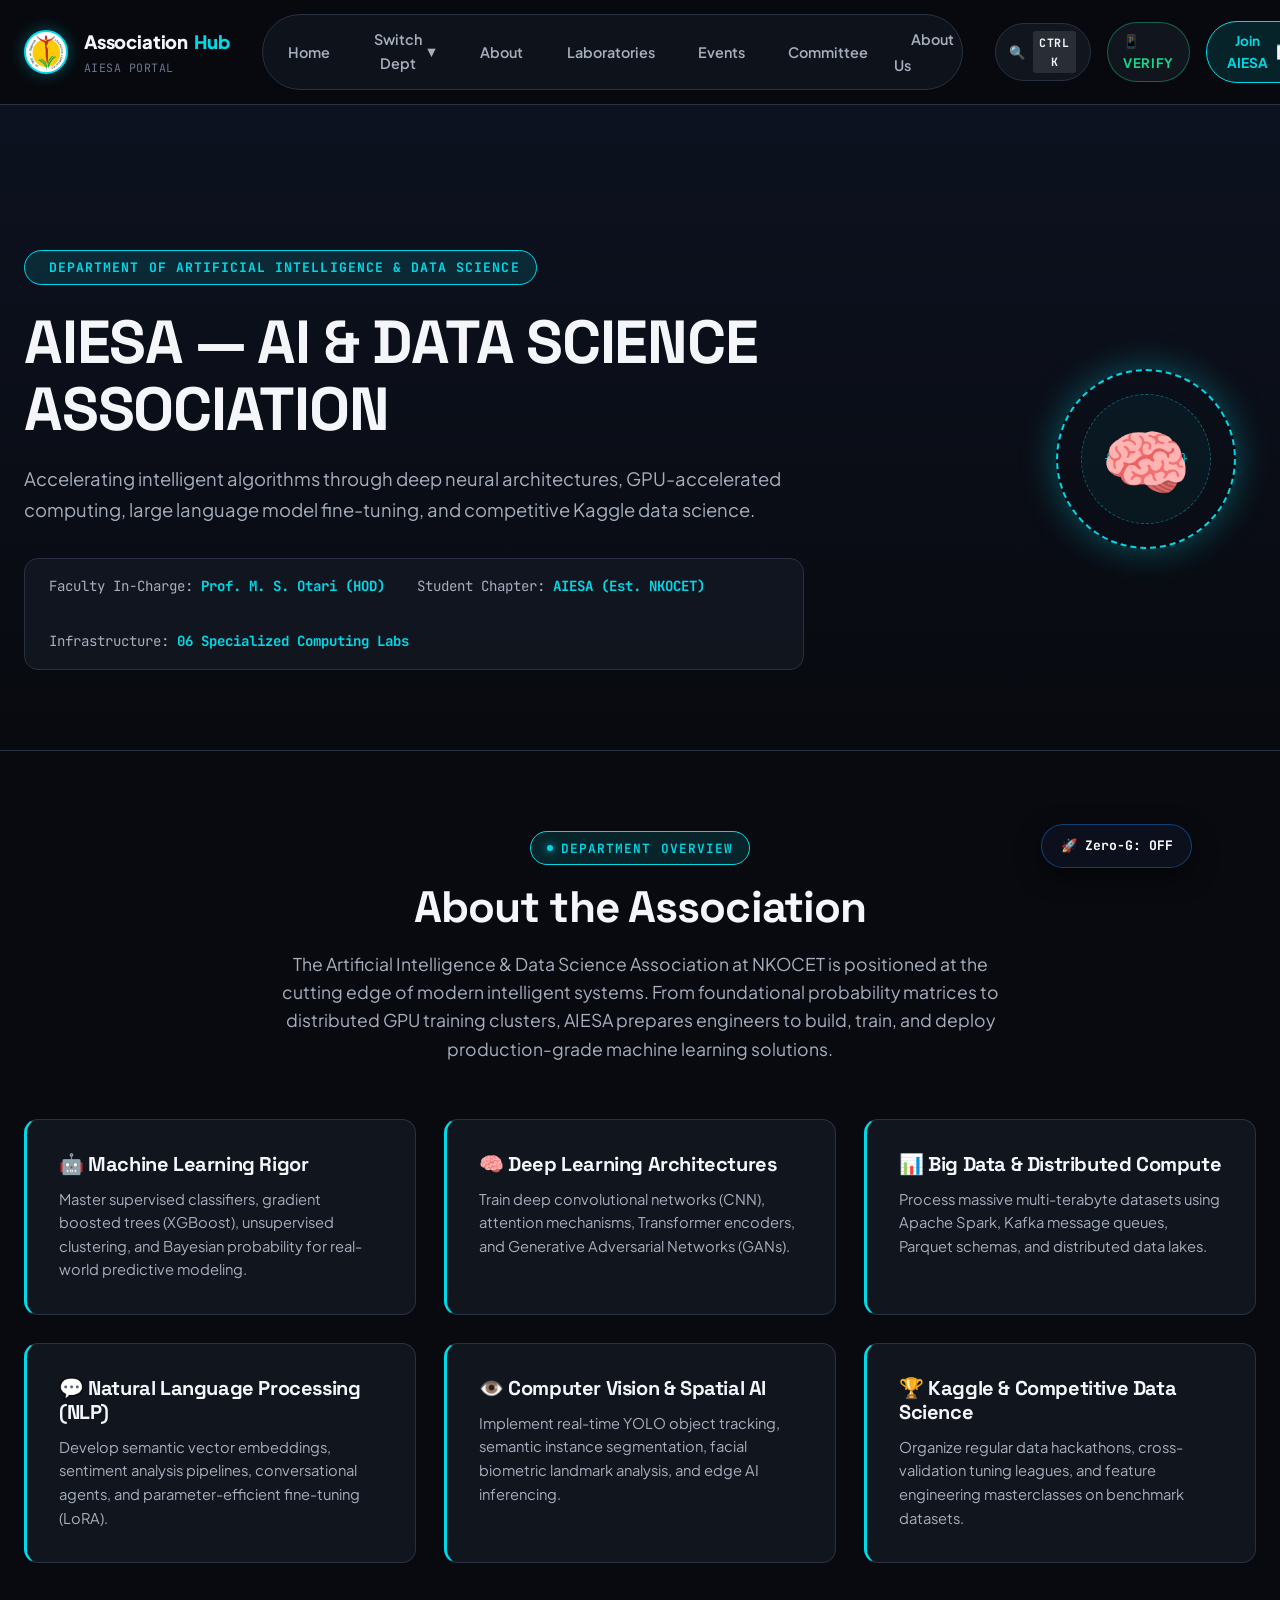
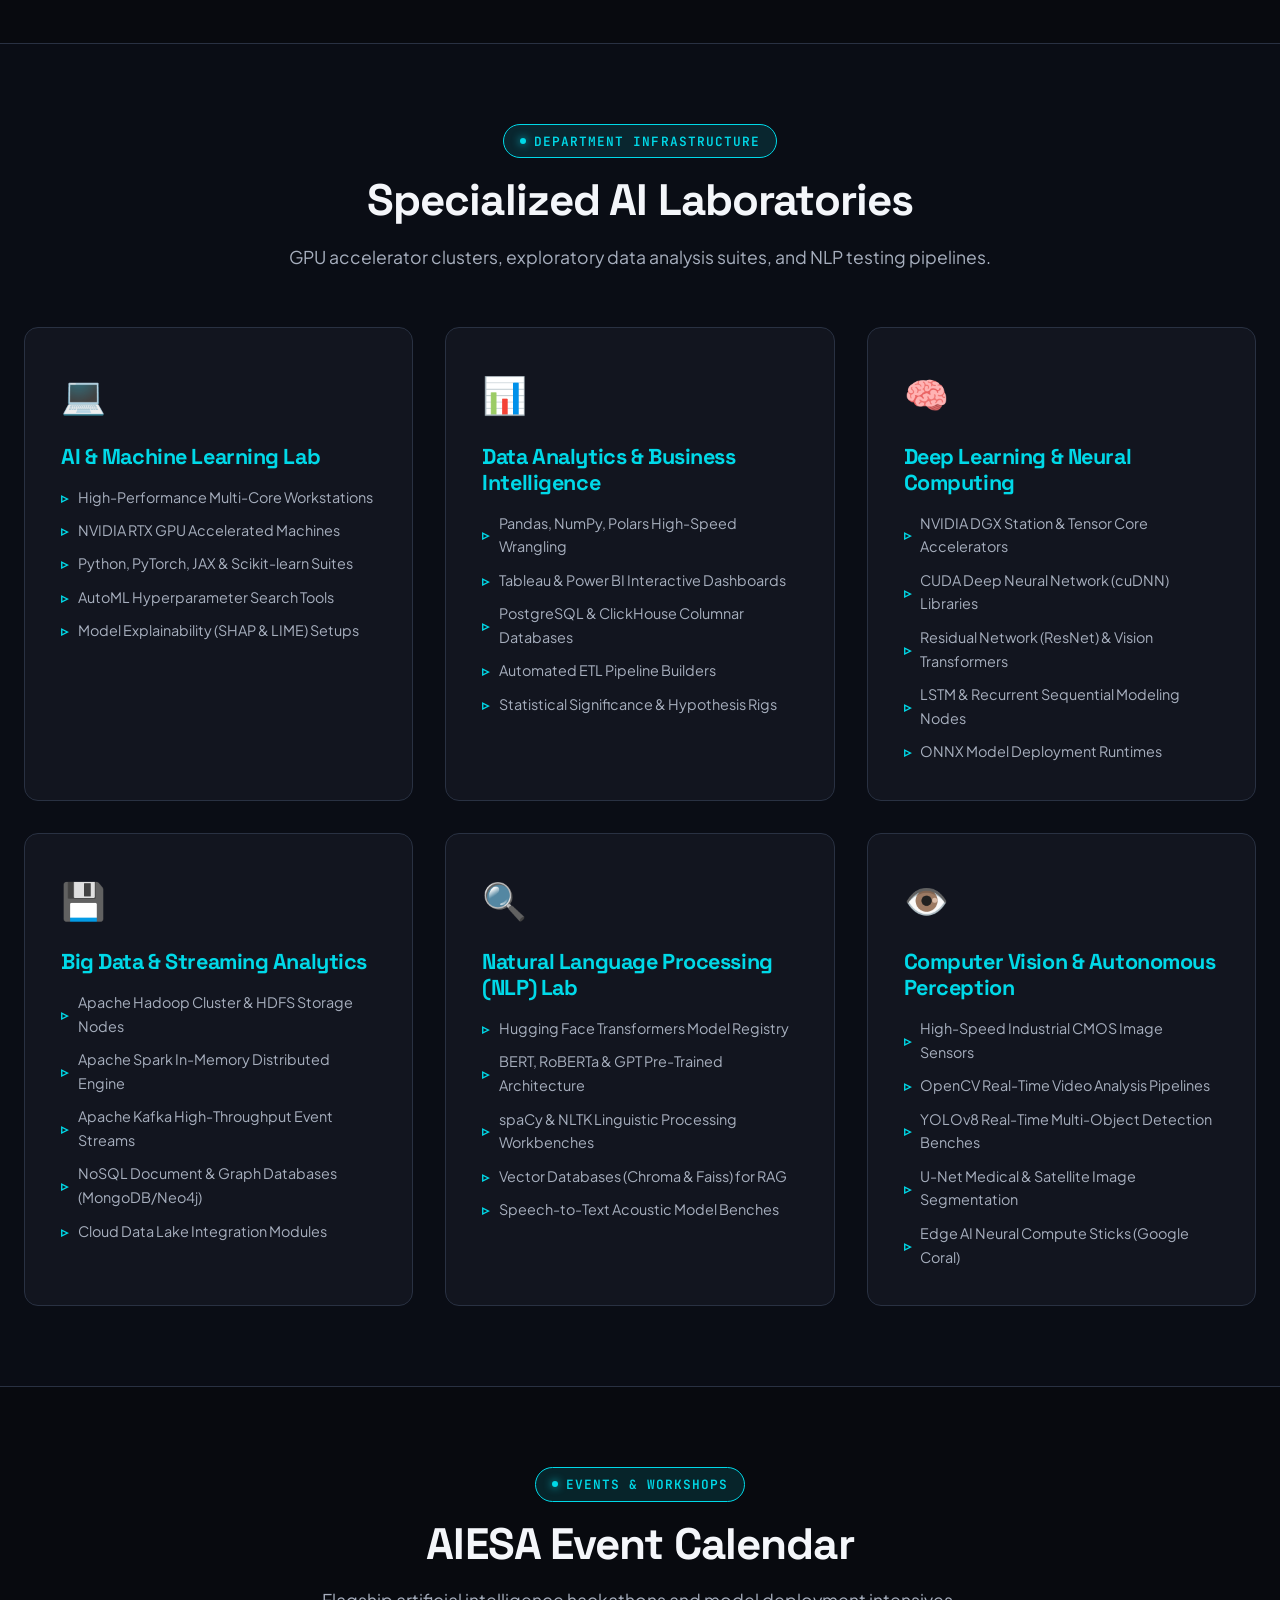
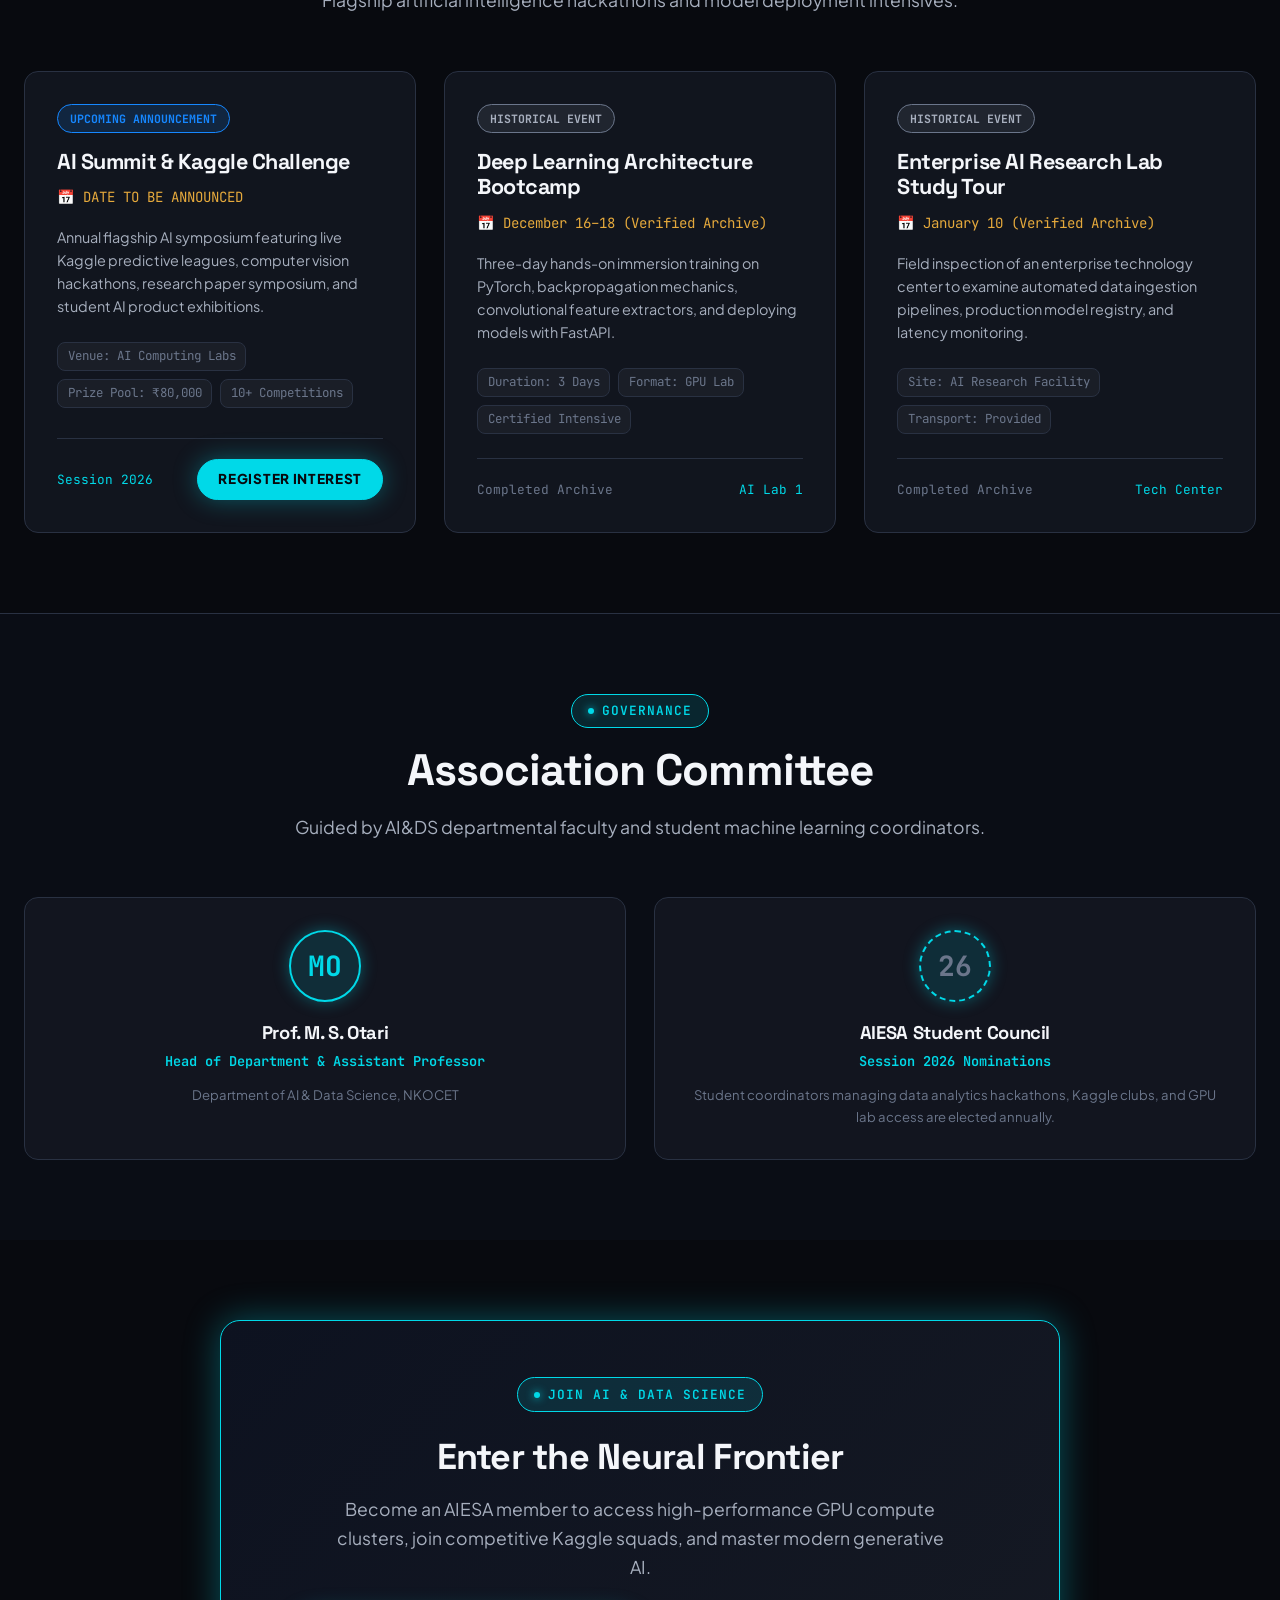
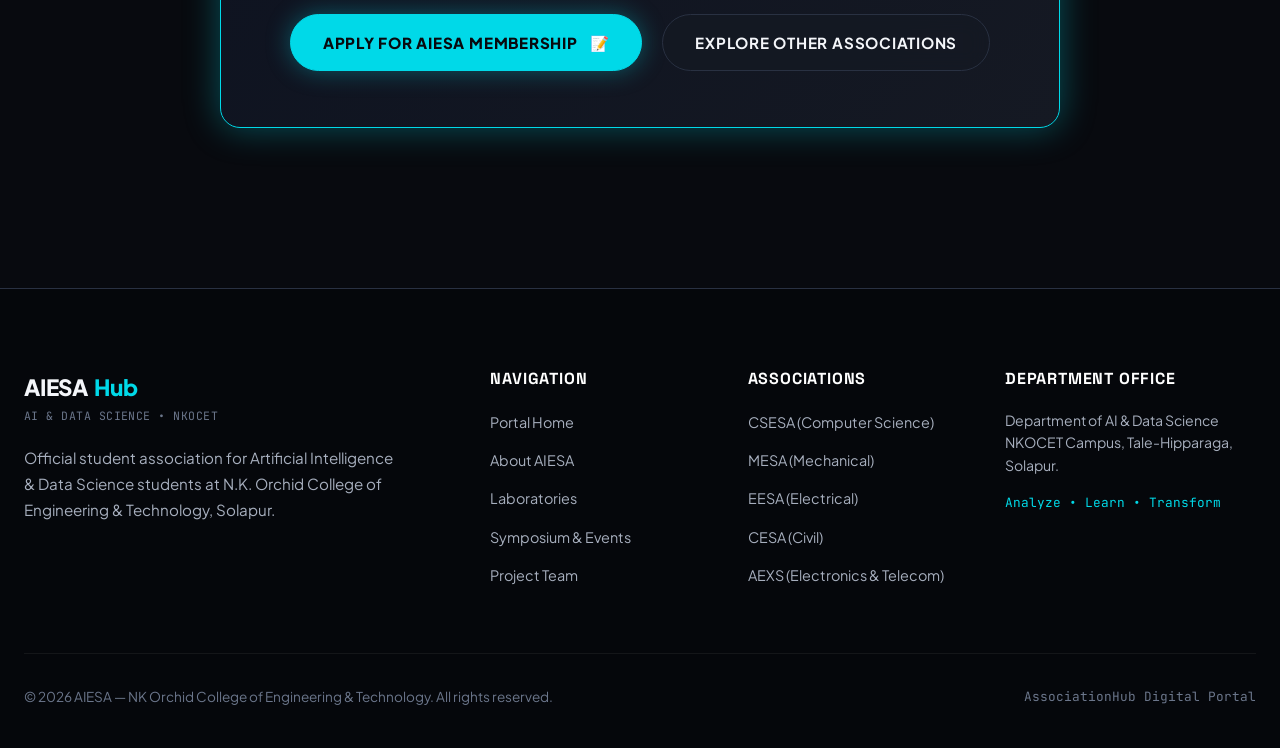
<file: aids.html>
<!DOCTYPE html>
<html lang="en" data-dept="aiesa">
<head>
  <meta charset="UTF-8">
  <meta name="viewport" content="width=device-width, initial-scale=1.0">
  <title>AIESA — AI & Data Science Association | NKOCET</title>
  <meta name="description" content="Artificial Intelligence and Data Science Association (AIESA) at NK Orchid College of Engineering & Technology.">
  
  <!-- Google Fonts -->
  <link rel="preconnect" href="https://fonts.googleapis.com">
  <link rel="preconnect" href="https://fonts.gstatic.com" crossorigin>
  <link href="https://fonts.googleapis.com/css2?family=Plus+Jakarta+Sans:wght@300;400;500;600;700;800&family=Space+Grotesk:wght@500;700;800&family=JetBrains+Mono:wght@400;500;700&display=swap" rel="stylesheet">
  
  <!-- Master Stylesheet -->
  <link rel="stylesheet" href="css.css">
</head>
<body>

  <!-- Navigation Bar -->
  <header class="site-header" id="site-header">
    <div class="container nav-container">
      <a href="index.html" class="brand-link" aria-label="AssociationHub Home">
        <div class="brand-logo-frame">
          <img src="nkocet logo.png.webp" alt="NKOCET Logo" class="brand-logo-img" onerror="this.style.display='none'; this.parentElement.innerHTML='<span style=\'font-weight:800;color:#080A0F;\'>NK</span>'">
        </div>
        <div class="brand-text">
          <span class="brand-title">Association<span>Hub</span></span>
          <span class="brand-subtitle">AIESA Portal</span>
        </div>
      </a>

      <!-- Desktop Navigation -->
      <nav aria-label="Primary Navigation">
        <ul class="nav-menu">
          <li><a href="index.html" class="nav-link">Home</a></li>
          
          <!-- Quick Department Dropdown -->
          <li class="nav-dropdown">
            <button class="nav-dropdown-trigger" type="button" aria-haspopup="true" aria-expanded="false">
              <span>Switch Dept</span>
              <span class="nav-dropdown-chevron">▼</span>
            </button>
            <ul class="nav-dropdown-menu">
              <li><a href="cep-cesa.html" class="nav-dropdown-link"><span class="dept-pill-dot csesa"></span>CSESA — Computer Science</a></li>
              <li><a href="cep-mesa.html" class="nav-dropdown-link"><span class="dept-pill-dot mesa"></span>MESA — Mechanical Engg</a></li>
              <li><a href="esa.html" class="nav-dropdown-link"><span class="dept-pill-dot eesa"></span>EESA — Electrical Engg</a></li>
              <li><a href="civil.html" class="nav-dropdown-link"><span class="dept-pill-dot cesa"></span>CESA — Civil Engineering</a></li>
              <li><a href="entc.html" class="nav-dropdown-link"><span class="dept-pill-dot aexs"></span>AEXS — Electronics & Telecom</a></li>
              <li><a href="aids.html" class="nav-dropdown-link"><span class="dept-pill-dot aiesa"></span>AIESA — AI & Data Science</a></li>
            </ul>
          </li>

          <li><a href="#about" class="nav-link">About</a></li>
          <li><a href="#labs" class="nav-link">Laboratories</a></li>
          <li><a href="#events" class="nav-link">Events</a></li>
          <li><a href="#committee" class="nav-link">Committee</a></li>
          <li><a href="cep-about us.html" class="nav-link">About Us</a></li>
        </ul>
      </nav>

      <div class="nav-action">
        <button type="button" class="btn-secondary" onclick="openSpotlightSearch()" style="padding: 0.45rem 0.85rem; font-size: 0.82rem; display: inline-flex; align-items: center; gap: 0.4rem;" title="Spotlight Quick Search (Ctrl + K)">
          <span>🔍</span>
          <span style="font-size: 0.72rem; background: rgba(255, 255, 255, 0.1); padding: 0.1rem 0.4rem; border-radius: 3px; font-family: var(--font-mono);">Ctrl K</span>
        </button>
        <a href="verify.html" class="btn-secondary" style="padding: 0.45rem 0.95rem; font-size: 0.82rem; border-color: rgba(25, 214, 140, 0.4); color: #19D68C; text-decoration: none; display: inline-flex; align-items: center; gap: 0.4rem;">
          <span>📱 Verify</span>
        </a>

        <button type="button" class="btn-nav-accent" onclick="openMembershipModal('AIESA')">
          <span>Join AIESA</span>
          <span>📝</span>
        </button>

        <!-- Mobile Toggle Button -->
        <button class="mobile-toggle" aria-label="Toggle Navigation Menu" aria-expanded="false">
          <span></span>
          <span></span>
          <span></span>
        </button>
      </div>
    </div>
  </header>

  <!-- Mobile Menu Drawer -->
  <aside class="mobile-drawer" aria-label="Mobile Navigation">
    <div>
      <div class="brand-text" style="margin-bottom: 2rem;">
        <span class="brand-title" style="font-size: 1.4rem;">AIESA<span>Hub</span></span>
        <span class="brand-subtitle">AI & Data Science</span>
      </div>
      <ul class="mobile-nav-list">
        <li><a href="index.html" class="mobile-nav-link">Home</a></li>
        <li><a href="#about" class="mobile-nav-link">About AIESA</a></li>
        <li><a href="#labs" class="mobile-nav-link">Laboratories</a></li>
        <li><a href="#events" class="mobile-nav-link">Events</a></li>
        <li><a href="#committee" class="mobile-nav-link">Committee</a></li>
        <li><a href="cep-about us.html" class="mobile-nav-link">👥 About Project Team</a></li>
        <li style="padding: 0.5rem 0; font-size: 0.75rem; text-transform: uppercase; color: var(--accent-aiesa); letter-spacing: 0.05em; font-weight: 700;">Switch Department:</li>
        <li><a href="cep-cesa.html" class="mobile-nav-link">💻 CSESA (Computer Science)</a></li>
        <li><a href="cep-mesa.html" class="mobile-nav-link">⚙️ MESA (Mechanical)</a></li>
        <li><a href="esa.html" class="mobile-nav-link">⚡ EESA (Electrical)</a></li>
        <li><a href="civil.html" class="mobile-nav-link">🏗️ CESA (Civil)</a></li>
        <li><a href="entc.html" class="mobile-nav-link">📡 AEXS (ENTC)</a></li>
        <li style="margin-top: 0.75rem;"><button class="btn-primary" style="width: 100%; justify-content: center;" onclick="openMembershipModal('AIESA')"><span>Join AIESA</span><span>📝</span></button></li>
      </ul>
    </div>
    <div style="font-size: 0.8rem; color: var(--color-text-muted); font-family: var(--font-mono);">
      © 2026 AIESA • NKOCET
    </div>
  </aside>
  <div class="mobile-overlay" aria-hidden="true"></div>

  <!-- Unique Department Hero (Neural Cyan / Synapse Concept) -->
  <section class="dept-hero">
    <div class="container dept-hero-grid">
      <div class="dept-hero-content">
        <div class="dept-eyebrow">
          <span class="dot"></span>
          <span>Department of Artificial Intelligence & Data Science</span>
        </div>

        <h1 class="dept-hero-title">
          AIESA — AI & DATA SCIENCE ASSOCIATION
        </h1>

        <p class="dept-hero-desc">
          Accelerating intelligent algorithms through deep neural architectures, GPU-accelerated computing, large language model fine-tuning, and competitive Kaggle data science.
        </p>

        <div class="dept-meta-bar">
          <div class="dept-meta-item">
            <span>Faculty In-Charge:</span>
            <strong>Prof. M. S. Otari (HOD)</strong>
          </div>
          <div class="dept-meta-item">
            <span>Student Chapter:</span>
            <strong>AIESA (Est. NKOCET)</strong>
          </div>
          <div class="dept-meta-item">
            <span>Infrastructure:</span>
            <strong>06 Specialized Computing Labs</strong>
          </div>
        </div>
      </div>

      <!-- Department Neural Node Motif Visual -->
      <div class="dept-hero-visual" aria-hidden="true">
        <div class="dept-visual-circle" style="border-color: var(--accent-aiesa); box-shadow: 0 0 35px var(--glow-aiesa);">
          <div style="width: 130px; height: 130px; border-radius: 50%; border: 1px dashed rgba(0, 217, 232, 0.4); display: flex; align-items: center; justify-content: center; background: rgba(0, 217, 232, 0.05);">
            <span style="font-family: var(--font-mono); font-size: 0.75rem; color: var(--accent-aiesa);">{NEURAL_NET}</span>
          </div>
        </div>
        <div class="dept-visual-icon">🧠</div>
      </div>
    </div>
  </section>

  <!-- About Association Section -->
  <section class="section" id="about">
    <div class="container">
      <div class="section-title-wrap">
        <div class="section-badge">
          <span class="dot"></span>
          <span>Department Overview</span>
        </div>
        <h2 class="section-title">About the Association</h2>
        <p class="section-subtitle">
          The Artificial Intelligence & Data Science Association at NKOCET is positioned at the cutting edge of modern intelligent systems. From foundational probability matrices to distributed GPU training clusters, AIESA prepares engineers to build, train, and deploy production-grade machine learning solutions.
        </p>
      </div>

      <!-- Objectives Grid -->
      <div id="objectives" class="objectives-grid">
        <div class="objective-card">
          <h3>🤖 Machine Learning Rigor</h3>
          <p>Master supervised classifiers, gradient boosted trees (XGBoost), unsupervised clustering, and Bayesian probability for real-world predictive modeling.</p>
        </div>

        <div class="objective-card">
          <h3>🧠 Deep Learning Architectures</h3>
          <p>Train deep convolutional networks (CNN), attention mechanisms, Transformer encoders, and Generative Adversarial Networks (GANs).</p>
        </div>

        <div class="objective-card">
          <h3>📊 Big Data & Distributed Compute</h3>
          <p>Process massive multi-terabyte datasets using Apache Spark, Kafka message queues, Parquet schemas, and distributed data lakes.</p>
        </div>

        <div class="objective-card">
          <h3>💬 Natural Language Processing (NLP)</h3>
          <p>Develop semantic vector embeddings, sentiment analysis pipelines, conversational agents, and parameter-efficient fine-tuning (LoRA).</p>
        </div>

        <div class="objective-card">
          <h3>👁️ Computer Vision & Spatial AI</h3>
          <p>Implement real-time YOLO object tracking, semantic instance segmentation, facial biometric landmark analysis, and edge AI inferencing.</p>
        </div>

        <div class="objective-card">
          <h3>🏆 Kaggle & Competitive Data Science</h3>
          <p>Organize regular data hackathons, cross-validation tuning leagues, and feature engineering masterclasses on benchmark datasets.</p>
        </div>
      </div>
    </div>
  </section>

  <!-- Department Laboratories Section (Verified 6 Labs) -->
  <section class="section" id="labs" style="background: rgba(13, 18, 32, 0.4); border-top: 1px solid var(--color-border-subtle); border-bottom: 1px solid var(--color-border-subtle);">
    <div class="container">
      <div class="section-title-wrap">
        <div class="section-badge">
          <span class="dot"></span>
          <span>Department Infrastructure</span>
        </div>
        <h2 class="section-title">Specialized AI Laboratories</h2>
        <p class="section-subtitle">
          GPU accelerator clusters, exploratory data analysis suites, and NLP testing pipelines.
        </p>
      </div>

      <div class="labs-grid">
        <!-- Lab 1 -->
        <div class="lab-card">
          <div class="lab-icon">💻</div>
          <h3>AI & Machine Learning Lab</h3>
          <ul>
            <li>High-Performance Multi-Core Workstations</li>
            <li>NVIDIA RTX GPU Accelerated Machines</li>
            <li>Python, PyTorch, JAX & Scikit-learn Suites</li>
            <li>AutoML Hyperparameter Search Tools</li>
            <li>Model Explainability (SHAP & LIME) Setups</li>
          </ul>
        </div>

        <!-- Lab 2 -->
        <div class="lab-card">
          <div class="lab-icon">📊</div>
          <h3>Data Analytics & Business Intelligence</h3>
          <ul>
            <li>Pandas, NumPy, Polars High-Speed Wrangling</li>
            <li>Tableau & Power BI Interactive Dashboards</li>
            <li>PostgreSQL & ClickHouse Columnar Databases</li>
            <li>Automated ETL Pipeline Builders</li>
            <li>Statistical Significance & Hypothesis Rigs</li>
          </ul>
        </div>

        <!-- Lab 3 -->
        <div class="lab-card">
          <div class="lab-icon">🧠</div>
          <h3>Deep Learning & Neural Computing</h3>
          <ul>
            <li>NVIDIA DGX Station & Tensor Core Accelerators</li>
            <li>CUDA Deep Neural Network (cuDNN) Libraries</li>
            <li>Residual Network (ResNet) & Vision Transformers</li>
            <li>LSTM & Recurrent Sequential Modeling Nodes</li>
            <li>ONNX Model Deployment Runtimes</li>
          </ul>
        </div>

        <!-- Lab 4 -->
        <div class="lab-card">
          <div class="lab-icon">💾</div>
          <h3>Big Data & Streaming Analytics</h3>
          <ul>
            <li>Apache Hadoop Cluster & HDFS Storage Nodes</li>
            <li>Apache Spark In-Memory Distributed Engine</li>
            <li>Apache Kafka High-Throughput Event Streams</li>
            <li>NoSQL Document & Graph Databases (MongoDB/Neo4j)</li>
            <li>Cloud Data Lake Integration Modules</li>
          </ul>
        </div>

        <!-- Lab 5 -->
        <div class="lab-card">
          <div class="lab-icon">🔍</div>
          <h3>Natural Language Processing (NLP) Lab</h3>
          <ul>
            <li>Hugging Face Transformers Model Registry</li>
            <li>BERT, RoBERTa & GPT Pre-Trained Architecture</li>
            <li>spaCy & NLTK Linguistic Processing Workbenches</li>
            <li>Vector Databases (Chroma & Faiss) for RAG</li>
            <li>Speech-to-Text Acoustic Model Benches</li>
          </ul>
        </div>

        <!-- Lab 6 -->
        <div class="lab-card">
          <div class="lab-icon">👁️</div>
          <h3>Computer Vision & Autonomous Perception</h3>
          <ul>
            <li>High-Speed Industrial CMOS Image Sensors</li>
            <li>OpenCV Real-Time Video Analysis Pipelines</li>
            <li>YOLOv8 Real-Time Multi-Object Detection Benches</li>
            <li>U-Net Medical & Satellite Image Segmentation</li>
            <li>Edge AI Neural Compute Sticks (Google Coral)</li>
          </ul>
        </div>
      </div>
    </div>
  </section>

  <!-- Events Section -->
  <section class="section" id="events">
    <div class="container">
      <div class="section-title-wrap">
        <div class="section-badge">
          <span class="dot"></span>
          <span>Events & Workshops</span>
        </div>
        <h2 class="section-title">AIESA Event Calendar</h2>
        <p class="section-subtitle">
          Flagship artificial intelligence hackathons and model deployment intensives.
        </p>
      </div>

      <div class="events-grid">
        <!-- Event 1: AI Summit -->
        <article class="event-card">
          <div>
            <span class="event-status-badge status-upcoming">Upcoming Announcement</span>
            <h3 class="event-title">AI Summit & Kaggle Challenge</h3>
            <div class="event-date-row">
              <span>📅</span>
              <span>DATE TO BE ANNOUNCED</span>
            </div>
            <p class="event-details">
              Annual flagship AI symposium featuring live Kaggle predictive leagues, computer vision hackathons, research paper symposium, and student AI product exhibitions.
            </p>
            <div class="event-meta-tags">
              <span class="event-tag">Venue: AI Computing Labs</span>
              <span class="event-tag">Prize Pool: ₹80,000</span>
              <span class="event-tag">10+ Competitions</span>
            </div>
          </div>
          <div class="event-footer">
            <span style="font-family: var(--font-mono); font-size: 0.8rem; color: var(--accent-aiesa);">Session 2026</span>
            <button class="btn-primary" style="padding: 0.5rem 1.25rem; font-size: 0.85rem;" onclick="showInteractiveModal('AI Summit 2026', 'Official competition guidelines and dataset access will be published upon departmental notification.')">Register Interest</button>
          </div>
        </article>

        <!-- Event 2: Deep Learning Bootcamp (Historical) -->
        <article class="event-card">
          <div>
            <span class="event-status-badge status-past">Historical Event</span>
            <h3 class="event-title">Deep Learning Architecture Bootcamp</h3>
            <div class="event-date-row">
              <span>📅</span>
              <span>December 16–18 (Verified Archive)</span>
            </div>
            <p class="event-details">
              Three-day hands-on immersion training on PyTorch, backpropagation mechanics, convolutional feature extractors, and deploying models with FastAPI.
            </p>
            <div class="event-meta-tags">
              <span class="event-tag">Duration: 3 Days</span>
              <span class="event-tag">Format: GPU Lab</span>
              <span class="event-tag">Certified Intensive</span>
            </div>
          </div>
          <div class="event-footer">
            <span style="font-family: var(--font-mono); font-size: 0.8rem; color: var(--color-text-muted);">Completed Archive</span>
            <span style="font-family: var(--font-mono); font-size: 0.8rem; color: var(--accent-aiesa);">AI Lab 1</span>
          </div>
        </article>

        <!-- Event 3: Industry AI Lab Visit (Historical) -->
        <article class="event-card">
          <div>
            <span class="event-status-badge status-past">Historical Event</span>
            <h3 class="event-title">Enterprise AI Research Lab Study Tour</h3>
            <div class="event-date-row">
              <span>📅</span>
              <span>January 10 (Verified Archive)</span>
            </div>
            <p class="event-details">
              Field inspection of an enterprise technology center to examine automated data ingestion pipelines, production model registry, and latency monitoring.
            </p>
            <div class="event-meta-tags">
              <span class="event-tag">Site: AI Research Facility</span>
              <span class="event-tag">Transport: Provided</span>
            </div>
          </div>
          <div class="event-footer">
            <span style="font-family: var(--font-mono); font-size: 0.8rem; color: var(--color-text-muted);">Completed Archive</span>
            <span style="font-family: var(--font-mono); font-size: 0.8rem; color: var(--accent-aiesa);">Tech Center</span>
          </div>
        </article>
      </div>
    </div>
  </section>

  <!-- Committee Section (Truthful, non-fabricated) -->
  <section class="section" id="committee" style="background: rgba(13, 18, 32, 0.4); border-top: 1px solid var(--color-border-subtle);">
    <div class="container">
      <div class="section-title-wrap">
        <div class="section-badge">
          <span class="dot"></span>
          <span>Governance</span>
        </div>
        <h2 class="section-title">Association Committee</h2>
        <p class="section-subtitle">
          Guided by AI&DS departmental faculty and student machine learning coordinators.
        </p>
      </div>

      <div class="committee-grid">
        <div class="committee-card">
          <div class="committee-avatar" style="border-color: var(--accent-aiesa); color: var(--accent-aiesa); background: var(--subtle-aiesa);">MO</div>
          <h3 class="committee-name">Prof. M. S. Otari</h3>
          <div class="committee-role">Head of Department & Assistant Professor</div>
          <p class="committee-note">Department of AI & Data Science, NKOCET</p>
        </div>

        <div class="committee-card">
          <div class="committee-avatar" style="border-style: dashed; color: var(--color-text-muted);">26</div>
          <h3 class="committee-name">AIESA Student Council</h3>
          <div class="committee-role">Session 2026 Nominations</div>
          <p class="committee-note">Student coordinators managing data analytics hackathons, Kaggle clubs, and GPU lab access are elected annually.</p>
        </div>
      </div>
    </div>
  </section>

  <!-- Membership CTA Box -->
  <section class="section">
    <div class="container">
      <div class="cta-box" style="border-color: var(--accent-aiesa); box-shadow: 0 0 35px var(--glow-aiesa);">
        <span class="section-badge" style="border-color: var(--accent-aiesa); color: var(--accent-aiesa); background: var(--subtle-aiesa); margin-bottom: 1.5rem;">
          <span class="dot" style="background: var(--accent-aiesa); box-shadow: 0 0 8px var(--accent-aiesa);"></span>
          <span>Join AI & Data Science</span>
        </span>
        <h2>Enter the Neural Frontier</h2>
        <p>
          Become an AIESA member to access high-performance GPU compute clusters, join competitive Kaggle squads, and master modern generative AI.
        </p>
        <div class="cta-buttons">
          <button class="btn-primary" style="background: var(--accent-aiesa); border-color: var(--accent-aiesa); box-shadow: 0 0 25px var(--glow-aiesa);" onclick="openMembershipModal('AIESA')">
            <span>APPLY FOR AIESA MEMBERSHIP</span>
            <span>📝</span>
          </button>
          <a href="index.html#associations" class="btn-secondary">
            <span>EXPLORE OTHER ASSOCIATIONS</span>
          </a>
        </div>
      </div>
    </div>
  </section>

  <!-- Interactive Modal & Back to Top -->
  <div id="interactive-modal-overlay" class="interactive-modal-overlay" role="dialog" aria-modal="true">
    <div class="interactive-modal">
      <h3 id="modal-title">Notification</h3>
      <p id="modal-desc">Details</p>
      <button id="modal-close-btn" class="interactive-modal-close">Close</button>
    </div>
  </div>
  <button id="back-to-top" class="btn-back-top" aria-label="Scroll back to top">↑</button>

  <!-- Footer -->
  <footer class="site-footer">
    <div class="container">
      <div class="footer-grid">
        <div class="footer-brand">
          <div class="brand-text">
            <span class="brand-title" style="font-size: 1.4rem;">AIESA<span>Hub</span></span>
            <span class="brand-subtitle">AI & Data Science • NKOCET</span>
          </div>
          <p>Official student association for Artificial Intelligence & Data Science students at N.K. Orchid College of Engineering & Technology, Solapur.</p>
        </div>

        <div class="footer-col">
          <h4>Navigation</h4>
          <ul class="footer-links">
            <li><a href="index.html">Portal Home</a></li>
            <li><a href="#about">About AIESA</a></li>
            <li><a href="#labs">Laboratories</a></li>
            <li><a href="#events">Symposium & Events</a></li>
            <li><a href="cep-about us.html">Project Team</a></li>
          </ul>
        </div>

        <div class="footer-col">
          <h4>Associations</h4>
          <ul class="footer-links">
            <li><a href="cep-cesa.html">CSESA (Computer Science)</a></li>
            <li><a href="cep-mesa.html">MESA (Mechanical)</a></li>
            <li><a href="esa.html">EESA (Electrical)</a></li>
            <li><a href="civil.html">CESA (Civil)</a></li>
            <li><a href="entc.html">AEXS (Electronics & Telecom)</a></li>
          </ul>
        </div>

        <div class="footer-col">
          <h4>Department Office</h4>
          <p style="font-size: 0.88rem; color: var(--color-text-secondary); line-height: 1.6; margin-bottom: 0.75rem;">
            Department of AI & Data Science<br>
            NKOCET Campus, Tale-Hipparaga, Solapur.
          </p>
          <span style="font-family: var(--font-mono); font-size: 0.8rem; color: var(--accent-aiesa);">Analyze • Learn • Transform</span>
        </div>
      </div>

      <div class="footer-bottom">
        <div>&copy; 2026 AIESA — NK Orchid College of Engineering & Technology. All rights reserved.</div>
        <div style="font-family: var(--font-mono); font-size: 0.8rem;">AssociationHub Digital Portal</div>
      </div>
    </div>
  </footer>

    <!-- Functional Membership Registration Modal & Acknowledgment Pass -->
  <div id="membership-modal-overlay" class="membership-modal-overlay" role="dialog" aria-modal="true" aria-labelledby="membership-title">
    <div class="membership-modal">
      <button class="membership-modal-close" aria-label="Close modal">✕</button>

      <div id="membership-form-wrap">
        <span class="quiz-badge" style="margin-bottom: 0.75rem;">Official Membership Intake 2026</span>
        <h2 id="membership-title" class="membership-modal-title">Join a Department Club</h2>
        <p class="membership-modal-subtitle">
          Submit your details to register interest in NKOCET departmental associations. Your inquiry will be registered and an official membership pass generated instantly.
        </p>

        <!-- Quick Digi-Pass Retrieval -->
        <div style="background: rgba(255, 184, 0, 0.08); border: 1px solid rgba(255, 184, 0, 0.3); border-radius: var(--radius-sm); padding: 0.65rem 0.85rem; margin-bottom: 1.1rem; display: flex; justify-content: space-between; align-items: center; flex-wrap: wrap; gap: 0.5rem;">
          <div>
            <span style="font-size: 0.82rem; font-weight: 700; color: var(--brand-gold);">🔍 Already Joined?</span>
            <span style="font-size: 0.76rem; color: var(--color-text-secondary); margin-left: 0.3rem;">Retrieve your saved Digi-Pass & QR:</span>
          </div>
          <div style="display: flex; gap: 0.4rem; align-items: center; flex: 1; min-width: 220px; justify-content: flex-end;">
            <input type="text" id="quick-pass-lookup" placeholder="Enter PRN / Roll (e.g. C-62)" style="padding: 0.32rem 0.6rem; font-size: 0.78rem; border-radius: 4px; border: 1px solid rgba(255,255,255,0.2); background: rgba(0,0,0,0.5); color: #fff; width: 150px;">
            <button type="button" class="btn-secondary" onclick="lookupStudentPass()" style="padding: 0.32rem 0.75rem; font-size: 0.78rem; white-space: nowrap;">
              <span>View Pass 🎫</span>
            </button>
          </div>
        </div>

        <form id="membership-form">
          <div class="form-group-grid">
            <div class="form-group">
              <label for="member-name" class="form-label">Full Name *</label>
              <input type="text" id="member-name" class="form-input" placeholder="e.g. Rahul Patil" required>
            </div>
            <div class="form-group">
              <label for="member-roll" class="form-label">Roll No / PRN *</label>
              <input type="text" id="member-roll" class="form-input" placeholder="e.g. C-62 or EN2024..." required>
            </div>
          </div>

          <div class="form-group">
            <label for="member-email" class="form-label">Student Gmail / College Email (Optional)</label>
            <input type="email" id="member-email" class="form-input" placeholder="e.g. yourname@gmail.com">
          </div>


          <div class="form-group-grid">
            <div class="form-group">
              <label for="member-dept" class="form-label">Your Branch *</label>
              <select id="member-dept" class="form-select" required>
                <option value="Computer Science & Engineering">Computer Science & Engg</option>
                <option value="Mechanical Engineering">Mechanical Engg</option>
                <option value="Electrical Engineering">Electrical Engg</option>
                <option value="Civil Engineering">Civil Engg</option>
                <option value="Electronics & Telecommunication">Electronics & Telecom</option>
                <option value="AI & Data Science">AI & Data Science</option>
                <option value="First Year Engineering">First Year (General)</option>
              </select>
            </div>
            <div class="form-group">
              <label for="member-year" class="form-label">Academic Year *</label>
              <select id="member-year" class="form-select" required>
                <option value="First Year (FY)">First Year (FY)</option>
                <option value="Second Year (SY)" selected>Second Year (SY)</option>
                <option value="Third Year (TY)">Third Year (TY)</option>
                <option value="Final Year (B.Tech)">Final Year (B.Tech)</option>
              </select>
            </div>
          </div>

          <div class="form-group">
            <label for="member-association" class="form-label">Target Association *</label>
            <select id="member-association" class="form-select" required>
              <option value="CSESA">CSESA — Computer Science & Engineering</option>
              <option value="MESA">MESA — Mechanical Engineering</option>
              <option value="EESA">EESA — Electrical Engineering</option>
              <option value="CESA">CESA — Civil Engineering</option>
              <option value="AEXS">AEXS — Electronics & Telecommunication</option>
              <option value="AIESA">AIESA — Artificial Intelligence & Data Science</option>
            </select>
          </div>

          <div class="form-group">
            <label for="member-interest" class="form-label">Technical Interests & Skills (Optional)</label>
            <input type="text" id="member-interest" class="form-input" placeholder="e.g. Python, Web Design, CAD, Robotics, Event Hosting...">
          </div>

          <button type="submit" class="btn-primary" style="width: 100%; justify-content: center; margin-top: 1rem; padding: 0.85rem;">
            <span>GENERATE DIGITAL MEMBERSHIP PASS</span>
            <span>→</span>
          </button>
        </form>
      </div>

      <div id="membership-pass-container" style="display: none;">
        <!-- Rendered dynamically by main.js upon submission -->
      </div>
    </div>
  </div>

  <!-- Core JavaScript -->
  <script src="api-config.js"></script>
  <script src="main.js?v=20261101_v5"></script>
  <!-- Spotlight Quick Command Search Overlay (Ctrl + K) -->
  <div id="spotlight-overlay" class="spotlight-overlay" role="dialog" aria-modal="true" aria-label="Spotlight Search">
    <div class="spotlight-modal">
      <div class="spotlight-header">
        <span style="font-size: 1.25rem;">🔍</span>
        <input type="text" id="spotlight-input" class="spotlight-input" placeholder="Search departments, events, discussions, actions... (Esc to close)" autocomplete="off">
        <span style="font-size: 0.75rem; background: rgba(255, 255, 255, 0.1); padding: 0.2rem 0.5rem; border-radius: 4px; font-family: var(--font-mono); color: var(--color-text-muted);">ESC</span>
      </div>
      <div id="spotlight-results" class="spotlight-results"></div>
      <div class="spotlight-footer">
        <span>Navigation: <kbd style="background:rgba(255,255,255,0.1); padding:0.1rem 0.35rem; border-radius:3px;">↑</kbd> <kbd style="background:rgba(255,255,255,0.1); padding:0.1rem 0.35rem; border-radius:3px;">↓</kbd> to navigate, <kbd style="background:rgba(255,255,255,0.1); padding:0.1rem 0.35rem; border-radius:3px;">↵</kbd> to select</span>
        <span style="color: var(--brand-gold);">NKOCET AssociationHub 2026</span>
      </div>
    </div>
  </div>
  <div id="toast-container" aria-live="polite"></div>

</body>
</html>
</file>
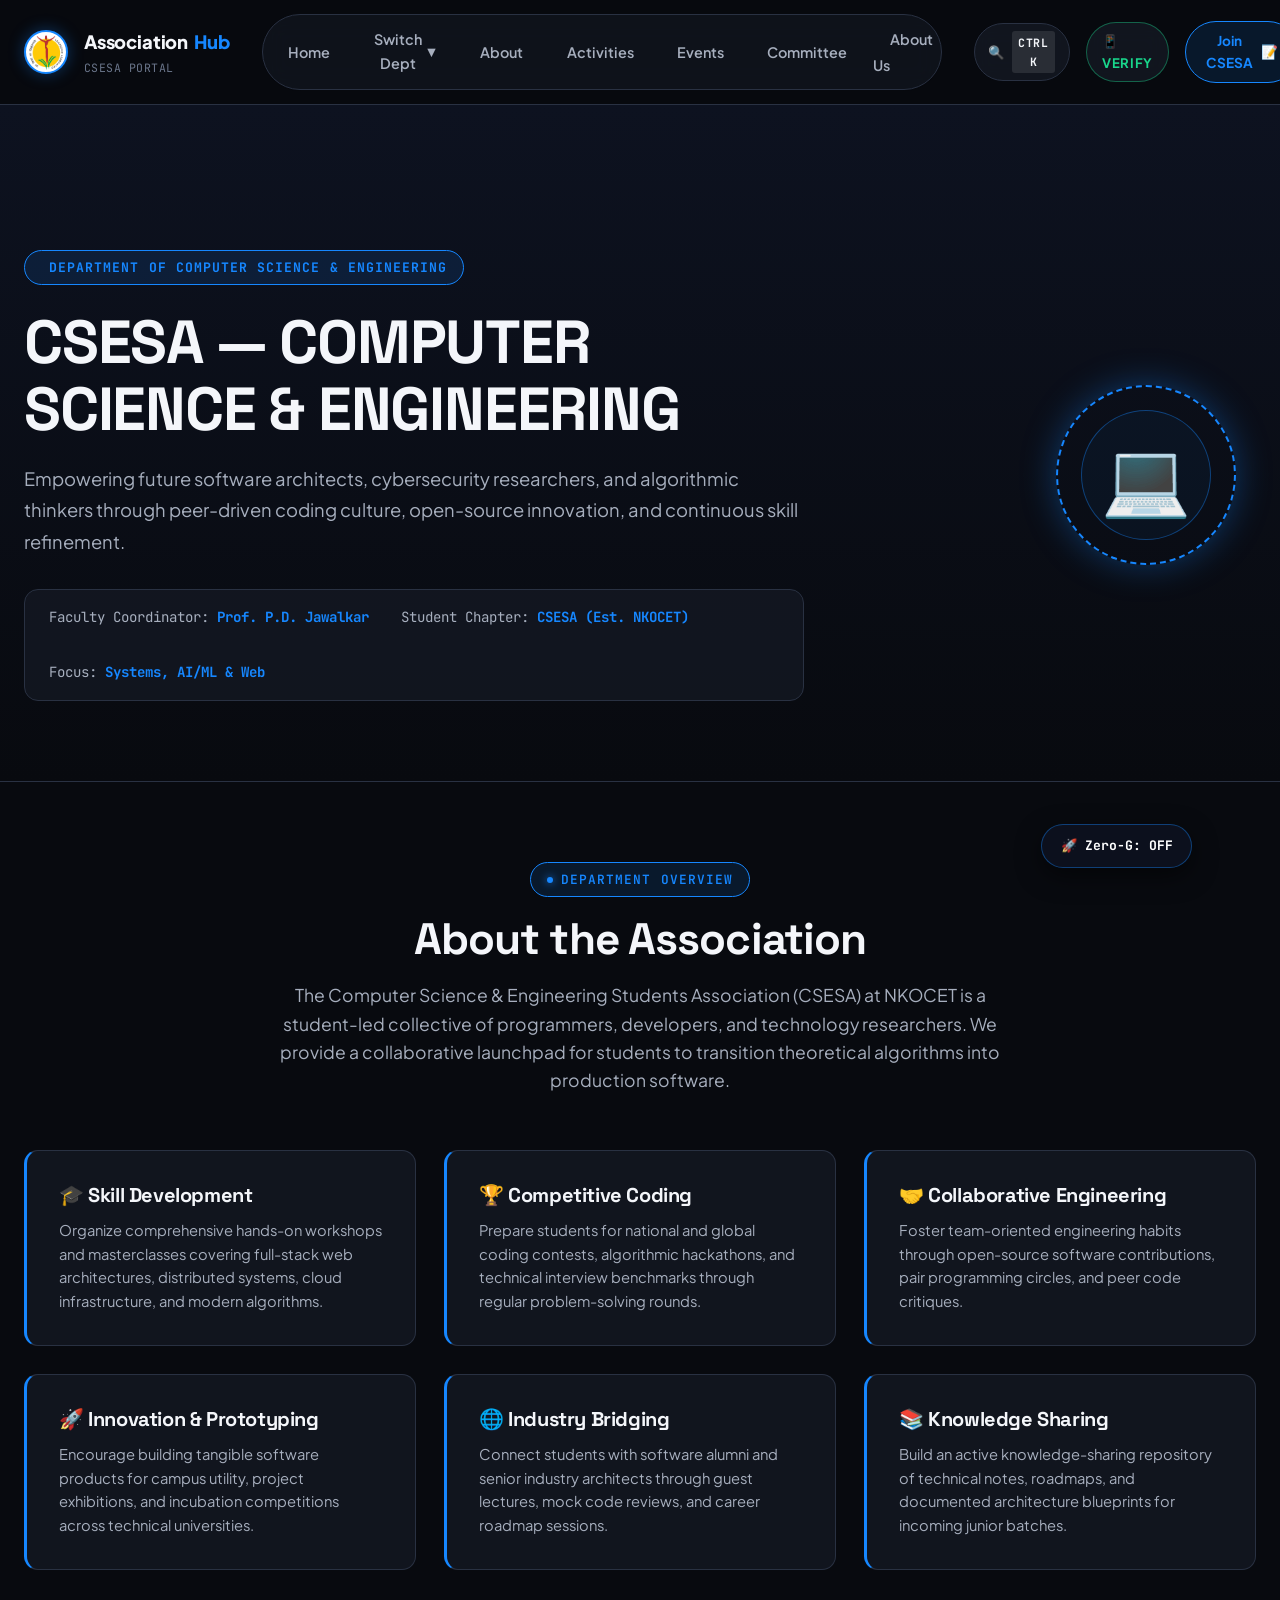
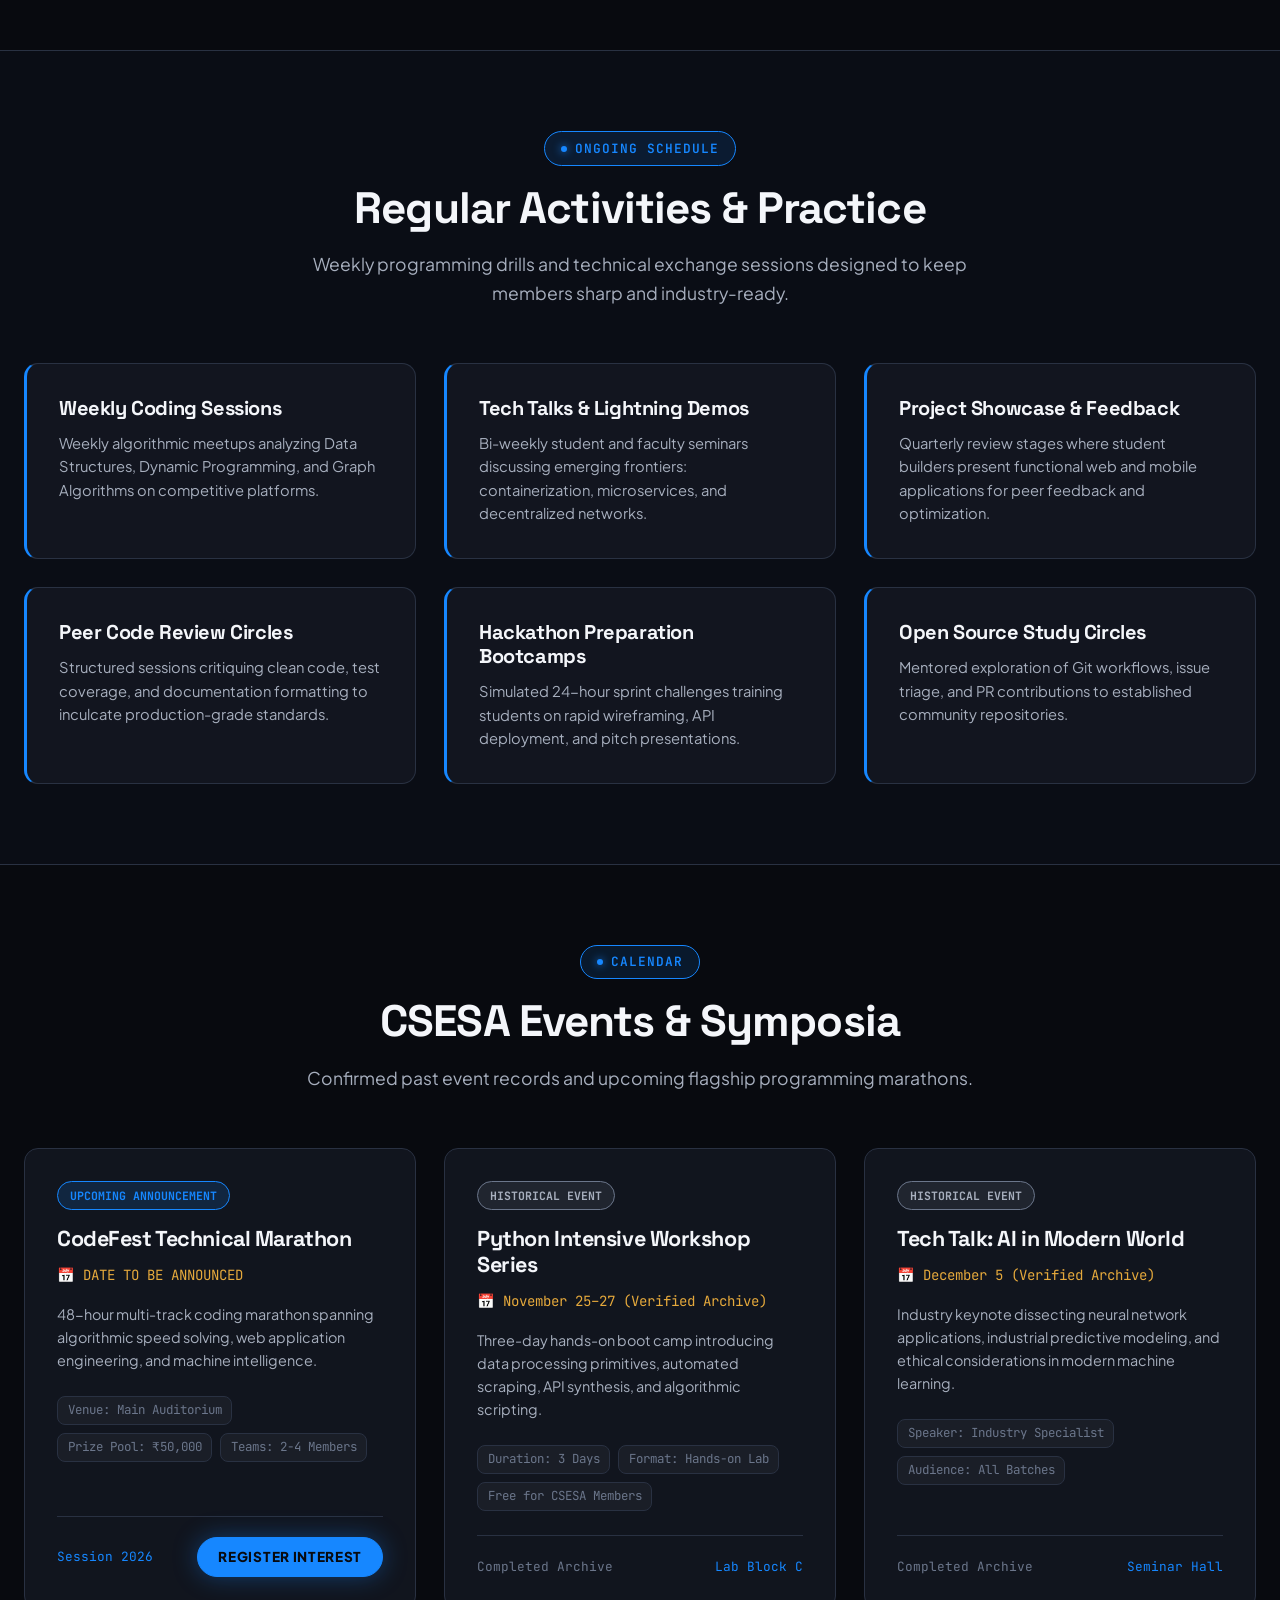
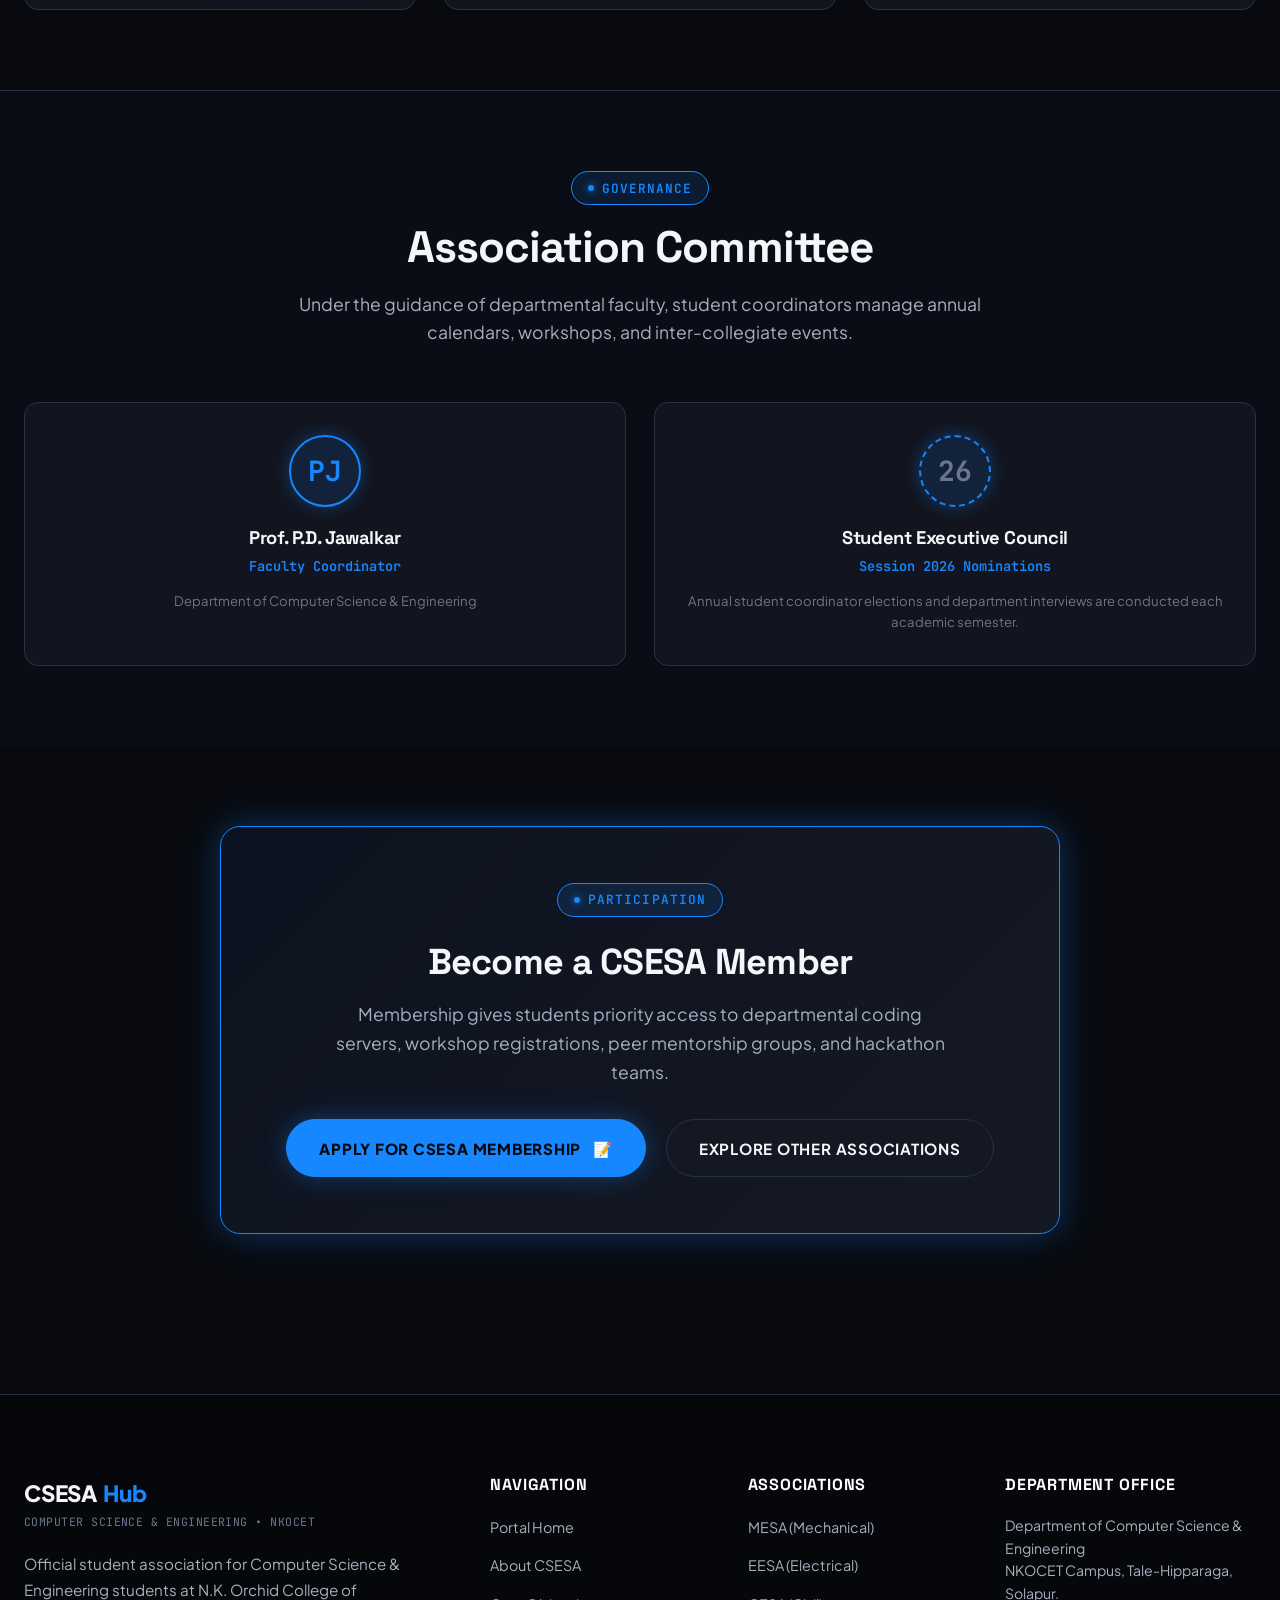
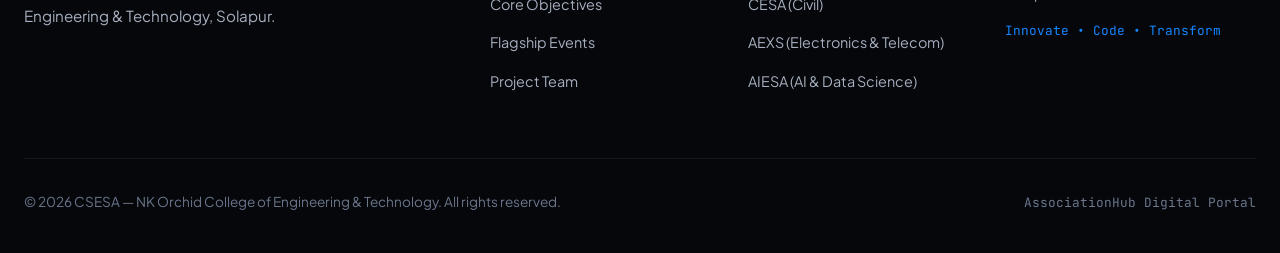
<file: cep-cesa.html>
<!DOCTYPE html>
<html lang="en" data-dept="csesa">
<head>
  <meta charset="UTF-8">
  <meta name="viewport" content="width=device-width, initial-scale=1.0">
  <title>CSESA — Computer Science & Engineering Students Association | NKOCET</title>
  <meta name="description" content="Computer Science & Engineering Students Association (CSESA) at NK Orchid College of Engineering & Technology.">
  
  <!-- Google Fonts -->
  <link rel="preconnect" href="https://fonts.googleapis.com">
  <link rel="preconnect" href="https://fonts.gstatic.com" crossorigin>
  <link href="https://fonts.googleapis.com/css2?family=Plus+Jakarta+Sans:wght@300;400;500;600;700;800&family=Space+Grotesk:wght@500;700;800&family=JetBrains+Mono:wght@400;500;700&display=swap" rel="stylesheet">
  
  <!-- Master Stylesheet -->
  <link rel="stylesheet" href="css.css">
</head>
<body>

  <!-- Navigation Bar -->
  <header class="site-header" id="site-header">
    <div class="container nav-container">
      <a href="index.html" class="brand-link" aria-label="AssociationHub Home">
        <div class="brand-logo-frame">
          <img src="nkocet logo.png.webp" alt="NKOCET Logo" class="brand-logo-img" onerror="this.style.display='none'; this.parentElement.innerHTML='<span style=\'font-weight:800;color:#080A0F;\'>NK</span>'">
        </div>
        <div class="brand-text">
          <span class="brand-title">Association<span>Hub</span></span>
          <span class="brand-subtitle">CSESA Portal</span>
        </div>
      </a>

      <!-- Desktop Navigation -->
      <nav aria-label="Primary Navigation">
        <ul class="nav-menu">
          <li><a href="index.html" class="nav-link">Home</a></li>
          
          <!-- Quick Department Dropdown -->
          <li class="nav-dropdown">
            <button class="nav-dropdown-trigger" type="button" aria-haspopup="true" aria-expanded="false">
              <span>Switch Dept</span>
              <span class="nav-dropdown-chevron">▼</span>
            </button>
            <ul class="nav-dropdown-menu">
              <li><a href="cep-cesa.html" class="nav-dropdown-link"><span class="dept-pill-dot csesa"></span>CSESA — Computer Science</a></li>
              <li><a href="cep-mesa.html" class="nav-dropdown-link"><span class="dept-pill-dot mesa"></span>MESA — Mechanical Engg</a></li>
              <li><a href="esa.html" class="nav-dropdown-link"><span class="dept-pill-dot eesa"></span>EESA — Electrical Engg</a></li>
              <li><a href="civil.html" class="nav-dropdown-link"><span class="dept-pill-dot cesa"></span>CESA — Civil Engineering</a></li>
              <li><a href="entc.html" class="nav-dropdown-link"><span class="dept-pill-dot aexs"></span>AEXS — Electronics & Telecom</a></li>
              <li><a href="aids.html" class="nav-dropdown-link"><span class="dept-pill-dot aiesa"></span>AIESA — AI & Data Science</a></li>
            </ul>
          </li>

          <li><a href="#about" class="nav-link">About</a></li>
          <li><a href="#activities" class="nav-link">Activities</a></li>
          <li><a href="#events" class="nav-link">Events</a></li>
          <li><a href="#committee" class="nav-link">Committee</a></li>
          <li><a href="cep-about us.html" class="nav-link">About Us</a></li>
        </ul>
      </nav>

      <div class="nav-action">
        <button type="button" class="btn-secondary" onclick="openSpotlightSearch()" style="padding: 0.45rem 0.85rem; font-size: 0.82rem; display: inline-flex; align-items: center; gap: 0.4rem;" title="Spotlight Quick Search (Ctrl + K)">
          <span>🔍</span>
          <span style="font-size: 0.72rem; background: rgba(255, 255, 255, 0.1); padding: 0.1rem 0.4rem; border-radius: 3px; font-family: var(--font-mono);">Ctrl K</span>
        </button>
        <a href="verify.html" class="btn-secondary" style="padding: 0.45rem 0.95rem; font-size: 0.82rem; border-color: rgba(25, 214, 140, 0.4); color: #19D68C; text-decoration: none; display: inline-flex; align-items: center; gap: 0.4rem;">
          <span>📱 Verify</span>
        </a>

        <button type="button" class="btn-nav-accent" onclick="openMembershipModal('CSESA')">
          <span>Join CSESA</span>
          <span>📝</span>
        </button>

        <!-- Mobile Toggle Button -->
        <button class="mobile-toggle" aria-label="Toggle Navigation Menu" aria-expanded="false">
          <span></span>
          <span></span>
          <span></span>
        </button>
      </div>
    </div>
  </header>

  <!-- Mobile Menu Drawer -->
  <aside class="mobile-drawer" aria-label="Mobile Navigation">
    <div>
      <div class="brand-text" style="margin-bottom: 2rem;">
        <span class="brand-title" style="font-size: 1.4rem;">CSESA<span>Hub</span></span>
        <span class="brand-subtitle">Computer Science & Engineering</span>
      </div>
      <ul class="mobile-nav-list">
        <li><a href="index.html" class="mobile-nav-link">Home</a></li>
        <li><a href="#about" class="mobile-nav-link">About CSESA</a></li>
        <li><a href="#activities" class="mobile-nav-link">Activities & Labs</a></li>
        <li><a href="#events" class="mobile-nav-link">Events</a></li>
        <li><a href="#committee" class="mobile-nav-link">Committee</a></li>
        <li><a href="cep-about us.html" class="mobile-nav-link">👥 About Project Team</a></li>
        <li style="padding: 0.5rem 0; font-size: 0.75rem; text-transform: uppercase; color: var(--accent-csesa); letter-spacing: 0.05em; font-weight: 700;">Switch Department:</li>
        <li><a href="cep-mesa.html" class="mobile-nav-link">⚙️ MESA (Mechanical)</a></li>
        <li><a href="esa.html" class="mobile-nav-link">⚡ EESA (Electrical)</a></li>
        <li><a href="civil.html" class="mobile-nav-link">🏗️ CESA (Civil)</a></li>
        <li><a href="entc.html" class="mobile-nav-link">📡 AEXS (ENTC)</a></li>
        <li><a href="aids.html" class="mobile-nav-link">🧠 AIESA (AI & DS)</a></li>
        <li style="margin-top: 0.75rem;"><button class="btn-primary" style="width: 100%; justify-content: center;" onclick="openMembershipModal('CSESA')"><span>Join CSESA</span><span>📝</span></button></li>
      </ul>
    </div>
    <div style="font-size: 0.8rem; color: var(--color-text-muted); font-family: var(--font-mono);">
      © 2026 CSESA • NKOCET
    </div>
  </aside>
  <div class="mobile-overlay" aria-hidden="true"></div>

  <!-- Unique Department Hero (Cyber Blue / Terminal Concept) -->
  <section class="dept-hero">
    <div class="container dept-hero-grid">
      <div class="dept-hero-content">
        <div class="dept-eyebrow">
          <span class="dot"></span>
          <span>Department of Computer Science & Engineering</span>
        </div>

        <h1 class="dept-hero-title">
          CSESA — COMPUTER SCIENCE & ENGINEERING
        </h1>

        <p class="dept-hero-desc">
          Empowering future software architects, cybersecurity researchers, and algorithmic thinkers through peer-driven coding culture, open-source innovation, and continuous skill refinement.
        </p>

        <div class="dept-meta-bar">
          <div class="dept-meta-item">
            <span>Faculty Coordinator:</span>
            <strong>Prof. P.D. Jawalkar</strong>
          </div>
          <div class="dept-meta-item">
            <span>Student Chapter:</span>
            <strong>CSESA (Est. NKOCET)</strong>
          </div>
          <div class="dept-meta-item">
            <span>Focus:</span>
            <strong>Systems, AI/ML & Web</strong>
          </div>
        </div>
      </div>

      <!-- Department Geometric Motif Visual -->
      <div class="dept-hero-visual" aria-hidden="true">
        <div class="dept-visual-circle" style="border-color: var(--accent-csesa); box-shadow: 0 0 35px var(--glow-csesa);">
          <div style="width: 130px; height: 130px; border-radius: 50%; border: 1px solid rgba(22, 135, 255, 0.4); display: flex; align-items: center; justify-content: center; background: rgba(22, 135, 255, 0.05);">
            <span style="font-family: var(--font-mono); font-size: 0.75rem; color: var(--accent-csesa);">&lt;/DEV&gt;</span>
          </div>
        </div>
        <div class="dept-visual-icon">💻</div>
      </div>
    </div>
  </section>

  <!-- About Association Section -->
  <section class="section" id="about">
    <div class="container">
      <div class="section-title-wrap">
        <div class="section-badge">
          <span class="dot"></span>
          <span>Department Overview</span>
        </div>
        <h2 class="section-title">About the Association</h2>
        <p class="section-subtitle">
          The Computer Science & Engineering Students Association (CSESA) at NKOCET is a student-led collective of programmers, developers, and technology researchers. We provide a collaborative launchpad for students to transition theoretical algorithms into production software.
        </p>
      </div>

      <!-- Objectives Grid -->
      <div id="objectives" class="objectives-grid">
        <div class="objective-card">
          <h3>🎓 Skill Development</h3>
          <p>Organize comprehensive hands-on workshops and masterclasses covering full-stack web architectures, distributed systems, cloud infrastructure, and modern algorithms.</p>
        </div>

        <div class="objective-card">
          <h3>🏆 Competitive Coding</h3>
          <p>Prepare students for national and global coding contests, algorithmic hackathons, and technical interview benchmarks through regular problem-solving rounds.</p>
        </div>

        <div class="objective-card">
          <h3>🤝 Collaborative Engineering</h3>
          <p>Foster team-oriented engineering habits through open-source software contributions, pair programming circles, and peer code critiques.</p>
        </div>

        <div class="objective-card">
          <h3>🚀 Innovation & Prototyping</h3>
          <p>Encourage building tangible software products for campus utility, project exhibitions, and incubation competitions across technical universities.</p>
        </div>

        <div class="objective-card">
          <h3>🌐 Industry Bridging</h3>
          <p>Connect students with software alumni and senior industry architects through guest lectures, mock code reviews, and career roadmap sessions.</p>
        </div>

        <div class="objective-card">
          <h3>📚 Knowledge Sharing</h3>
          <p>Build an active knowledge-sharing repository of technical notes, roadmaps, and documented architecture blueprints for incoming junior batches.</p>
        </div>
      </div>
    </div>
  </section>

  <!-- Regular Activities Section -->
  <section class="section" id="activities" style="background: rgba(13, 18, 32, 0.4); border-top: 1px solid var(--color-border-subtle); border-bottom: 1px solid var(--color-border-subtle);">
    <div class="container">
      <div class="section-title-wrap">
        <div class="section-badge">
          <span class="dot"></span>
          <span>Ongoing Schedule</span>
        </div>
        <h2 class="section-title">Regular Activities & Practice</h2>
        <p class="section-subtitle">
          Weekly programming drills and technical exchange sessions designed to keep members sharp and industry-ready.
        </p>
      </div>

      <div class="objectives-grid">
        <div class="objective-card" style="border-left-color: var(--accent-csesa);">
          <h3>Weekly Coding Sessions</h3>
          <p>Weekly algorithmic meetups analyzing Data Structures, Dynamic Programming, and Graph Algorithms on competitive platforms.</p>
        </div>

        <div class="objective-card" style="border-left-color: var(--accent-csesa);">
          <h3>Tech Talks & Lightning Demos</h3>
          <p>Bi-weekly student and faculty seminars discussing emerging frontiers: containerization, microservices, and decentralized networks.</p>
        </div>

        <div class="objective-card" style="border-left-color: var(--accent-csesa);">
          <h3>Project Showcase & Feedback</h3>
          <p>Quarterly review stages where student builders present functional web and mobile applications for peer feedback and optimization.</p>
        </div>

        <div class="objective-card" style="border-left-color: var(--accent-csesa);">
          <h3>Peer Code Review Circles</h3>
          <p>Structured sessions critiquing clean code, test coverage, and documentation formatting to inculcate production-grade standards.</p>
        </div>

        <div class="objective-card" style="border-left-color: var(--accent-csesa);">
          <h3>Hackathon Preparation Bootcamps</h3>
          <p>Simulated 24-hour sprint challenges training students on rapid wireframing, API deployment, and pitch presentations.</p>
        </div>

        <div class="objective-card" style="border-left-color: var(--accent-csesa);">
          <h3>Open Source Study Circles</h3>
          <p>Mentored exploration of Git workflows, issue triage, and PR contributions to established community repositories.</p>
        </div>
      </div>
    </div>
  </section>

  <!-- Events Section -->
  <section class="section" id="events">
    <div class="container">
      <div class="section-title-wrap">
        <div class="section-badge">
          <span class="dot"></span>
          <span>Calendar</span>
        </div>
        <h2 class="section-title">CSESA Events & Symposia</h2>
        <p class="section-subtitle">
          Confirmed past event records and upcoming flagship programming marathons.
        </p>
      </div>

      <div class="events-grid">
        <!-- Event 1: CodeFest -->
        <article class="event-card">
          <div>
            <span class="event-status-badge status-upcoming">Upcoming Announcement</span>
            <h3 class="event-title">CodeFest Technical Marathon</h3>
            <div class="event-date-row">
              <span>📅</span>
              <span>DATE TO BE ANNOUNCED</span>
            </div>
            <p class="event-details">
              48-hour multi-track coding marathon spanning algorithmic speed solving, web application engineering, and machine intelligence.
            </p>
            <div class="event-meta-tags">
              <span class="event-tag">Venue: Main Auditorium</span>
              <span class="event-tag">Prize Pool: ₹50,000</span>
              <span class="event-tag">Teams: 2-4 Members</span>
            </div>
          </div>
          <div class="event-footer">
            <span style="font-family: var(--font-mono); font-size: 0.8rem; color: var(--accent-csesa);">Session 2026</span>
            <button class="btn-primary" style="padding: 0.5rem 1.25rem; font-size: 0.85rem;" onclick="showInteractiveModal('CodeFest 2026', 'Official registration links will go live upon coordinator announcement. Check department board for team confirmations.')">Register Interest</button>
          </div>
        </article>

        <!-- Event 2: Python Workshop Series (Historical) -->
        <article class="event-card">
          <div>
            <span class="event-status-badge status-past">Historical Event</span>
            <h3 class="event-title">Python Intensive Workshop Series</h3>
            <div class="event-date-row">
              <span>📅</span>
              <span>November 25–27 (Verified Archive)</span>
            </div>
            <p class="event-details">
              Three-day hands-on boot camp introducing data processing primitives, automated scraping, API synthesis, and algorithmic scripting.
            </p>
            <div class="event-meta-tags">
              <span class="event-tag">Duration: 3 Days</span>
              <span class="event-tag">Format: Hands-on Lab</span>
              <span class="event-tag">Free for CSESA Members</span>
            </div>
          </div>
          <div class="event-footer">
            <span style="font-family: var(--font-mono); font-size: 0.8rem; color: var(--color-text-muted);">Completed Archive</span>
            <span style="font-family: var(--font-mono); font-size: 0.8rem; color: var(--accent-csesa);">Lab Block C</span>
          </div>
        </article>

        <!-- Event 3: AI in Modern World (Historical) -->
        <article class="event-card">
          <div>
            <span class="event-status-badge status-past">Historical Event</span>
            <h3 class="event-title">Tech Talk: AI in Modern World</h3>
            <div class="event-date-row">
              <span>📅</span>
              <span>December 5 (Verified Archive)</span>
            </div>
            <p class="event-details">
              Industry keynote dissecting neural network applications, industrial predictive modeling, and ethical considerations in modern machine learning.
            </p>
            <div class="event-meta-tags">
              <span class="event-tag">Speaker: Industry Specialist</span>
              <span class="event-tag">Audience: All Batches</span>
            </div>
          </div>
          <div class="event-footer">
            <span style="font-family: var(--font-mono); font-size: 0.8rem; color: var(--color-text-muted);">Completed Archive</span>
            <span style="font-family: var(--font-mono); font-size: 0.8rem; color: var(--accent-csesa);">Seminar Hall</span>
          </div>
        </article>
      </div>
    </div>
  </section>

  <!-- Committee Section (Truthful, non-fabricated) -->
  <section class="section" id="committee" style="background: rgba(13, 18, 32, 0.4); border-top: 1px solid var(--color-border-subtle);">
    <div class="container">
      <div class="section-title-wrap">
        <div class="section-badge">
          <span class="dot"></span>
          <span>Governance</span>
        </div>
        <h2 class="section-title">Association Committee</h2>
        <p class="section-subtitle">
          Under the guidance of departmental faculty, student coordinators manage annual calendars, workshops, and inter-collegiate events.
        </p>
      </div>

      <div class="committee-grid">
        <div class="committee-card">
          <div class="committee-avatar">PJ</div>
          <h3 class="committee-name">Prof. P.D. Jawalkar</h3>
          <div class="committee-role">Faculty Coordinator</div>
          <p class="committee-note">Department of Computer Science & Engineering</p>
        </div>

        <div class="committee-card">
          <div class="committee-avatar" style="border-style: dashed; color: var(--color-text-muted);">26</div>
          <h3 class="committee-name">Student Executive Council</h3>
          <div class="committee-role">Session 2026 Nominations</div>
          <p class="committee-note">Annual student coordinator elections and department interviews are conducted each academic semester.</p>
        </div>
      </div>
    </div>
  </section>

  <!-- Join CTA Section -->
  <section class="section">
    <div class="container">
      <div class="cta-box">
        <span class="section-badge" style="margin-bottom: 1.5rem;">
          <span class="dot"></span>
          <span>Participation</span>
        </span>
        <h2>Become a CSESA Member</h2>
        <p>
          Membership gives students priority access to departmental coding servers, workshop registrations, peer mentorship groups, and hackathon teams.
        </p>
        <div class="cta-buttons">
          <button class="btn-primary" onclick="openMembershipModal('CSESA')">
            <span>APPLY FOR CSESA MEMBERSHIP</span>
            <span>📝</span>
          </button>
          <a href="index.html#associations" class="btn-secondary">
            <span>EXPLORE OTHER ASSOCIATIONS</span>
          </a>
        </div>
      </div>
    </div>
  </section>

  <!-- Interactive Modal & Back to Top -->
  <div id="interactive-modal-overlay" class="interactive-modal-overlay" role="dialog" aria-modal="true">
    <div class="interactive-modal">
      <h3 id="modal-title">Notification</h3>
      <p id="modal-desc">Details</p>
      <button id="modal-close-btn" class="interactive-modal-close">Close</button>
    </div>
  </div>
  <button id="back-to-top" class="btn-back-top" aria-label="Scroll back to top">↑</button>

  <!-- Footer -->
  <footer class="site-footer">
    <div class="container">
      <div class="footer-grid">
        <div class="footer-brand">
          <div class="brand-text">
            <span class="brand-title" style="font-size: 1.4rem;">CSESA<span>Hub</span></span>
            <span class="brand-subtitle">Computer Science & Engineering • NKOCET</span>
          </div>
          <p>Official student association for Computer Science & Engineering students at N.K. Orchid College of Engineering & Technology, Solapur.</p>
        </div>

        <div class="footer-col">
          <h4>Navigation</h4>
          <ul class="footer-links">
            <li><a href="index.html">Portal Home</a></li>
            <li><a href="#about">About CSESA</a></li>
            <li><a href="#objectives">Core Objectives</a></li>
            <li><a href="#events">Flagship Events</a></li>
            <li><a href="cep-about us.html">Project Team</a></li>
          </ul>
        </div>

        <div class="footer-col">
          <h4>Associations</h4>
          <ul class="footer-links">
            <li><a href="cep-mesa.html">MESA (Mechanical)</a></li>
            <li><a href="esa.html">EESA (Electrical)</a></li>
            <li><a href="civil.html">CESA (Civil)</a></li>
            <li><a href="entc.html">AEXS (Electronics & Telecom)</a></li>
            <li><a href="aids.html">AIESA (AI & Data Science)</a></li>
          </ul>
        </div>

        <div class="footer-col">
          <h4>Department Office</h4>
          <p style="font-size: 0.88rem; color: var(--color-text-secondary); line-height: 1.6; margin-bottom: 0.75rem;">
            Department of Computer Science & Engineering<br>
            NKOCET Campus, Tale-Hipparaga, Solapur.
          </p>
          <span style="font-family: var(--font-mono); font-size: 0.8rem; color: var(--accent-csesa);">Innovate • Code • Transform</span>
        </div>
      </div>

      <div class="footer-bottom">
        <div>&copy; 2026 CSESA — NK Orchid College of Engineering & Technology. All rights reserved.</div>
        <div style="font-family: var(--font-mono); font-size: 0.8rem;">AssociationHub Digital Portal</div>
      </div>
    </div>
  </footer>

    <!-- Functional Membership Registration Modal & Acknowledgment Pass -->
  <div id="membership-modal-overlay" class="membership-modal-overlay" role="dialog" aria-modal="true" aria-labelledby="membership-title">
    <div class="membership-modal">
      <button class="membership-modal-close" aria-label="Close modal">✕</button>

      <div id="membership-form-wrap">
        <span class="quiz-badge" style="margin-bottom: 0.75rem;">Official Membership Intake 2026</span>
        <h2 id="membership-title" class="membership-modal-title">Join a Department Club</h2>
        <p class="membership-modal-subtitle">
          Submit your details to register interest in NKOCET departmental associations. Your inquiry will be registered and an official membership pass generated instantly.
        </p>

        <!-- Quick Digi-Pass Retrieval -->
        <div style="background: rgba(255, 184, 0, 0.08); border: 1px solid rgba(255, 184, 0, 0.3); border-radius: var(--radius-sm); padding: 0.65rem 0.85rem; margin-bottom: 1.1rem; display: flex; justify-content: space-between; align-items: center; flex-wrap: wrap; gap: 0.5rem;">
          <div>
            <span style="font-size: 0.82rem; font-weight: 700; color: var(--brand-gold);">🔍 Already Joined?</span>
            <span style="font-size: 0.76rem; color: var(--color-text-secondary); margin-left: 0.3rem;">Retrieve your saved Digi-Pass & QR:</span>
          </div>
          <div style="display: flex; gap: 0.4rem; align-items: center; flex: 1; min-width: 220px; justify-content: flex-end;">
            <input type="text" id="quick-pass-lookup" placeholder="Enter PRN / Roll (e.g. C-62)" style="padding: 0.32rem 0.6rem; font-size: 0.78rem; border-radius: 4px; border: 1px solid rgba(255,255,255,0.2); background: rgba(0,0,0,0.5); color: #fff; width: 150px;">
            <button type="button" class="btn-secondary" onclick="lookupStudentPass()" style="padding: 0.32rem 0.75rem; font-size: 0.78rem; white-space: nowrap;">
              <span>View Pass 🎫</span>
            </button>
          </div>
        </div>

        <form id="membership-form">
          <div class="form-group-grid">
            <div class="form-group">
              <label for="member-name" class="form-label">Full Name *</label>
              <input type="text" id="member-name" class="form-input" placeholder="e.g. Rahul Patil" required>
            </div>
            <div class="form-group">
              <label for="member-roll" class="form-label">Roll No / PRN *</label>
              <input type="text" id="member-roll" class="form-input" placeholder="e.g. C-62 or EN2024..." required>
            </div>
          </div>

          <div class="form-group">
            <label for="member-email" class="form-label">Student Gmail / College Email (Optional)</label>
            <input type="email" id="member-email" class="form-input" placeholder="e.g. yourname@gmail.com">
          </div>


          <div class="form-group-grid">
            <div class="form-group">
              <label for="member-dept" class="form-label">Your Branch *</label>
              <select id="member-dept" class="form-select" required>
                <option value="Computer Science & Engineering">Computer Science & Engg</option>
                <option value="Mechanical Engineering">Mechanical Engg</option>
                <option value="Electrical Engineering">Electrical Engg</option>
                <option value="Civil Engineering">Civil Engg</option>
                <option value="Electronics & Telecommunication">Electronics & Telecom</option>
                <option value="AI & Data Science">AI & Data Science</option>
                <option value="First Year Engineering">First Year (General)</option>
              </select>
            </div>
            <div class="form-group">
              <label for="member-year" class="form-label">Academic Year *</label>
              <select id="member-year" class="form-select" required>
                <option value="First Year (FY)">First Year (FY)</option>
                <option value="Second Year (SY)" selected>Second Year (SY)</option>
                <option value="Third Year (TY)">Third Year (TY)</option>
                <option value="Final Year (B.Tech)">Final Year (B.Tech)</option>
              </select>
            </div>
          </div>

          <div class="form-group">
            <label for="member-association" class="form-label">Target Association *</label>
            <select id="member-association" class="form-select" required>
              <option value="CSESA">CSESA — Computer Science & Engineering</option>
              <option value="MESA">MESA — Mechanical Engineering</option>
              <option value="EESA">EESA — Electrical Engineering</option>
              <option value="CESA">CESA — Civil Engineering</option>
              <option value="AEXS">AEXS — Electronics & Telecommunication</option>
              <option value="AIESA">AIESA — Artificial Intelligence & Data Science</option>
            </select>
          </div>

          <div class="form-group">
            <label for="member-interest" class="form-label">Technical Interests & Skills (Optional)</label>
            <input type="text" id="member-interest" class="form-input" placeholder="e.g. Python, Web Design, CAD, Robotics, Event Hosting...">
          </div>

          <button type="submit" class="btn-primary" style="width: 100%; justify-content: center; margin-top: 1rem; padding: 0.85rem;">
            <span>GENERATE DIGITAL MEMBERSHIP PASS</span>
            <span>→</span>
          </button>
        </form>
      </div>

      <div id="membership-pass-container" style="display: none;">
        <!-- Rendered dynamically by main.js upon submission -->
      </div>
    </div>
  </div>

  <!-- Core JavaScript -->
  <script src="api-config.js"></script>
  <script src="main.js?v=20261101_v5"></script>
  <!-- Spotlight Quick Command Search Overlay (Ctrl + K) -->
  <div id="spotlight-overlay" class="spotlight-overlay" role="dialog" aria-modal="true" aria-label="Spotlight Search">
    <div class="spotlight-modal">
      <div class="spotlight-header">
        <span style="font-size: 1.25rem;">🔍</span>
        <input type="text" id="spotlight-input" class="spotlight-input" placeholder="Search departments, events, discussions, actions... (Esc to close)" autocomplete="off">
        <span style="font-size: 0.75rem; background: rgba(255, 255, 255, 0.1); padding: 0.2rem 0.5rem; border-radius: 4px; font-family: var(--font-mono); color: var(--color-text-muted);">ESC</span>
      </div>
      <div id="spotlight-results" class="spotlight-results"></div>
      <div class="spotlight-footer">
        <span>Navigation: <kbd style="background:rgba(255,255,255,0.1); padding:0.1rem 0.35rem; border-radius:3px;">↑</kbd> <kbd style="background:rgba(255,255,255,0.1); padding:0.1rem 0.35rem; border-radius:3px;">↓</kbd> to navigate, <kbd style="background:rgba(255,255,255,0.1); padding:0.1rem 0.35rem; border-radius:3px;">↵</kbd> to select</span>
        <span style="color: var(--brand-gold);">NKOCET AssociationHub 2026</span>
      </div>
    </div>
  </div>
  <div id="toast-container" aria-live="polite"></div>

</body>
</html>
</file>
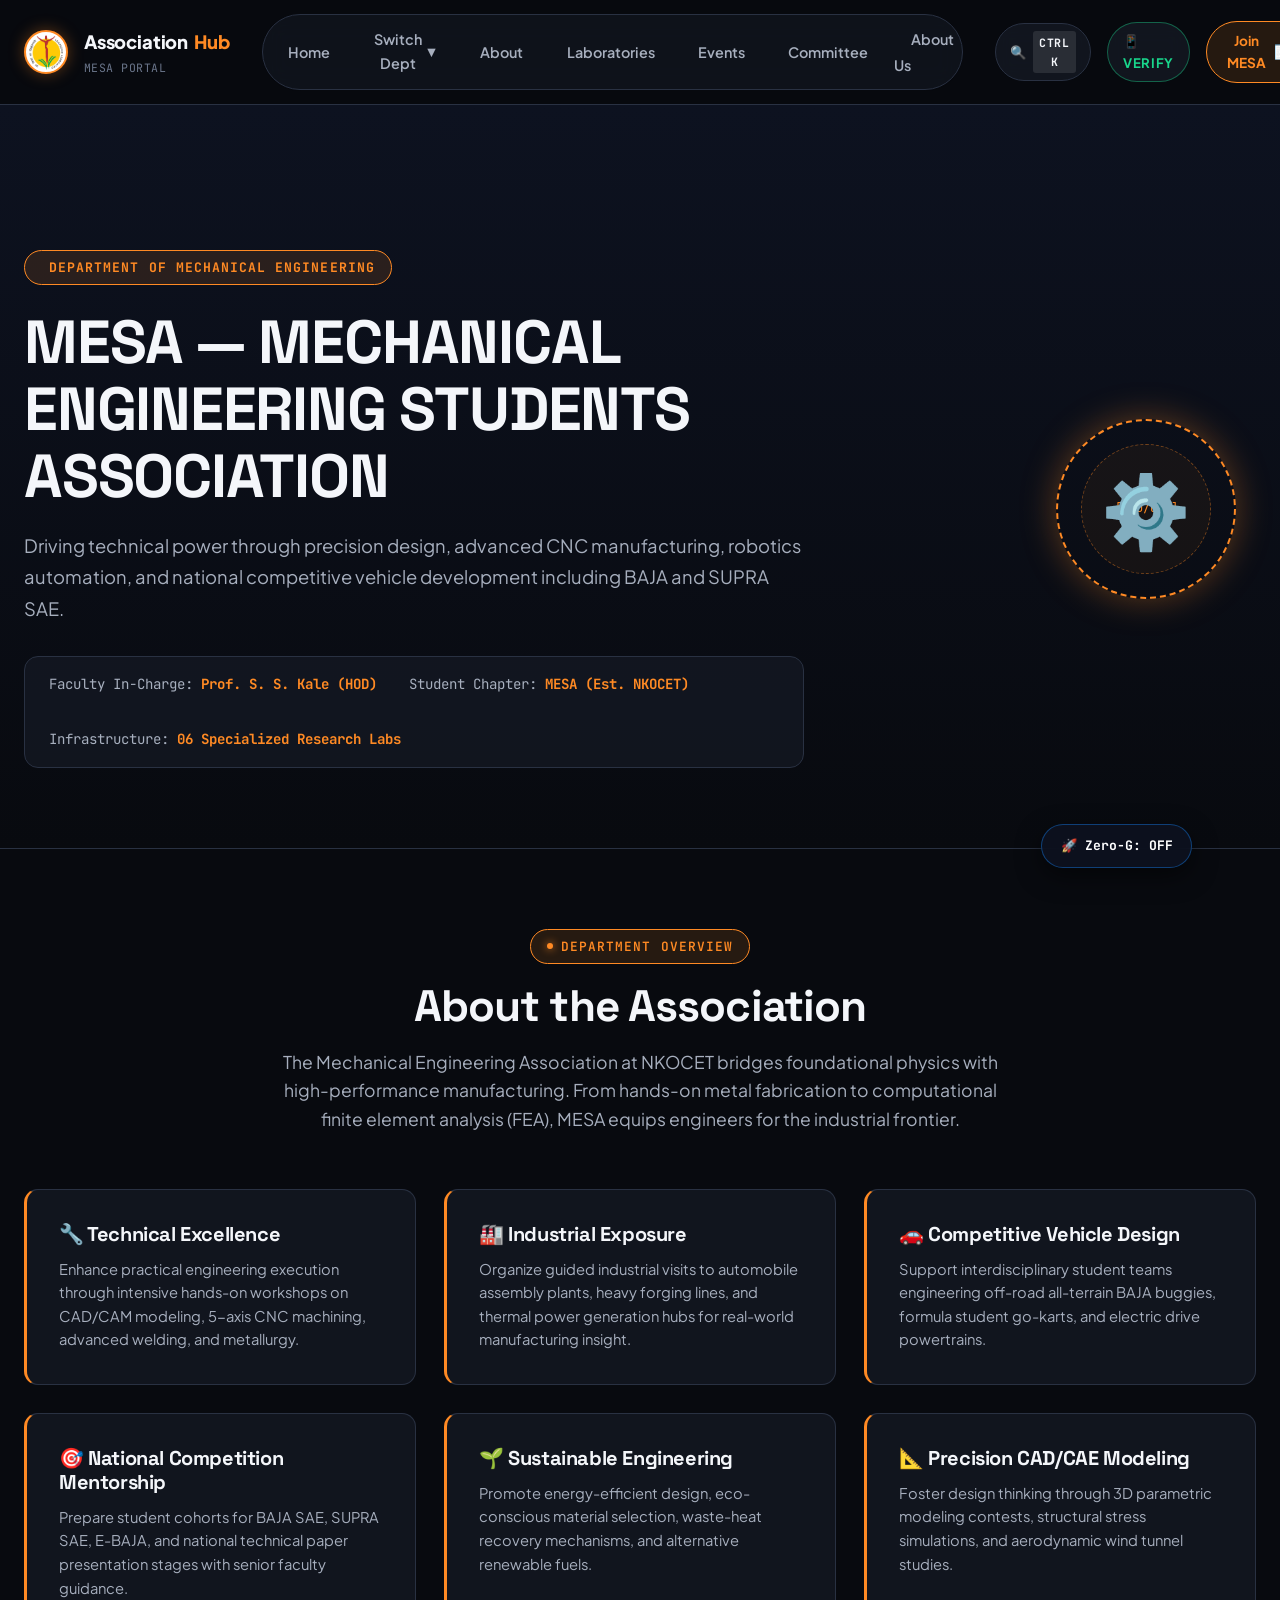
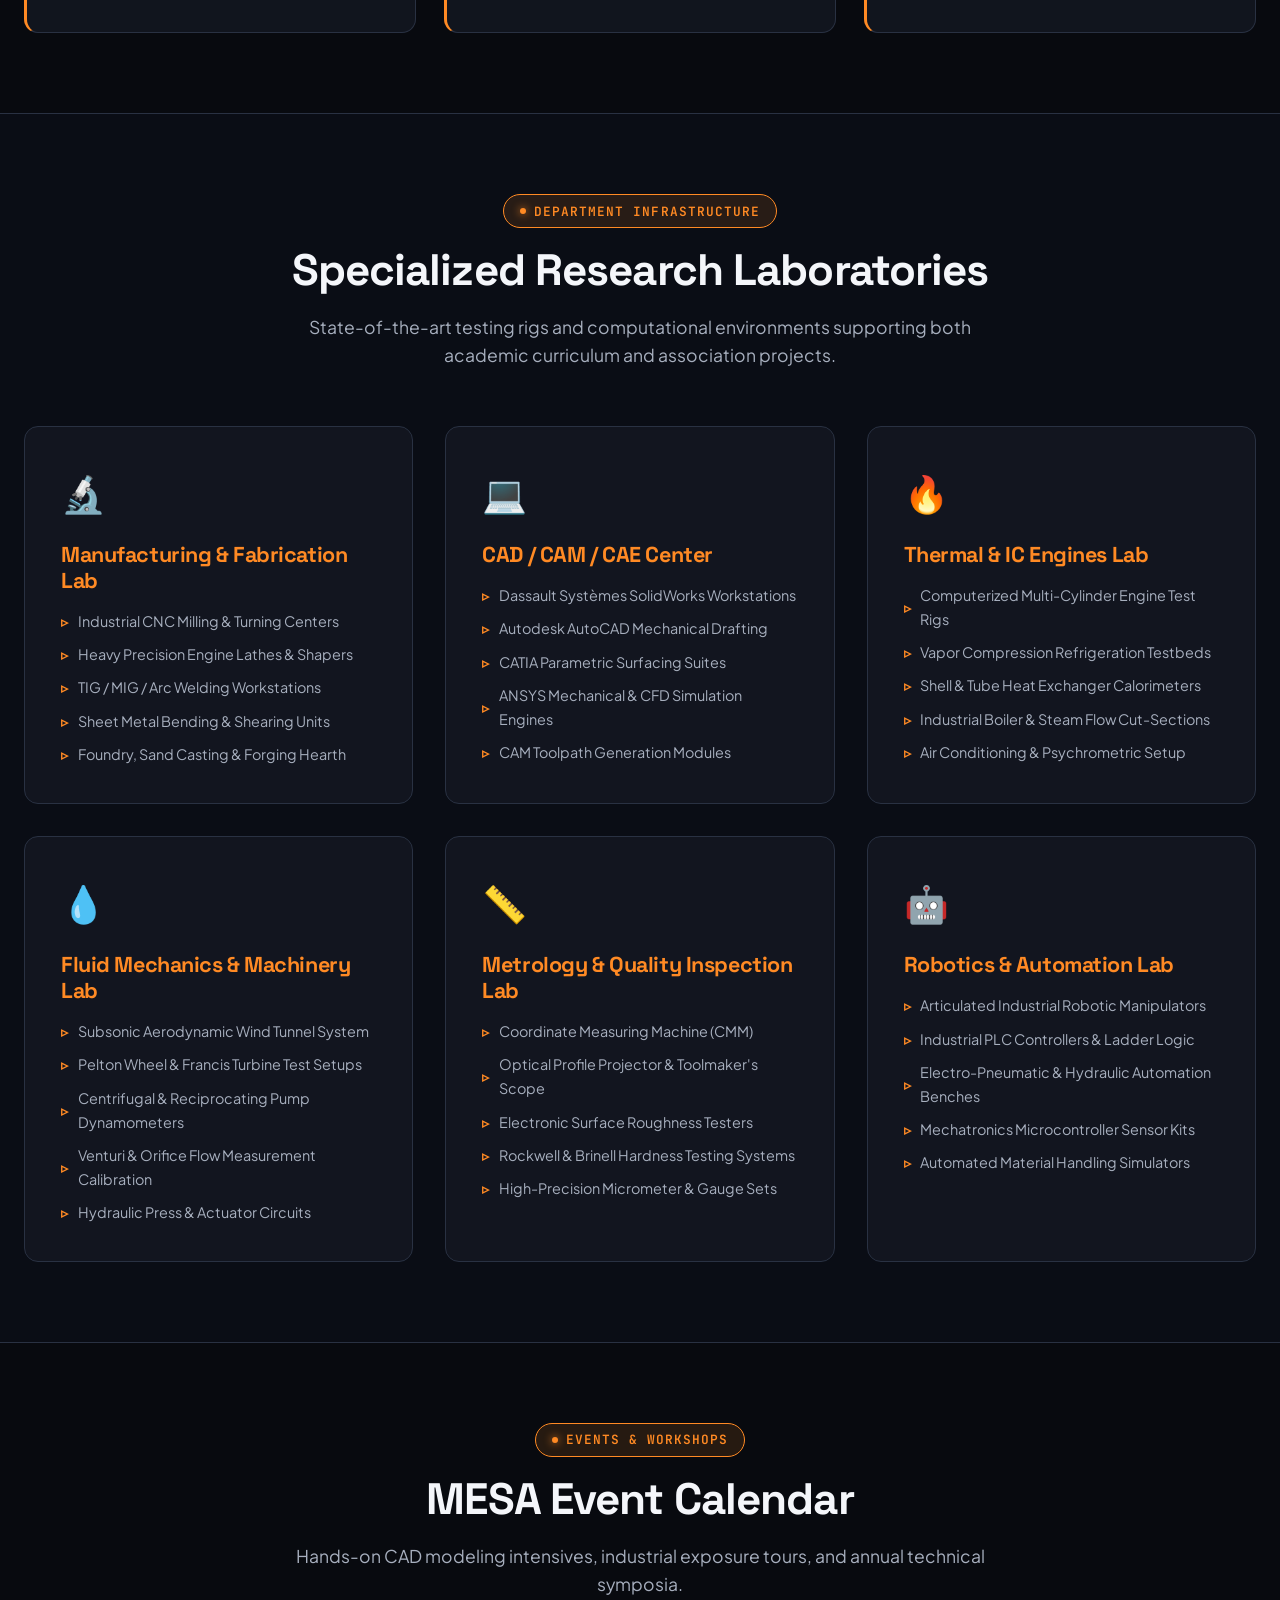
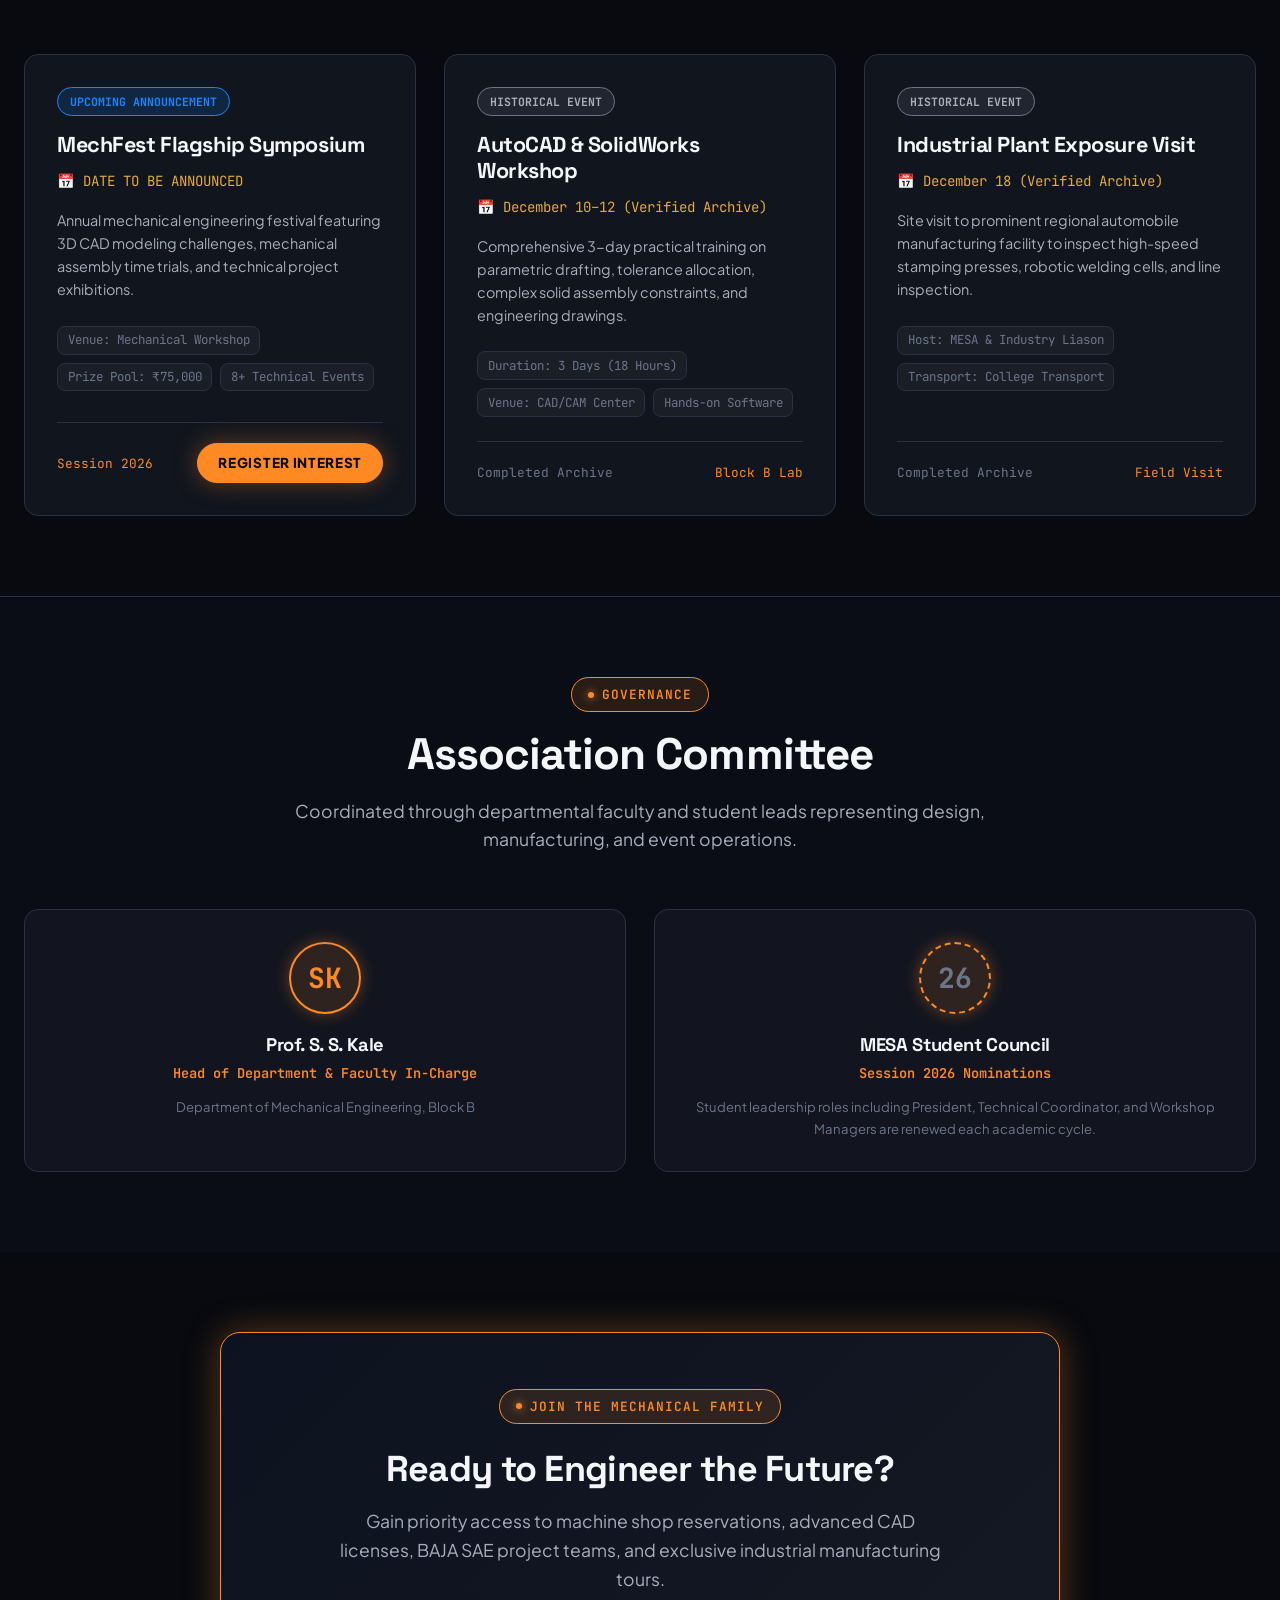
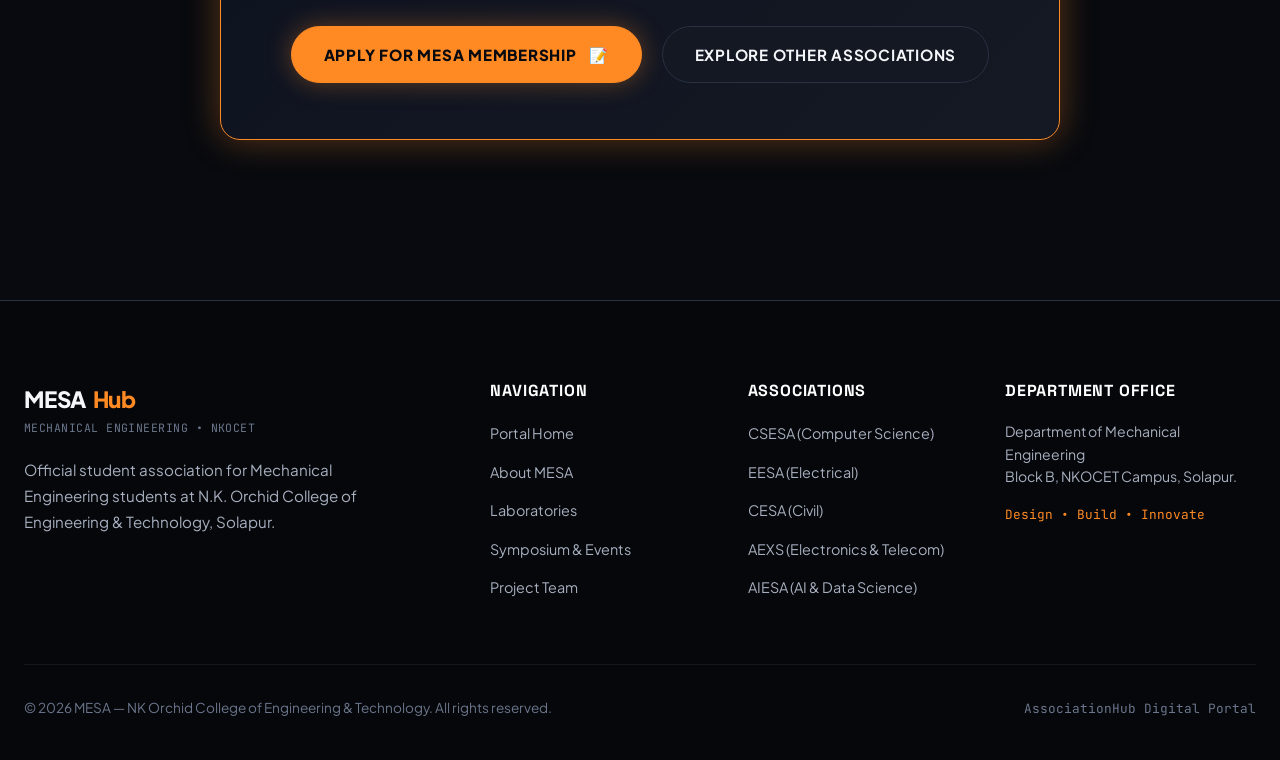
<file: cep-mesa.html>
<!DOCTYPE html>
<html lang="en" data-dept="mesa">
<head>
  <meta charset="UTF-8">
  <meta name="viewport" content="width=device-width, initial-scale=1.0">
  <title>MESA — Mechanical Engineering Students Association | NKOCET</title>
  <meta name="description" content="Mechanical Engineering Students Association (MESA) at NK Orchid College of Engineering & Technology.">
  
  <!-- Google Fonts -->
  <link rel="preconnect" href="https://fonts.googleapis.com">
  <link rel="preconnect" href="https://fonts.gstatic.com" crossorigin>
  <link href="https://fonts.googleapis.com/css2?family=Plus+Jakarta+Sans:wght@300;400;500;600;700;800&family=Space+Grotesk:wght@500;700;800&family=JetBrains+Mono:wght@400;500;700&display=swap" rel="stylesheet">
  
  <!-- Master Stylesheet -->
  <link rel="stylesheet" href="css.css">
</head>
<body>

  <!-- Navigation Bar -->
  <header class="site-header" id="site-header">
    <div class="container nav-container">
      <a href="index.html" class="brand-link" aria-label="AssociationHub Home">
        <div class="brand-logo-frame">
          <img src="nkocet logo.png.webp" alt="NKOCET Logo" class="brand-logo-img" onerror="this.style.display='none'; this.parentElement.innerHTML='<span style=\'font-weight:800;color:#080A0F;\'>NK</span>'">
        </div>
        <div class="brand-text">
          <span class="brand-title">Association<span>Hub</span></span>
          <span class="brand-subtitle">MESA Portal</span>
        </div>
      </a>

      <!-- Desktop Navigation -->
      <nav aria-label="Primary Navigation">
        <ul class="nav-menu">
          <li><a href="index.html" class="nav-link">Home</a></li>
          
          <!-- Quick Department Dropdown -->
          <li class="nav-dropdown">
            <button class="nav-dropdown-trigger" type="button" aria-haspopup="true" aria-expanded="false">
              <span>Switch Dept</span>
              <span class="nav-dropdown-chevron">▼</span>
            </button>
            <ul class="nav-dropdown-menu">
              <li><a href="cep-cesa.html" class="nav-dropdown-link"><span class="dept-pill-dot csesa"></span>CSESA — Computer Science</a></li>
              <li><a href="cep-mesa.html" class="nav-dropdown-link"><span class="dept-pill-dot mesa"></span>MESA — Mechanical Engg</a></li>
              <li><a href="esa.html" class="nav-dropdown-link"><span class="dept-pill-dot eesa"></span>EESA — Electrical Engg</a></li>
              <li><a href="civil.html" class="nav-dropdown-link"><span class="dept-pill-dot cesa"></span>CESA — Civil Engineering</a></li>
              <li><a href="entc.html" class="nav-dropdown-link"><span class="dept-pill-dot aexs"></span>AEXS — Electronics & Telecom</a></li>
              <li><a href="aids.html" class="nav-dropdown-link"><span class="dept-pill-dot aiesa"></span>AIESA — AI & Data Science</a></li>
            </ul>
          </li>

          <li><a href="#about" class="nav-link">About</a></li>
          <li><a href="#labs" class="nav-link">Laboratories</a></li>
          <li><a href="#events" class="nav-link">Events</a></li>
          <li><a href="#committee" class="nav-link">Committee</a></li>
          <li><a href="cep-about us.html" class="nav-link">About Us</a></li>
        </ul>
      </nav>

      <div class="nav-action">
        <button type="button" class="btn-secondary" onclick="openSpotlightSearch()" style="padding: 0.45rem 0.85rem; font-size: 0.82rem; display: inline-flex; align-items: center; gap: 0.4rem;" title="Spotlight Quick Search (Ctrl + K)">
          <span>🔍</span>
          <span style="font-size: 0.72rem; background: rgba(255, 255, 255, 0.1); padding: 0.1rem 0.4rem; border-radius: 3px; font-family: var(--font-mono);">Ctrl K</span>
        </button>
        <a href="verify.html" class="btn-secondary" style="padding: 0.45rem 0.95rem; font-size: 0.82rem; border-color: rgba(25, 214, 140, 0.4); color: #19D68C; text-decoration: none; display: inline-flex; align-items: center; gap: 0.4rem;">
          <span>📱 Verify</span>
        </a>

        <button type="button" class="btn-nav-accent" onclick="openMembershipModal('MESA')">
          <span>Join MESA</span>
          <span>📝</span>
        </button>

        <!-- Mobile Toggle Button -->
        <button class="mobile-toggle" aria-label="Toggle Navigation Menu" aria-expanded="false">
          <span></span>
          <span></span>
          <span></span>
        </button>
      </div>
    </div>
  </header>

  <!-- Mobile Menu Drawer -->
  <aside class="mobile-drawer" aria-label="Mobile Navigation">
    <div>
      <div class="brand-text" style="margin-bottom: 2rem;">
        <span class="brand-title" style="font-size: 1.4rem;">MESA<span>Hub</span></span>
        <span class="brand-subtitle">Mechanical Engineering</span>
      </div>
      <ul class="mobile-nav-list">
        <li><a href="index.html" class="mobile-nav-link">Home</a></li>
        <li><a href="#about" class="mobile-nav-link">About MESA</a></li>
        <li><a href="#labs" class="mobile-nav-link">Laboratories</a></li>
        <li><a href="#events" class="mobile-nav-link">Events</a></li>
        <li><a href="#committee" class="mobile-nav-link">Committee</a></li>
        <li><a href="cep-about us.html" class="mobile-nav-link">👥 About Project Team</a></li>
        <li style="padding: 0.5rem 0; font-size: 0.75rem; text-transform: uppercase; color: var(--accent-mesa); letter-spacing: 0.05em; font-weight: 700;">Switch Department:</li>
        <li><a href="cep-cesa.html" class="mobile-nav-link">💻 CSESA (Computer Science)</a></li>
        <li><a href="esa.html" class="mobile-nav-link">⚡ EESA (Electrical)</a></li>
        <li><a href="civil.html" class="mobile-nav-link">🏗️ CESA (Civil)</a></li>
        <li><a href="entc.html" class="mobile-nav-link">📡 AEXS (ENTC)</a></li>
        <li><a href="aids.html" class="mobile-nav-link">🧠 AIESA (AI & DS)</a></li>
        <li style="margin-top: 0.75rem;"><button class="btn-primary" style="width: 100%; justify-content: center;" onclick="openMembershipModal('MESA')"><span>Join MESA</span><span>📝</span></button></li>
      </ul>
    </div>
    <div style="font-size: 0.8rem; color: var(--color-text-muted); font-family: var(--font-mono);">
      © 2026 MESA • NKOCET
    </div>
  </aside>
  <div class="mobile-overlay" aria-hidden="true"></div>

  <!-- Unique Department Hero (Industrial Orange / Gear Concept) -->
  <section class="dept-hero">
    <div class="container dept-hero-grid">
      <div class="dept-hero-content">
        <div class="dept-eyebrow">
          <span class="dot"></span>
          <span>Department of Mechanical Engineering</span>
        </div>

        <h1 class="dept-hero-title">
          MESA — MECHANICAL ENGINEERING STUDENTS ASSOCIATION
        </h1>

        <p class="dept-hero-desc">
          Driving technical power through precision design, advanced CNC manufacturing, robotics automation, and national competitive vehicle development including BAJA and SUPRA SAE.
        </p>

        <div class="dept-meta-bar">
          <div class="dept-meta-item">
            <span>Faculty In-Charge:</span>
            <strong>Prof. S. S. Kale (HOD)</strong>
          </div>
          <div class="dept-meta-item">
            <span>Student Chapter:</span>
            <strong>MESA (Est. NKOCET)</strong>
          </div>
          <div class="dept-meta-item">
            <span>Infrastructure:</span>
            <strong>06 Specialized Research Labs</strong>
          </div>
        </div>
      </div>

      <!-- Department Gear / Blueprint Motif Visual -->
      <div class="dept-hero-visual" aria-hidden="true">
        <div class="dept-visual-circle" style="border-color: var(--accent-mesa); box-shadow: 0 0 35px var(--glow-mesa);">
          <div style="width: 130px; height: 130px; border-radius: 50%; border: 1px dashed rgba(255, 138, 36, 0.4); display: flex; align-items: center; justify-content: center; background: rgba(255, 138, 36, 0.05);">
            <span style="font-family: var(--font-mono); font-size: 0.75rem; color: var(--accent-mesa);">[CAD/CAM]</span>
          </div>
        </div>
        <div class="dept-visual-icon">⚙️</div>
      </div>
    </div>
  </section>

  <!-- About Association Section -->
  <section class="section" id="about">
    <div class="container">
      <div class="section-title-wrap">
        <div class="section-badge">
          <span class="dot"></span>
          <span>Department Overview</span>
        </div>
        <h2 class="section-title">About the Association</h2>
        <p class="section-subtitle">
          The Mechanical Engineering Association at NKOCET bridges foundational physics with high-performance manufacturing. From hands-on metal fabrication to computational finite element analysis (FEA), MESA equips engineers for the industrial frontier.
        </p>
      </div>

      <!-- Objectives Grid -->
      <div id="objectives" class="objectives-grid">
        <div class="objective-card">
          <h3>🔧 Technical Excellence</h3>
          <p>Enhance practical engineering execution through intensive hands-on workshops on CAD/CAM modeling, 5-axis CNC machining, advanced welding, and metallurgy.</p>
        </div>

        <div class="objective-card">
          <h3>🏭 Industrial Exposure</h3>
          <p>Organize guided industrial visits to automobile assembly plants, heavy forging lines, and thermal power generation hubs for real-world manufacturing insight.</p>
        </div>

        <div class="objective-card">
          <h3>🚗 Competitive Vehicle Design</h3>
          <p>Support interdisciplinary student teams engineering off-road all-terrain BAJA buggies, formula student go-karts, and electric drive powertrains.</p>
        </div>

        <div class="objective-card">
          <h3>🎯 National Competition Mentorship</h3>
          <p>Prepare student cohorts for BAJA SAE, SUPRA SAE, E-BAJA, and national technical paper presentation stages with senior faculty guidance.</p>
        </div>

        <div class="objective-card">
          <h3>🌱 Sustainable Engineering</h3>
          <p>Promote energy-efficient design, eco-conscious material selection, waste-heat recovery mechanisms, and alternative renewable fuels.</p>
        </div>

        <div class="objective-card">
          <h3>📐 Precision CAD/CAE Modeling</h3>
          <p>Foster design thinking through 3D parametric modeling contests, structural stress simulations, and aerodynamic wind tunnel studies.</p>
        </div>
      </div>
    </div>
  </section>

  <!-- Department Laboratories Section (Verified 6 Labs) -->
  <section class="section" id="labs" style="background: rgba(13, 18, 32, 0.4); border-top: 1px solid var(--color-border-subtle); border-bottom: 1px solid var(--color-border-subtle);">
    <div class="container">
      <div class="section-title-wrap">
        <div class="section-badge">
          <span class="dot"></span>
          <span>Department Infrastructure</span>
        </div>
        <h2 class="section-title">Specialized Research Laboratories</h2>
        <p class="section-subtitle">
          State-of-the-art testing rigs and computational environments supporting both academic curriculum and association projects.
        </p>
      </div>

      <div class="labs-grid">
        <!-- Lab 1 -->
        <div class="lab-card">
          <div class="lab-icon">🔬</div>
          <h3>Manufacturing & Fabrication Lab</h3>
          <ul>
            <li>Industrial CNC Milling & Turning Centers</li>
            <li>Heavy Precision Engine Lathes & Shapers</li>
            <li>TIG / MIG / Arc Welding Workstations</li>
            <li>Sheet Metal Bending & Shearing Units</li>
            <li>Foundry, Sand Casting & Forging Hearth</li>
          </ul>
        </div>

        <!-- Lab 2 -->
        <div class="lab-card">
          <div class="lab-icon">💻</div>
          <h3>CAD / CAM / CAE Center</h3>
          <ul>
            <li>Dassault Systèmes SolidWorks Workstations</li>
            <li>Autodesk AutoCAD Mechanical Drafting</li>
            <li>CATIA Parametric Surfacing Suites</li>
            <li>ANSYS Mechanical & CFD Simulation Engines</li>
            <li>CAM Toolpath Generation Modules</li>
          </ul>
        </div>

        <!-- Lab 3 -->
        <div class="lab-card">
          <div class="lab-icon">🔥</div>
          <h3>Thermal & IC Engines Lab</h3>
          <ul>
            <li>Computerized Multi-Cylinder Engine Test Rigs</li>
            <li>Vapor Compression Refrigeration Testbeds</li>
            <li>Shell & Tube Heat Exchanger Calorimeters</li>
            <li>Industrial Boiler & Steam Flow Cut-Sections</li>
            <li>Air Conditioning & Psychrometric Setup</li>
          </ul>
        </div>

        <!-- Lab 4 -->
        <div class="lab-card">
          <div class="lab-icon">💧</div>
          <h3>Fluid Mechanics & Machinery Lab</h3>
          <ul>
            <li>Subsonic Aerodynamic Wind Tunnel System</li>
            <li>Pelton Wheel & Francis Turbine Test Setups</li>
            <li>Centrifugal & Reciprocating Pump Dynamometers</li>
            <li>Venturi & Orifice Flow Measurement Calibration</li>
            <li>Hydraulic Press & Actuator Circuits</li>
          </ul>
        </div>

        <!-- Lab 5 -->
        <div class="lab-card">
          <div class="lab-icon">📏</div>
          <h3>Metrology & Quality Inspection Lab</h3>
          <ul>
            <li>Coordinate Measuring Machine (CMM)</li>
            <li>Optical Profile Projector & Toolmaker's Scope</li>
            <li>Electronic Surface Roughness Testers</li>
            <li>Rockwell & Brinell Hardness Testing Systems</li>
            <li>High-Precision Micrometer & Gauge Sets</li>
          </ul>
        </div>

        <!-- Lab 6 -->
        <div class="lab-card">
          <div class="lab-icon">🤖</div>
          <h3>Robotics & Automation Lab</h3>
          <ul>
            <li>Articulated Industrial Robotic Manipulators</li>
            <li>Industrial PLC Controllers & Ladder Logic</li>
            <li>Electro-Pneumatic & Hydraulic Automation Benches</li>
            <li>Mechatronics Microcontroller Sensor Kits</li>
            <li>Automated Material Handling Simulators</li>
          </ul>
        </div>
      </div>
    </div>
  </section>

  <!-- Events Section -->
  <section class="section" id="events">
    <div class="container">
      <div class="section-title-wrap">
        <div class="section-badge">
          <span class="dot"></span>
          <span>Events & Workshops</span>
        </div>
        <h2 class="section-title">MESA Event Calendar</h2>
        <p class="section-subtitle">
          Hands-on CAD modeling intensives, industrial exposure tours, and annual technical symposia.
        </p>
      </div>

      <div class="events-grid">
        <!-- Event 1: MechFest -->
        <article class="event-card">
          <div>
            <span class="event-status-badge status-upcoming">Upcoming Announcement</span>
            <h3 class="event-title">MechFest Flagship Symposium</h3>
            <div class="event-date-row">
              <span>📅</span>
              <span>DATE TO BE ANNOUNCED</span>
            </div>
            <p class="event-details">
              Annual mechanical engineering festival featuring 3D CAD modeling challenges, mechanical assembly time trials, and technical project exhibitions.
            </p>
            <div class="event-meta-tags">
              <span class="event-tag">Venue: Mechanical Workshop</span>
              <span class="event-tag">Prize Pool: ₹75,000</span>
              <span class="event-tag">8+ Technical Events</span>
            </div>
          </div>
          <div class="event-footer">
            <span style="font-family: var(--font-mono); font-size: 0.8rem; color: var(--accent-mesa);">Session 2026</span>
            <button class="btn-primary" style="padding: 0.5rem 1.25rem; font-size: 0.85rem;" onclick="showInteractiveModal('MechFest 2026', 'Official competition guidelines and registration schedules will be published upon departmental notification.')">Register Interest</button>
          </div>
        </article>

        <!-- Event 2: CAD Workshop (Historical) -->
        <article class="event-card">
          <div>
            <span class="event-status-badge status-past">Historical Event</span>
            <h3 class="event-title">AutoCAD & SolidWorks Workshop</h3>
            <div class="event-date-row">
              <span>📅</span>
              <span>December 10–12 (Verified Archive)</span>
            </div>
            <p class="event-details">
              Comprehensive 3-day practical training on parametric drafting, tolerance allocation, complex solid assembly constraints, and engineering drawings.
            </p>
            <div class="event-meta-tags">
              <span class="event-tag">Duration: 3 Days (18 Hours)</span>
              <span class="event-tag">Venue: CAD/CAM Center</span>
              <span class="event-tag">Hands-on Software</span>
            </div>
          </div>
          <div class="event-footer">
            <span style="font-family: var(--font-mono); font-size: 0.8rem; color: var(--color-text-muted);">Completed Archive</span>
            <span style="font-family: var(--font-mono); font-size: 0.8rem; color: var(--accent-mesa);">Block B Lab</span>
          </div>
        </article>

        <!-- Event 3: Industrial Visit (Historical) -->
        <article class="event-card">
          <div>
            <span class="event-status-badge status-past">Historical Event</span>
            <h3 class="event-title">Industrial Plant Exposure Visit</h3>
            <div class="event-date-row">
              <span>📅</span>
              <span>December 18 (Verified Archive)</span>
            </div>
            <p class="event-details">
              Site visit to prominent regional automobile manufacturing facility to inspect high-speed stamping presses, robotic welding cells, and line inspection.
            </p>
            <div class="event-meta-tags">
              <span class="event-tag">Host: MESA & Industry Liason</span>
              <span class="event-tag">Transport: College Transport</span>
            </div>
          </div>
          <div class="event-footer">
            <span style="font-family: var(--font-mono); font-size: 0.8rem; color: var(--color-text-muted);">Completed Archive</span>
            <span style="font-family: var(--font-mono); font-size: 0.8rem; color: var(--accent-mesa);">Field Visit</span>
          </div>
        </article>
      </div>
    </div>
  </section>

  <!-- Committee Section (Truthful, non-fabricated) -->
  <section class="section" id="committee" style="background: rgba(13, 18, 32, 0.4); border-top: 1px solid var(--color-border-subtle);">
    <div class="container">
      <div class="section-title-wrap">
        <div class="section-badge">
          <span class="dot"></span>
          <span>Governance</span>
        </div>
        <h2 class="section-title">Association Committee</h2>
        <p class="section-subtitle">
          Coordinated through departmental faculty and student leads representing design, manufacturing, and event operations.
        </p>
      </div>

      <div class="committee-grid">
        <div class="committee-card">
          <div class="committee-avatar" style="border-color: var(--accent-mesa); color: var(--accent-mesa); background: var(--subtle-mesa);">SK</div>
          <h3 class="committee-name">Prof. S. S. Kale</h3>
          <div class="committee-role">Head of Department & Faculty In-Charge</div>
          <p class="committee-note">Department of Mechanical Engineering, Block B</p>
        </div>

        <div class="committee-card">
          <div class="committee-avatar" style="border-style: dashed; color: var(--color-text-muted);">26</div>
          <h3 class="committee-name">MESA Student Council</h3>
          <div class="committee-role">Session 2026 Nominations</div>
          <p class="committee-note">Student leadership roles including President, Technical Coordinator, and Workshop Managers are renewed each academic cycle.</p>
        </div>
      </div>
    </div>
  </section>

  <!-- Membership CTA Box -->
  <section class="section">
    <div class="container">
      <div class="cta-box" style="border-color: var(--accent-mesa); box-shadow: 0 0 35px var(--glow-mesa);">
        <span class="section-badge" style="border-color: var(--accent-mesa); color: var(--accent-mesa); background: var(--subtle-mesa); margin-bottom: 1.5rem;">
          <span class="dot" style="background: var(--accent-mesa); box-shadow: 0 0 8px var(--accent-mesa);"></span>
          <span>Join the Mechanical Family</span>
        </span>
        <h2>Ready to Engineer the Future?</h2>
        <p>
          Gain priority access to machine shop reservations, advanced CAD licenses, BAJA SAE project teams, and exclusive industrial manufacturing tours.
        </p>
        <div class="cta-buttons">
          <button class="btn-primary" style="background: var(--accent-mesa); border-color: var(--accent-mesa); box-shadow: 0 0 25px var(--glow-mesa);" onclick="openMembershipModal('MESA')">
            <span>APPLY FOR MESA MEMBERSHIP</span>
            <span>📝</span>
          </button>
          <a href="index.html#associations" class="btn-secondary">
            <span>EXPLORE OTHER ASSOCIATIONS</span>
          </a>
        </div>
      </div>
    </div>
  </section>

  <!-- Interactive Modal & Back to Top -->
  <div id="interactive-modal-overlay" class="interactive-modal-overlay" role="dialog" aria-modal="true">
    <div class="interactive-modal">
      <h3 id="modal-title">Notification</h3>
      <p id="modal-desc">Details</p>
      <button id="modal-close-btn" class="interactive-modal-close">Close</button>
    </div>
  </div>
  <button id="back-to-top" class="btn-back-top" aria-label="Scroll back to top">↑</button>

  <!-- Footer -->
  <footer class="site-footer">
    <div class="container">
      <div class="footer-grid">
        <div class="footer-brand">
          <div class="brand-text">
            <span class="brand-title" style="font-size: 1.4rem;">MESA<span>Hub</span></span>
            <span class="brand-subtitle">Mechanical Engineering • NKOCET</span>
          </div>
          <p>Official student association for Mechanical Engineering students at N.K. Orchid College of Engineering & Technology, Solapur.</p>
        </div>

        <div class="footer-col">
          <h4>Navigation</h4>
          <ul class="footer-links">
            <li><a href="index.html">Portal Home</a></li>
            <li><a href="#about">About MESA</a></li>
            <li><a href="#labs">Laboratories</a></li>
            <li><a href="#events">Symposium & Events</a></li>
            <li><a href="cep-about us.html">Project Team</a></li>
          </ul>
        </div>

        <div class="footer-col">
          <h4>Associations</h4>
          <ul class="footer-links">
            <li><a href="cep-cesa.html">CSESA (Computer Science)</a></li>
            <li><a href="esa.html">EESA (Electrical)</a></li>
            <li><a href="civil.html">CESA (Civil)</a></li>
            <li><a href="entc.html">AEXS (Electronics & Telecom)</a></li>
            <li><a href="aids.html">AIESA (AI & Data Science)</a></li>
          </ul>
        </div>

        <div class="footer-col">
          <h4>Department Office</h4>
          <p style="font-size: 0.88rem; color: var(--color-text-secondary); line-height: 1.6; margin-bottom: 0.75rem;">
            Department of Mechanical Engineering<br>
            Block B, NKOCET Campus, Solapur.
          </p>
          <span style="font-family: var(--font-mono); font-size: 0.8rem; color: var(--accent-mesa);">Design • Build • Innovate</span>
        </div>
      </div>

      <div class="footer-bottom">
        <div>&copy; 2026 MESA — NK Orchid College of Engineering & Technology. All rights reserved.</div>
        <div style="font-family: var(--font-mono); font-size: 0.8rem;">AssociationHub Digital Portal</div>
      </div>
    </div>
  </footer>

    <!-- Functional Membership Registration Modal & Acknowledgment Pass -->
  <div id="membership-modal-overlay" class="membership-modal-overlay" role="dialog" aria-modal="true" aria-labelledby="membership-title">
    <div class="membership-modal">
      <button class="membership-modal-close" aria-label="Close modal">✕</button>

      <div id="membership-form-wrap">
        <span class="quiz-badge" style="margin-bottom: 0.75rem;">Official Membership Intake 2026</span>
        <h2 id="membership-title" class="membership-modal-title">Join a Department Club</h2>
        <p class="membership-modal-subtitle">
          Submit your details to register interest in NKOCET departmental associations. Your inquiry will be registered and an official membership pass generated instantly.
        </p>

        <!-- Quick Digi-Pass Retrieval -->
        <div style="background: rgba(255, 184, 0, 0.08); border: 1px solid rgba(255, 184, 0, 0.3); border-radius: var(--radius-sm); padding: 0.65rem 0.85rem; margin-bottom: 1.1rem; display: flex; justify-content: space-between; align-items: center; flex-wrap: wrap; gap: 0.5rem;">
          <div>
            <span style="font-size: 0.82rem; font-weight: 700; color: var(--brand-gold);">🔍 Already Joined?</span>
            <span style="font-size: 0.76rem; color: var(--color-text-secondary); margin-left: 0.3rem;">Retrieve your saved Digi-Pass & QR:</span>
          </div>
          <div style="display: flex; gap: 0.4rem; align-items: center; flex: 1; min-width: 220px; justify-content: flex-end;">
            <input type="text" id="quick-pass-lookup" placeholder="Enter PRN / Roll (e.g. C-62)" style="padding: 0.32rem 0.6rem; font-size: 0.78rem; border-radius: 4px; border: 1px solid rgba(255,255,255,0.2); background: rgba(0,0,0,0.5); color: #fff; width: 150px;">
            <button type="button" class="btn-secondary" onclick="lookupStudentPass()" style="padding: 0.32rem 0.75rem; font-size: 0.78rem; white-space: nowrap;">
              <span>View Pass 🎫</span>
            </button>
          </div>
        </div>

        <form id="membership-form">
          <div class="form-group-grid">
            <div class="form-group">
              <label for="member-name" class="form-label">Full Name *</label>
              <input type="text" id="member-name" class="form-input" placeholder="e.g. Rahul Patil" required>
            </div>
            <div class="form-group">
              <label for="member-roll" class="form-label">Roll No / PRN *</label>
              <input type="text" id="member-roll" class="form-input" placeholder="e.g. C-62 or EN2024..." required>
            </div>
          </div>

          <div class="form-group">
            <label for="member-email" class="form-label">Student Gmail / College Email (Optional)</label>
            <input type="email" id="member-email" class="form-input" placeholder="e.g. yourname@gmail.com">
          </div>


          <div class="form-group-grid">
            <div class="form-group">
              <label for="member-dept" class="form-label">Your Branch *</label>
              <select id="member-dept" class="form-select" required>
                <option value="Computer Science & Engineering">Computer Science & Engg</option>
                <option value="Mechanical Engineering">Mechanical Engg</option>
                <option value="Electrical Engineering">Electrical Engg</option>
                <option value="Civil Engineering">Civil Engg</option>
                <option value="Electronics & Telecommunication">Electronics & Telecom</option>
                <option value="AI & Data Science">AI & Data Science</option>
                <option value="First Year Engineering">First Year (General)</option>
              </select>
            </div>
            <div class="form-group">
              <label for="member-year" class="form-label">Academic Year *</label>
              <select id="member-year" class="form-select" required>
                <option value="First Year (FY)">First Year (FY)</option>
                <option value="Second Year (SY)" selected>Second Year (SY)</option>
                <option value="Third Year (TY)">Third Year (TY)</option>
                <option value="Final Year (B.Tech)">Final Year (B.Tech)</option>
              </select>
            </div>
          </div>

          <div class="form-group">
            <label for="member-association" class="form-label">Target Association *</label>
            <select id="member-association" class="form-select" required>
              <option value="CSESA">CSESA — Computer Science & Engineering</option>
              <option value="MESA">MESA — Mechanical Engineering</option>
              <option value="EESA">EESA — Electrical Engineering</option>
              <option value="CESA">CESA — Civil Engineering</option>
              <option value="AEXS">AEXS — Electronics & Telecommunication</option>
              <option value="AIESA">AIESA — Artificial Intelligence & Data Science</option>
            </select>
          </div>

          <div class="form-group">
            <label for="member-interest" class="form-label">Technical Interests & Skills (Optional)</label>
            <input type="text" id="member-interest" class="form-input" placeholder="e.g. Python, Web Design, CAD, Robotics, Event Hosting...">
          </div>

          <button type="submit" class="btn-primary" style="width: 100%; justify-content: center; margin-top: 1rem; padding: 0.85rem;">
            <span>GENERATE DIGITAL MEMBERSHIP PASS</span>
            <span>→</span>
          </button>
        </form>
      </div>

      <div id="membership-pass-container" style="display: none;">
        <!-- Rendered dynamically by main.js upon submission -->
      </div>
    </div>
  </div>

  <!-- Core JavaScript -->
  <script src="api-config.js"></script>
  <script src="main.js?v=20261101_v5"></script>
  <!-- Spotlight Quick Command Search Overlay (Ctrl + K) -->
  <div id="spotlight-overlay" class="spotlight-overlay" role="dialog" aria-modal="true" aria-label="Spotlight Search">
    <div class="spotlight-modal">
      <div class="spotlight-header">
        <span style="font-size: 1.25rem;">🔍</span>
        <input type="text" id="spotlight-input" class="spotlight-input" placeholder="Search departments, events, discussions, actions... (Esc to close)" autocomplete="off">
        <span style="font-size: 0.75rem; background: rgba(255, 255, 255, 0.1); padding: 0.2rem 0.5rem; border-radius: 4px; font-family: var(--font-mono); color: var(--color-text-muted);">ESC</span>
      </div>
      <div id="spotlight-results" class="spotlight-results"></div>
      <div class="spotlight-footer">
        <span>Navigation: <kbd style="background:rgba(255,255,255,0.1); padding:0.1rem 0.35rem; border-radius:3px;">↑</kbd> <kbd style="background:rgba(255,255,255,0.1); padding:0.1rem 0.35rem; border-radius:3px;">↓</kbd> to navigate, <kbd style="background:rgba(255,255,255,0.1); padding:0.1rem 0.35rem; border-radius:3px;">↵</kbd> to select</span>
        <span style="color: var(--brand-gold);">NKOCET AssociationHub 2026</span>
      </div>
    </div>
  </div>
  <div id="toast-container" aria-live="polite"></div>

</body>
</html>
</file>
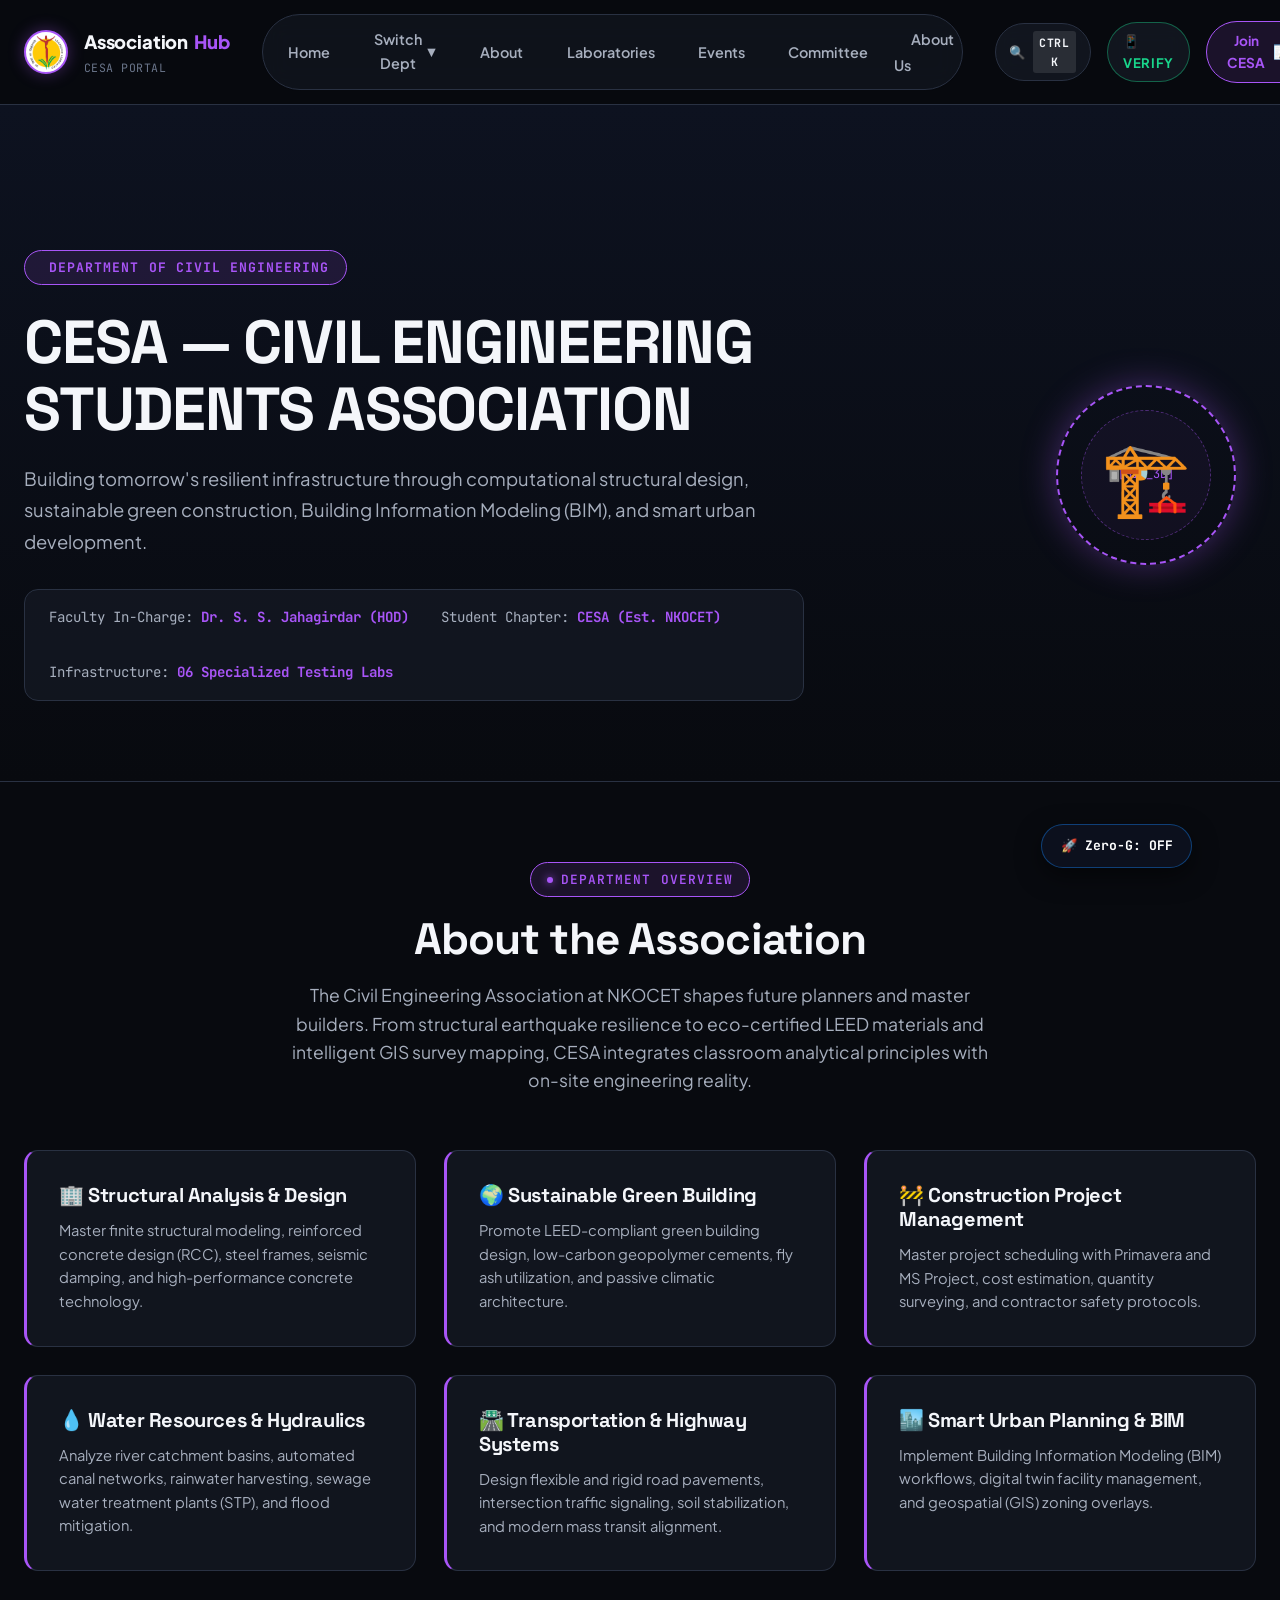
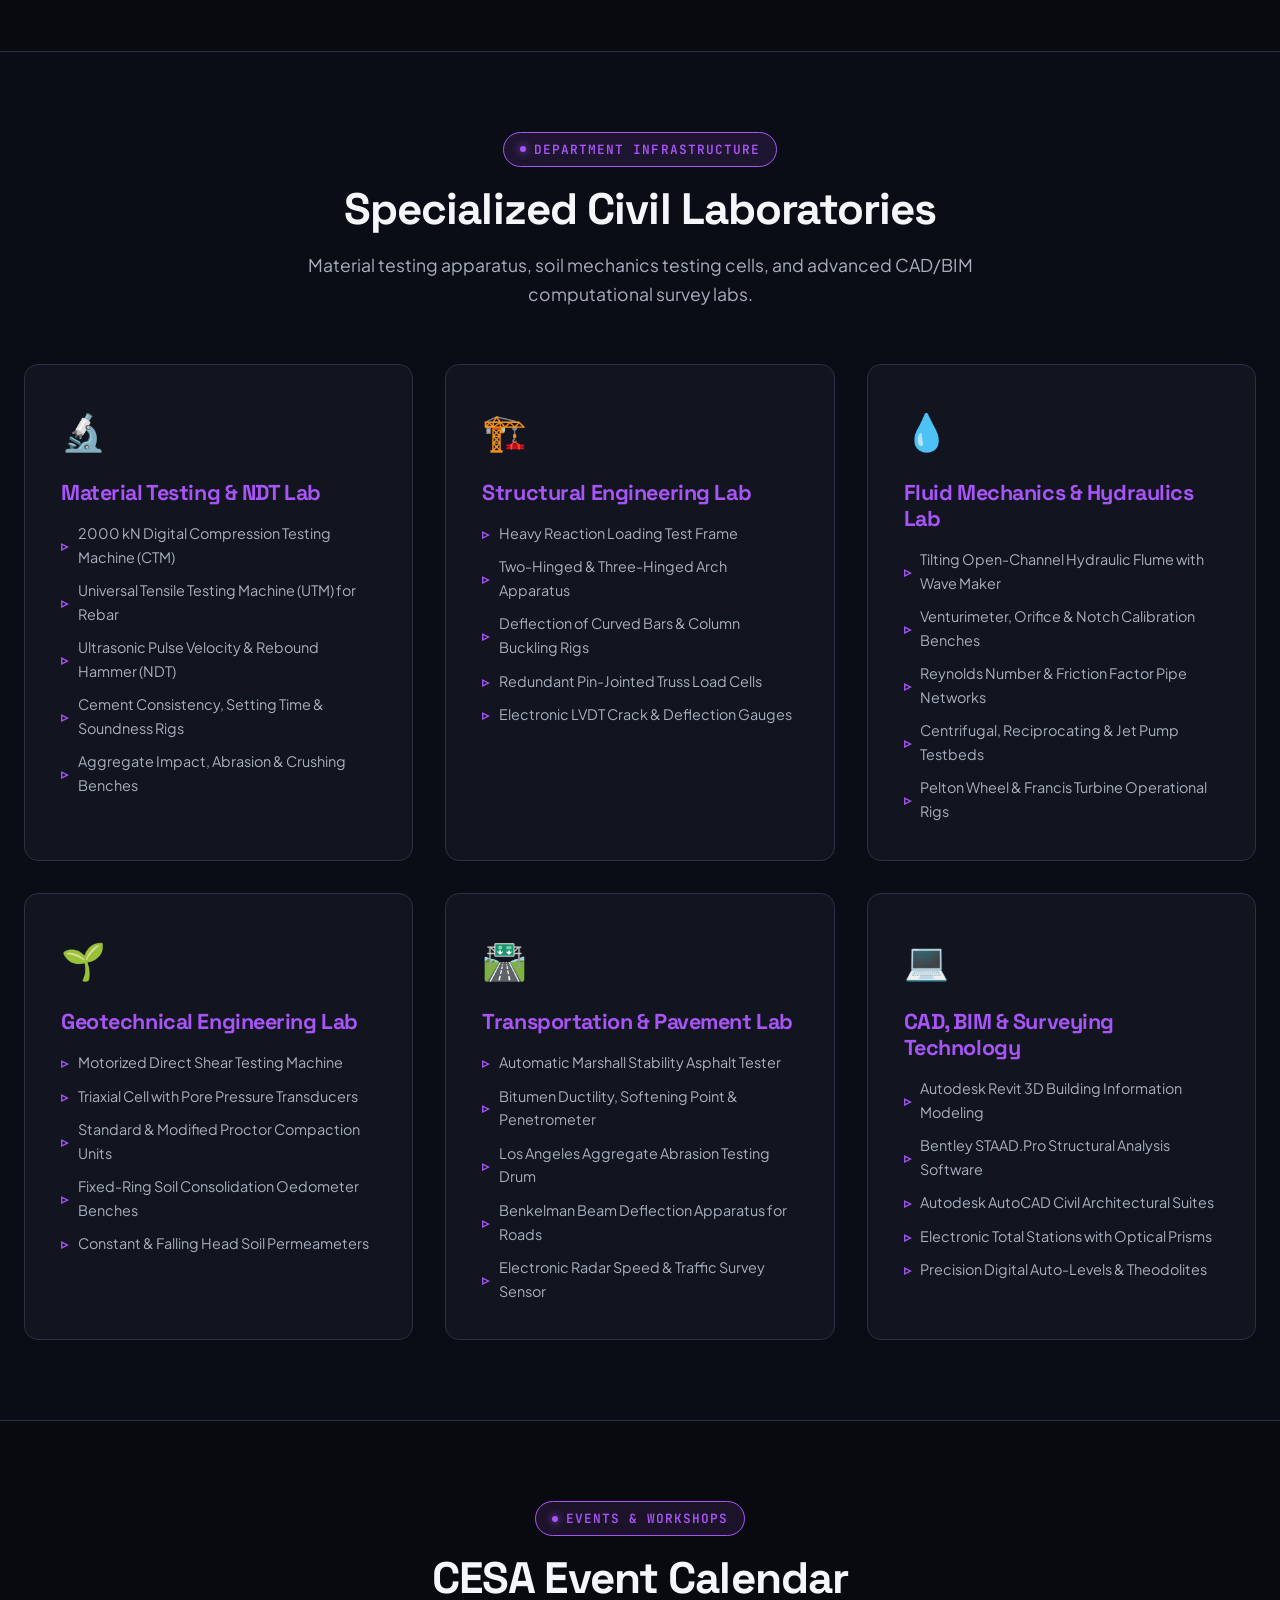
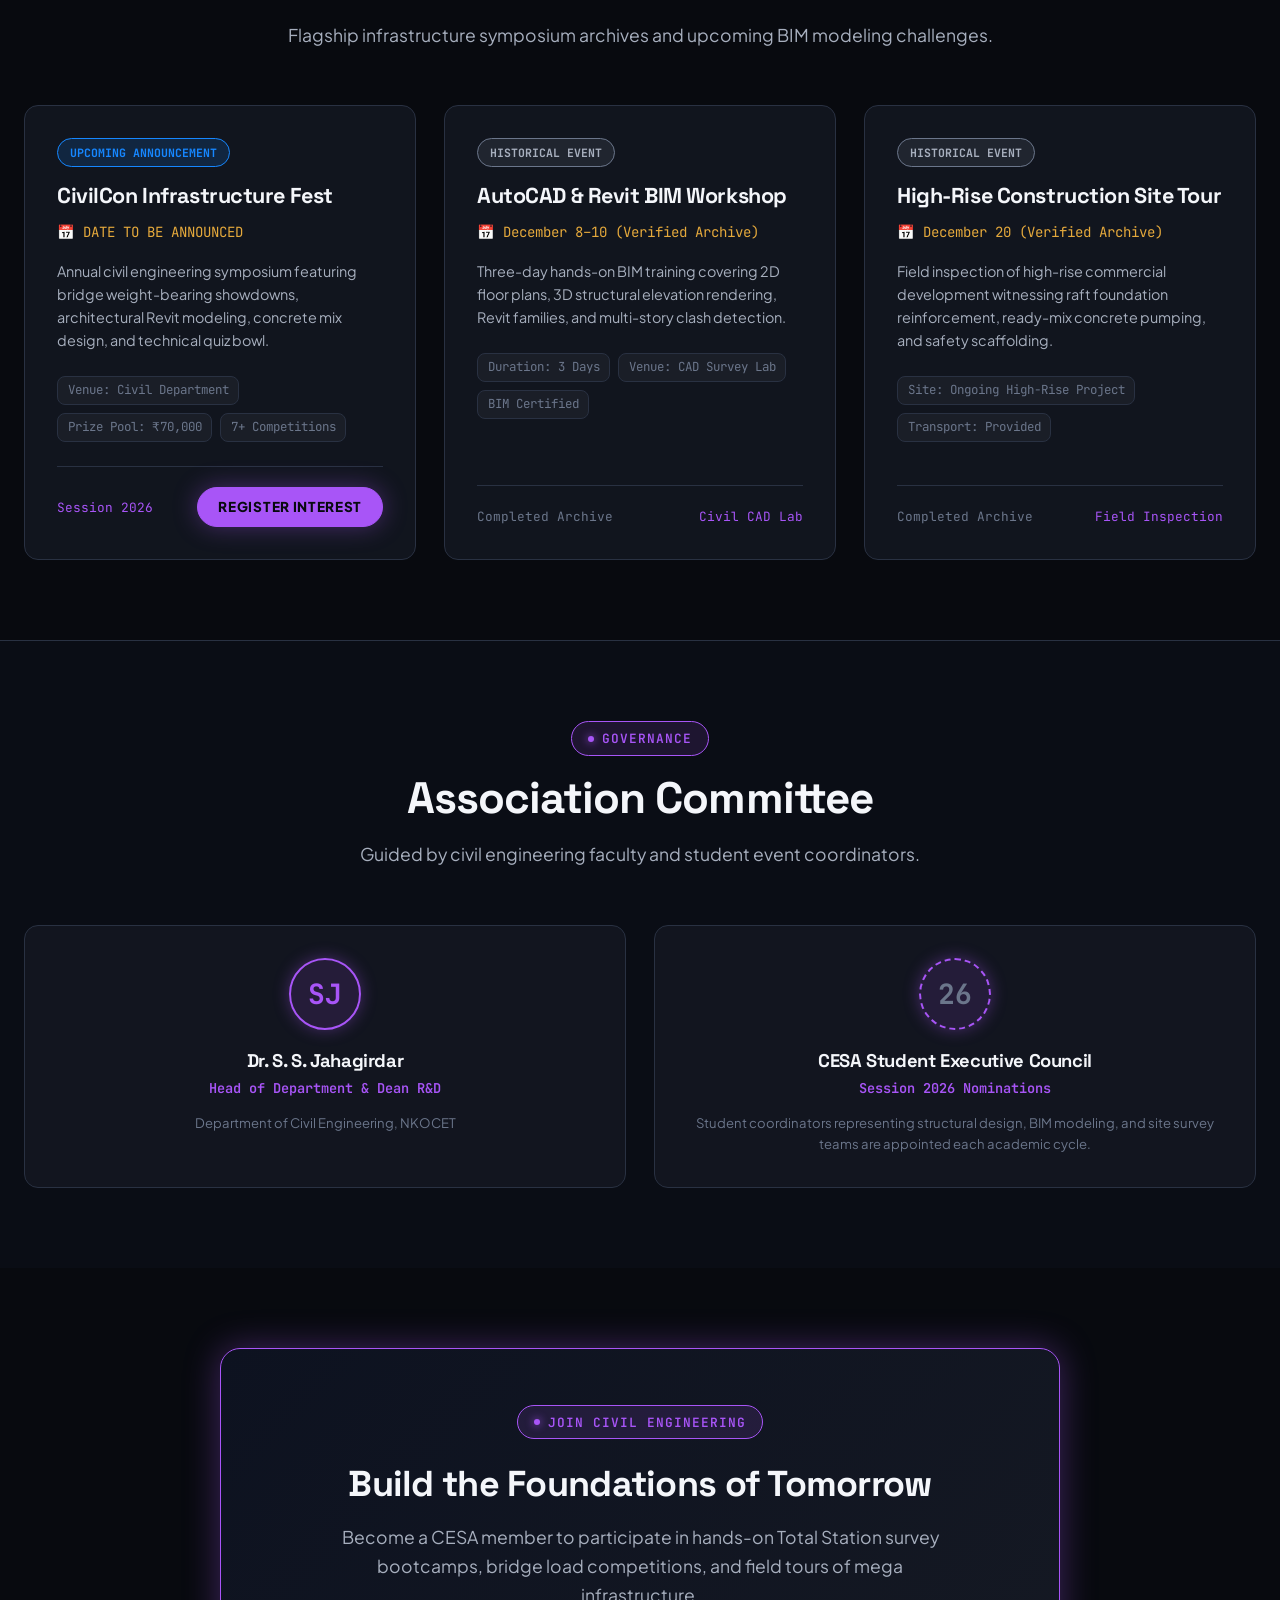
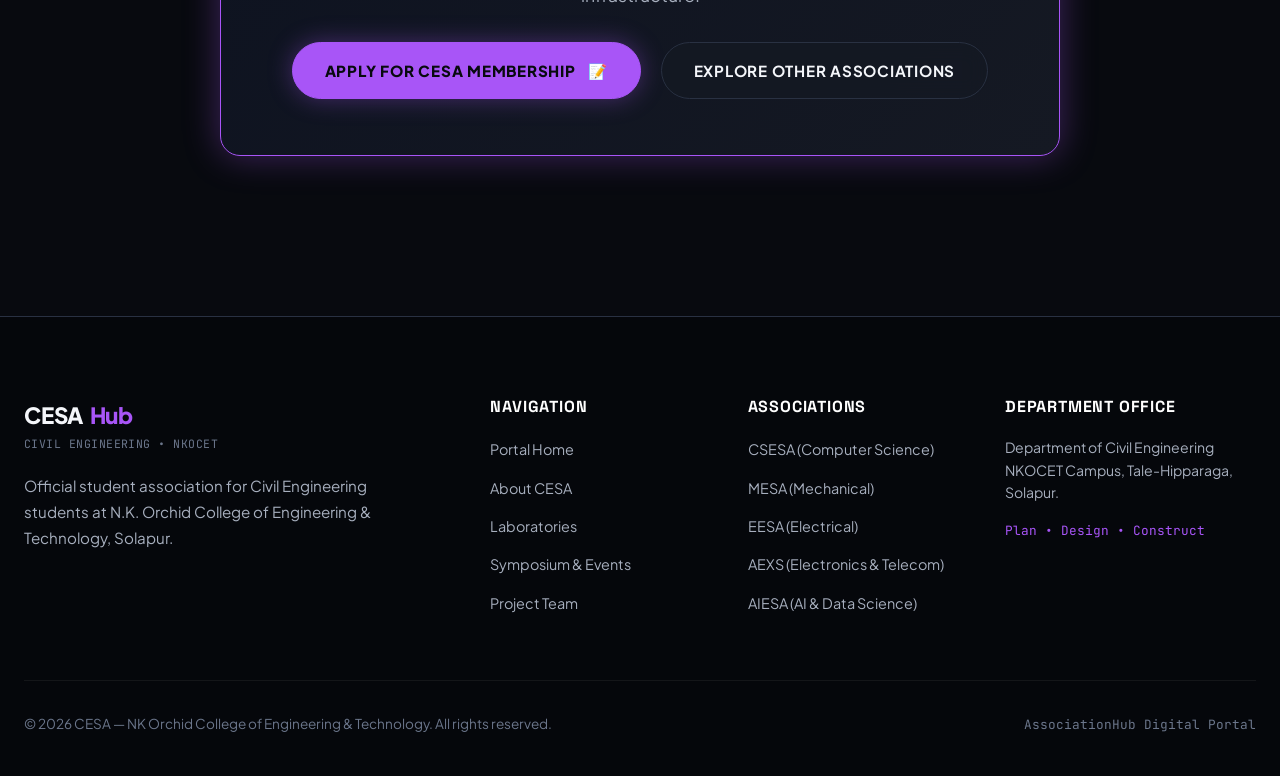
<file: civil.html>
<!DOCTYPE html>
<html lang="en" data-dept="cesa">
<head>
  <meta charset="UTF-8">
  <meta name="viewport" content="width=device-width, initial-scale=1.0">
  <title>CESA — Civil Engineering Students Association | NKOCET</title>
  <meta name="description" content="Civil Engineering Students Association (CESA) at NK Orchid College of Engineering & Technology.">
  
  <!-- Google Fonts -->
  <link rel="preconnect" href="https://fonts.googleapis.com">
  <link rel="preconnect" href="https://fonts.gstatic.com" crossorigin>
  <link href="https://fonts.googleapis.com/css2?family=Plus+Jakarta+Sans:wght@300;400;500;600;700;800&family=Space+Grotesk:wght@500;700;800&family=JetBrains+Mono:wght@400;500;700&display=swap" rel="stylesheet">
  
  <!-- Master Stylesheet -->
  <link rel="stylesheet" href="css.css">
</head>
<body>

  <!-- Navigation Bar -->
  <header class="site-header" id="site-header">
    <div class="container nav-container">
      <a href="index.html" class="brand-link" aria-label="AssociationHub Home">
        <div class="brand-logo-frame">
          <img src="nkocet logo.png.webp" alt="NKOCET Logo" class="brand-logo-img" onerror="this.style.display='none'; this.parentElement.innerHTML='<span style=\'font-weight:800;color:#080A0F;\'>NK</span>'">
        </div>
        <div class="brand-text">
          <span class="brand-title">Association<span>Hub</span></span>
          <span class="brand-subtitle">CESA Portal</span>
        </div>
      </a>

      <!-- Desktop Navigation -->
      <nav aria-label="Primary Navigation">
        <ul class="nav-menu">
          <li><a href="index.html" class="nav-link">Home</a></li>
          
          <!-- Quick Department Dropdown -->
          <li class="nav-dropdown">
            <button class="nav-dropdown-trigger" type="button" aria-haspopup="true" aria-expanded="false">
              <span>Switch Dept</span>
              <span class="nav-dropdown-chevron">▼</span>
            </button>
            <ul class="nav-dropdown-menu">
              <li><a href="cep-cesa.html" class="nav-dropdown-link"><span class="dept-pill-dot csesa"></span>CSESA — Computer Science</a></li>
              <li><a href="cep-mesa.html" class="nav-dropdown-link"><span class="dept-pill-dot mesa"></span>MESA — Mechanical Engg</a></li>
              <li><a href="esa.html" class="nav-dropdown-link"><span class="dept-pill-dot eesa"></span>EESA — Electrical Engg</a></li>
              <li><a href="civil.html" class="nav-dropdown-link"><span class="dept-pill-dot cesa"></span>CESA — Civil Engineering</a></li>
              <li><a href="entc.html" class="nav-dropdown-link"><span class="dept-pill-dot aexs"></span>AEXS — Electronics & Telecom</a></li>
              <li><a href="aids.html" class="nav-dropdown-link"><span class="dept-pill-dot aiesa"></span>AIESA — AI & Data Science</a></li>
            </ul>
          </li>

          <li><a href="#about" class="nav-link">About</a></li>
          <li><a href="#labs" class="nav-link">Laboratories</a></li>
          <li><a href="#events" class="nav-link">Events</a></li>
          <li><a href="#committee" class="nav-link">Committee</a></li>
          <li><a href="cep-about us.html" class="nav-link">About Us</a></li>
        </ul>
      </nav>

      <div class="nav-action">
        <button type="button" class="btn-secondary" onclick="openSpotlightSearch()" style="padding: 0.45rem 0.85rem; font-size: 0.82rem; display: inline-flex; align-items: center; gap: 0.4rem;" title="Spotlight Quick Search (Ctrl + K)">
          <span>🔍</span>
          <span style="font-size: 0.72rem; background: rgba(255, 255, 255, 0.1); padding: 0.1rem 0.4rem; border-radius: 3px; font-family: var(--font-mono);">Ctrl K</span>
        </button>
        <a href="verify.html" class="btn-secondary" style="padding: 0.45rem 0.95rem; font-size: 0.82rem; border-color: rgba(25, 214, 140, 0.4); color: #19D68C; text-decoration: none; display: inline-flex; align-items: center; gap: 0.4rem;">
          <span>📱 Verify</span>
        </a>

        <button type="button" class="btn-nav-accent" onclick="openMembershipModal('CESA')">
          <span>Join CESA</span>
          <span>📝</span>
        </button>

        <!-- Mobile Toggle Button -->
        <button class="mobile-toggle" aria-label="Toggle Navigation Menu" aria-expanded="false">
          <span></span>
          <span></span>
          <span></span>
        </button>
      </div>
    </div>
  </header>

  <!-- Mobile Menu Drawer -->
  <aside class="mobile-drawer" aria-label="Mobile Navigation">
    <div>
      <div class="brand-text" style="margin-bottom: 2rem;">
        <span class="brand-title" style="font-size: 1.4rem;">CESA<span>Hub</span></span>
        <span class="brand-subtitle">Civil Engineering</span>
      </div>
      <ul class="mobile-nav-list">
        <li><a href="index.html" class="mobile-nav-link">Home</a></li>
        <li><a href="#about" class="mobile-nav-link">About CESA</a></li>
        <li><a href="#labs" class="mobile-nav-link">Laboratories</a></li>
        <li><a href="#events" class="mobile-nav-link">Events</a></li>
        <li><a href="#committee" class="mobile-nav-link">Committee</a></li>
        <li><a href="cep-about us.html" class="mobile-nav-link">👥 About Project Team</a></li>
        <li style="padding: 0.5rem 0; font-size: 0.75rem; text-transform: uppercase; color: var(--accent-cesa); letter-spacing: 0.05em; font-weight: 700;">Switch Department:</li>
        <li><a href="cep-cesa.html" class="mobile-nav-link">💻 CSESA (Computer Science)</a></li>
        <li><a href="cep-mesa.html" class="mobile-nav-link">⚙️ MESA (Mechanical)</a></li>
        <li><a href="esa.html" class="mobile-nav-link">⚡ EESA (Electrical)</a></li>
        <li><a href="entc.html" class="mobile-nav-link">📡 AEXS (ENTC)</a></li>
        <li><a href="aids.html" class="mobile-nav-link">🧠 AIESA (AI & DS)</a></li>
        <li style="margin-top: 0.75rem;"><button class="btn-primary" style="width: 100%; justify-content: center;" onclick="openMembershipModal('CESA')"><span>Join CESA</span><span>📝</span></button></li>
      </ul>
    </div>
    <div style="font-size: 0.8rem; color: var(--color-text-muted); font-family: var(--font-mono);">
      © 2026 CESA • NKOCET
    </div>
  </aside>
  <div class="mobile-overlay" aria-hidden="true"></div>

  <!-- Unique Department Hero (Architectural Violet / Blueprint Concept) -->
  <section class="dept-hero">
    <div class="container dept-hero-grid">
      <div class="dept-hero-content">
        <div class="dept-eyebrow">
          <span class="dot"></span>
          <span>Department of Civil Engineering</span>
        </div>

        <h1 class="dept-hero-title">
          CESA — CIVIL ENGINEERING STUDENTS ASSOCIATION
        </h1>

        <p class="dept-hero-desc">
          Building tomorrow's resilient infrastructure through computational structural design, sustainable green construction, Building Information Modeling (BIM), and smart urban development.
        </p>

        <div class="dept-meta-bar">
          <div class="dept-meta-item">
            <span>Faculty In-Charge:</span>
            <strong>Dr. S. S. Jahagirdar (HOD)</strong>
          </div>
          <div class="dept-meta-item">
            <span>Student Chapter:</span>
            <strong>CESA (Est. NKOCET)</strong>
          </div>
          <div class="dept-meta-item">
            <span>Infrastructure:</span>
            <strong>06 Specialized Testing Labs</strong>
          </div>
        </div>
      </div>

      <!-- Department Architectural Wireframe Motif Visual -->
      <div class="dept-hero-visual" aria-hidden="true">
        <div class="dept-visual-circle" style="border-color: var(--accent-cesa); box-shadow: 0 0 35px var(--glow-cesa);">
          <div style="width: 130px; height: 130px; border-radius: 50%; border: 1px dashed rgba(168, 85, 247, 0.4); display: flex; align-items: center; justify-content: center; background: rgba(168, 85, 247, 0.05);">
            <span style="font-family: var(--font-mono); font-size: 0.75rem; color: var(--accent-cesa);">[BIM_3D]</span>
          </div>
        </div>
        <div class="dept-visual-icon">🏗️</div>
      </div>
    </div>
  </section>

  <!-- About Association Section -->
  <section class="section" id="about">
    <div class="container">
      <div class="section-title-wrap">
        <div class="section-badge">
          <span class="dot"></span>
          <span>Department Overview</span>
        </div>
        <h2 class="section-title">About the Association</h2>
        <p class="section-subtitle">
          The Civil Engineering Association at NKOCET shapes future planners and master builders. From structural earthquake resilience to eco-certified LEED materials and intelligent GIS survey mapping, CESA integrates classroom analytical principles with on-site engineering reality.
        </p>
      </div>

      <!-- Objectives Grid -->
      <div id="objectives" class="objectives-grid">
        <div class="objective-card">
          <h3>🏢 Structural Analysis & Design</h3>
          <p>Master finite structural modeling, reinforced concrete design (RCC), steel frames, seismic damping, and high-performance concrete technology.</p>
        </div>

        <div class="objective-card">
          <h3>🌍 Sustainable Green Building</h3>
          <p>Promote LEED-compliant green building design, low-carbon geopolymer cements, fly ash utilization, and passive climatic architecture.</p>
        </div>

        <div class="objective-card">
          <h3>🚧 Construction Project Management</h3>
          <p>Master project scheduling with Primavera and MS Project, cost estimation, quantity surveying, and contractor safety protocols.</p>
        </div>

        <div class="objective-card">
          <h3>💧 Water Resources & Hydraulics</h3>
          <p>Analyze river catchment basins, automated canal networks, rainwater harvesting, sewage water treatment plants (STP), and flood mitigation.</p>
        </div>

        <div class="objective-card">
          <h3>🛣️ Transportation & Highway Systems</h3>
          <p>Design flexible and rigid road pavements, intersection traffic signaling, soil stabilization, and modern mass transit alignment.</p>
        </div>

        <div class="objective-card">
          <h3>🏙️ Smart Urban Planning & BIM</h3>
          <p>Implement Building Information Modeling (BIM) workflows, digital twin facility management, and geospatial (GIS) zoning overlays.</p>
        </div>
      </div>
    </div>
  </section>

  <!-- Department Laboratories Section (Verified 6 Labs) -->
  <section class="section" id="labs" style="background: rgba(13, 18, 32, 0.4); border-top: 1px solid var(--color-border-subtle); border-bottom: 1px solid var(--color-border-subtle);">
    <div class="container">
      <div class="section-title-wrap">
        <div class="section-badge">
          <span class="dot"></span>
          <span>Department Infrastructure</span>
        </div>
        <h2 class="section-title">Specialized Civil Laboratories</h2>
        <p class="section-subtitle">
          Material testing apparatus, soil mechanics testing cells, and advanced CAD/BIM computational survey labs.
        </p>
      </div>

      <div class="labs-grid">
        <!-- Lab 1 -->
        <div class="lab-card">
          <div class="lab-icon">🔬</div>
          <h3>Material Testing & NDT Lab</h3>
          <ul>
            <li>2000 kN Digital Compression Testing Machine (CTM)</li>
            <li>Universal Tensile Testing Machine (UTM) for Rebar</li>
            <li>Ultrasonic Pulse Velocity & Rebound Hammer (NDT)</li>
            <li>Cement Consistency, Setting Time & Soundness Rigs</li>
            <li>Aggregate Impact, Abrasion & Crushing Benches</li>
          </ul>
        </div>

        <!-- Lab 2 -->
        <div class="lab-card">
          <div class="lab-icon">🏗️</div>
          <h3>Structural Engineering Lab</h3>
          <ul>
            <li>Heavy Reaction Loading Test Frame</li>
            <li>Two-Hinged & Three-Hinged Arch Apparatus</li>
            <li>Deflection of Curved Bars & Column Buckling Rigs</li>
            <li>Redundant Pin-Jointed Truss Load Cells</li>
            <li>Electronic LVDT Crack & Deflection Gauges</li>
          </ul>
        </div>

        <!-- Lab 3 -->
        <div class="lab-card">
          <div class="lab-icon">💧</div>
          <h3>Fluid Mechanics & Hydraulics Lab</h3>
          <ul>
            <li>Tilting Open-Channel Hydraulic Flume with Wave Maker</li>
            <li>Venturimeter, Orifice & Notch Calibration Benches</li>
            <li>Reynolds Number & Friction Factor Pipe Networks</li>
            <li>Centrifugal, Reciprocating & Jet Pump Testbeds</li>
            <li>Pelton Wheel & Francis Turbine Operational Rigs</li>
          </ul>
        </div>

        <!-- Lab 4 -->
        <div class="lab-card">
          <div class="lab-icon">🌱</div>
          <h3>Geotechnical Engineering Lab</h3>
          <ul>
            <li>Motorized Direct Shear Testing Machine</li>
            <li>Triaxial Cell with Pore Pressure Transducers</li>
            <li>Standard & Modified Proctor Compaction Units</li>
            <li>Fixed-Ring Soil Consolidation Oedometer Benches</li>
            <li>Constant & Falling Head Soil Permeameters</li>
          </ul>
        </div>

        <!-- Lab 5 -->
        <div class="lab-card">
          <div class="lab-icon">🛣️</div>
          <h3>Transportation & Pavement Lab</h3>
          <ul>
            <li>Automatic Marshall Stability Asphalt Tester</li>
            <li>Bitumen Ductility, Softening Point & Penetrometer</li>
            <li>Los Angeles Aggregate Abrasion Testing Drum</li>
            <li>Benkelman Beam Deflection Apparatus for Roads</li>
            <li>Electronic Radar Speed & Traffic Survey Sensor</li>
          </ul>
        </div>

        <!-- Lab 6 -->
        <div class="lab-card">
          <div class="lab-icon">💻</div>
          <h3>CAD, BIM & Surveying Technology</h3>
          <ul>
            <li>Autodesk Revit 3D Building Information Modeling</li>
            <li>Bentley STAAD.Pro Structural Analysis Software</li>
            <li>Autodesk AutoCAD Civil Architectural Suites</li>
            <li>Electronic Total Stations with Optical Prisms</li>
            <li>Precision Digital Auto-Levels & Theodolites</li>
          </ul>
        </div>
      </div>
    </div>
  </section>

  <!-- Events Section -->
  <section class="section" id="events">
    <div class="container">
      <div class="section-title-wrap">
        <div class="section-badge">
          <span class="dot"></span>
          <span>Events & Workshops</span>
        </div>
        <h2 class="section-title">CESA Event Calendar</h2>
        <p class="section-subtitle">
          Flagship infrastructure symposium archives and upcoming BIM modeling challenges.
        </p>
      </div>

      <div class="events-grid">
        <!-- Event 1: CivilCon -->
        <article class="event-card">
          <div>
            <span class="event-status-badge status-upcoming">Upcoming Announcement</span>
            <h3 class="event-title">CivilCon Infrastructure Fest</h3>
            <div class="event-date-row">
              <span>📅</span>
              <span>DATE TO BE ANNOUNCED</span>
            </div>
            <p class="event-details">
              Annual civil engineering symposium featuring bridge weight-bearing showdowns, architectural Revit modeling, concrete mix design, and technical quiz bowl.
            </p>
            <div class="event-meta-tags">
              <span class="event-tag">Venue: Civil Department</span>
              <span class="event-tag">Prize Pool: ₹70,000</span>
              <span class="event-tag">7+ Competitions</span>
            </div>
          </div>
          <div class="event-footer">
            <span style="font-family: var(--font-mono); font-size: 0.8rem; color: var(--accent-cesa);">Session 2026</span>
            <button class="btn-primary" style="padding: 0.5rem 1.25rem; font-size: 0.85rem;" onclick="showInteractiveModal('CivilCon 2026', 'Official competition dates and structural rulebooks will be published by CESA coordinators upon semester inauguration.')">Register Interest</button>
          </div>
        </article>

        <!-- Event 2: AutoCAD & Revit (Historical) -->
        <article class="event-card">
          <div>
            <span class="event-status-badge status-past">Historical Event</span>
            <h3 class="event-title">AutoCAD & Revit BIM Workshop</h3>
            <div class="event-date-row">
              <span>📅</span>
              <span>December 8–10 (Verified Archive)</span>
            </div>
            <p class="event-details">
              Three-day hands-on BIM training covering 2D floor plans, 3D structural elevation rendering, Revit families, and multi-story clash detection.
            </p>
            <div class="event-meta-tags">
              <span class="event-tag">Duration: 3 Days</span>
              <span class="event-tag">Venue: CAD Survey Lab</span>
              <span class="event-tag">BIM Certified</span>
            </div>
          </div>
          <div class="event-footer">
            <span style="font-family: var(--font-mono); font-size: 0.8rem; color: var(--color-text-muted);">Completed Archive</span>
            <span style="font-family: var(--font-mono); font-size: 0.8rem; color: var(--accent-cesa);">Civil CAD Lab</span>
          </div>
        </article>

        <!-- Event 3: High-Rise Site Visit (Historical) -->
        <article class="event-card">
          <div>
            <span class="event-status-badge status-past">Historical Event</span>
            <h3 class="event-title">High-Rise Construction Site Tour</h3>
            <div class="event-date-row">
              <span>📅</span>
              <span>December 20 (Verified Archive)</span>
            </div>
            <p class="event-details">
              Field inspection of high-rise commercial development witnessing raft foundation reinforcement, ready-mix concrete pumping, and safety scaffolding.
            </p>
            <div class="event-meta-tags">
              <span class="event-tag">Site: Ongoing High-Rise Project</span>
              <span class="event-tag">Transport: Provided</span>
            </div>
          </div>
          <div class="event-footer">
            <span style="font-family: var(--font-mono); font-size: 0.8rem; color: var(--color-text-muted);">Completed Archive</span>
            <span style="font-family: var(--font-mono); font-size: 0.8rem; color: var(--accent-cesa);">Field Inspection</span>
          </div>
        </article>
      </div>
    </div>
  </section>

  <!-- Committee Section (Truthful, non-fabricated) -->
  <section class="section" id="committee" style="background: rgba(13, 18, 32, 0.4); border-top: 1px solid var(--color-border-subtle);">
    <div class="container">
      <div class="section-title-wrap">
        <div class="section-badge">
          <span class="dot"></span>
          <span>Governance</span>
        </div>
        <h2 class="section-title">Association Committee</h2>
        <p class="section-subtitle">
          Guided by civil engineering faculty and student event coordinators.
        </p>
      </div>

      <div class="committee-grid">
        <div class="committee-card">
          <div class="committee-avatar" style="border-color: var(--accent-cesa); color: var(--accent-cesa); background: var(--subtle-cesa);">SJ</div>
          <h3 class="committee-name">Dr. S. S. Jahagirdar</h3>
          <div class="committee-role">Head of Department & Dean R&D</div>
          <p class="committee-note">Department of Civil Engineering, NKOCET</p>
        </div>

        <div class="committee-card">
          <div class="committee-avatar" style="border-style: dashed; color: var(--color-text-muted);">26</div>
          <h3 class="committee-name">CESA Student Executive Council</h3>
          <div class="committee-role">Session 2026 Nominations</div>
          <p class="committee-note">Student coordinators representing structural design, BIM modeling, and site survey teams are appointed each academic cycle.</p>
        </div>
      </div>
    </div>
  </section>

  <!-- Membership CTA Box -->
  <section class="section">
    <div class="container">
      <div class="cta-box" style="border-color: var(--accent-cesa); box-shadow: 0 0 35px var(--glow-cesa);">
        <span class="section-badge" style="border-color: var(--accent-cesa); color: var(--accent-cesa); background: var(--subtle-cesa); margin-bottom: 1.5rem;">
          <span class="dot" style="background: var(--accent-cesa); box-shadow: 0 0 8px var(--accent-cesa);"></span>
          <span>Join Civil Engineering</span>
        </span>
        <h2>Build the Foundations of Tomorrow</h2>
        <p>
          Become a CESA member to participate in hands-on Total Station survey bootcamps, bridge load competitions, and field tours of mega infrastructure.
        </p>
        <div class="cta-buttons">
          <button class="btn-primary" style="background: var(--accent-cesa); border-color: var(--accent-cesa); box-shadow: 0 0 25px var(--glow-cesa);" onclick="openMembershipModal('CESA')">
            <span>APPLY FOR CESA MEMBERSHIP</span>
            <span>📝</span>
          </button>
          <a href="index.html#associations" class="btn-secondary">
            <span>EXPLORE OTHER ASSOCIATIONS</span>
          </a>
        </div>
      </div>
    </div>
  </section>

  <!-- Interactive Modal & Back to Top -->
  <div id="interactive-modal-overlay" class="interactive-modal-overlay" role="dialog" aria-modal="true">
    <div class="interactive-modal">
      <h3 id="modal-title">Notification</h3>
      <p id="modal-desc">Details</p>
      <button id="modal-close-btn" class="interactive-modal-close">Close</button>
    </div>
  </div>
  <button id="back-to-top" class="btn-back-top" aria-label="Scroll back to top">↑</button>

  <!-- Footer -->
  <footer class="site-footer">
    <div class="container">
      <div class="footer-grid">
        <div class="footer-brand">
          <div class="brand-text">
            <span class="brand-title" style="font-size: 1.4rem;">CESA<span>Hub</span></span>
            <span class="brand-subtitle">Civil Engineering • NKOCET</span>
          </div>
          <p>Official student association for Civil Engineering students at N.K. Orchid College of Engineering & Technology, Solapur.</p>
        </div>

        <div class="footer-col">
          <h4>Navigation</h4>
          <ul class="footer-links">
            <li><a href="index.html">Portal Home</a></li>
            <li><a href="#about">About CESA</a></li>
            <li><a href="#labs">Laboratories</a></li>
            <li><a href="#events">Symposium & Events</a></li>
            <li><a href="cep-about us.html">Project Team</a></li>
          </ul>
        </div>

        <div class="footer-col">
          <h4>Associations</h4>
          <ul class="footer-links">
            <li><a href="cep-cesa.html">CSESA (Computer Science)</a></li>
            <li><a href="cep-mesa.html">MESA (Mechanical)</a></li>
            <li><a href="esa.html">EESA (Electrical)</a></li>
            <li><a href="entc.html">AEXS (Electronics & Telecom)</a></li>
            <li><a href="aids.html">AIESA (AI & Data Science)</a></li>
          </ul>
        </div>

        <div class="footer-col">
          <h4>Department Office</h4>
          <p style="font-size: 0.88rem; color: var(--color-text-secondary); line-height: 1.6; margin-bottom: 0.75rem;">
            Department of Civil Engineering<br>
            NKOCET Campus, Tale-Hipparaga, Solapur.
          </p>
          <span style="font-family: var(--font-mono); font-size: 0.8rem; color: var(--accent-cesa);">Plan • Design • Construct</span>
        </div>
      </div>

      <div class="footer-bottom">
        <div>&copy; 2026 CESA — NK Orchid College of Engineering & Technology. All rights reserved.</div>
        <div style="font-family: var(--font-mono); font-size: 0.8rem;">AssociationHub Digital Portal</div>
      </div>
    </div>
  </footer>

    <!-- Functional Membership Registration Modal & Acknowledgment Pass -->
  <div id="membership-modal-overlay" class="membership-modal-overlay" role="dialog" aria-modal="true" aria-labelledby="membership-title">
    <div class="membership-modal">
      <button class="membership-modal-close" aria-label="Close modal">✕</button>

      <div id="membership-form-wrap">
        <span class="quiz-badge" style="margin-bottom: 0.75rem;">Official Membership Intake 2026</span>
        <h2 id="membership-title" class="membership-modal-title">Join a Department Club</h2>
        <p class="membership-modal-subtitle">
          Submit your details to register interest in NKOCET departmental associations. Your inquiry will be registered and an official membership pass generated instantly.
        </p>

        <!-- Quick Digi-Pass Retrieval -->
        <div style="background: rgba(255, 184, 0, 0.08); border: 1px solid rgba(255, 184, 0, 0.3); border-radius: var(--radius-sm); padding: 0.65rem 0.85rem; margin-bottom: 1.1rem; display: flex; justify-content: space-between; align-items: center; flex-wrap: wrap; gap: 0.5rem;">
          <div>
            <span style="font-size: 0.82rem; font-weight: 700; color: var(--brand-gold);">🔍 Already Joined?</span>
            <span style="font-size: 0.76rem; color: var(--color-text-secondary); margin-left: 0.3rem;">Retrieve your saved Digi-Pass & QR:</span>
          </div>
          <div style="display: flex; gap: 0.4rem; align-items: center; flex: 1; min-width: 220px; justify-content: flex-end;">
            <input type="text" id="quick-pass-lookup" placeholder="Enter PRN / Roll (e.g. C-62)" style="padding: 0.32rem 0.6rem; font-size: 0.78rem; border-radius: 4px; border: 1px solid rgba(255,255,255,0.2); background: rgba(0,0,0,0.5); color: #fff; width: 150px;">
            <button type="button" class="btn-secondary" onclick="lookupStudentPass()" style="padding: 0.32rem 0.75rem; font-size: 0.78rem; white-space: nowrap;">
              <span>View Pass 🎫</span>
            </button>
          </div>
        </div>

        <form id="membership-form">
          <div class="form-group-grid">
            <div class="form-group">
              <label for="member-name" class="form-label">Full Name *</label>
              <input type="text" id="member-name" class="form-input" placeholder="e.g. Rahul Patil" required>
            </div>
            <div class="form-group">
              <label for="member-roll" class="form-label">Roll No / PRN *</label>
              <input type="text" id="member-roll" class="form-input" placeholder="e.g. C-62 or EN2024..." required>
            </div>
          </div>

          <div class="form-group">
            <label for="member-email" class="form-label">Student Gmail / College Email (Optional)</label>
            <input type="email" id="member-email" class="form-input" placeholder="e.g. yourname@gmail.com">
          </div>


          <div class="form-group-grid">
            <div class="form-group">
              <label for="member-dept" class="form-label">Your Branch *</label>
              <select id="member-dept" class="form-select" required>
                <option value="Computer Science & Engineering">Computer Science & Engg</option>
                <option value="Mechanical Engineering">Mechanical Engg</option>
                <option value="Electrical Engineering">Electrical Engg</option>
                <option value="Civil Engineering">Civil Engg</option>
                <option value="Electronics & Telecommunication">Electronics & Telecom</option>
                <option value="AI & Data Science">AI & Data Science</option>
                <option value="First Year Engineering">First Year (General)</option>
              </select>
            </div>
            <div class="form-group">
              <label for="member-year" class="form-label">Academic Year *</label>
              <select id="member-year" class="form-select" required>
                <option value="First Year (FY)">First Year (FY)</option>
                <option value="Second Year (SY)" selected>Second Year (SY)</option>
                <option value="Third Year (TY)">Third Year (TY)</option>
                <option value="Final Year (B.Tech)">Final Year (B.Tech)</option>
              </select>
            </div>
          </div>

          <div class="form-group">
            <label for="member-association" class="form-label">Target Association *</label>
            <select id="member-association" class="form-select" required>
              <option value="CSESA">CSESA — Computer Science & Engineering</option>
              <option value="MESA">MESA — Mechanical Engineering</option>
              <option value="EESA">EESA — Electrical Engineering</option>
              <option value="CESA">CESA — Civil Engineering</option>
              <option value="AEXS">AEXS — Electronics & Telecommunication</option>
              <option value="AIESA">AIESA — Artificial Intelligence & Data Science</option>
            </select>
          </div>

          <div class="form-group">
            <label for="member-interest" class="form-label">Technical Interests & Skills (Optional)</label>
            <input type="text" id="member-interest" class="form-input" placeholder="e.g. Python, Web Design, CAD, Robotics, Event Hosting...">
          </div>

          <button type="submit" class="btn-primary" style="width: 100%; justify-content: center; margin-top: 1rem; padding: 0.85rem;">
            <span>GENERATE DIGITAL MEMBERSHIP PASS</span>
            <span>→</span>
          </button>
        </form>
      </div>

      <div id="membership-pass-container" style="display: none;">
        <!-- Rendered dynamically by main.js upon submission -->
      </div>
    </div>
  </div>

  <!-- Core JavaScript -->
  <script src="api-config.js"></script>
  <script src="main.js?v=20261101_v5"></script>
  <!-- Spotlight Quick Command Search Overlay (Ctrl + K) -->
  <div id="spotlight-overlay" class="spotlight-overlay" role="dialog" aria-modal="true" aria-label="Spotlight Search">
    <div class="spotlight-modal">
      <div class="spotlight-header">
        <span style="font-size: 1.25rem;">🔍</span>
        <input type="text" id="spotlight-input" class="spotlight-input" placeholder="Search departments, events, discussions, actions... (Esc to close)" autocomplete="off">
        <span style="font-size: 0.75rem; background: rgba(255, 255, 255, 0.1); padding: 0.2rem 0.5rem; border-radius: 4px; font-family: var(--font-mono); color: var(--color-text-muted);">ESC</span>
      </div>
      <div id="spotlight-results" class="spotlight-results"></div>
      <div class="spotlight-footer">
        <span>Navigation: <kbd style="background:rgba(255,255,255,0.1); padding:0.1rem 0.35rem; border-radius:3px;">↑</kbd> <kbd style="background:rgba(255,255,255,0.1); padding:0.1rem 0.35rem; border-radius:3px;">↓</kbd> to navigate, <kbd style="background:rgba(255,255,255,0.1); padding:0.1rem 0.35rem; border-radius:3px;">↵</kbd> to select</span>
        <span style="color: var(--brand-gold);">NKOCET AssociationHub 2026</span>
      </div>
    </div>
  </div>
  <div id="toast-container" aria-live="polite"></div>

</body>
</html>
</file>
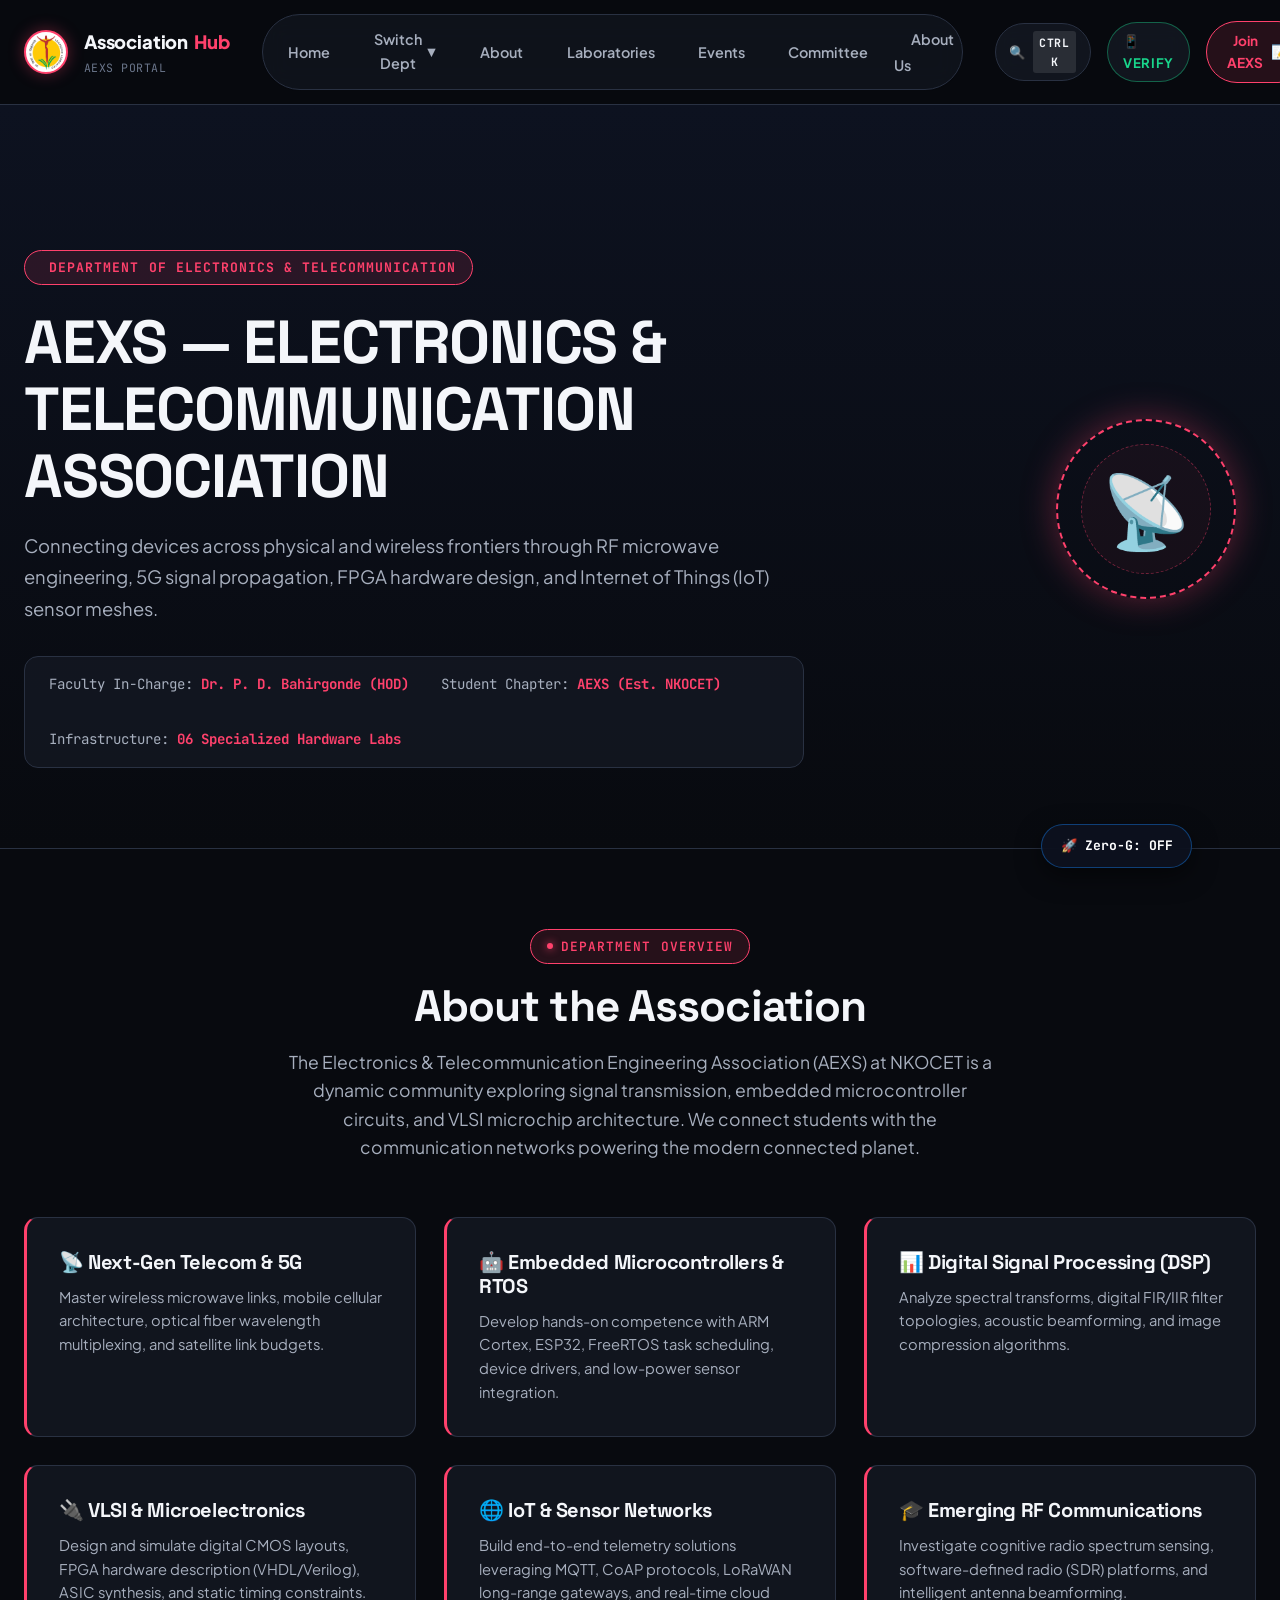
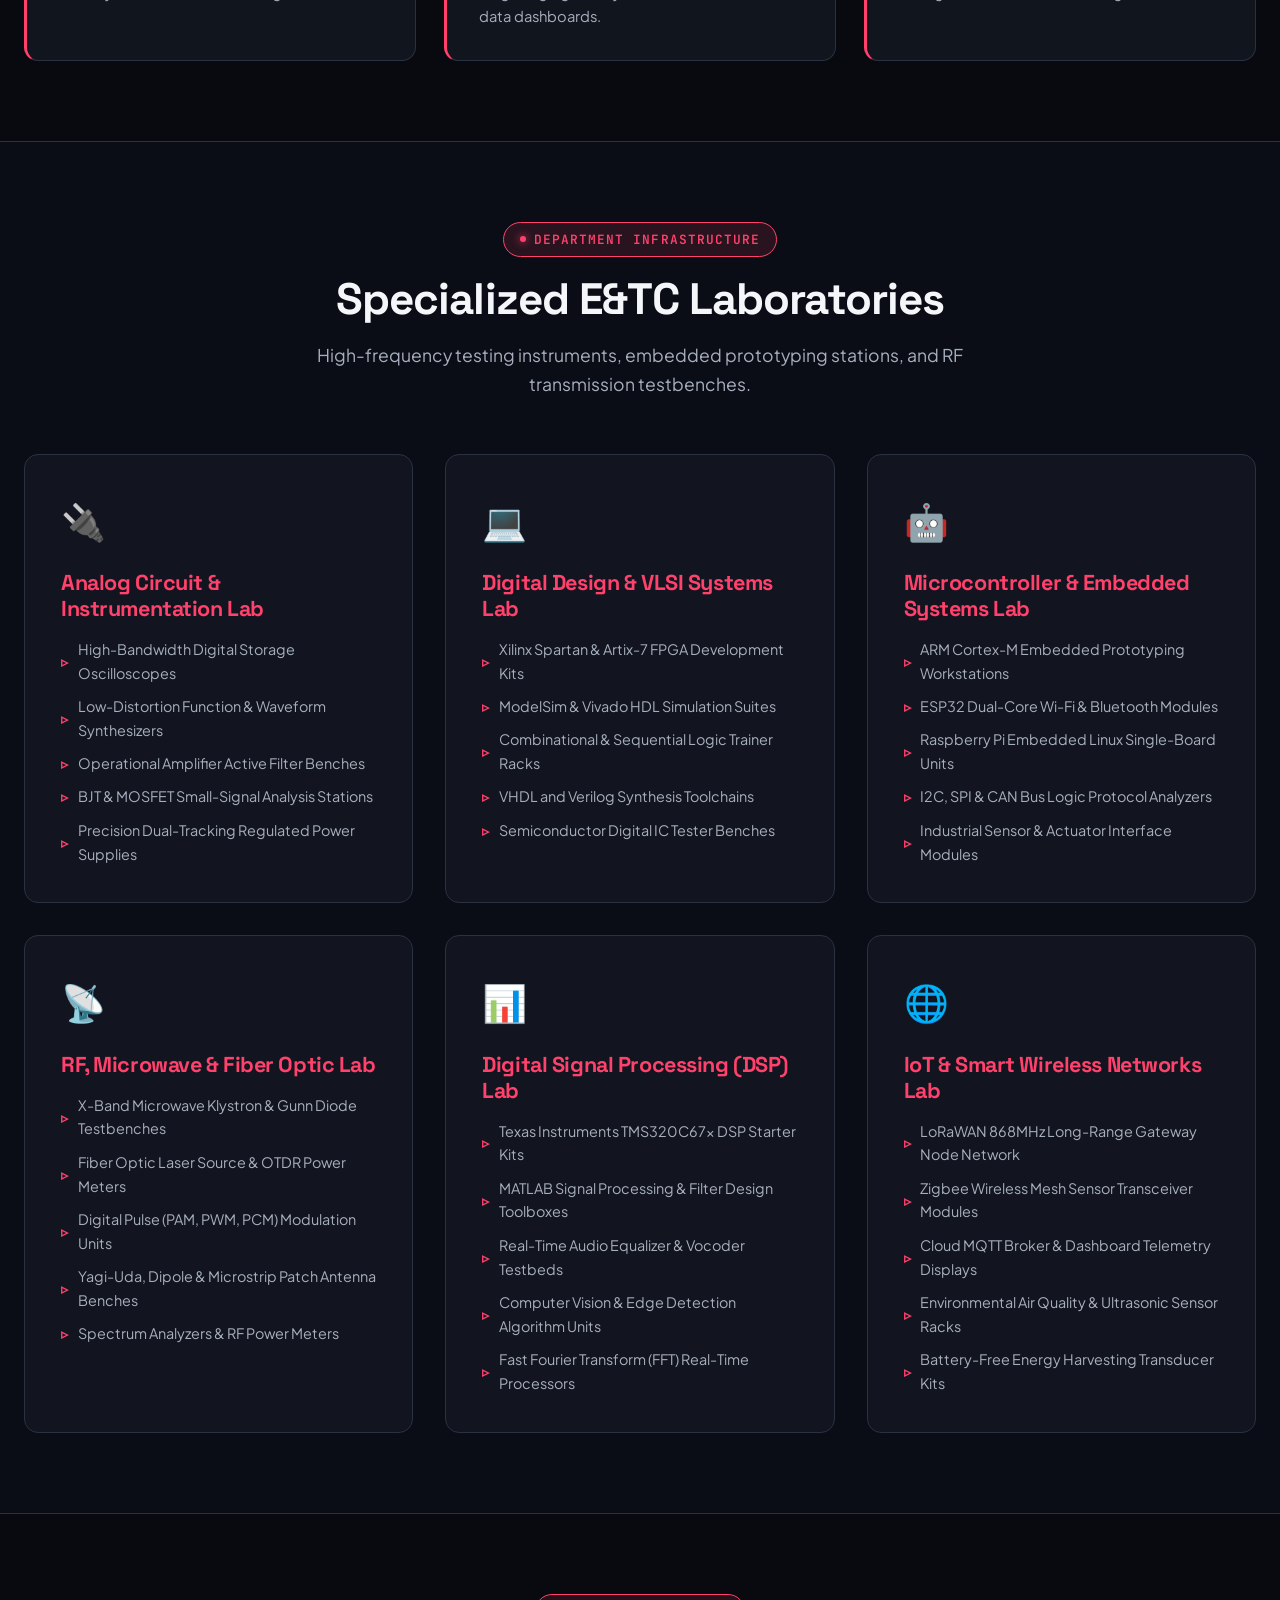
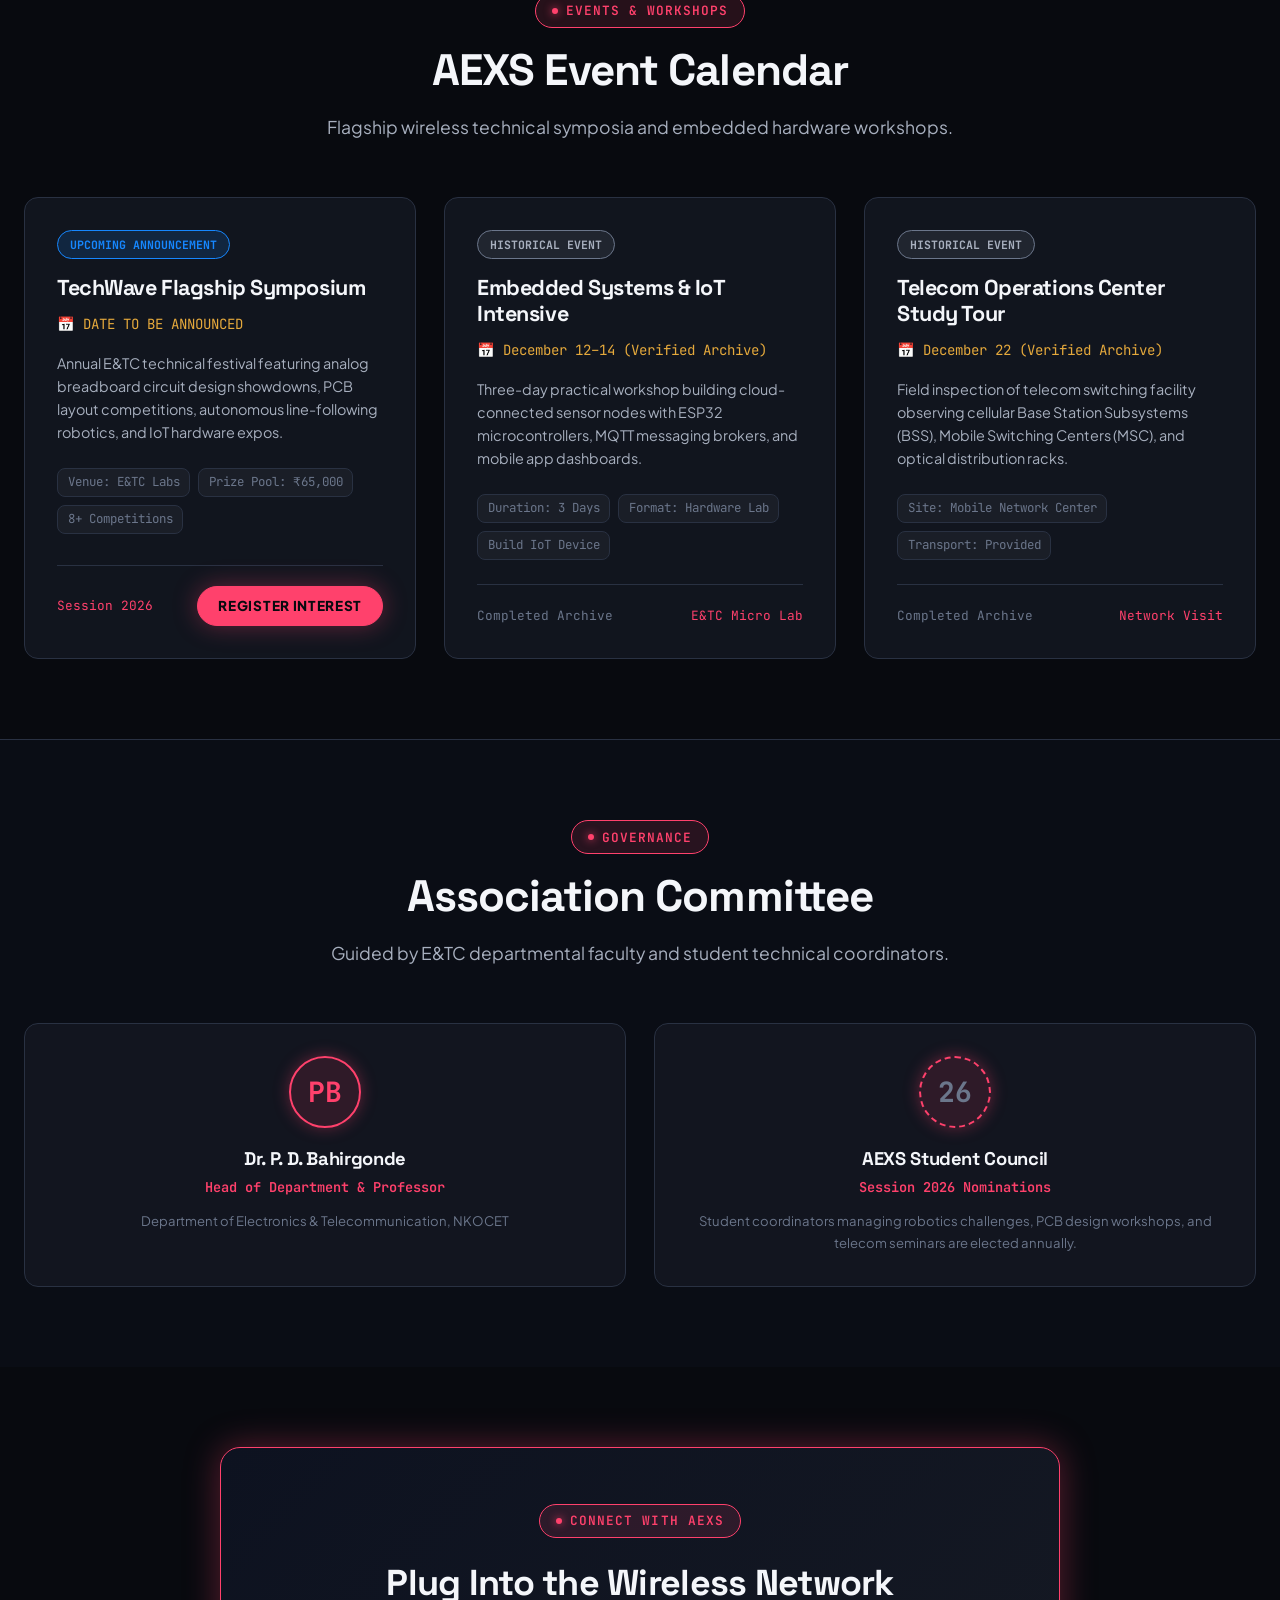
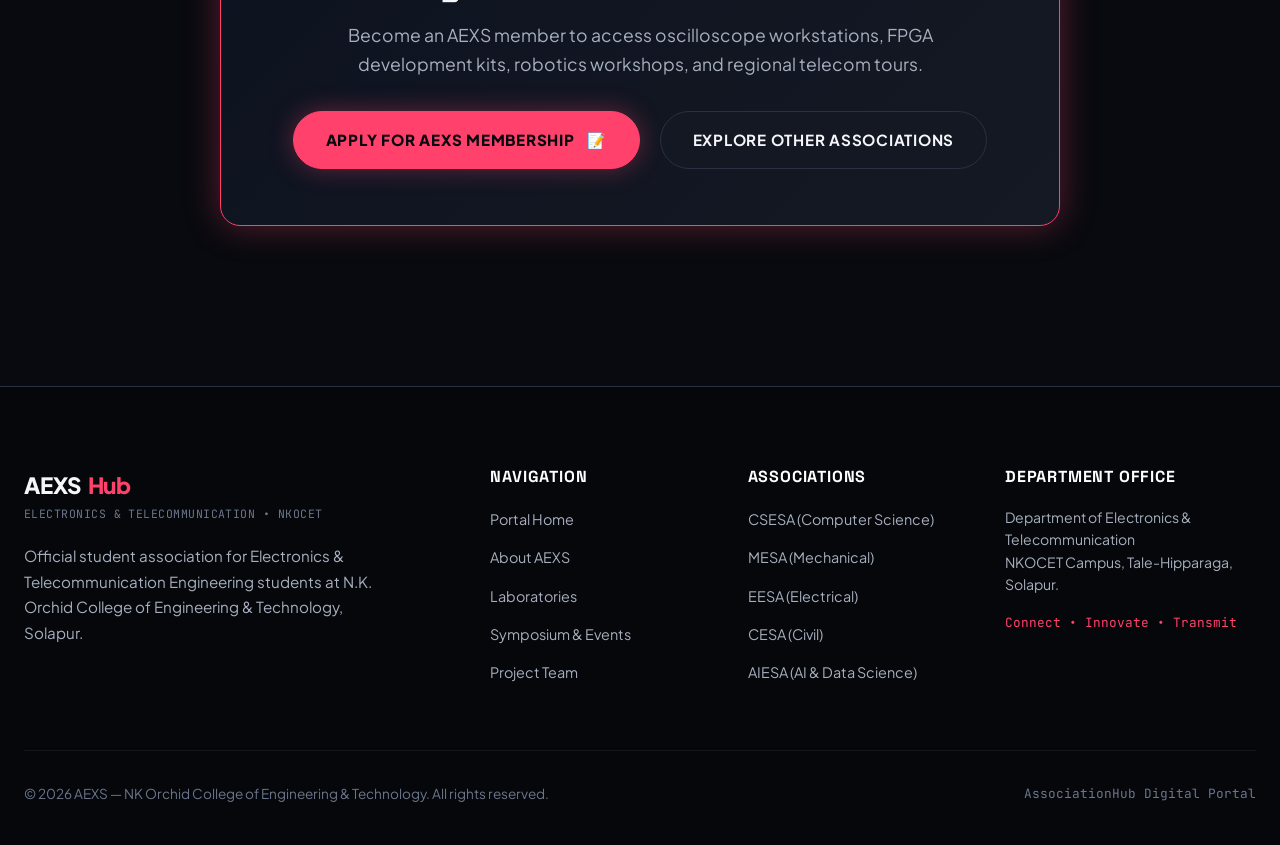
<file: entc.html>
<!DOCTYPE html>
<html lang="en" data-dept="aexs">
<head>
  <meta charset="UTF-8">
  <meta name="viewport" content="width=device-width, initial-scale=1.0">
  <title>AEXS — Electronics & Telecommunication Engineering Association | NKOCET</title>
  <meta name="description" content="Electronics and Telecommunication Engineering Association (AEXS) at NK Orchid College of Engineering & Technology.">
  
  <!-- Google Fonts -->
  <link rel="preconnect" href="https://fonts.googleapis.com">
  <link rel="preconnect" href="https://fonts.gstatic.com" crossorigin>
  <link href="https://fonts.googleapis.com/css2?family=Plus+Jakarta+Sans:wght@300;400;500;600;700;800&family=Space+Grotesk:wght@500;700;800&family=JetBrains+Mono:wght@400;500;700&display=swap" rel="stylesheet">
  
  <!-- Master Stylesheet -->
  <link rel="stylesheet" href="css.css">
</head>
<body>

  <!-- Navigation Bar -->
  <header class="site-header" id="site-header">
    <div class="container nav-container">
      <a href="index.html" class="brand-link" aria-label="AssociationHub Home">
        <div class="brand-logo-frame">
          <img src="nkocet logo.png.webp" alt="NKOCET Logo" class="brand-logo-img" onerror="this.style.display='none'; this.parentElement.innerHTML='<span style=\'font-weight:800;color:#080A0F;\'>NK</span>'">
        </div>
        <div class="brand-text">
          <span class="brand-title">Association<span>Hub</span></span>
          <span class="brand-subtitle">AEXS Portal</span>
        </div>
      </a>

      <!-- Desktop Navigation -->
      <nav aria-label="Primary Navigation">
        <ul class="nav-menu">
          <li><a href="index.html" class="nav-link">Home</a></li>
          
          <!-- Quick Department Dropdown -->
          <li class="nav-dropdown">
            <button class="nav-dropdown-trigger" type="button" aria-haspopup="true" aria-expanded="false">
              <span>Switch Dept</span>
              <span class="nav-dropdown-chevron">▼</span>
            </button>
            <ul class="nav-dropdown-menu">
              <li><a href="cep-cesa.html" class="nav-dropdown-link"><span class="dept-pill-dot csesa"></span>CSESA — Computer Science</a></li>
              <li><a href="cep-mesa.html" class="nav-dropdown-link"><span class="dept-pill-dot mesa"></span>MESA — Mechanical Engg</a></li>
              <li><a href="esa.html" class="nav-dropdown-link"><span class="dept-pill-dot eesa"></span>EESA — Electrical Engg</a></li>
              <li><a href="civil.html" class="nav-dropdown-link"><span class="dept-pill-dot cesa"></span>CESA — Civil Engineering</a></li>
              <li><a href="entc.html" class="nav-dropdown-link"><span class="dept-pill-dot aexs"></span>AEXS — Electronics & Telecom</a></li>
              <li><a href="aids.html" class="nav-dropdown-link"><span class="dept-pill-dot aiesa"></span>AIESA — AI & Data Science</a></li>
            </ul>
          </li>

          <li><a href="#about" class="nav-link">About</a></li>
          <li><a href="#labs" class="nav-link">Laboratories</a></li>
          <li><a href="#events" class="nav-link">Events</a></li>
          <li><a href="#committee" class="nav-link">Committee</a></li>
          <li><a href="cep-about us.html" class="nav-link">About Us</a></li>
        </ul>
      </nav>

      <div class="nav-action">
        <button type="button" class="btn-secondary" onclick="openSpotlightSearch()" style="padding: 0.45rem 0.85rem; font-size: 0.82rem; display: inline-flex; align-items: center; gap: 0.4rem;" title="Spotlight Quick Search (Ctrl + K)">
          <span>🔍</span>
          <span style="font-size: 0.72rem; background: rgba(255, 255, 255, 0.1); padding: 0.1rem 0.4rem; border-radius: 3px; font-family: var(--font-mono);">Ctrl K</span>
        </button>
        <a href="verify.html" class="btn-secondary" style="padding: 0.45rem 0.95rem; font-size: 0.82rem; border-color: rgba(25, 214, 140, 0.4); color: #19D68C; text-decoration: none; display: inline-flex; align-items: center; gap: 0.4rem;">
          <span>📱 Verify</span>
        </a>

        <button type="button" class="btn-nav-accent" onclick="openMembershipModal('AEXS')">
          <span>Join AEXS</span>
          <span>📝</span>
        </button>

        <!-- Mobile Toggle Button -->
        <button class="mobile-toggle" aria-label="Toggle Navigation Menu" aria-expanded="false">
          <span></span>
          <span></span>
          <span></span>
        </button>
      </div>
    </div>
  </header>

  <!-- Mobile Menu Drawer -->
  <aside class="mobile-drawer" aria-label="Mobile Navigation">
    <div>
      <div class="brand-text" style="margin-bottom: 2rem;">
        <span class="brand-title" style="font-size: 1.4rem;">AEXS<span>Hub</span></span>
        <span class="brand-subtitle">Electronics & Telecommunication</span>
      </div>
      <ul class="mobile-nav-list">
        <li><a href="index.html" class="mobile-nav-link">Home</a></li>
        <li><a href="#about" class="mobile-nav-link">About AEXS</a></li>
        <li><a href="#labs" class="mobile-nav-link">Laboratories</a></li>
        <li><a href="#events" class="mobile-nav-link">Events</a></li>
        <li><a href="#committee" class="mobile-nav-link">Committee</a></li>
        <li><a href="cep-about us.html" class="mobile-nav-link">👥 About Project Team</a></li>
        <li style="padding: 0.5rem 0; font-size: 0.75rem; text-transform: uppercase; color: var(--accent-aexs); letter-spacing: 0.05em; font-weight: 700;">Switch Department:</li>
        <li><a href="cep-cesa.html" class="mobile-nav-link">💻 CSESA (Computer Science)</a></li>
        <li><a href="cep-mesa.html" class="mobile-nav-link">⚙️ MESA (Mechanical)</a></li>
        <li><a href="esa.html" class="mobile-nav-link">⚡ EESA (Electrical)</a></li>
        <li><a href="civil.html" class="mobile-nav-link">🏗️ CESA (Civil)</a></li>
        <li><a href="aids.html" class="mobile-nav-link">🧠 AIESA (AI & DS)</a></li>
        <li style="margin-top: 0.75rem;"><button class="btn-primary" style="width: 100%; justify-content: center;" onclick="openMembershipModal('AEXS')"><span>Join AEXS</span><span>📝</span></button></li>
      </ul>
    </div>
    <div style="font-size: 0.8rem; color: var(--color-text-muted); font-family: var(--font-mono);">
      © 2026 AEXS • NKOCET
    </div>
  </aside>
  <div class="mobile-overlay" aria-hidden="true"></div>

  <!-- Unique Department Hero (Signal Crimson / RF Wave Concept) -->
  <section class="dept-hero">
    <div class="container dept-hero-grid">
      <div class="dept-hero-content">
        <div class="dept-eyebrow">
          <span class="dot"></span>
          <span>Department of Electronics & Telecommunication</span>
        </div>

        <h1 class="dept-hero-title">
          AEXS — ELECTRONICS & TELECOMMUNICATION ASSOCIATION
        </h1>

        <p class="dept-hero-desc">
          Connecting devices across physical and wireless frontiers through RF microwave engineering, 5G signal propagation, FPGA hardware design, and Internet of Things (IoT) sensor meshes.
        </p>

        <div class="dept-meta-bar">
          <div class="dept-meta-item">
            <span>Faculty In-Charge:</span>
            <strong>Dr. P. D. Bahirgonde (HOD)</strong>
          </div>
          <div class="dept-meta-item">
            <span>Student Chapter:</span>
            <strong>AEXS (Est. NKOCET)</strong>
          </div>
          <div class="dept-meta-item">
            <span>Infrastructure:</span>
            <strong>06 Specialized Hardware Labs</strong>
          </div>
        </div>
      </div>

      <!-- Department Wave / Signal Motif Visual -->
      <div class="dept-hero-visual" aria-hidden="true">
        <div class="dept-visual-circle" style="border-color: var(--accent-aexs); box-shadow: 0 0 35px var(--glow-aexs);">
          <div style="width: 130px; height: 130px; border-radius: 50%; border: 1px dashed rgba(255, 65, 108, 0.4); display: flex; align-items: center; justify-content: center; background: rgba(255, 65, 108, 0.05);">
            <span style="font-family: var(--font-mono); font-size: 0.75rem; color: var(--accent-aexs);">~RF_5G~</span>
          </div>
        </div>
        <div class="dept-visual-icon">📡</div>
      </div>
    </div>
  </section>

  <!-- About Association Section -->
  <section class="section" id="about">
    <div class="container">
      <div class="section-title-wrap">
        <div class="section-badge">
          <span class="dot"></span>
          <span>Department Overview</span>
        </div>
        <h2 class="section-title">About the Association</h2>
        <p class="section-subtitle">
          The Electronics & Telecommunication Engineering Association (AEXS) at NKOCET is a dynamic community exploring signal transmission, embedded microcontroller circuits, and VLSI microchip architecture. We connect students with the communication networks powering the modern connected planet.
        </p>
      </div>

      <!-- Objectives Grid -->
      <div id="objectives" class="objectives-grid">
        <div class="objective-card">
          <h3>📡 Next-Gen Telecom & 5G</h3>
          <p>Master wireless microwave links, mobile cellular architecture, optical fiber wavelength multiplexing, and satellite link budgets.</p>
        </div>

        <div class="objective-card">
          <h3>🤖 Embedded Microcontrollers & RTOS</h3>
          <p>Develop hands-on competence with ARM Cortex, ESP32, FreeRTOS task scheduling, device drivers, and low-power sensor integration.</p>
        </div>

        <div class="objective-card">
          <h3>📊 Digital Signal Processing (DSP)</h3>
          <p>Analyze spectral transforms, digital FIR/IIR filter topologies, acoustic beamforming, and image compression algorithms.</p>
        </div>

        <div class="objective-card">
          <h3>🔌 VLSI & Microelectronics</h3>
          <p>Design and simulate digital CMOS layouts, FPGA hardware description (VHDL/Verilog), ASIC synthesis, and static timing constraints.</p>
        </div>

        <div class="objective-card">
          <h3>🌐 IoT & Sensor Networks</h3>
          <p>Build end-to-end telemetry solutions leveraging MQTT, CoAP protocols, LoRaWAN long-range gateways, and real-time cloud data dashboards.</p>
        </div>

        <div class="objective-card">
          <h3>🎓 Emerging RF Communications</h3>
          <p>Investigate cognitive radio spectrum sensing, software-defined radio (SDR) platforms, and intelligent antenna beamforming.</p>
        </div>
      </div>
    </div>
  </section>

  <!-- Department Laboratories Section (Verified 6 Labs) -->
  <section class="section" id="labs" style="background: rgba(13, 18, 32, 0.4); border-top: 1px solid var(--color-border-subtle); border-bottom: 1px solid var(--color-border-subtle);">
    <div class="container">
      <div class="section-title-wrap">
        <div class="section-badge">
          <span class="dot"></span>
          <span>Department Infrastructure</span>
        </div>
        <h2 class="section-title">Specialized E&TC Laboratories</h2>
        <p class="section-subtitle">
          High-frequency testing instruments, embedded prototyping stations, and RF transmission testbenches.
        </p>
      </div>

      <div class="labs-grid">
        <!-- Lab 1 -->
        <div class="lab-card">
          <div class="lab-icon">🔌</div>
          <h3>Analog Circuit & Instrumentation Lab</h3>
          <ul>
            <li>High-Bandwidth Digital Storage Oscilloscopes</li>
            <li>Low-Distortion Function & Waveform Synthesizers</li>
            <li>Operational Amplifier Active Filter Benches</li>
            <li>BJT & MOSFET Small-Signal Analysis Stations</li>
            <li>Precision Dual-Tracking Regulated Power Supplies</li>
          </ul>
        </div>

        <!-- Lab 2 -->
        <div class="lab-card">
          <div class="lab-icon">💻</div>
          <h3>Digital Design & VLSI Systems Lab</h3>
          <ul>
            <li>Xilinx Spartan & Artix-7 FPGA Development Kits</li>
            <li>ModelSim & Vivado HDL Simulation Suites</li>
            <li>Combinational & Sequential Logic Trainer Racks</li>
            <li>VHDL and Verilog Synthesis Toolchains</li>
            <li>Semiconductor Digital IC Tester Benches</li>
          </ul>
        </div>

        <!-- Lab 3 -->
        <div class="lab-card">
          <div class="lab-icon">🤖</div>
          <h3>Microcontroller & Embedded Systems Lab</h3>
          <ul>
            <li>ARM Cortex-M Embedded Prototyping Workstations</li>
            <li>ESP32 Dual-Core Wi-Fi & Bluetooth Modules</li>
            <li>Raspberry Pi Embedded Linux Single-Board Units</li>
            <li>I2C, SPI & CAN Bus Logic Protocol Analyzers</li>
            <li>Industrial Sensor & Actuator Interface Modules</li>
          </ul>
        </div>

        <!-- Lab 4 -->
        <div class="lab-card">
          <div class="lab-icon">📡</div>
          <h3>RF, Microwave & Fiber Optic Lab</h3>
          <ul>
            <li>X-Band Microwave Klystron & Gunn Diode Testbenches</li>
            <li>Fiber Optic Laser Source & OTDR Power Meters</li>
            <li>Digital Pulse (PAM, PWM, PCM) Modulation Units</li>
            <li>Yagi-Uda, Dipole & Microstrip Patch Antenna Benches</li>
            <li>Spectrum Analyzers & RF Power Meters</li>
          </ul>
        </div>

        <!-- Lab 5 -->
        <div class="lab-card">
          <div class="lab-icon">📊</div>
          <h3>Digital Signal Processing (DSP) Lab</h3>
          <ul>
            <li>Texas Instruments TMS320C67x DSP Starter Kits</li>
            <li>MATLAB Signal Processing & Filter Design Toolboxes</li>
            <li>Real-Time Audio Equalizer & Vocoder Testbeds</li>
            <li>Computer Vision & Edge Detection Algorithm Units</li>
            <li>Fast Fourier Transform (FFT) Real-Time Processors</li>
          </ul>
        </div>

        <!-- Lab 6 -->
        <div class="lab-card">
          <div class="lab-icon">🌐</div>
          <h3>IoT & Smart Wireless Networks Lab</h3>
          <ul>
            <li>LoRaWAN 868MHz Long-Range Gateway Node Network</li>
            <li>Zigbee Wireless Mesh Sensor Transceiver Modules</li>
            <li>Cloud MQTT Broker & Dashboard Telemetry Displays</li>
            <li>Environmental Air Quality & Ultrasonic Sensor Racks</li>
            <li>Battery-Free Energy Harvesting Transducer Kits</li>
          </ul>
        </div>
      </div>
    </div>
  </section>

  <!-- Events Section -->
  <section class="section" id="events">
    <div class="container">
      <div class="section-title-wrap">
        <div class="section-badge">
          <span class="dot"></span>
          <span>Events & Workshops</span>
        </div>
        <h2 class="section-title">AEXS Event Calendar</h2>
        <p class="section-subtitle">
          Flagship wireless technical symposia and embedded hardware workshops.
        </p>
      </div>

      <div class="events-grid">
        <!-- Event 1: TechWave -->
        <article class="event-card">
          <div>
            <span class="event-status-badge status-upcoming">Upcoming Announcement</span>
            <h3 class="event-title">TechWave Flagship Symposium</h3>
            <div class="event-date-row">
              <span>📅</span>
              <span>DATE TO BE ANNOUNCED</span>
            </div>
            <p class="event-details">
              Annual E&TC technical festival featuring analog breadboard circuit design showdowns, PCB layout competitions, autonomous line-following robotics, and IoT hardware expos.
            </p>
            <div class="event-meta-tags">
              <span class="event-tag">Venue: E&TC Labs</span>
              <span class="event-tag">Prize Pool: ₹65,000</span>
              <span class="event-tag">8+ Competitions</span>
            </div>
          </div>
          <div class="event-footer">
            <span style="font-family: var(--font-mono); font-size: 0.8rem; color: var(--accent-aexs);">Session 2026</span>
            <button class="btn-primary" style="padding: 0.5rem 1.25rem; font-size: 0.85rem;" onclick="showInteractiveModal('TechWave 2026', 'Official competition dates and hardware specifications will be declared by AEXS faculty advisors.')">Register Interest</button>
          </div>
        </article>

        <!-- Event 2: Embedded Systems (Historical) -->
        <article class="event-card">
          <div>
            <span class="event-status-badge status-past">Historical Event</span>
            <h3 class="event-title">Embedded Systems & IoT Intensive</h3>
            <div class="event-date-row">
              <span>📅</span>
              <span>December 12–14 (Verified Archive)</span>
            </div>
            <p class="event-details">
              Three-day practical workshop building cloud-connected sensor nodes with ESP32 microcontrollers, MQTT messaging brokers, and mobile app dashboards.
            </p>
            <div class="event-meta-tags">
              <span class="event-tag">Duration: 3 Days</span>
              <span class="event-tag">Format: Hardware Lab</span>
              <span class="event-tag">Build IoT Device</span>
            </div>
          </div>
          <div class="event-footer">
            <span style="font-family: var(--font-mono); font-size: 0.8rem; color: var(--color-text-muted);">Completed Archive</span>
            <span style="font-family: var(--font-mono); font-size: 0.8rem; color: var(--accent-aexs);">E&TC Micro Lab</span>
          </div>
        </article>

        <!-- Event 3: Network Operations Center (Historical) -->
        <article class="event-card">
          <div>
            <span class="event-status-badge status-past">Historical Event</span>
            <h3 class="event-title">Telecom Operations Center Study Tour</h3>
            <div class="event-date-row">
              <span>📅</span>
              <span>December 22 (Verified Archive)</span>
            </div>
            <p class="event-details">
              Field inspection of telecom switching facility observing cellular Base Station Subsystems (BSS), Mobile Switching Centers (MSC), and optical distribution racks.
            </p>
            <div class="event-meta-tags">
              <span class="event-tag">Site: Mobile Network Center</span>
              <span class="event-tag">Transport: Provided</span>
            </div>
          </div>
          <div class="event-footer">
            <span style="font-family: var(--font-mono); font-size: 0.8rem; color: var(--color-text-muted);">Completed Archive</span>
            <span style="font-family: var(--font-mono); font-size: 0.8rem; color: var(--accent-aexs);">Network Visit</span>
          </div>
        </article>
      </div>
    </div>
  </section>

  <!-- Committee Section (Truthful, non-fabricated) -->
  <section class="section" id="committee" style="background: rgba(13, 18, 32, 0.4); border-top: 1px solid var(--color-border-subtle);">
    <div class="container">
      <div class="section-title-wrap">
        <div class="section-badge">
          <span class="dot"></span>
          <span>Governance</span>
        </div>
        <h2 class="section-title">Association Committee</h2>
        <p class="section-subtitle">
          Guided by E&TC departmental faculty and student technical coordinators.
        </p>
      </div>

      <div class="committee-grid">
        <div class="committee-card">
          <div class="committee-avatar" style="border-color: var(--accent-aexs); color: var(--accent-aexs); background: var(--subtle-aexs);">PB</div>
          <h3 class="committee-name">Dr. P. D. Bahirgonde</h3>
          <div class="committee-role">Head of Department & Professor</div>
          <p class="committee-note">Department of Electronics & Telecommunication, NKOCET</p>
        </div>

        <div class="committee-card">
          <div class="committee-avatar" style="border-style: dashed; color: var(--color-text-muted);">26</div>
          <h3 class="committee-name">AEXS Student Council</h3>
          <div class="committee-role">Session 2026 Nominations</div>
          <p class="committee-note">Student coordinators managing robotics challenges, PCB design workshops, and telecom seminars are elected annually.</p>
        </div>
      </div>
    </div>
  </section>

  <!-- Membership CTA Box -->
  <section class="section">
    <div class="container">
      <div class="cta-box" style="border-color: var(--accent-aexs); box-shadow: 0 0 35px var(--glow-aexs);">
        <span class="section-badge" style="border-color: var(--accent-aexs); color: var(--accent-aexs); background: var(--subtle-aexs); margin-bottom: 1.5rem;">
          <span class="dot" style="background: var(--accent-aexs); box-shadow: 0 0 8px var(--accent-aexs);"></span>
          <span>Connect With AEXS</span>
        </span>
        <h2>Plug Into the Wireless Network</h2>
        <p>
          Become an AEXS member to access oscilloscope workstations, FPGA development kits, robotics workshops, and regional telecom tours.
        </p>
        <div class="cta-buttons">
          <button class="btn-primary" style="background: var(--accent-aexs); border-color: var(--accent-aexs); box-shadow: 0 0 25px var(--glow-aexs);" onclick="openMembershipModal('AEXS')">
            <span>APPLY FOR AEXS MEMBERSHIP</span>
            <span>📝</span>
          </button>
          <a href="index.html#associations" class="btn-secondary">
            <span>EXPLORE OTHER ASSOCIATIONS</span>
          </a>
        </div>
      </div>
    </div>
  </section>

  <!-- Interactive Modal & Back to Top -->
  <div id="interactive-modal-overlay" class="interactive-modal-overlay" role="dialog" aria-modal="true">
    <div class="interactive-modal">
      <h3 id="modal-title">Notification</h3>
      <p id="modal-desc">Details</p>
      <button id="modal-close-btn" class="interactive-modal-close">Close</button>
    </div>
  </div>
  <button id="back-to-top" class="btn-back-top" aria-label="Scroll back to top">↑</button>

  <!-- Footer -->
  <footer class="site-footer">
    <div class="container">
      <div class="footer-grid">
        <div class="footer-brand">
          <div class="brand-text">
            <span class="brand-title" style="font-size: 1.4rem;">AEXS<span>Hub</span></span>
            <span class="brand-subtitle">Electronics & Telecommunication • NKOCET</span>
          </div>
          <p>Official student association for Electronics & Telecommunication Engineering students at N.K. Orchid College of Engineering & Technology, Solapur.</p>
        </div>

        <div class="footer-col">
          <h4>Navigation</h4>
          <ul class="footer-links">
            <li><a href="index.html">Portal Home</a></li>
            <li><a href="#about">About AEXS</a></li>
            <li><a href="#labs">Laboratories</a></li>
            <li><a href="#events">Symposium & Events</a></li>
            <li><a href="cep-about us.html">Project Team</a></li>
          </ul>
        </div>

        <div class="footer-col">
          <h4>Associations</h4>
          <ul class="footer-links">
            <li><a href="cep-cesa.html">CSESA (Computer Science)</a></li>
            <li><a href="cep-mesa.html">MESA (Mechanical)</a></li>
            <li><a href="esa.html">EESA (Electrical)</a></li>
            <li><a href="civil.html">CESA (Civil)</a></li>
            <li><a href="aids.html">AIESA (AI & Data Science)</a></li>
          </ul>
        </div>

        <div class="footer-col">
          <h4>Department Office</h4>
          <p style="font-size: 0.88rem; color: var(--color-text-secondary); line-height: 1.6; margin-bottom: 0.75rem;">
            Department of Electronics & Telecommunication<br>
            NKOCET Campus, Tale-Hipparaga, Solapur.
          </p>
          <span style="font-family: var(--font-mono); font-size: 0.8rem; color: var(--accent-aexs);">Connect • Innovate • Transmit</span>
        </div>
      </div>

      <div class="footer-bottom">
        <div>&copy; 2026 AEXS — NK Orchid College of Engineering & Technology. All rights reserved.</div>
        <div style="font-family: var(--font-mono); font-size: 0.8rem;">AssociationHub Digital Portal</div>
      </div>
    </div>
  </footer>

    <!-- Functional Membership Registration Modal & Acknowledgment Pass -->
  <div id="membership-modal-overlay" class="membership-modal-overlay" role="dialog" aria-modal="true" aria-labelledby="membership-title">
    <div class="membership-modal">
      <button class="membership-modal-close" aria-label="Close modal">✕</button>

      <div id="membership-form-wrap">
        <span class="quiz-badge" style="margin-bottom: 0.75rem;">Official Membership Intake 2026</span>
        <h2 id="membership-title" class="membership-modal-title">Join a Department Club</h2>
        <p class="membership-modal-subtitle">
          Submit your details to register interest in NKOCET departmental associations. Your inquiry will be registered and an official membership pass generated instantly.
        </p>

        <!-- Quick Digi-Pass Retrieval -->
        <div style="background: rgba(255, 184, 0, 0.08); border: 1px solid rgba(255, 184, 0, 0.3); border-radius: var(--radius-sm); padding: 0.65rem 0.85rem; margin-bottom: 1.1rem; display: flex; justify-content: space-between; align-items: center; flex-wrap: wrap; gap: 0.5rem;">
          <div>
            <span style="font-size: 0.82rem; font-weight: 700; color: var(--brand-gold);">🔍 Already Joined?</span>
            <span style="font-size: 0.76rem; color: var(--color-text-secondary); margin-left: 0.3rem;">Retrieve your saved Digi-Pass & QR:</span>
          </div>
          <div style="display: flex; gap: 0.4rem; align-items: center; flex: 1; min-width: 220px; justify-content: flex-end;">
            <input type="text" id="quick-pass-lookup" placeholder="Enter PRN / Roll (e.g. C-62)" style="padding: 0.32rem 0.6rem; font-size: 0.78rem; border-radius: 4px; border: 1px solid rgba(255,255,255,0.2); background: rgba(0,0,0,0.5); color: #fff; width: 150px;">
            <button type="button" class="btn-secondary" onclick="lookupStudentPass()" style="padding: 0.32rem 0.75rem; font-size: 0.78rem; white-space: nowrap;">
              <span>View Pass 🎫</span>
            </button>
          </div>
        </div>

        <form id="membership-form">
          <div class="form-group-grid">
            <div class="form-group">
              <label for="member-name" class="form-label">Full Name *</label>
              <input type="text" id="member-name" class="form-input" placeholder="e.g. Rahul Patil" required>
            </div>
            <div class="form-group">
              <label for="member-roll" class="form-label">Roll No / PRN *</label>
              <input type="text" id="member-roll" class="form-input" placeholder="e.g. C-62 or EN2024..." required>
            </div>
          </div>

          <div class="form-group">
            <label for="member-email" class="form-label">Student Gmail / College Email (Optional)</label>
            <input type="email" id="member-email" class="form-input" placeholder="e.g. yourname@gmail.com">
          </div>


          <div class="form-group-grid">
            <div class="form-group">
              <label for="member-dept" class="form-label">Your Branch *</label>
              <select id="member-dept" class="form-select" required>
                <option value="Computer Science & Engineering">Computer Science & Engg</option>
                <option value="Mechanical Engineering">Mechanical Engg</option>
                <option value="Electrical Engineering">Electrical Engg</option>
                <option value="Civil Engineering">Civil Engg</option>
                <option value="Electronics & Telecommunication">Electronics & Telecom</option>
                <option value="AI & Data Science">AI & Data Science</option>
                <option value="First Year Engineering">First Year (General)</option>
              </select>
            </div>
            <div class="form-group">
              <label for="member-year" class="form-label">Academic Year *</label>
              <select id="member-year" class="form-select" required>
                <option value="First Year (FY)">First Year (FY)</option>
                <option value="Second Year (SY)" selected>Second Year (SY)</option>
                <option value="Third Year (TY)">Third Year (TY)</option>
                <option value="Final Year (B.Tech)">Final Year (B.Tech)</option>
              </select>
            </div>
          </div>

          <div class="form-group">
            <label for="member-association" class="form-label">Target Association *</label>
            <select id="member-association" class="form-select" required>
              <option value="CSESA">CSESA — Computer Science & Engineering</option>
              <option value="MESA">MESA — Mechanical Engineering</option>
              <option value="EESA">EESA — Electrical Engineering</option>
              <option value="CESA">CESA — Civil Engineering</option>
              <option value="AEXS">AEXS — Electronics & Telecommunication</option>
              <option value="AIESA">AIESA — Artificial Intelligence & Data Science</option>
            </select>
          </div>

          <div class="form-group">
            <label for="member-interest" class="form-label">Technical Interests & Skills (Optional)</label>
            <input type="text" id="member-interest" class="form-input" placeholder="e.g. Python, Web Design, CAD, Robotics, Event Hosting...">
          </div>

          <button type="submit" class="btn-primary" style="width: 100%; justify-content: center; margin-top: 1rem; padding: 0.85rem;">
            <span>GENERATE DIGITAL MEMBERSHIP PASS</span>
            <span>→</span>
          </button>
        </form>
      </div>

      <div id="membership-pass-container" style="display: none;">
        <!-- Rendered dynamically by main.js upon submission -->
      </div>
    </div>
  </div>

  <!-- Core JavaScript -->
  <script src="api-config.js"></script>
  <script src="main.js?v=20261101_v5"></script>
  <!-- Spotlight Quick Command Search Overlay (Ctrl + K) -->
  <div id="spotlight-overlay" class="spotlight-overlay" role="dialog" aria-modal="true" aria-label="Spotlight Search">
    <div class="spotlight-modal">
      <div class="spotlight-header">
        <span style="font-size: 1.25rem;">🔍</span>
        <input type="text" id="spotlight-input" class="spotlight-input" placeholder="Search departments, events, discussions, actions... (Esc to close)" autocomplete="off">
        <span style="font-size: 0.75rem; background: rgba(255, 255, 255, 0.1); padding: 0.2rem 0.5rem; border-radius: 4px; font-family: var(--font-mono); color: var(--color-text-muted);">ESC</span>
      </div>
      <div id="spotlight-results" class="spotlight-results"></div>
      <div class="spotlight-footer">
        <span>Navigation: <kbd style="background:rgba(255,255,255,0.1); padding:0.1rem 0.35rem; border-radius:3px;">↑</kbd> <kbd style="background:rgba(255,255,255,0.1); padding:0.1rem 0.35rem; border-radius:3px;">↓</kbd> to navigate, <kbd style="background:rgba(255,255,255,0.1); padding:0.1rem 0.35rem; border-radius:3px;">↵</kbd> to select</span>
        <span style="color: var(--brand-gold);">NKOCET AssociationHub 2026</span>
      </div>
    </div>
  </div>
  <div id="toast-container" aria-live="polite"></div>

</body>
</html>
</file>
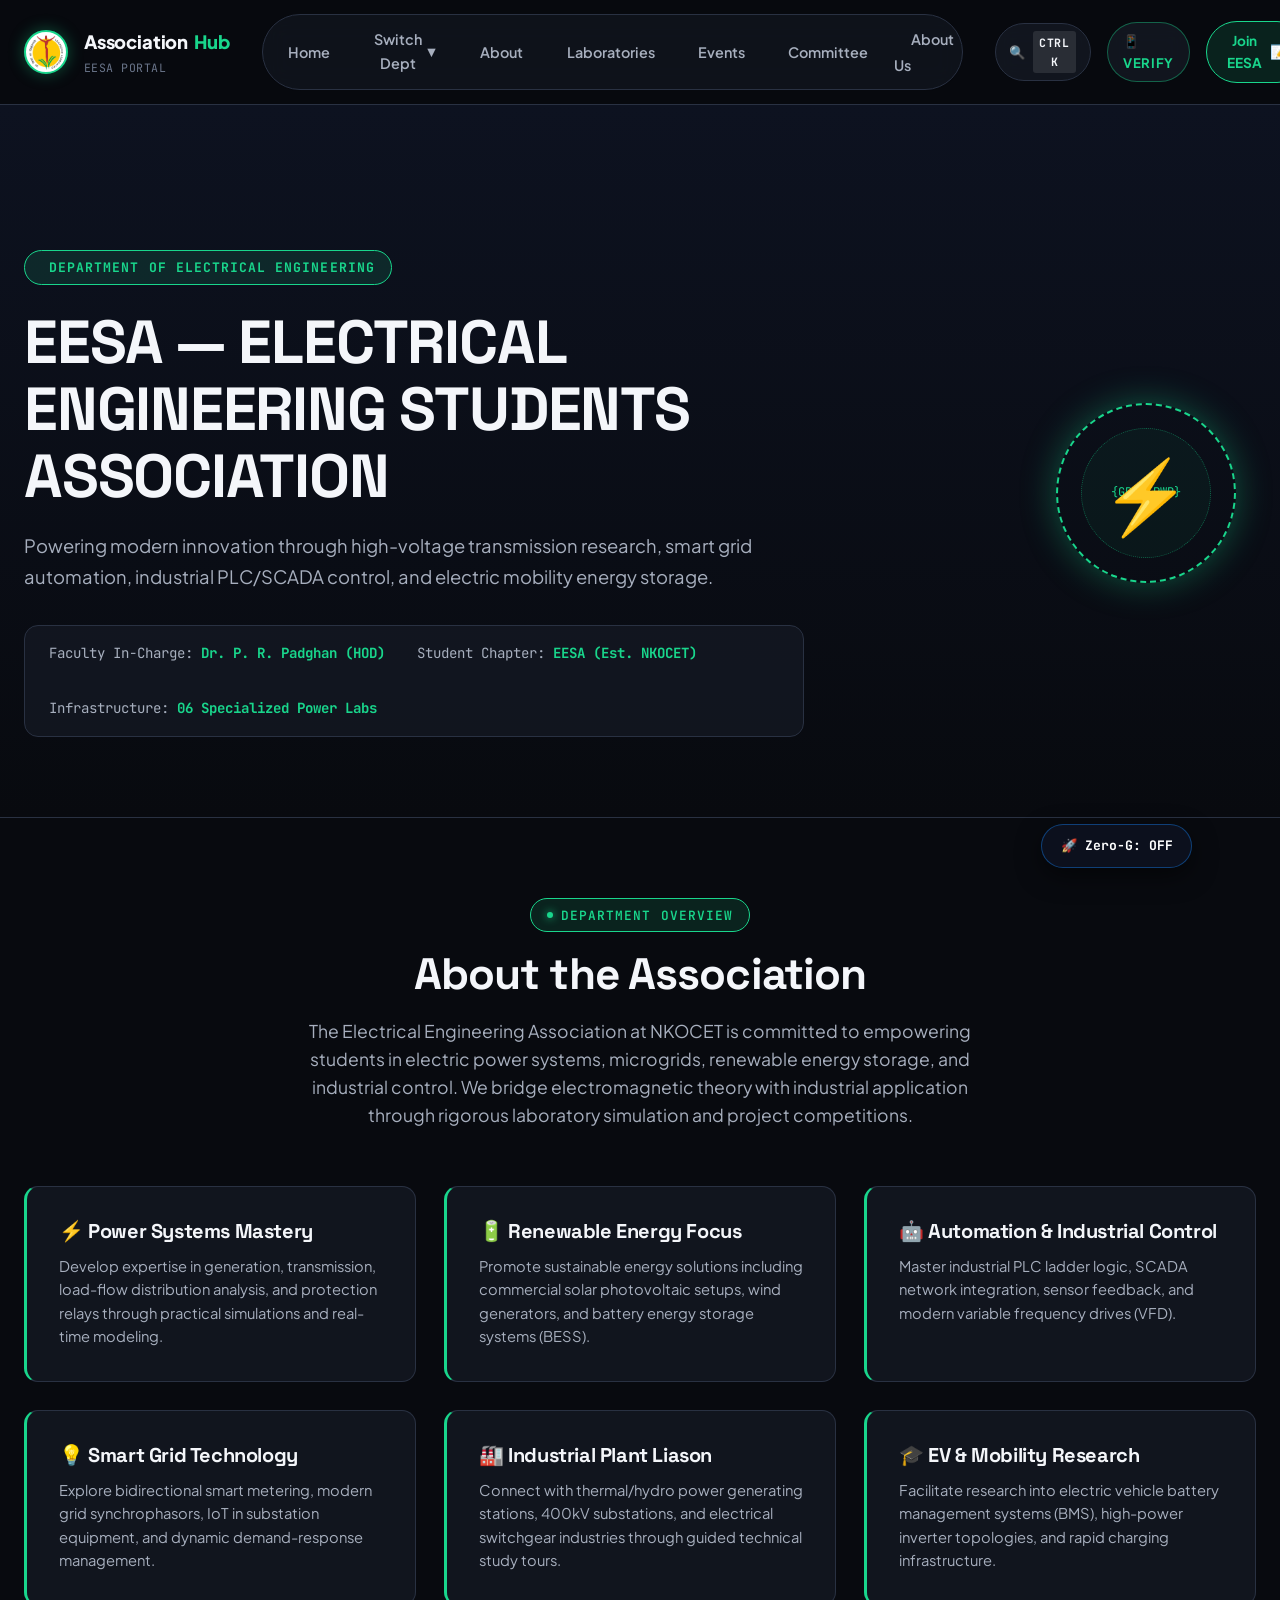
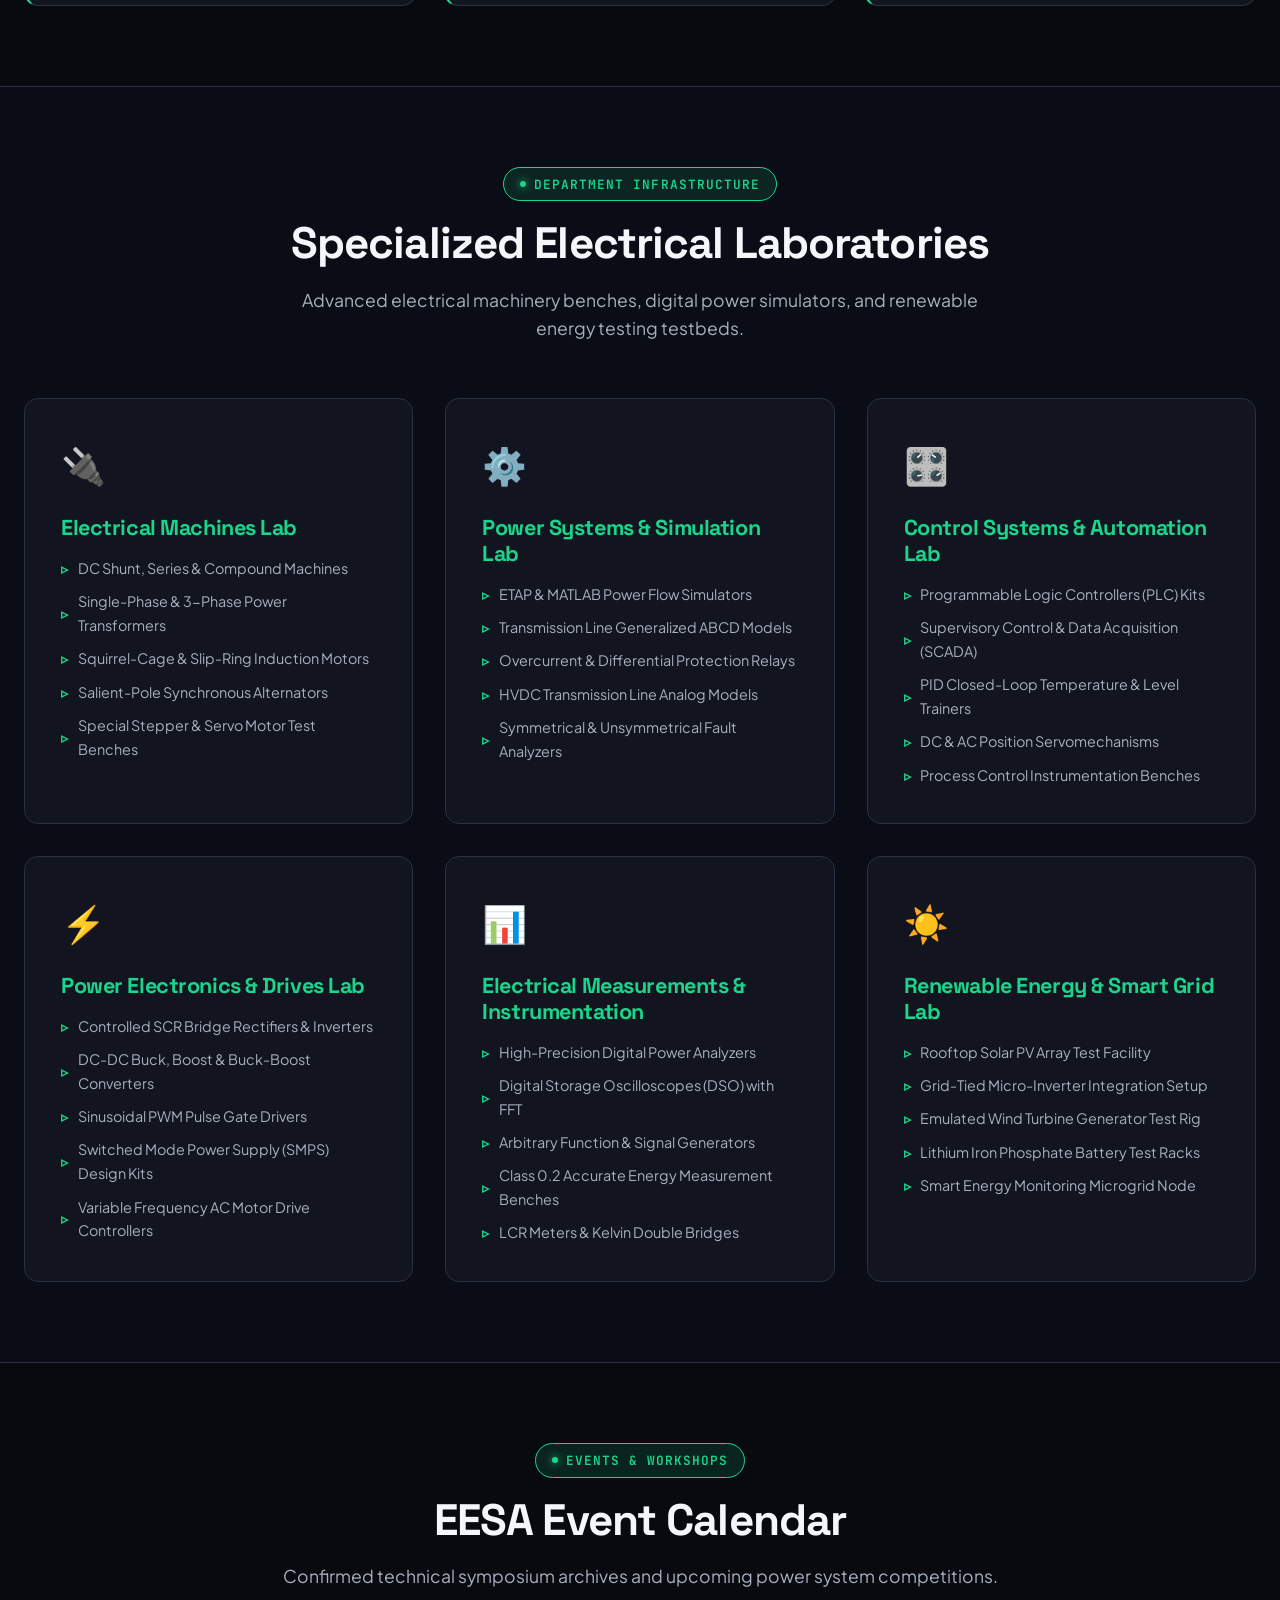
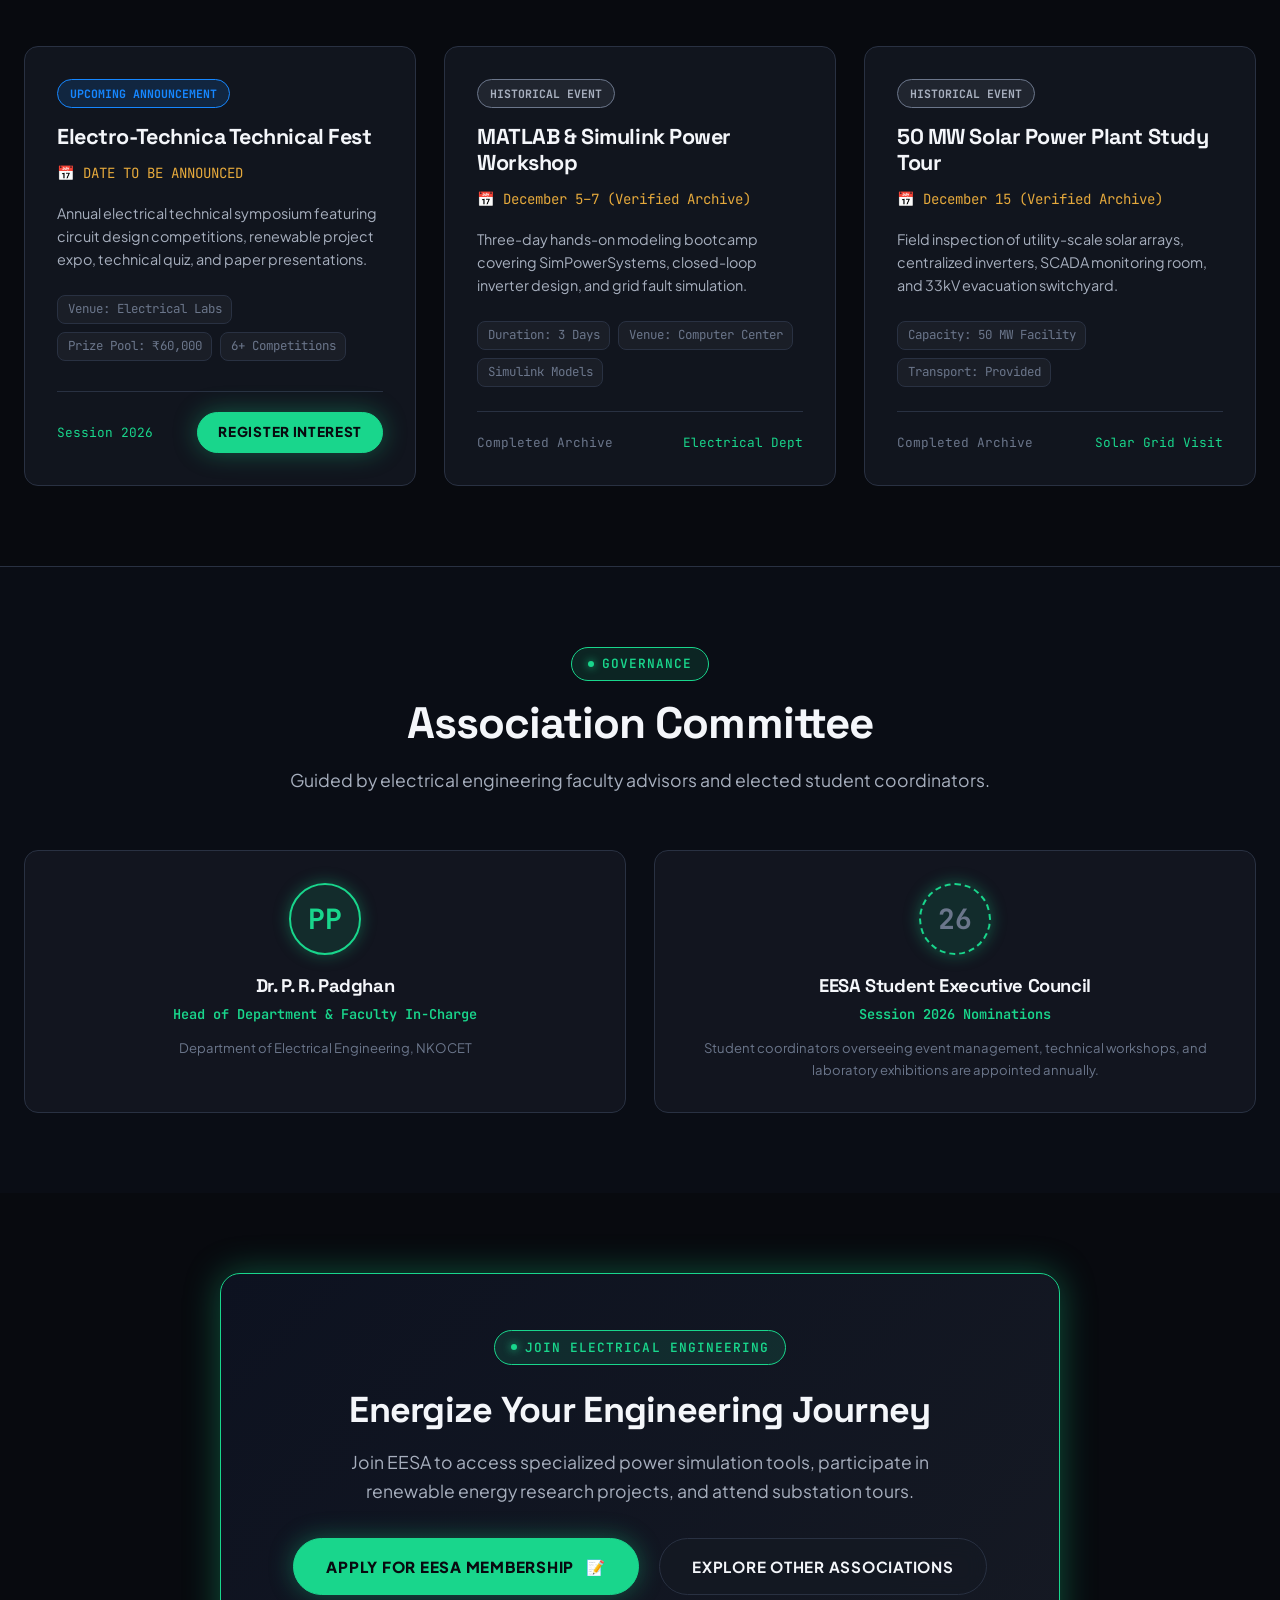
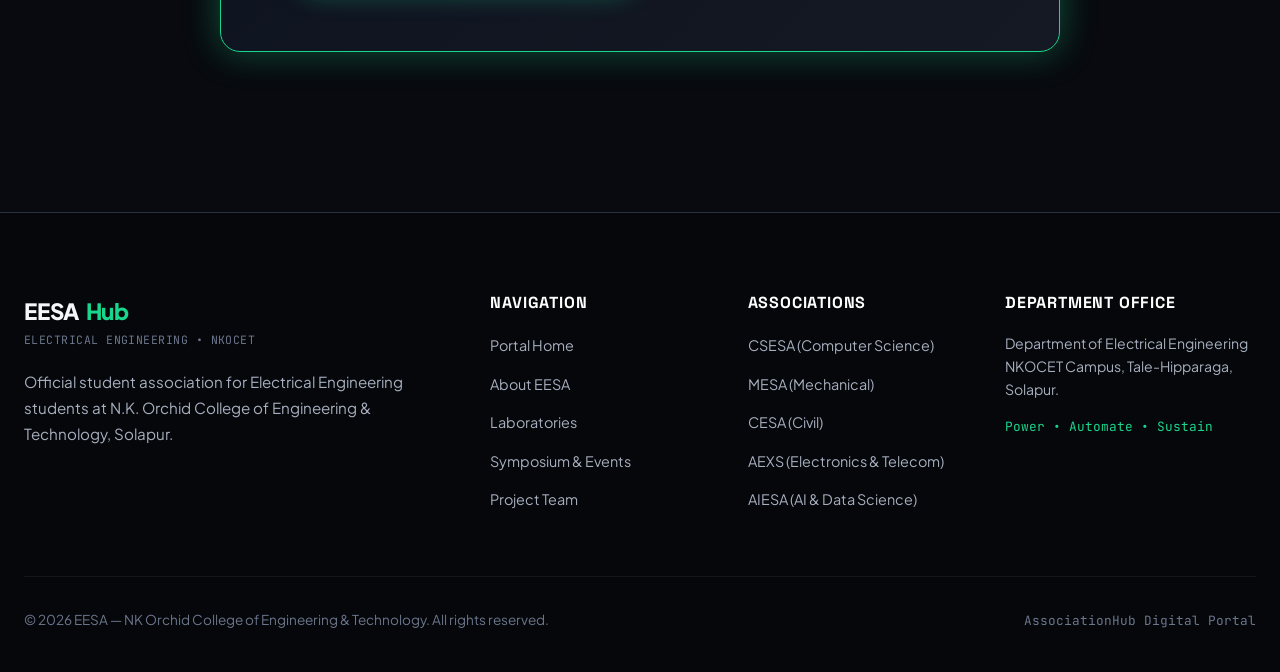
<file: esa.html>
<!DOCTYPE html>
<html lang="en" data-dept="eesa">
<head>
  <meta charset="UTF-8">
  <meta name="viewport" content="width=device-width, initial-scale=1.0">
  <title>EESA — Electrical Engineering Students Association | NKOCET</title>
  <meta name="description" content="Electrical Engineering Students Association (EESA) at NK Orchid College of Engineering & Technology.">
  
  <!-- Google Fonts -->
  <link rel="preconnect" href="https://fonts.googleapis.com">
  <link rel="preconnect" href="https://fonts.gstatic.com" crossorigin>
  <link href="https://fonts.googleapis.com/css2?family=Plus+Jakarta+Sans:wght@300;400;500;600;700;800&family=Space+Grotesk:wght@500;700;800&family=JetBrains+Mono:wght@400;500;700&display=swap" rel="stylesheet">
  
  <!-- Master Stylesheet -->
  <link rel="stylesheet" href="css.css">
</head>
<body>

  <!-- Navigation Bar -->
  <header class="site-header" id="site-header">
    <div class="container nav-container">
      <a href="index.html" class="brand-link" aria-label="AssociationHub Home">
        <div class="brand-logo-frame">
          <img src="nkocet logo.png.webp" alt="NKOCET Logo" class="brand-logo-img" onerror="this.style.display='none'; this.parentElement.innerHTML='<span style=\'font-weight:800;color:#080A0F;\'>NK</span>'">
        </div>
        <div class="brand-text">
          <span class="brand-title">Association<span>Hub</span></span>
          <span class="brand-subtitle">EESA Portal</span>
        </div>
      </a>

      <!-- Desktop Navigation -->
      <nav aria-label="Primary Navigation">
        <ul class="nav-menu">
          <li><a href="index.html" class="nav-link">Home</a></li>
          
          <!-- Quick Department Dropdown -->
          <li class="nav-dropdown">
            <button class="nav-dropdown-trigger" type="button" aria-haspopup="true" aria-expanded="false">
              <span>Switch Dept</span>
              <span class="nav-dropdown-chevron">▼</span>
            </button>
            <ul class="nav-dropdown-menu">
              <li><a href="cep-cesa.html" class="nav-dropdown-link"><span class="dept-pill-dot csesa"></span>CSESA — Computer Science</a></li>
              <li><a href="cep-mesa.html" class="nav-dropdown-link"><span class="dept-pill-dot mesa"></span>MESA — Mechanical Engg</a></li>
              <li><a href="esa.html" class="nav-dropdown-link"><span class="dept-pill-dot eesa"></span>EESA — Electrical Engg</a></li>
              <li><a href="civil.html" class="nav-dropdown-link"><span class="dept-pill-dot cesa"></span>CESA — Civil Engineering</a></li>
              <li><a href="entc.html" class="nav-dropdown-link"><span class="dept-pill-dot aexs"></span>AEXS — Electronics & Telecom</a></li>
              <li><a href="aids.html" class="nav-dropdown-link"><span class="dept-pill-dot aiesa"></span>AIESA — AI & Data Science</a></li>
            </ul>
          </li>

          <li><a href="#about" class="nav-link">About</a></li>
          <li><a href="#labs" class="nav-link">Laboratories</a></li>
          <li><a href="#events" class="nav-link">Events</a></li>
          <li><a href="#committee" class="nav-link">Committee</a></li>
          <li><a href="cep-about us.html" class="nav-link">About Us</a></li>
        </ul>
      </nav>

      <div class="nav-action">
        <button type="button" class="btn-secondary" onclick="openSpotlightSearch()" style="padding: 0.45rem 0.85rem; font-size: 0.82rem; display: inline-flex; align-items: center; gap: 0.4rem;" title="Spotlight Quick Search (Ctrl + K)">
          <span>🔍</span>
          <span style="font-size: 0.72rem; background: rgba(255, 255, 255, 0.1); padding: 0.1rem 0.4rem; border-radius: 3px; font-family: var(--font-mono);">Ctrl K</span>
        </button>
        <a href="verify.html" class="btn-secondary" style="padding: 0.45rem 0.95rem; font-size: 0.82rem; border-color: rgba(25, 214, 140, 0.4); color: #19D68C; text-decoration: none; display: inline-flex; align-items: center; gap: 0.4rem;">
          <span>📱 Verify</span>
        </a>

        <button type="button" class="btn-nav-accent" onclick="openMembershipModal('EESA')">
          <span>Join EESA</span>
          <span>📝</span>
        </button>

        <!-- Mobile Toggle Button -->
        <button class="mobile-toggle" aria-label="Toggle Navigation Menu" aria-expanded="false">
          <span></span>
          <span></span>
          <span></span>
        </button>
      </div>
    </div>
  </header>

  <!-- Mobile Menu Drawer -->
  <aside class="mobile-drawer" aria-label="Mobile Navigation">
    <div>
      <div class="brand-text" style="margin-bottom: 2rem;">
        <span class="brand-title" style="font-size: 1.4rem;">EESA<span>Hub</span></span>
        <span class="brand-subtitle">Electrical Engineering</span>
      </div>
      <ul class="mobile-nav-list">
        <li><a href="index.html" class="mobile-nav-link">Home</a></li>
        <li><a href="#about" class="mobile-nav-link">About EESA</a></li>
        <li><a href="#labs" class="mobile-nav-link">Laboratories</a></li>
        <li><a href="#events" class="mobile-nav-link">Events</a></li>
        <li><a href="#committee" class="mobile-nav-link">Committee</a></li>
        <li><a href="cep-about us.html" class="mobile-nav-link">👥 About Project Team</a></li>
        <li style="padding: 0.5rem 0; font-size: 0.75rem; text-transform: uppercase; color: var(--accent-eesa); letter-spacing: 0.05em; font-weight: 700;">Switch Department:</li>
        <li><a href="cep-cesa.html" class="mobile-nav-link">💻 CSESA (Computer Science)</a></li>
        <li><a href="cep-mesa.html" class="mobile-nav-link">⚙️ MESA (Mechanical)</a></li>
        <li><a href="civil.html" class="mobile-nav-link">🏗️ CESA (Civil)</a></li>
        <li><a href="entc.html" class="mobile-nav-link">📡 AEXS (ENTC)</a></li>
        <li><a href="aids.html" class="mobile-nav-link">🧠 AIESA (AI & DS)</a></li>
        <li style="margin-top: 0.75rem;"><button class="btn-primary" style="width: 100%; justify-content: center;" onclick="openMembershipModal('EESA')"><span>Join EESA</span><span>📝</span></button></li>
      </ul>
    </div>
    <div style="font-size: 0.8rem; color: var(--color-text-muted); font-family: var(--font-mono);">
      © 2026 EESA • NKOCET
    </div>
  </aside>
  <div class="mobile-overlay" aria-hidden="true"></div>

  <!-- Unique Department Hero (Electric Emerald / Circuit Concept) -->
  <section class="dept-hero">
    <div class="container dept-hero-grid">
      <div class="dept-hero-content">
        <div class="dept-eyebrow">
          <span class="dot"></span>
          <span>Department of Electrical Engineering</span>
        </div>

        <h1 class="dept-hero-title">
          EESA — ELECTRICAL ENGINEERING STUDENTS ASSOCIATION
        </h1>

        <p class="dept-hero-desc">
          Powering modern innovation through high-voltage transmission research, smart grid automation, industrial PLC/SCADA control, and electric mobility energy storage.
        </p>

        <div class="dept-meta-bar">
          <div class="dept-meta-item">
            <span>Faculty In-Charge:</span>
            <strong>Dr. P. R. Padghan (HOD)</strong>
          </div>
          <div class="dept-meta-item">
            <span>Student Chapter:</span>
            <strong>EESA (Est. NKOCET)</strong>
          </div>
          <div class="dept-meta-item">
            <span>Infrastructure:</span>
            <strong>06 Specialized Power Labs</strong>
          </div>
        </div>
      </div>

      <!-- Department Circuit Motif Visual -->
      <div class="dept-hero-visual" aria-hidden="true">
        <div class="dept-visual-circle" style="border-color: var(--accent-eesa); box-shadow: 0 0 35px var(--glow-eesa);">
          <div style="width: 130px; height: 130px; border-radius: 50%; border: 1px dotted rgba(25, 214, 140, 0.4); display: flex; align-items: center; justify-content: center; background: rgba(25, 214, 140, 0.05);">
            <span style="font-family: var(--font-mono); font-size: 0.75rem; color: var(--accent-eesa);">{GRID_PWR}</span>
          </div>
        </div>
        <div class="dept-visual-icon">⚡</div>
      </div>
    </div>
  </section>

  <!-- About Association Section -->
  <section class="section" id="about">
    <div class="container">
      <div class="section-title-wrap">
        <div class="section-badge">
          <span class="dot"></span>
          <span>Department Overview</span>
        </div>
        <h2 class="section-title">About the Association</h2>
        <p class="section-subtitle">
          The Electrical Engineering Association at NKOCET is committed to empowering students in electric power systems, microgrids, renewable energy storage, and industrial control. We bridge electromagnetic theory with industrial application through rigorous laboratory simulation and project competitions.
        </p>
      </div>

      <!-- Objectives Grid -->
      <div id="objectives" class="objectives-grid">
        <div class="objective-card">
          <h3>⚡ Power Systems Mastery</h3>
          <p>Develop expertise in generation, transmission, load-flow distribution analysis, and protection relays through practical simulations and real-time modeling.</p>
        </div>

        <div class="objective-card">
          <h3>🔋 Renewable Energy Focus</h3>
          <p>Promote sustainable energy solutions including commercial solar photovoltaic setups, wind generators, and battery energy storage systems (BESS).</p>
        </div>

        <div class="objective-card">
          <h3>🤖 Automation & Industrial Control</h3>
          <p>Master industrial PLC ladder logic, SCADA network integration, sensor feedback, and modern variable frequency drives (VFD).</p>
        </div>

        <div class="objective-card">
          <h3>💡 Smart Grid Technology</h3>
          <p>Explore bidirectional smart metering, modern grid synchrophasors, IoT in substation equipment, and dynamic demand-response management.</p>
        </div>

        <div class="objective-card">
          <h3>🏭 Industrial Plant Liason</h3>
          <p>Connect with thermal/hydro power generating stations, 400kV substations, and electrical switchgear industries through guided technical study tours.</p>
        </div>

        <div class="objective-card">
          <h3>🎓 EV & Mobility Research</h3>
          <p>Facilitate research into electric vehicle battery management systems (BMS), high-power inverter topologies, and rapid charging infrastructure.</p>
        </div>
      </div>
    </div>
  </section>

  <!-- Department Laboratories Section (Verified 6 Labs) -->
  <section class="section" id="labs" style="background: rgba(13, 18, 32, 0.4); border-top: 1px solid var(--color-border-subtle); border-bottom: 1px solid var(--color-border-subtle);">
    <div class="container">
      <div class="section-title-wrap">
        <div class="section-badge">
          <span class="dot"></span>
          <span>Department Infrastructure</span>
        </div>
        <h2 class="section-title">Specialized Electrical Laboratories</h2>
        <p class="section-subtitle">
          Advanced electrical machinery benches, digital power simulators, and renewable energy testing testbeds.
        </p>
      </div>

      <div class="labs-grid">
        <!-- Lab 1 -->
        <div class="lab-card">
          <div class="lab-icon">🔌</div>
          <h3>Electrical Machines Lab</h3>
          <ul>
            <li>DC Shunt, Series & Compound Machines</li>
            <li>Single-Phase & 3-Phase Power Transformers</li>
            <li>Squirrel-Cage & Slip-Ring Induction Motors</li>
            <li>Salient-Pole Synchronous Alternators</li>
            <li>Special Stepper & Servo Motor Test Benches</li>
          </ul>
        </div>

        <!-- Lab 2 -->
        <div class="lab-card">
          <div class="lab-icon">⚙️</div>
          <h3>Power Systems & Simulation Lab</h3>
          <ul>
            <li>ETAP & MATLAB Power Flow Simulators</li>
            <li>Transmission Line Generalized ABCD Models</li>
            <li>Overcurrent & Differential Protection Relays</li>
            <li>HVDC Transmission Line Analog Models</li>
            <li>Symmetrical & Unsymmetrical Fault Analyzers</li>
          </ul>
        </div>

        <!-- Lab 3 -->
        <div class="lab-card">
          <div class="lab-icon">🎛️</div>
          <h3>Control Systems & Automation Lab</h3>
          <ul>
            <li>Programmable Logic Controllers (PLC) Kits</li>
            <li>Supervisory Control & Data Acquisition (SCADA)</li>
            <li>PID Closed-Loop Temperature & Level Trainers</li>
            <li>DC & AC Position Servomechanisms</li>
            <li>Process Control Instrumentation Benches</li>
          </ul>
        </div>

        <!-- Lab 4 -->
        <div class="lab-card">
          <div class="lab-icon">⚡</div>
          <h3>Power Electronics & Drives Lab</h3>
          <ul>
            <li>Controlled SCR Bridge Rectifiers & Inverters</li>
            <li>DC-DC Buck, Boost & Buck-Boost Converters</li>
            <li>Sinusoidal PWM Pulse Gate Drivers</li>
            <li>Switched Mode Power Supply (SMPS) Design Kits</li>
            <li>Variable Frequency AC Motor Drive Controllers</li>
          </ul>
        </div>

        <!-- Lab 5 -->
        <div class="lab-card">
          <div class="lab-icon">📊</div>
          <h3>Electrical Measurements & Instrumentation</h3>
          <ul>
            <li>High-Precision Digital Power Analyzers</li>
            <li>Digital Storage Oscilloscopes (DSO) with FFT</li>
            <li>Arbitrary Function & Signal Generators</li>
            <li>Class 0.2 Accurate Energy Measurement Benches</li>
            <li>LCR Meters & Kelvin Double Bridges</li>
          </ul>
        </div>

        <!-- Lab 6 -->
        <div class="lab-card">
          <div class="lab-icon">☀️</div>
          <h3>Renewable Energy & Smart Grid Lab</h3>
          <ul>
            <li>Rooftop Solar PV Array Test Facility</li>
            <li>Grid-Tied Micro-Inverter Integration Setup</li>
            <li>Emulated Wind Turbine Generator Test Rig</li>
            <li>Lithium Iron Phosphate Battery Test Racks</li>
            <li>Smart Energy Monitoring Microgrid Node</li>
          </ul>
        </div>
      </div>
    </div>
  </section>

  <!-- Events Section -->
  <section class="section" id="events">
    <div class="container">
      <div class="section-title-wrap">
        <div class="section-badge">
          <span class="dot"></span>
          <span>Events & Workshops</span>
        </div>
        <h2 class="section-title">EESA Event Calendar</h2>
        <p class="section-subtitle">
          Confirmed technical symposium archives and upcoming power system competitions.
        </p>
      </div>

      <div class="events-grid">
        <!-- Event 1: Electro-Technica -->
        <article class="event-card">
          <div>
            <span class="event-status-badge status-upcoming">Upcoming Announcement</span>
            <h3 class="event-title">Electro-Technica Technical Fest</h3>
            <div class="event-date-row">
              <span>📅</span>
              <span>DATE TO BE ANNOUNCED</span>
            </div>
            <p class="event-details">
              Annual electrical technical symposium featuring circuit design competitions, renewable project expo, technical quiz, and paper presentations.
            </p>
            <div class="event-meta-tags">
              <span class="event-tag">Venue: Electrical Labs</span>
              <span class="event-tag">Prize Pool: ₹60,000</span>
              <span class="event-tag">6+ Competitions</span>
            </div>
          </div>
          <div class="event-footer">
            <span style="font-family: var(--font-mono); font-size: 0.8rem; color: var(--accent-eesa);">Session 2026</span>
            <button class="btn-primary" style="padding: 0.5rem 1.25rem; font-size: 0.85rem;" onclick="showInteractiveModal('Electro-Technica 2026', 'Competition tracks and guidelines will be declared upon semester launch by EESA faculty.')">Register Interest</button>
          </div>
        </article>

        <!-- Event 2: MATLAB & Simulink (Historical) -->
        <article class="event-card">
          <div>
            <span class="event-status-badge status-past">Historical Event</span>
            <h3 class="event-title">MATLAB & Simulink Power Workshop</h3>
            <div class="event-date-row">
              <span>📅</span>
              <span>December 5–7 (Verified Archive)</span>
            </div>
            <p class="event-details">
              Three-day hands-on modeling bootcamp covering SimPowerSystems, closed-loop inverter design, and grid fault simulation.
            </p>
            <div class="event-meta-tags">
              <span class="event-tag">Duration: 3 Days</span>
              <span class="event-tag">Venue: Computer Center</span>
              <span class="event-tag">Simulink Models</span>
            </div>
          </div>
          <div class="event-footer">
            <span style="font-family: var(--font-mono); font-size: 0.8rem; color: var(--color-text-muted);">Completed Archive</span>
            <span style="font-family: var(--font-mono); font-size: 0.8rem; color: var(--accent-eesa);">Electrical Dept</span>
          </div>
        </article>

        <!-- Event 3: Solar Plant Visit (Historical) -->
        <article class="event-card">
          <div>
            <span class="event-status-badge status-past">Historical Event</span>
            <h3 class="event-title">50 MW Solar Power Plant Study Tour</h3>
            <div class="event-date-row">
              <span>📅</span>
              <span>December 15 (Verified Archive)</span>
            </div>
            <p class="event-details">
              Field inspection of utility-scale solar arrays, centralized inverters, SCADA monitoring room, and 33kV evacuation switchyard.
            </p>
            <div class="event-meta-tags">
              <span class="event-tag">Capacity: 50 MW Facility</span>
              <span class="event-tag">Transport: Provided</span>
            </div>
          </div>
          <div class="event-footer">
            <span style="font-family: var(--font-mono); font-size: 0.8rem; color: var(--color-text-muted);">Completed Archive</span>
            <span style="font-family: var(--font-mono); font-size: 0.8rem; color: var(--accent-eesa);">Solar Grid Visit</span>
          </div>
        </article>
      </div>
    </div>
  </section>

  <!-- Committee Section (Truthful, non-fabricated) -->
  <section class="section" id="committee" style="background: rgba(13, 18, 32, 0.4); border-top: 1px solid var(--color-border-subtle);">
    <div class="container">
      <div class="section-title-wrap">
        <div class="section-badge">
          <span class="dot"></span>
          <span>Governance</span>
        </div>
        <h2 class="section-title">Association Committee</h2>
        <p class="section-subtitle">
          Guided by electrical engineering faculty advisors and elected student coordinators.
        </p>
      </div>

      <div class="committee-grid">
        <div class="committee-card">
          <div class="committee-avatar" style="border-color: var(--accent-eesa); color: var(--accent-eesa); background: var(--subtle-eesa);">PP</div>
          <h3 class="committee-name">Dr. P. R. Padghan</h3>
          <div class="committee-role">Head of Department & Faculty In-Charge</div>
          <p class="committee-note">Department of Electrical Engineering, NKOCET</p>
        </div>

        <div class="committee-card">
          <div class="committee-avatar" style="border-style: dashed; color: var(--color-text-muted);">26</div>
          <h3 class="committee-name">EESA Student Executive Council</h3>
          <div class="committee-role">Session 2026 Nominations</div>
          <p class="committee-note">Student coordinators overseeing event management, technical workshops, and laboratory exhibitions are appointed annually.</p>
        </div>
      </div>
    </div>
  </section>

  <!-- Membership CTA Box -->
  <section class="section">
    <div class="container">
      <div class="cta-box" style="border-color: var(--accent-eesa); box-shadow: 0 0 35px var(--glow-eesa);">
        <span class="section-badge" style="border-color: var(--accent-eesa); color: var(--accent-eesa); background: var(--subtle-eesa); margin-bottom: 1.5rem;">
          <span class="dot" style="background: var(--accent-eesa); box-shadow: 0 0 8px var(--accent-eesa);"></span>
          <span>Join Electrical Engineering</span>
        </span>
        <h2>Energize Your Engineering Journey</h2>
        <p>
          Join EESA to access specialized power simulation tools, participate in renewable energy research projects, and attend substation tours.
        </p>
        <div class="cta-buttons">
          <button class="btn-primary" style="background: var(--accent-eesa); border-color: var(--accent-eesa); box-shadow: 0 0 25px var(--glow-eesa);" onclick="openMembershipModal('EESA')">
            <span>APPLY FOR EESA MEMBERSHIP</span>
            <span>📝</span>
          </button>
          <a href="index.html#associations" class="btn-secondary">
            <span>EXPLORE OTHER ASSOCIATIONS</span>
          </a>
        </div>
      </div>
    </div>
  </section>

  <!-- Interactive Modal & Back to Top -->
  <div id="interactive-modal-overlay" class="interactive-modal-overlay" role="dialog" aria-modal="true">
    <div class="interactive-modal">
      <h3 id="modal-title">Notification</h3>
      <p id="modal-desc">Details</p>
      <button id="modal-close-btn" class="interactive-modal-close">Close</button>
    </div>
  </div>
  <button id="back-to-top" class="btn-back-top" aria-label="Scroll back to top">↑</button>

  <!-- Footer -->
  <footer class="site-footer">
    <div class="container">
      <div class="footer-grid">
        <div class="footer-brand">
          <div class="brand-text">
            <span class="brand-title" style="font-size: 1.4rem;">EESA<span>Hub</span></span>
            <span class="brand-subtitle">Electrical Engineering • NKOCET</span>
          </div>
          <p>Official student association for Electrical Engineering students at N.K. Orchid College of Engineering & Technology, Solapur.</p>
        </div>

        <div class="footer-col">
          <h4>Navigation</h4>
          <ul class="footer-links">
            <li><a href="index.html">Portal Home</a></li>
            <li><a href="#about">About EESA</a></li>
            <li><a href="#labs">Laboratories</a></li>
            <li><a href="#events">Symposium & Events</a></li>
            <li><a href="cep-about us.html">Project Team</a></li>
          </ul>
        </div>

        <div class="footer-col">
          <h4>Associations</h4>
          <ul class="footer-links">
            <li><a href="cep-cesa.html">CSESA (Computer Science)</a></li>
            <li><a href="cep-mesa.html">MESA (Mechanical)</a></li>
            <li><a href="civil.html">CESA (Civil)</a></li>
            <li><a href="entc.html">AEXS (Electronics & Telecom)</a></li>
            <li><a href="aids.html">AIESA (AI & Data Science)</a></li>
          </ul>
        </div>

        <div class="footer-col">
          <h4>Department Office</h4>
          <p style="font-size: 0.88rem; color: var(--color-text-secondary); line-height: 1.6; margin-bottom: 0.75rem;">
            Department of Electrical Engineering<br>
            NKOCET Campus, Tale-Hipparaga, Solapur.
          </p>
          <span style="font-family: var(--font-mono); font-size: 0.8rem; color: var(--accent-eesa);">Power • Automate • Sustain</span>
        </div>
      </div>

      <div class="footer-bottom">
        <div>&copy; 2026 EESA — NK Orchid College of Engineering & Technology. All rights reserved.</div>
        <div style="font-family: var(--font-mono); font-size: 0.8rem;">AssociationHub Digital Portal</div>
      </div>
    </div>
  </footer>

    <!-- Functional Membership Registration Modal & Acknowledgment Pass -->
  <div id="membership-modal-overlay" class="membership-modal-overlay" role="dialog" aria-modal="true" aria-labelledby="membership-title">
    <div class="membership-modal">
      <button class="membership-modal-close" aria-label="Close modal">✕</button>

      <div id="membership-form-wrap">
        <span class="quiz-badge" style="margin-bottom: 0.75rem;">Official Membership Intake 2026</span>
        <h2 id="membership-title" class="membership-modal-title">Join a Department Club</h2>
        <p class="membership-modal-subtitle">
          Submit your details to register interest in NKOCET departmental associations. Your inquiry will be registered and an official membership pass generated instantly.
        </p>

        <!-- Quick Digi-Pass Retrieval -->
        <div style="background: rgba(255, 184, 0, 0.08); border: 1px solid rgba(255, 184, 0, 0.3); border-radius: var(--radius-sm); padding: 0.65rem 0.85rem; margin-bottom: 1.1rem; display: flex; justify-content: space-between; align-items: center; flex-wrap: wrap; gap: 0.5rem;">
          <div>
            <span style="font-size: 0.82rem; font-weight: 700; color: var(--brand-gold);">🔍 Already Joined?</span>
            <span style="font-size: 0.76rem; color: var(--color-text-secondary); margin-left: 0.3rem;">Retrieve your saved Digi-Pass & QR:</span>
          </div>
          <div style="display: flex; gap: 0.4rem; align-items: center; flex: 1; min-width: 220px; justify-content: flex-end;">
            <input type="text" id="quick-pass-lookup" placeholder="Enter PRN / Roll (e.g. C-62)" style="padding: 0.32rem 0.6rem; font-size: 0.78rem; border-radius: 4px; border: 1px solid rgba(255,255,255,0.2); background: rgba(0,0,0,0.5); color: #fff; width: 150px;">
            <button type="button" class="btn-secondary" onclick="lookupStudentPass()" style="padding: 0.32rem 0.75rem; font-size: 0.78rem; white-space: nowrap;">
              <span>View Pass 🎫</span>
            </button>
          </div>
        </div>

        <form id="membership-form">
          <div class="form-group-grid">
            <div class="form-group">
              <label for="member-name" class="form-label">Full Name *</label>
              <input type="text" id="member-name" class="form-input" placeholder="e.g. Rahul Patil" required>
            </div>
            <div class="form-group">
              <label for="member-roll" class="form-label">Roll No / PRN *</label>
              <input type="text" id="member-roll" class="form-input" placeholder="e.g. C-62 or EN2024..." required>
            </div>
          </div>

          <div class="form-group">
            <label for="member-email" class="form-label">Student Gmail / College Email (Optional)</label>
            <input type="email" id="member-email" class="form-input" placeholder="e.g. yourname@gmail.com">
          </div>


          <div class="form-group-grid">
            <div class="form-group">
              <label for="member-dept" class="form-label">Your Branch *</label>
              <select id="member-dept" class="form-select" required>
                <option value="Computer Science & Engineering">Computer Science & Engg</option>
                <option value="Mechanical Engineering">Mechanical Engg</option>
                <option value="Electrical Engineering">Electrical Engg</option>
                <option value="Civil Engineering">Civil Engg</option>
                <option value="Electronics & Telecommunication">Electronics & Telecom</option>
                <option value="AI & Data Science">AI & Data Science</option>
                <option value="First Year Engineering">First Year (General)</option>
              </select>
            </div>
            <div class="form-group">
              <label for="member-year" class="form-label">Academic Year *</label>
              <select id="member-year" class="form-select" required>
                <option value="First Year (FY)">First Year (FY)</option>
                <option value="Second Year (SY)" selected>Second Year (SY)</option>
                <option value="Third Year (TY)">Third Year (TY)</option>
                <option value="Final Year (B.Tech)">Final Year (B.Tech)</option>
              </select>
            </div>
          </div>

          <div class="form-group">
            <label for="member-association" class="form-label">Target Association *</label>
            <select id="member-association" class="form-select" required>
              <option value="CSESA">CSESA — Computer Science & Engineering</option>
              <option value="MESA">MESA — Mechanical Engineering</option>
              <option value="EESA">EESA — Electrical Engineering</option>
              <option value="CESA">CESA — Civil Engineering</option>
              <option value="AEXS">AEXS — Electronics & Telecommunication</option>
              <option value="AIESA">AIESA — Artificial Intelligence & Data Science</option>
            </select>
          </div>

          <div class="form-group">
            <label for="member-interest" class="form-label">Technical Interests & Skills (Optional)</label>
            <input type="text" id="member-interest" class="form-input" placeholder="e.g. Python, Web Design, CAD, Robotics, Event Hosting...">
          </div>

          <button type="submit" class="btn-primary" style="width: 100%; justify-content: center; margin-top: 1rem; padding: 0.85rem;">
            <span>GENERATE DIGITAL MEMBERSHIP PASS</span>
            <span>→</span>
          </button>
        </form>
      </div>

      <div id="membership-pass-container" style="display: none;">
        <!-- Rendered dynamically by main.js upon submission -->
      </div>
    </div>
  </div>

  <!-- Core JavaScript -->
  <script src="api-config.js"></script>
  <script src="main.js?v=20261101_v5"></script>
  <!-- Spotlight Quick Command Search Overlay (Ctrl + K) -->
  <div id="spotlight-overlay" class="spotlight-overlay" role="dialog" aria-modal="true" aria-label="Spotlight Search">
    <div class="spotlight-modal">
      <div class="spotlight-header">
        <span style="font-size: 1.25rem;">🔍</span>
        <input type="text" id="spotlight-input" class="spotlight-input" placeholder="Search departments, events, discussions, actions... (Esc to close)" autocomplete="off">
        <span style="font-size: 0.75rem; background: rgba(255, 255, 255, 0.1); padding: 0.2rem 0.5rem; border-radius: 4px; font-family: var(--font-mono); color: var(--color-text-muted);">ESC</span>
      </div>
      <div id="spotlight-results" class="spotlight-results"></div>
      <div class="spotlight-footer">
        <span>Navigation: <kbd style="background:rgba(255,255,255,0.1); padding:0.1rem 0.35rem; border-radius:3px;">↑</kbd> <kbd style="background:rgba(255,255,255,0.1); padding:0.1rem 0.35rem; border-radius:3px;">↓</kbd> to navigate, <kbd style="background:rgba(255,255,255,0.1); padding:0.1rem 0.35rem; border-radius:3px;">↵</kbd> to select</span>
        <span style="color: var(--brand-gold);">NKOCET AssociationHub 2026</span>
      </div>
    </div>
  </div>
  <div id="toast-container" aria-live="polite"></div>

</body>
</html>
</file>
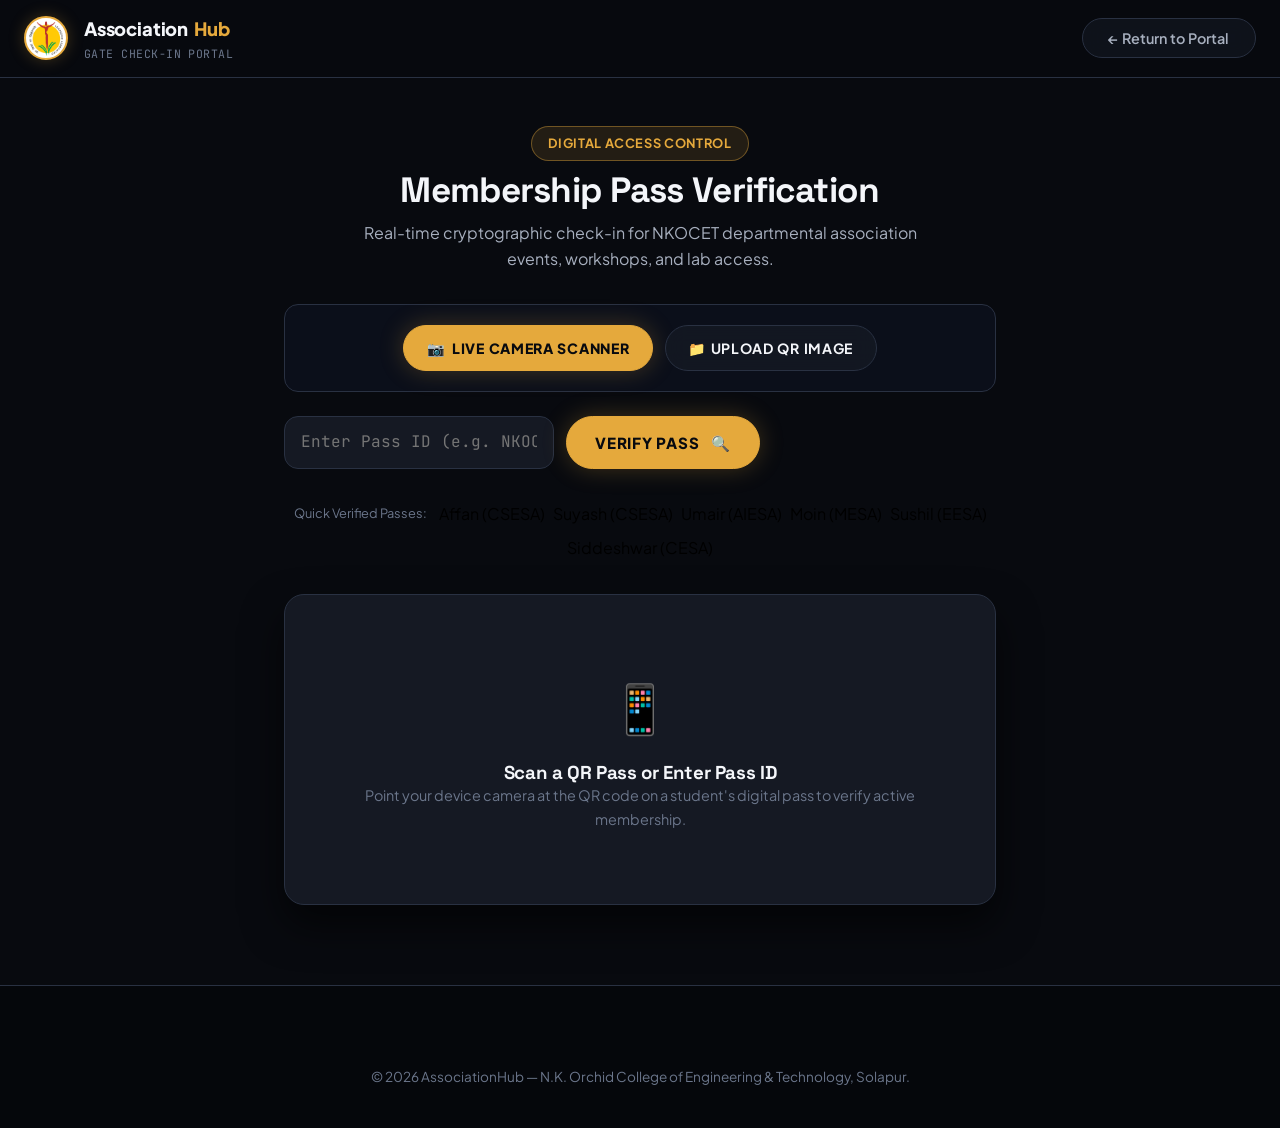
<file: verify.html>
﻿<!DOCTYPE html>
<html lang="en">
<head>
  <meta charset="UTF-8">
  <meta name="viewport" content="width=device-width, initial-scale=1.0">
  <title>QR Pass Verification — AssociationHub | NKOCET</title>
  <meta name="description" content="Public QR Gate Verification for NK Orchid College of Engineering & Technology (NKOCET) Student Associations.">

  <!-- Google Fonts -->
  <link rel="preconnect" href="https://fonts.googleapis.com">
  <link rel="preconnect" href="https://fonts.gstatic.com" crossorigin>
  <link href="https://fonts.googleapis.com/css2?family=Plus+Jakarta+Sans:wght@300;400;500;600;700;800&family=Space+Grotesk:wght@500;700;800&family=JetBrains+Mono:wght@400;500;700&display=swap" rel="stylesheet">

  <!-- Master Stylesheet -->
  <link rel="stylesheet" href="css.css">

  <style>
    body.verify-page {
      min-height: 100vh;
      display: flex;
      flex-direction: column;
      background: #080A0F !important;
      background-color: #080A0F !important;
      color: #F4F6FA !important;
    }
    .verify-container {
      max-width: 760px;
      margin: 3rem auto 5rem;
      padding: 0 1.5rem;
      flex: 1;
      width: 100%;
    }
    .verify-card {
      background: #151923 !important;
      background-color: #151923 !important;
      border: 1px solid #293142 !important;
      border-radius: var(--radius-lg, 16px);
      padding: 2.5rem;
      box-shadow: 0 20px 40px rgba(0, 0, 0, 0.6);
      position: relative;
      overflow: hidden;
      color: #F4F6FA !important;
    }
    .verify-search-box {
      display: flex;
      gap: 0.75rem;
      margin-bottom: 2rem;
    }
    .status-badge {
      display: inline-flex;
      align-items: center;
      gap: 0.5rem;
      font-size: 0.95rem;
      font-weight: 700;
      padding: 0.4rem 1rem;
      border-radius: 9999px;
      margin-bottom: 1.5rem;
      text-transform: uppercase;
      letter-spacing: 0.05em;
    }
    .status-valid {
      background: rgba(25, 214, 140, 0.15);
      color: #19D68C;
      border: 1px solid #19D68C;
      box-shadow: 0 0 15px rgba(25, 214, 140, 0.3);
    }
    .status-invalid {
      background: rgba(255, 65, 108, 0.15);
      color: #FF416C;
      border: 1px solid #FF416C;
      box-shadow: 0 0 15px rgba(255, 65, 108, 0.3);
    }
    .status-loading {
      background: rgba(22, 135, 255, 0.15);
      color: #1687FF;
      border: 1px solid #1687FF;
    }
    .pass-details-table {
      width: 100%;
      border-collapse: collapse;
      margin-top: 1.5rem;
    }
    .pass-details-table td {
      padding: 0.75rem 0.5rem;
      border-bottom: 1px solid var(--color-border-subtle);
      font-size: 0.95rem;
    }
    .pass-details-table td:first-child {
      color: var(--color-text-muted);
      width: 40%;
      font-size: 0.85rem;
      text-transform: uppercase;
      font-family: var(--font-mono);
    }
    .pass-details-table td:last-child {
      color: #FFFFFF;
      font-weight: 600;
    }
    .seal-wrap {
      display: flex;
      align-items: center;
      gap: 1.25rem;
      margin-top: 2rem;
      padding-top: 1.5rem;
      border-top: 1px dashed var(--color-border-subtle);
    }
    .qr-preview {
      width: 110px;
      height: 110px;
      background: #FFFFFF;
      padding: 6px;
      border-radius: var(--radius-sm);
      border: 1px solid var(--brand-gold);
      flex-shrink: 0;
    }
    .qr-preview img {
      width: 100%;
      height: 100%;
      object-fit: contain;
    }
  </style>
</head>
<body class="verify-page">

  <!-- Header -->
  <header class="site-header" style="position: sticky; top: 0; background: rgba(8, 10, 15, 0.95); z-index: 100;">
    <div class="container nav-container">
      <a href="index.html" class="brand-link" aria-label="AssociationHub Home">
        <div class="brand-logo-frame">
          <img src="nkocet logo.png.webp" alt="NKOCET Logo" class="brand-logo-img" onerror="this.style.display='none'; this.parentElement.innerHTML='<span style=\'font-weight:800;color:#080A0F;\'>NK</span>'">
        </div>
        <div class="brand-text">
          <span class="brand-title">Association<span>Hub</span></span>
          <span class="brand-subtitle">Gate Check-In Portal</span>
        </div>
      </a>
      <nav>
        <ul class="nav-menu">
          <li><a href="index.html" class="nav-link">← Return to Portal</a></li>
        </ul>
      </nav>
    </div>
  </header>

  <!-- Main Content -->
  <main class="verify-container">
    <div style="text-align: center; margin-bottom: 2rem;">
      <span class="quiz-badge" style="margin-bottom: 0.5rem;">Digital Access Control</span>
      <h1 style="font-size: 2.2rem; margin-bottom: 0.5rem;">Membership Pass Verification</h1>
      <p style="color: var(--color-text-secondary); max-width: 580px; margin: 0 auto;">
        Real-time cryptographic check-in for NKOCET departmental association events, workshops, and lab access.
      </p>
    </div>

    <!-- Interactive Camera & Image QR Scanner Gateway -->
    <div style="background: rgba(13, 18, 32, 0.7); border: 1px solid var(--color-border-subtle); border-radius: var(--radius-md); padding: 1.25rem; margin-bottom: 1.5rem; text-align: center;">
      <div style="display: flex; gap: 0.75rem; justify-content: center; flex-wrap: wrap; align-items: center;">
        <button type="button" id="btn-toggle-camera" class="btn-primary" onclick="toggleCameraScanner()" style="padding: 0.65rem 1.4rem; font-size: 0.88rem; display: inline-flex; align-items: center; gap: 0.4rem;">
          <span id="camera-btn-icon">📷</span>
          <span id="camera-btn-text">Live Camera Scanner</span>
        </button>
        <label class="btn-secondary" style="padding: 0.65rem 1.4rem; font-size: 0.88rem; cursor: pointer; display: inline-flex; align-items: center; gap: 0.4rem; margin: 0;">
          <span>📁 Upload QR Image</span>
          <input type="file" id="qr-file-input" accept="image/*" style="display: none;" onchange="handleQrImageUpload(event)">
        </label>
      </div>

      <!-- Live Video Viewfinder Container -->
      <div id="camera-viewfinder-wrap" style="display: none; position: relative; max-width: 360px; margin: 1.25rem auto 0 auto; border-radius: var(--radius-md); overflow: hidden; border: 2px solid var(--brand-gold); box-shadow: 0 0 25px rgba(229, 169, 60, 0.25);">
        <video id="camera-video" playsinline autoplay muted style="width: 100%; display: block; background: #000;"></video>
        <canvas id="qr-canvas" style="display: none;"></canvas>
        <div style="position: absolute; inset: 0; pointer-events: none; border: 2px dashed rgba(229, 169, 60, 0.7); margin: 30px; border-radius: 8px;"></div>
        <div id="camera-status-overlay" style="position: absolute; bottom: 8px; left: 0; right: 0; text-align: center; font-size: 0.75rem; color: #fff; background: rgba(0,0,0,0.65); padding: 4px;">
          Position student's QR pass inside the frame
        </div>
      </div>
      <div id="qr-scanner-alert" style="display: none; font-size: 0.82rem; margin-top: 0.75rem; padding: 0.5rem; border-radius: var(--radius-sm);"></div>
    </div>

    <!-- Manual Search Box -->
    <div class="verify-search-box">
      <input type="text" id="manual-pass-input" class="form-input" placeholder="Enter Pass ID (e.g. NKOCET-2026-CSESA-A1B2C3)..." style="font-family: var(--font-mono); font-size: 1rem;">
      <button id="manual-verify-btn" class="btn-primary" style="padding: 0.75rem 1.75rem;">
        <span>VERIFY PASS</span>
        <span>🔍</span>
      </button>
    </div>

    <!-- Quick Demo Pass Pills -->
    <div style="display: flex; gap: 0.5rem; justify-content: center; flex-wrap: wrap; margin-bottom: 2rem;">
      <span style="font-size: 0.8rem; color: var(--color-text-muted); align-self: center; margin-right: 0.25rem;">Quick Verified Passes:</span>
      <button type="button" class="cert-pill" onclick="verifyPass('NKOCET-2026-CSESA-7EB769', '7FCE3EC8F0D2EA01')">Affan (CSESA)</button>
      <button type="button" class="cert-pill" onclick="verifyPass('NKOCET-2026-CSESA-A2B4C6', '87DC0943220C3F6C')">Suyash (CSESA)</button>
      <button type="button" class="cert-pill" onclick="verifyPass('NKOCET-2026-AIESA-D3E5F7', 'A9095D2C8FF2F220')">Umair (AIESA)</button>
      <button type="button" class="cert-pill" onclick="verifyPass('NKOCET-2026-MESA-B8C9D0', 'E1F039A5BEFA15DD')">Moin (MESA)</button>
      <button type="button" class="cert-pill" onclick="verifyPass('NKOCET-2026-EESA-F1G2H3', '852477C62DF04439')">Sushil (EESA)</button>
      <button type="button" class="cert-pill" onclick="verifyPass('NKOCET-2026-CESA-K4L5M6', '01F5CC906AB61A7E')">Siddeshwar (CESA)</button>
    </div>

    <!-- Verification Card Output -->
    <div id="verify-output" class="verify-card">
      <div id="verify-initial-state" style="text-align: center; padding: 2rem 0;">
        <span style="font-size: 3rem;">📱</span>
        <h3 style="margin-top: 1rem;">Scan a QR Pass or Enter Pass ID</h3>
        <p style="color: var(--color-text-muted); font-size: 0.9rem;">
          Point your device camera at the QR code on a student's digital pass to verify active membership.
        </p>
      </div>
    </div>
  </main>

  <footer class="site-footer" style="margin-top: auto;">
    <div class="container" style="text-align: center; font-size: 0.85rem; color: var(--color-text-muted);">
      &copy; 2026 AssociationHub — N.K. Orchid College of Engineering & Technology, Solapur.
    </div>
  </footer>

  <script src="api-config.js"></script>
  <script src="jsqr.min.js"></script>
  <script>
    const outputContainer = document.getElementById('verify-output');
    const inputField = document.getElementById('manual-pass-input');
    const verifyBtn = document.getElementById('manual-verify-btn');

    // High-Tech Web Audio Synthetic Cues (Zero External Asset Dependencies)
    let audioMuted = false;
    let audioCtx = null;
    function getAudioContext() {
      if (!audioCtx) {
        audioCtx = new (window.AudioContext || window.webkitAudioContext)();
      }
      if (audioCtx.state === 'suspended') {
        audioCtx.resume();
      }
      return audioCtx;
    }

    function playTone(freq, duration, type = 'sine', delay = 0) {
      if (audioMuted) return;
      try {
        const ctx = getAudioContext();
        const osc = ctx.createOscillator();
        const gain = ctx.createGain();
        osc.type = type;
        osc.frequency.setValueAtTime(freq, ctx.currentTime + delay);
        gain.gain.setValueAtTime(0.08, ctx.currentTime + delay);
        gain.gain.exponentialRampToValueAtTime(0.0001, ctx.currentTime + delay + duration);
        osc.connect(gain);
        gain.connect(ctx.destination);
        osc.start(ctx.currentTime + delay);
        osc.stop(ctx.currentTime + delay + duration);
      } catch (e) {}
    }

    function playScanSuccess() {
      playTone(880, 0.12, 'sine', 0);
      playTone(1320, 0.18, 'sine', 0.1);
    }

    function playScanAlert() {
      playTone(260, 0.25, 'triangle', 0);
      playTone(220, 0.35, 'triangle', 0.18);
    }

    function playCheckinCelebration() {
      playTone(659, 0.10, 'sine', 0);
      playTone(880, 0.12, 'sine', 0.08);
      playTone(1318, 0.22, 'sine', 0.16);
    }

    function scanCanvasWithJsQR(canvas, ctx) {
      if (typeof jsQR !== 'function') return null;
      try {
        const imgData = ctx.getImageData(0, 0, canvas.width, canvas.height);
        const code = jsQR(imgData.data, imgData.width, imgData.height, {
          inversionAttempts: 'attemptBoth'
        });
        return code ? code.data : null;
      } catch(e) {
        return null;
      }
    }

    function extractPassIdFromRaw(raw) {
      if (!raw) return { passId: '', sig: null };
      raw = raw.trim();
      if (raw.includes('pass_id=')) {
        try {
          const u = new URL(raw, window.location.origin);
          const pid = u.searchParams.get('pass_id');
          const sig = u.searchParams.get('sig');
          if (pid) return { passId: pid, sig: sig };
        } catch (e) {
          const match = raw.match(/pass_id=([a-zA-Z0-9_\-]+)/);
          const sigMatch = raw.match(/sig=([a-zA-Z0-9_\-]+)/);
          if (match) return { passId: match[1], sig: sigMatch ? sigMatch[1] : null };
        }
      }
      return { passId: raw, sig: null };
    }

    let activeScannerStream = null;
    let scanningInterval = null;

    async function toggleCameraScanner() {
      const viewfinder = document.getElementById('camera-viewfinder-wrap');
      const video = document.getElementById('camera-video');
      const btnText = document.getElementById('camera-btn-text');
      const btnIcon = document.getElementById('camera-btn-icon');
      const alertEl = document.getElementById('qr-scanner-alert');

      if (activeScannerStream) {
        activeScannerStream.getTracks().forEach(t => t.stop());
        activeScannerStream = null;
        if (scanningInterval) clearInterval(scanningInterval);
        viewfinder.style.display = 'none';
        btnText.textContent = 'Live Camera Scanner';
        btnIcon.textContent = '📷';
        if (alertEl) alertEl.style.display = 'none';
        return;
      }

      if (!navigator.mediaDevices || typeof navigator.mediaDevices.getUserMedia !== 'function') {
        if (alertEl) {
          alertEl.style.display = 'block';
          alertEl.style.background = 'rgba(255, 65, 108, 0.15)';
          alertEl.style.color = '#ff5252';
          alertEl.textContent = 'Camera API not supported or disabled in this browser. Please use the Upload QR Image button or enter Pass ID.';
        }
        return;
      }

      try {
        const stream = await navigator.mediaDevices.getUserMedia({
          video: { facingMode: { ideal: 'environment' }, width: { ideal: 640 } }
        });
        activeScannerStream = stream;
        video.srcObject = stream;
        viewfinder.style.display = 'block';
        btnText.textContent = 'Stop Camera Scanner';
        btnIcon.textContent = '⏹️';
        if (alertEl) alertEl.style.display = 'none';

        const detector = ('BarcodeDetector' in window) ? new BarcodeDetector({ formats: ['qr_code'] }) : null;
        const qrCanvas = document.getElementById('qr-canvas');
        scanningInterval = setInterval(async () => {
          if (!activeScannerStream) return;
          // Try BarcodeDetector first (Chrome/Edge)
          if (detector) {
            try {
              const barcodes = await detector.detect(video);
              if (barcodes.length > 0) {
                const parsed = extractPassIdFromRaw(barcodes[0].rawValue);
                if (parsed.passId) { toggleCameraScanner(); verifyPass(parsed.passId, parsed.sig); return; }
              }
            } catch (e) {}
          }
          // Fallback: jsQR canvas scan (Firefox, Safari, etc.)
          if (qrCanvas && video.videoWidth > 0 && typeof jsQR === 'function') {
            qrCanvas.width = video.videoWidth;
            qrCanvas.height = video.videoHeight;
            const ctx = qrCanvas.getContext('2d', { willReadFrequently: true });
            ctx.drawImage(video, 0, 0, qrCanvas.width, qrCanvas.height);
            const decoded = scanCanvasWithJsQR(qrCanvas, ctx);
            if (decoded) {
              const parsed = extractPassIdFromRaw(decoded);
              if (parsed.passId) { toggleCameraScanner(); verifyPass(parsed.passId, parsed.sig); return; }
            }
          }
        }, 200);
      } catch (err) {
        if (alertEl) {
          alertEl.style.display = 'block';
          alertEl.style.background = 'rgba(255, 65, 108, 0.15)';
          alertEl.style.color = '#ff5252';
          alertEl.textContent = 'Camera Permission Denied: ' + err.message + '. You can upload a QR screenshot below.';
        }
      }
    }

    async function handleQrImageUpload(event) {
      const file = event.target.files && event.target.files[0];
      if (!file) return;
      const alertEl = document.getElementById('qr-scanner-alert');

      try {
        const img = new Image();
        img.onload = async () => {
          const detector = ('BarcodeDetector' in window) ? new BarcodeDetector({ formats: ['qr_code'] }) : null;
          // Try BarcodeDetector first (Chrome/Edge)
          if (detector) {
            try {
              const barcodes = await detector.detect(img);
              if (barcodes.length > 0) {
                const parsed = extractPassIdFromRaw(barcodes[0].rawValue);
                if (parsed.passId) {
                  if (alertEl) {
                    alertEl.style.display = 'block';
                    alertEl.style.background = 'rgba(25, 214, 140, 0.15)';
                    alertEl.style.color = '#19D68C';
                    alertEl.textContent = `\u2713 Decoded Pass: ${parsed.passId}`;
                  }
                  verifyPass(parsed.passId, parsed.sig);
                  return;
                }
              }
            } catch (e) {}
          }
          // Fallback: jsQR canvas scan
          if (typeof jsQR === 'function') {
            const cvs = document.createElement('canvas');
            cvs.width = img.naturalWidth;
            cvs.height = img.naturalHeight;
            const ctx = cvs.getContext('2d', { willReadFrequently: true });
            ctx.drawImage(img, 0, 0);
            const decoded = scanCanvasWithJsQR(cvs, ctx);
            if (decoded) {
              const parsed = extractPassIdFromRaw(decoded);
              if (parsed.passId) {
                if (alertEl) {
                  alertEl.style.display = 'block';
                  alertEl.style.background = 'rgba(25, 214, 140, 0.15)';
                  alertEl.style.color = '#19D68C';
                  alertEl.textContent = `\u2713 Decoded Pass: ${parsed.passId}`;
                }
                verifyPass(parsed.passId, parsed.sig);
                return;
              }
            }
          }

          const nameMatch = file.name.match(/NKOCET-2026-[A-Z]+-[A-F0-9]+/i);
          if (nameMatch) {
            verifyPass(nameMatch[0].toUpperCase());
          } else {
            if (alertEl) {
              alertEl.style.display = 'block';
              alertEl.style.background = 'rgba(229, 169, 60, 0.15)';
              alertEl.style.color = 'var(--brand-gold)';
              alertEl.textContent = 'Image received. If QR is not auto-detected, please enter the Pass ID from the image into the box below.';
            }
          }
        };
        img.src = URL.createObjectURL(file);
      } catch (err) {
        if (alertEl) {
          alertEl.style.display = 'block';
          alertEl.style.background = 'rgba(255, 65, 108, 0.15)';
          alertEl.style.color = '#ff5252';
          alertEl.textContent = 'Error reading image file: ' + err.message;
        }
      }
    }

    async function verifyPass(passId, passedSig = null) {
      if (!passId || !passId.trim()) return;
      passId = passId.trim();
      inputField.value = passId;

      outputContainer.innerHTML = `
        <div style="text-align: center; padding: 3rem 0;">
          <div class="status-badge status-loading">
            <span>⏳</span>
            <span>Querying Cryptographic SQLite Ledger...</span>
          </div>
          <p style="color: var(--color-text-muted); font-family: var(--font-mono); font-size: 0.9rem;">Pass ID: ${passId}</p>
        </div>
      `;

      try {
        const params = new URLSearchParams(window.location.search);
        const sig = passedSig || params.get('sig') || '';
        const url = `/api/memberships/verify/${encodeURIComponent(passId)}${sig ? `?sig=${encodeURIComponent(sig)}` : ''}`;
        const response = await apiFetch(url);
        const data = await response.json();

        if (response.ok && data.valid) {
          playScanSuccess();
          const m = data.member;
          const safeName = (m.name || '').replace(/'/g, "\\'");
          const passedSigParam = passedSig || (new URLSearchParams(window.location.search).get('sig') || '');
          const sigBadge = data.signature_verified
            ? `<span style="font-size:0.75rem; background:rgba(25,214,140,0.15); color:#19D68C; border:1px solid rgba(25,214,140,0.4); padding:0.25rem 0.65rem; border-radius:4px; font-family:var(--font-mono);">&#10003; HMAC-SHA256 SIGNED: ${data.crypto_signature || 'VERIFIED'}</span>`
            : (passedSigParam
                ? `<span style="font-size:0.75rem; background:rgba(255,65,108,0.15); color:#FF416C; border:1px solid #FF416C; padding:0.25rem 0.65rem; border-radius:4px;">&#9888; TAMPERED SIGNATURE</span>`
                : `<span style="font-size:0.75rem; background:rgba(229,169,60,0.15); color:#E5A93C; border:1px solid rgba(229,169,60,0.4); padding:0.25rem 0.65rem; border-radius:4px; font-family:var(--font-mono);">&#128270; MANUAL LOOKUP &#8212; ID Unverified</span>`);

          outputContainer.innerHTML = `
            <div style="display: flex; justify-content: space-between; align-items: flex-start; flex-wrap: wrap; gap: 1rem;">
              <div style="display:flex; flex-direction:column; gap:0.4rem;">
                <div class="status-badge status-valid">
                  <span>✓</span>
                  <span>OFFICIAL ACTIVE MEMBER</span>
                </div>
                ${sigBadge}
              </div>
              <span style="font-family: var(--font-mono); font-size: 0.85rem; background: rgba(229,169,60,0.15); color: var(--brand-gold); padding: 0.35rem 0.75rem; border-radius: var(--radius-sm); font-weight: 700;">
                ${m.pass_id}
              </span>
            </div>

            <h2 style="font-size: 1.8rem; margin: 0.75rem 0 0.25rem 0; color: #FFFFFF;">${m.name}</h2>
            <p style="color: var(--brand-gold); font-weight: 700; margin-bottom: 1.5rem;">
              ${m.association} • ${m.dept}
            </p>

            <table class="pass-details-table">
              <tr>
                <td>Roll Number / PRN</td>
                <td>${m.roll_no}</td>
              </tr>
              ${m.email ? `<tr><td>Verified Email</td><td style="font-family:var(--font-mono);">${m.email}</td></tr>` : ''}
              <tr>
                <td>Academic Standing</td>
                <td>${m.year}</td>
              </tr>
              <tr>
                <td>Target Association</td>
                <td>${m.association}</td>
              </tr>
              <tr>
                <td>Specialization / Interest</td>
                <td>${m.interest || 'General Technical Participation'}</td>
              </tr>
              <tr>
                <td>Registration Timestamp</td>
                <td>${m.created_at}</td>
              </tr>
              <tr>
                <td>Gate Security Status</td>
                <td style="color: #19D68C; font-weight: 700;">Authorized for Campus Events & Labs</td>
              </tr>
            </table>

            <!-- Real-Time Gate Check-In & Attendance Section -->
            <div style="background: rgba(25, 214, 140, 0.08); border: 1px solid rgba(25, 214, 140, 0.3); border-radius: 12px; padding: 1.25rem; margin-top: 1.5rem;">
              <div style="display: flex; justify-content: space-between; align-items: center; flex-wrap: wrap; gap: 0.75rem; margin-bottom: 0.75rem;">
                <span style="font-weight: 700; color: #19D68C; font-size: 0.95rem;">⚡ Real-Time Gate Check-In & Attendance</span>
                <select id="checkpoint-select" style="background: #080A0F; color: #FFFFFF; border: 1px solid rgba(255,255,255,0.2); padding: 0.35rem 0.75rem; border-radius: 6px; font-size: 0.85rem;">
                  <option value="Central Campus Main Gate">Central Campus Main Gate</option>
                  <option value="Computer Science Lab 3 / Coding Arena">Computer Science Lab 3</option>
                  <option value="Mechanical FabLab & Workshop">Mechanical FabLab</option>
                  <option value="National Symposium & Hackathon Hall">National Symposium Hall</option>
                  <option value="Electrical Machines & Smart Grid Lab">Electrical Machines Lab</option>
                  <option value="Civil Concrete & CAD Studio">Civil CAD Studio</option>
                </select>
              </div>
              <button type="button" class="btn-primary" id="btn-record-checkin" onclick="recordGateAttendance('${m.pass_id}')" style="width: 100%; justify-content: center; padding: 0.75rem; background: linear-gradient(135deg, #19D68C, #0E9F6E); border-color: #19D68C;">
                <span>CONFIRM STUDENT ENTRY & LOG ATTENDANCE</span>
                <span>🎟️</span>
              </button>
              <div id="checkin-feedback" style="display: none; margin-top: 0.75rem; padding: 0.65rem; border-radius: 6px; font-size: 0.88rem; text-align: center;"></div>
            </div>

            <div class="seal-wrap">
              <div class="qr-preview">
                <img src="${m.qr_code_base64}" alt="QR Verification">
              </div>
              <div>
                <div style="font-weight: 700; color: #FFFFFF; font-size: 0.95rem;">Cryptographically Signed Gate Record</div>
                <div style="font-size: 0.82rem; color: var(--color-text-muted); margin-top: 0.25rem; line-height: 1.5;">
                  Matches official SQLite ledger of NK Orchid College of Engineering & Technology (NKOCET, Solapur). Tamper-evident HMAC signature verified.
                </div>
              </div>
            </div>

            <div style="margin-top: 2rem; display: flex; gap: 1rem; flex-wrap: wrap; align-items: center;">
              <button class="btn-primary" onclick="window.print()" style="padding: 0.65rem 1.5rem;">
                <span>PRINT GATE RECEIPT</span>
                <span>🖨️</span>
              </button>
              <button type="button" class="btn-danger" onclick="openRevokeModal('${m.pass_id}', '${safeName}')" style="padding: 0.65rem 1.25rem;">
                <span>REVOKE / DELETE PASS</span>
                <span>🔒</span>
              </button>
              <a href="index.html" class="btn-secondary" style="padding: 0.65rem 1.5rem;">
                <span>RETURN TO PORTAL</span>
              </a>
            </div>
          `;
        } else if (data.status === 'SUSPENDED') {
          playScanAlert();
          const m = data.member || {};
          outputContainer.innerHTML = `
            <div class="status-badge" style="background: rgba(229,169,60,0.15); color: #E5A93C; border: 1px solid rgba(229,169,60,0.3);">
              <span>⚠️</span>
              <span>MEMBERSHIP TEMPORARILY SUSPENDED</span>
            </div>
            <h2 style="font-size: 1.6rem; color: #E5A93C; margin: 0.5rem 0;">Access Denied at Gate</h2>
            <p style="color: var(--color-text-secondary); line-height: 1.6; margin-bottom: 1.5rem;">
              The membership pass for <strong>${m.name || 'Student'}</strong> (Roll: ${m.roll_no || passId}) is currently <strong>SUSPENDED</strong> by college administration.
            </p>
            <div style="background: rgba(229, 169, 60, 0.08); border-left: 3px solid #E5A93C; padding: 1rem; font-size: 0.88rem; color: var(--color-text-muted); margin-bottom: 1.5rem;">
              ⚠️ Gate Security Alert: Do not admit student until cleared by Department Association Faculty Coordinator or HOD office.
            </div>
            <button class="btn-secondary" onclick="inputField.focus();" style="padding: 0.65rem 1.5rem;">
              <span>CHECK ANOTHER PASS</span>
            </button>
          `;
        } else {
          playScanAlert();
          outputContainer.innerHTML = `
            <div class="status-badge status-invalid">
              <span>✕</span>
              <span>INVALID / FORGED PASS</span>
            </div>
            <h2 style="font-size: 1.6rem; color: #FF416C; margin: 0.5rem 0;">Verification Failed</h2>
            <p style="color: var(--color-text-secondary); line-height: 1.6; margin-bottom: 1.5rem;">
              The Pass ID <strong>${passId}</strong> was not found in the official NKOCET AssociationHub registry.
            </p>
            <div style="background: rgba(255, 65, 108, 0.08); border-left: 3px solid #FF416C; padding: 1rem; font-size: 0.88rem; color: var(--color-text-muted); margin-bottom: 1.5rem;">
              ⚠️ Possible causes: The ID was entered incorrectly, the student has not completed registration, or this is an unauthorized pass.
            </div>
            <button class="btn-secondary" onclick="inputField.focus();" style="padding: 0.65rem 1.5rem;">
              <span>TRY ANOTHER PASS ID</span>
            </button>
          `;
        }
      } catch (err) {
        playScanAlert();
        outputContainer.innerHTML = `
          <div class="status-badge status-invalid">
            <span>⚠️</span>
            <span>CONNECTION ERROR</span>
          </div>
          <p style="color: var(--color-text-secondary); margin-top: 1rem;">
            Unable to connect to the AssociationHub backend server. Please verify server connectivity.
          </p>
        `;
      }
    }

    async function recordGateAttendance(passId) {
      const select = document.getElementById('checkpoint-select');
      const checkpoint = select ? select.value : 'Central Campus Main Gate';
      const feedback = document.getElementById('checkin-feedback');
      const btn = document.getElementById('btn-record-checkin');

      if (btn) {
        btn.disabled = true;
        btn.innerHTML = `<span>Logging Attendance...</span><span>⏳</span>`;
      }

      try {
        const resp = await apiFetch('/api/gate/check-in', {
          method: 'POST',
          headers: { 'Content-Type': 'application/json' },
          body: JSON.stringify({ pass_id: passId, checkpoint: checkpoint })
        });
        const data = await resp.json();

        if (resp.ok && data.success) {
          playCheckinCelebration();
          if (feedback) {
            feedback.style.display = 'block';
            feedback.style.background = 'rgba(25, 214, 140, 0.15)';
            feedback.style.border = '1px solid #19D68C';
            feedback.style.color = '#19D68C';
            feedback.innerHTML = `✓ <strong>ENTRY LOGGED:</strong> ${data.message} at ${data.checkpoint} (${data.timestamp})`;
          }
          if (btn) {
            btn.innerHTML = `<span>✓ ENTRY RECORDED IN LEDGER</span><span>🎟️</span>`;
            setTimeout(() => {
              btn.disabled = false;
              btn.innerHTML = `<span>CONFIRM ANOTHER ENTRY AT GATE</span><span>🎟️</span>`;
            }, 3000);
          }
        } else {
          playScanAlert();
          if (feedback) {
            feedback.style.display = 'block';
            feedback.style.background = 'rgba(255, 65, 108, 0.15)';
            feedback.style.border = '1px solid #FF416C';
            feedback.style.color = '#FF416C';
            feedback.innerHTML = `⚠️ ${data.detail || 'Failed to record entry'}`;
          }
          if (btn) {
            btn.disabled = false;
            btn.innerHTML = `<span>RETRY ENTRY RECORDING</span><span>🔄</span>`;
          }
        }
      } catch (err) {
        playScanAlert();
        if (feedback) {
          feedback.style.display = 'block';
          feedback.style.background = 'rgba(255, 65, 108, 0.15)';
          feedback.style.border = '1px solid #FF416C';
          feedback.style.color = '#FF416C';
          feedback.innerHTML = `⚠️ Connection error: ${err.message}`;
        }
        if (btn) {
          btn.disabled = false;
          btn.innerHTML = `<span>RETRY ENTRY RECORDING</span><span>🔄</span>`;
        }
      }
    }

    
    let _pendingRevokePassId = '';
    let _pendingRevokeStudentName = '';

    function escapeHtml(str) {
      return (str || '').replace(/&/g, '&amp;').replace(/</g, '&lt;').replace(/>/g, '&gt;').replace(/"/g, '&quot;').replace(/'/g, '&#039;');
    }

    window.openRevokeModal = function(passId, studentName) {
      _pendingRevokePassId = passId || '';
      _pendingRevokeStudentName = studentName || '';
      const modal = document.getElementById('revoke-modal-overlay');
      const desc = document.getElementById('revoke-modal-desc');
      const pinInput = document.getElementById('revoke-admin-pin');
      const errEl = document.getElementById('revoke-error-msg');
      const confirmBtn = document.getElementById('btn-confirm-revoke');

      if (confirmBtn) {
        confirmBtn.disabled = false;
        confirmBtn.innerHTML = `<span>PERMANENTLY REVOKE</span>`;
      }
      if (desc) {
        desc.innerHTML = `Are you sure you want to permanently revoke and delete the official membership pass for <strong>${escapeHtml(studentName)}</strong>?<br><br><span style="font-family: monospace; color: var(--brand-gold);">Pass ID: ${passId}</span><br><br><span style="color: #ff5252; font-size: 0.8rem;">⚠️ This will immediately purge the record from the SQLite database (associationhub.db) and mark the account restricted.</span>`;
      }
      if (errEl) errEl.style.display = 'none';
      if (pinInput) {
        pinInput.value = sessionStorage.getItem('orchid_admin_pin') || '';
      }
      if (modal) modal.style.display = 'flex';
      setTimeout(() => { if (pinInput) pinInput.focus(); }, 100);
    };

    window.closeRevokeModal = function() {
      const modal = document.getElementById('revoke-modal-overlay');
      if (modal) modal.style.display = 'none';
      _pendingRevokePassId = '';
      _pendingRevokeStudentName = '';
    };

    window.executeRevokePass = async function() {
      const passId = _pendingRevokePassId;
      const studentName = _pendingRevokeStudentName;
      const pinInput = document.getElementById('revoke-admin-pin');
      const errEl = document.getElementById('revoke-error-msg');
      const confirmBtn = document.getElementById('btn-confirm-revoke');
      const pin = (pinInput ? pinInput.value : '').trim();

      if (!pin) {
        if (errEl) {
          errEl.style.display = 'block';
          errEl.textContent = 'Please enter the administrator PIN configured on the backend.';
        }
        if (pinInput) pinInput.focus();
        return;
      }

      if (confirmBtn) {
        confirmBtn.disabled = true;
        confirmBtn.innerHTML = `<span>Revoking Pass... ⏳</span>`;
      }

      try {
        const resp = await apiFetch(`/api/memberships/${encodeURIComponent(passId)}`, {
          method: 'DELETE',
          headers: {
            'X-Admin-Key': pin,
            'X-Admin-Pin': pin
          }
        });
        const res = await resp.json();

        if (resp.ok && res.success) {
          sessionStorage.setItem('orchid_admin_pin', pin);
          closeRevokeModal();

          try {
            let passList = JSON.parse(localStorage.getItem('orchid_saved_passes') || '[]');
            passList = passList.filter(p => p.pass_id !== passId);
            localStorage.setItem('orchid_saved_passes', JSON.stringify(passList));
          } catch(e) {}

          alert(`✓ SUCCESS: Pass for ${studentName} (${passId}) has been permanently revoked and removed from SQLite database.`);
          verifyPass(passId);
        } else {
          if (confirmBtn) {
            confirmBtn.disabled = false;
            confirmBtn.innerHTML = `<span>PERMANENTLY REVOKE</span>`;
          }
          if (errEl) {
            errEl.style.display = 'block';
            errEl.textContent = res.detail || 'Authorization failed: Invalid Administrator PIN.';
          }
        }
      } catch (err) {
        if (confirmBtn) {
          confirmBtn.disabled = false;
          confirmBtn.innerHTML = `<span>PERMANENTLY REVOKE</span>`;
        }
        if (errEl) {
          errEl.style.display = 'block';
          errEl.textContent = 'Failed to connect to backend server: ' + err.message;
        }
      }
    };

    window.revokePass = function(passId, studentName) {
      window.openRevokeModal(passId, studentName);
    };


    verifyBtn.addEventListener('click', () => {
      verifyPass(inputField.value);
    });

    inputField.addEventListener('keypress', (e) => {
      if (e.key === 'Enter') verifyPass(inputField.value);
    });

    // Auto verify if pass_id query parameter exists
    window.addEventListener('DOMContentLoaded', () => {
      const params = new URLSearchParams(window.location.search);
      const passId = params.get('pass_id');
      const sig = params.get('sig');
      if (passId) {
        verifyPass(passId, sig);
      }
    });
  </script>

  <!-- Interactive Administrator Revoke & Delete Modal Dialog -->
  <div id="revoke-modal-overlay" style="display: none; position: fixed; inset: 0; background: rgba(0,0,0,0.85); z-index: 99999; align-items: center; justify-content: center; backdrop-filter: blur(8px);">
    <div style="background: #111726; border: 1px solid rgba(255, 65, 108, 0.4); border-radius: 16px; padding: 2rem; max-width: 460px; width: 90%; box-shadow: 0 15px 50px rgba(0, 0, 0, 0.8), 0 0 30px rgba(255, 65, 108, 0.2); animation: fadeIn 0.25s ease;">
      <div style="display: flex; align-items: center; gap: 0.75rem; margin-bottom: 0.75rem;">
        <div style="width: 40px; height: 40px; border-radius: 50%; background: rgba(255, 65, 108, 0.15); border: 1px solid #FF416C; color: #FF416C; display: flex; align-items: center; justify-content: center; font-size: 1.25rem;">🔒</div>
        <h3 style="color: #FF416C; margin: 0; font-size: 1.25rem; font-weight: 700;">Revoke &amp; Delete Pass</h3>
      </div>
      <div id="revoke-modal-desc" style="font-size: 0.86rem; color: #cbd5e1; margin-bottom: 1.25rem; line-height: 1.55;"></div>
      
      <div style="margin-bottom: 1.25rem;">
        <label for="revoke-admin-pin" style="display: block; font-size: 0.76rem; color: var(--brand-gold); margin-bottom: 0.4rem; font-weight: 700; letter-spacing: 0.05em;">MASTER ADMINISTRATOR PIN *</label>
        <input type="password" id="revoke-admin-pin" placeholder="Enter the configured administrator PIN" style="width: 100%; padding: 0.7rem 0.9rem; border-radius: 6px; border: 1px solid rgba(255,255,255,0.25); background: rgba(0,0,0,0.6); color: #FFFFFF; font-family: monospace; font-size: 1.05rem; letter-spacing: 0.1em;" autocomplete="current-password">
        <div id="revoke-error-msg" style="display: none; color: #ff5252; font-size: 0.8rem; margin-top: 0.45rem; font-weight: 600;"></div>
      </div>
      
      <div style="display: flex; gap: 0.75rem; justify-content: flex-end;">
        <button type="button" class="btn-secondary" onclick="closeRevokeModal()" style="padding: 0.55rem 1.15rem; font-size: 0.85rem;">Cancel</button>
        <button type="button" class="btn-danger" id="btn-confirm-revoke" onclick="executeRevokePass()" style="padding: 0.55rem 1.35rem; font-size: 0.85rem; font-weight: 700; background: #FF416C; border-color: #FF416C;">
          <span>PERMANENTLY REVOKE</span>
        </button>
      </div>
    </div>
  </div>

</body>
</html>
</file>
<file: css.css>
/* ==========================================================================
   ASSOCIATIONHUB — CORE DESIGN SYSTEM & MASTER STYLESHEET
   NK Orchid College of Engineering & Technology
   Futuristic Cinematic Dark Theme (2026 Edition)
   ========================================================================== */

/* --------------------------------------------------------------------------
   1. ROOT VARIABLES & THEME DEFINITIONS
   -------------------------------------------------------------------------- */
:root {
  /* Global Palette */
  --color-obsidian: #080A0F;
  --color-midnight: #0D1220;
  --color-charcoal: #151923;
  --color-surface-elevated: #1B2230;
  --color-surface-card: rgba(21, 25, 35, 0.75);
  --color-surface-glass: rgba(13, 18, 32, 0.8);
  --color-bg-primary: #080A0F;
  --color-bg-card: #151923;
  --color-border: #293142;
  
  --color-text-primary: #F4F6FA;
  --color-text-secondary: #A7AFBE;
  --color-text-muted: #6B768B;
  
  --color-border-subtle: #293142;
  --color-border-light: rgba(255, 255, 255, 0.1);
  --color-border-highlight: rgba(255, 255, 255, 0.18);
  
  /* Shared College Accent (Muted Gold) */
  --brand-gold: #E5A93C;
  --brand-gold-glow: rgba(229, 169, 60, 0.25);
  --brand-gold-subtle: rgba(229, 169, 60, 0.12);

  /* Default Active Accent (Muted Gold by default, overridden by dept) */
  --accent-color: var(--brand-gold);
  --accent-glow: var(--brand-gold-glow);
  --accent-subtle: var(--brand-gold-subtle);

  /* Department Colour Identities */
  --accent-csesa: #1687FF;       /* Cyber Blue */
  --glow-csesa: rgba(22, 135, 255, 0.35);
  --subtle-csesa: rgba(22, 135, 255, 0.12);

  --accent-mesa: #FF8A24;        /* Industrial Orange */
  --glow-mesa: rgba(255, 138, 36, 0.35);
  --subtle-mesa: rgba(255, 138, 36, 0.12);

  --accent-eesa: #19D68C;        /* Electric Emerald */
  --glow-eesa: rgba(25, 214, 140, 0.35);
  --subtle-eesa: rgba(25, 214, 140, 0.12);

  --accent-cesa: #A855F7;        /* Architectural Violet */
  --glow-cesa: rgba(168, 85, 247, 0.35);
  --subtle-cesa: rgba(168, 85, 247, 0.12);

  --accent-aexs: #FF416C;        /* Signal Crimson */
  --glow-aexs: rgba(255, 65, 108, 0.35);
  --subtle-aexs: rgba(255, 65, 108, 0.12);

  --accent-aiesa: #00D9E8;       /* Neural Cyan */
  --glow-aiesa: rgba(0, 217, 232, 0.35);
  --subtle-aiesa: rgba(0, 217, 232, 0.12);

  /* Typography */
  --font-sans: 'Plus Jakarta Sans', -apple-system, BlinkMacSystemFont, 'Segoe UI', Roboto, Helvetica, Arial, sans-serif;
  --font-heading: 'Space Grotesk', var(--font-sans);
  --font-mono: 'JetBrains Mono', 'SF Mono', Consolas, monospace;

  /* Shadows & Glassmorphism */
  --shadow-sm: 0 4px 12px rgba(0, 0, 0, 0.3);
  --shadow-md: 0 8px 24px rgba(0, 0, 0, 0.45);
  --shadow-lg: 0 16px 40px rgba(0, 0, 0, 0.6);
  --shadow-glow: 0 0 30px var(--accent-glow);

  /* Border Radii */
  --radius-sm: 8px;
  --radius-md: 14px;
  --radius-lg: 20px;
  --radius-full: 9999px;

  /* Transitions */
  --transition-fast: 0.2s cubic-bezier(0.16, 1, 0.3, 1);
  --transition-base: 0.35s cubic-bezier(0.16, 1, 0.3, 1);
  --transition-slow: 0.6s cubic-bezier(0.16, 1, 0.3, 1);
}

/* Department Theme Scopes */
[data-dept="csesa"] {
  --accent-color: var(--accent-csesa);
  --accent-glow: var(--glow-csesa);
  --accent-subtle: var(--subtle-csesa);
}
[data-dept="mesa"] {
  --accent-color: var(--accent-mesa);
  --accent-glow: var(--glow-mesa);
  --accent-subtle: var(--subtle-mesa);
}
[data-dept="eesa"] {
  --accent-color: var(--accent-eesa);
  --accent-glow: var(--glow-eesa);
  --accent-subtle: var(--subtle-eesa);
}
[data-dept="cesa"] {
  --accent-color: var(--accent-cesa);
  --accent-glow: var(--glow-cesa);
  --accent-subtle: var(--subtle-cesa);
}
[data-dept="aexs"] {
  --accent-color: var(--accent-aexs);
  --accent-glow: var(--glow-aexs);
  --accent-subtle: var(--subtle-aexs);
}
[data-dept="aiesa"] {
  --accent-color: var(--accent-aiesa);
  --accent-glow: var(--glow-aiesa);
  --accent-subtle: var(--subtle-aiesa);
}

/* --------------------------------------------------------------------------
   2. RESET & GLOBAL RESETS
   -------------------------------------------------------------------------- */
*, *::before, *::after {
  box-sizing: border-box;
  margin: 0;
  padding: 0;
}

html {
  font-size: 16px;
  scroll-behavior: smooth;
  scroll-padding-top: 100px;
  background-color: var(--color-obsidian);
  color: var(--color-text-primary);
}

body {
  font-family: var(--font-sans);
  background-color: var(--color-obsidian);
  color: var(--color-text-primary);
  line-height: 1.65;
  overflow-x: hidden;
  position: relative;
  min-height: 100vh;
  -webkit-font-smoothing: antialiased;
  -moz-osx-font-smoothing: grayscale;
}

/* Futuristic Background Atmosphere */
body::before {
  content: '';
  position: fixed;
  top: 0;
  left: 0;
  width: 100%;
  height: 100%;
  pointer-events: none;
  background-image: 
    radial-gradient(circle at 15% 15%, var(--accent-subtle) 0%, transparent 45%),
    radial-gradient(circle at 85% 80%, rgba(229, 169, 60, 0.05) 0%, transparent 50%),
    linear-gradient(rgba(41, 49, 66, 0.12) 1px, transparent 1px),
    linear-gradient(90deg, rgba(41, 49, 66, 0.12) 1px, transparent 1px);
  background-size: 100% 100%, 100% 100%, 48px 48px, 48px 48px;
  background-position: 0 0, 0 0, -1px -1px, -1px -1px;
  opacity: 0.85;
  z-index: -1;
}

img, svg, video {
  max-width: 100%;
  display: block;
}

a {
  color: inherit;
  text-decoration: none;
  transition: color var(--transition-fast);
}

button, input, select, textarea {
  font: inherit;
}

button {
  cursor: pointer;
  border: none;
  background: none;
}

/* Focus styles for accessibility */
:focus-visible {
  outline: 2px solid var(--accent-color);
  outline-offset: 3px;
  border-radius: var(--radius-sm);
}

/* Custom Scrollbar */
::-webkit-scrollbar {
  width: 8px;
  height: 8px;
}
::-webkit-scrollbar-track {
  background: var(--color-obsidian);
}
::-webkit-scrollbar-thumb {
  background: var(--color-surface-elevated);
  border-radius: var(--radius-full);
  border: 2px solid var(--color-obsidian);
}
::-webkit-scrollbar-thumb:hover {
  background: var(--color-border-subtle);
}

/* --------------------------------------------------------------------------
   3. TYPOGRAPHY & COMMON UTILITIES
   -------------------------------------------------------------------------- */
h1, h2, h3, h4, h5, h6 {
  font-family: var(--font-heading);
  font-weight: 700;
  line-height: 1.2;
  color: var(--color-text-primary);
  letter-spacing: -0.02em;
}

.font-mono {
  font-family: var(--font-mono);
}

.text-gradient {
  background: linear-gradient(135deg, #FFFFFF 0%, var(--color-text-secondary) 100%);
  -webkit-background-clip: text;
  -webkit-text-fill-color: transparent;
  background-clip: text;
}

.text-gradient-accent {
  background: linear-gradient(135deg, #FFFFFF 20%, var(--accent-color) 100%);
  -webkit-background-clip: text;
  -webkit-text-fill-color: transparent;
  background-clip: text;
}

.container {
  width: 100%;
  max-width: 1280px;
  margin: 0 auto;
  padding: 0 1.5rem;
}

.section {
  padding: 5rem 0;
  position: relative;
}

.section-title-wrap {
  text-align: center;
  max-width: 720px;
  margin: 0 auto 3.5rem;
}

.section-badge {
  display: inline-flex;
  align-items: center;
  gap: 0.5rem;
  padding: 0.35rem 1rem;
  background: var(--accent-subtle);
  border: 1px solid var(--accent-color);
  border-radius: var(--radius-full);
  color: var(--accent-color);
  font-size: 0.8rem;
  font-weight: 600;
  text-transform: uppercase;
  letter-spacing: 0.08em;
  margin-bottom: 1rem;
  font-family: var(--font-mono);
}

.section-badge .dot {
  width: 6px;
  height: 6px;
  border-radius: 50%;
  background: var(--accent-color);
  box-shadow: 0 0 8px var(--accent-color);
}

.section-title {
  font-size: clamp(2rem, 3.5vw, 2.75rem);
  margin-bottom: 1rem;
}

.section-subtitle {
  color: var(--color-text-secondary);
  font-size: 1.1rem;
  line-height: 1.6;
}

/* --------------------------------------------------------------------------
   4. NAVIGATION BAR (PREMIUM & RESPONSIVE)
   -------------------------------------------------------------------------- */
.site-header {
  position: sticky;
  top: 0;
  left: 0;
  width: 100%;
  z-index: 1000;
  padding: 0.85rem 0;
  background: rgba(8, 10, 15, 0.95);
  backdrop-filter: blur(16px);
  -webkit-backdrop-filter: blur(16px);
  border-bottom: 1px solid var(--color-border-subtle);
  transition: all var(--transition-base);
}

.site-header.scrolled {
  padding: 0.7rem 0;
  background: rgba(8, 10, 15, 0.98);
  box-shadow: 0 4px 20px rgba(0, 0, 0, 0.7);
}

.nav-container {
  display: flex;
  align-items: center;
  justify-content: space-between;
  gap: 2rem;
}

.brand-link {
  display: flex;
  align-items: center;
  gap: 1rem;
  text-decoration: none;
}

.brand-logo-frame {
  width: 44px;
  height: 44px;
  border-radius: 50%;
  background: #ffffff;
  padding: 2px;
  display: flex;
  align-items: center;
  justify-content: center;
  border: 2px solid var(--accent-color);
  box-shadow: 0 0 16px var(--accent-glow);
  transition: transform var(--transition-fast);
}

.brand-link:hover .brand-logo-frame {
  transform: scale(1.05) rotate(5deg);
}

.brand-logo-img {
  width: 100%;
  height: 100%;
  object-fit: contain;
  border-radius: 50%;
}

.brand-text {
  display: flex;
  flex-direction: column;
}

.brand-title {
  font-size: 1.15rem;
  font-weight: 800;
  letter-spacing: -0.01em;
  color: var(--color-text-primary);
  display: flex;
  align-items: center;
  gap: 0.4rem;
}

.brand-title span {
  color: var(--accent-color);
}

.brand-subtitle {
  font-size: 0.72rem;
  color: var(--color-text-muted);
  font-family: var(--font-mono);
  letter-spacing: 0.04em;
  text-transform: uppercase;
}

/* Nav Menu Desktop */
.nav-menu {
  display: flex;
  align-items: center;
  list-style: none;
  gap: 0.5rem;
  background: rgba(21, 25, 35, 0.6);
  padding: 0.35rem 0.5rem;
  border-radius: var(--radius-full);
  border: 1px solid var(--color-border-subtle);
  backdrop-filter: blur(12px);
}

.nav-link {
  padding: 0.5rem 1.1rem;
  font-size: 0.9rem;
  font-weight: 600;
  color: var(--color-text-secondary);
  border-radius: var(--radius-full);
  transition: all var(--transition-fast);
  position: relative;
}

.nav-link:hover {
  color: var(--color-text-primary);
  background: rgba(255, 255, 255, 0.05);
}

.nav-link.active {
  color: #080A0F;
  background: var(--accent-color);
  box-shadow: 0 0 15px var(--accent-glow);
  font-weight: 700;
}

.nav-action {
  display: flex;
  align-items: center;
  gap: 1rem;
}

.btn-nav-accent {
  display: inline-flex;
  align-items: center;
  gap: 0.5rem;
  padding: 0.5rem 1.25rem;
  background: var(--accent-subtle);
  color: var(--accent-color);
  border: 1px solid var(--accent-color);
  border-radius: var(--radius-full);
  font-size: 0.85rem;
  font-weight: 700;
  transition: all var(--transition-fast);
}

.btn-nav-accent:hover {
  background: var(--accent-color);
  color: #080A0F;
  box-shadow: var(--shadow-glow);
  transform: translateY(-1px);
}

/* Mobile Hamburger Toggle */
.mobile-toggle {
  display: none;
  flex-direction: column;
  justify-content: center;
  align-items: center;
  width: 42px;
  height: 42px;
  border-radius: var(--radius-sm);
  background: var(--color-charcoal);
  border: 1px solid var(--color-border-subtle);
  gap: 5px;
  cursor: pointer;
  z-index: 1010;
}

.mobile-toggle span {
  width: 22px;
  height: 2px;
  background-color: var(--color-text-primary);
  border-radius: 2px;
  transition: all var(--transition-base);
}

.mobile-toggle.active span:nth-child(1) {
  transform: translateY(7px) rotate(45deg);
  background-color: var(--accent-color);
}
.mobile-toggle.active span:nth-child(2) {
  opacity: 0;
}
.mobile-toggle.active span:nth-child(3) {
  transform: translateY(-7px) rotate(-45deg);
  background-color: var(--accent-color);
}

/* Mobile Menu Drawer */
.mobile-drawer {
  display: none;
  position: fixed;
  top: 0;
  right: -100%;
  width: 82%;
  max-width: 380px;
  height: 100vh;
  background: var(--color-midnight);
  border-left: 1px solid var(--color-border-subtle);
  padding: 6rem 2rem 2rem;
  z-index: 1005;
  box-shadow: var(--shadow-lg);
  flex-direction: column;
  justify-content: space-between;
  transition: right var(--transition-base);
}

.mobile-drawer.open {
  right: 0;
}

.mobile-nav-list {
  list-style: none;
  display: flex;
  flex-direction: column;
  gap: 0.75rem;
}

.mobile-nav-link {
  display: block;
  font-size: 1.15rem;
  font-weight: 600;
  color: var(--color-text-secondary);
  padding: 0.75rem 1rem;
  border-radius: var(--radius-sm);
  border: 1px solid transparent;
  transition: all var(--transition-fast);
}

.mobile-nav-link:hover,
.mobile-nav-link.active {
  color: var(--accent-color);
  background: var(--accent-subtle);
  border-color: var(--color-border-subtle);
}

.mobile-overlay {
  display: none;
  position: fixed;
  inset: 0;
  background: rgba(8, 10, 15, 0.7);
  backdrop-filter: blur(4px);
  z-index: 1004;
}

.mobile-overlay.active {
  display: block;
}

/* --------------------------------------------------------------------------
   5. HERO SECTION (CINEMATIC FUTURISTIC)
   -------------------------------------------------------------------------- */
.hero-cinema {
  position: relative;
  min-height: 85vh;
  display: flex;
  align-items: center;
  justify-content: center;
  padding: 4.5rem 0 4rem;
  overflow: hidden;
  text-align: center;
}

/* Ambient Radial Lights */
.hero-cinema::after {
  content: '';
  position: absolute;
  top: 30%;
  left: 50%;
  transform: translate(-50%, -50%);
  width: 650px;
  height: 400px;
  background: radial-gradient(ellipse at center, var(--accent-glow) 0%, transparent 70%);
  filter: blur(80px);
  pointer-events: none;
  z-index: 0;
}

.hero-content {
  position: relative;
  z-index: 1;
  max-width: 900px;
  margin: 0 auto;
}

.hero-college-badge {
  display: inline-flex;
  align-items: center;
  gap: 0.6rem;
  padding: 0.45rem 1.25rem;
  background: rgba(229, 169, 60, 0.08);
  border: 1px solid rgba(229, 169, 60, 0.3);
  border-radius: var(--radius-full);
  color: var(--brand-gold);
  font-size: 0.85rem;
  font-weight: 700;
  letter-spacing: 0.12em;
  text-transform: uppercase;
  margin-bottom: 2rem;
  box-shadow: 0 0 20px rgba(229, 169, 60, 0.15);
}

.hero-title {
  font-size: clamp(2.5rem, 6vw, 4.5rem);
  font-weight: 800;
  line-height: 1.08;
  letter-spacing: -0.03em;
  margin-bottom: 1.75rem;
  text-transform: uppercase;
}

.hero-title .line-break {
  display: block;
}

.hero-title .highlight {
  background: linear-gradient(135deg, #FFFFFF 20%, var(--accent-color) 100%);
  -webkit-background-clip: text;
  -webkit-text-fill-color: transparent;
  background-clip: text;
}

.hero-desc {
  font-size: clamp(1.05rem, 2vw, 1.25rem);
  color: var(--color-text-secondary);
  line-height: 1.7;
  max-width: 720px;
  margin: 0 auto 2.5rem;
}

.hero-actions {
  display: flex;
  align-items: center;
  justify-content: center;
  gap: 1.25rem;
  flex-wrap: wrap;
  margin-bottom: 4rem;
}

/* Primary Futuristic Button */
.btn-primary {
  display: inline-flex;
  align-items: center;
  justify-content: center;
  gap: 0.75rem;
  padding: 0.95rem 2rem;
  background: var(--accent-color);
  color: #080A0F;
  border-radius: var(--radius-full);
  font-size: 0.95rem;
  font-weight: 800;
  letter-spacing: 0.05em;
  text-transform: uppercase;
  box-shadow: 0 0 25px var(--accent-glow);
  transition: all var(--transition-base);
  border: 1px solid var(--accent-color);
}

.btn-primary:hover {
  transform: translateY(-3px) scale(1.02);
  box-shadow: 0 0 35px var(--accent-glow);
  filter: brightness(1.1);
}

/* Secondary Ghost Button */
.btn-secondary {
  display: inline-flex;
  align-items: center;
  justify-content: center;
  gap: 0.75rem;
  padding: 0.95rem 2rem;
  background: rgba(21, 25, 35, 0.8);
  color: var(--color-text-primary);
  border-radius: var(--radius-full);
  font-size: 0.95rem;
  font-weight: 700;
  letter-spacing: 0.05em;
  text-transform: uppercase;
  border: 1px solid var(--color-border-subtle);
  backdrop-filter: blur(10px);
  transition: all var(--transition-base);
}

.btn-secondary:hover {
  background: var(--color-surface-elevated);
  border-color: var(--color-border-light);
  transform: translateY(-3px);
  color: #ffffff;
}

/* Hero Stats Bar */
.hero-stats {
  display: grid;
  grid-template-columns: repeat(4, 1fr);
  gap: 1.5rem;
  max-width: 860px;
  margin: 0 auto;
  padding: 1.5rem 2rem;
  background: var(--color-surface-card);
  border: 1px solid var(--color-border-subtle);
  border-radius: var(--radius-lg);
  backdrop-filter: blur(16px);
}

.stat-item {
  display: flex;
  flex-direction: column;
  gap: 0.25rem;
}

.stat-number {
  font-family: var(--font-heading);
  font-size: 2rem;
  font-weight: 800;
  color: var(--color-text-primary);
}

.stat-label {
  font-size: 0.75rem;
  color: var(--color-text-secondary);
  font-family: var(--font-mono);
  letter-spacing: 0.06em;
  text-transform: uppercase;
}

/* --------------------------------------------------------------------------
   6. SEARCH & INTERACTIVE FILTER SYSTEM
   -------------------------------------------------------------------------- */
.filter-wrapper {
  background: var(--color-surface-card);
  border: 1px solid var(--color-border-subtle);
  border-radius: var(--radius-lg);
  padding: 1.5rem;
  margin-bottom: 3rem;
  backdrop-filter: blur(12px);
}

.filter-controls {
  display: flex;
  flex-direction: column;
  gap: 1.25rem;
}

.search-box {
  position: relative;
  width: 100%;
}

.search-icon {
  position: absolute;
  left: 1.25rem;
  top: 50%;
  transform: translateY(-50%);
  color: var(--color-text-muted);
  pointer-events: none;
}

.search-input {
  width: 100%;
  background: var(--color-obsidian);
  border: 1px solid var(--color-border-subtle);
  border-radius: var(--radius-full);
  padding: 0.85rem 1.25rem 0.85rem 3.25rem;
  color: var(--color-text-primary);
  font-size: 0.95rem;
  transition: all var(--transition-fast);
}

.search-input:focus {
  border-color: var(--accent-color);
  box-shadow: 0 0 15px var(--accent-glow);
  outline: none;
}

.filter-pills {
  display: flex;
  align-items: center;
  gap: 0.6rem;
  flex-wrap: wrap;
}

.filter-pill {
  padding: 0.45rem 1rem;
  border-radius: var(--radius-full);
  font-size: 0.82rem;
  font-weight: 600;
  color: var(--color-text-secondary);
  background: var(--color-obsidian);
  border: 1px solid var(--color-border-subtle);
  transition: all var(--transition-fast);
  cursor: pointer;
}

.filter-pill:hover {
  color: var(--color-text-primary);
  border-color: var(--color-border-light);
}

.filter-pill.active {
  color: #080A0F;
  background: var(--accent-color);
  border-color: var(--accent-color);
  box-shadow: 0 0 12px var(--accent-glow);
  font-weight: 700;
}

.filter-meta {
  display: flex;
  align-items: center;
  justify-content: space-between;
  padding-top: 0.75rem;
  border-top: 1px solid rgba(255, 255, 255, 0.05);
  font-size: 0.85rem;
  color: var(--color-text-muted);
  font-family: var(--font-mono);
}

.btn-clear-filters {
  color: var(--accent-color);
  font-size: 0.82rem;
  font-weight: 600;
  cursor: pointer;
  background: none;
  border: none;
  padding: 0;
}
.btn-clear-filters:hover {
  text-decoration: underline;
}

/* --------------------------------------------------------------------------
   7. ASSOCIATION DIRECTORY (6 UNIQUE CARDS)
   -------------------------------------------------------------------------- */
.associations-grid {
  display: grid;
  grid-template-columns: repeat(auto-fit, minmax(360px, 1fr));
  gap: 2rem;
  margin-bottom: 2rem;
}

.association-card {
  position: relative;
  background: var(--color-surface-card);
  border: 1px solid var(--color-border-subtle);
  border-radius: var(--radius-lg);
  padding: 2.25rem;
  display: flex;
  flex-direction: column;
  justify-content: space-between;
  overflow: hidden;
  transition: all var(--transition-base);
  backdrop-filter: blur(12px);
}

/* Top Accent Glow Line */
.association-card::before {
  content: '';
  position: absolute;
  top: 0;
  left: 0;
  right: 0;
  height: 3px;
  background: var(--card-accent, var(--accent-color));
  opacity: 0.8;
  transition: height var(--transition-fast), box-shadow var(--transition-fast);
}

/* Subtle Card Glow */
.association-card:hover {
  transform: translateY(-8px);
  border-color: var(--card-accent, var(--accent-color));
  box-shadow: 0 15px 35px rgba(0, 0, 0, 0.5), 0 0 25px var(--card-glow, var(--accent-glow));
}

.association-card:hover::before {
  height: 5px;
  box-shadow: 0 0 15px var(--card-accent, var(--accent-color));
}

/* Department Card Variables */
.card-csesa {
  --card-accent: var(--accent-csesa);
  --card-glow: var(--glow-csesa);
  --card-subtle: var(--subtle-csesa);
}
.card-mesa {
  --card-accent: var(--accent-mesa);
  --card-glow: var(--glow-mesa);
  --card-subtle: var(--subtle-mesa);
}
.card-eesa {
  --card-accent: var(--accent-eesa);
  --card-glow: var(--glow-eesa);
  --card-subtle: var(--subtle-eesa);
}
.card-cesa {
  --card-accent: var(--accent-cesa);
  --card-glow: var(--glow-cesa);
  --card-subtle: var(--subtle-cesa);
}
.card-aexs {
  --card-accent: var(--accent-aexs);
  --card-glow: var(--glow-aexs);
  --card-subtle: var(--subtle-aexs);
}
.card-aiesa {
  --card-accent: var(--accent-aiesa);
  --card-glow: var(--glow-aiesa);
  --card-subtle: var(--subtle-aiesa);
}

.card-top {
  display: flex;
  align-items: flex-start;
  justify-content: space-between;
  margin-bottom: 1.5rem;
}

.card-emblem {
  width: 58px;
  height: 58px;
  border-radius: var(--radius-md);
  background: var(--card-subtle, var(--accent-subtle));
  border: 1px solid var(--card-accent, var(--accent-color));
  display: flex;
  align-items: center;
  justify-content: center;
  font-size: 1.75rem;
  color: var(--card-accent, var(--accent-color));
  box-shadow: 0 0 16px var(--card-glow, var(--accent-glow));
  transition: transform var(--transition-fast);
}

.association-card:hover .card-emblem {
  transform: scale(1.1) rotate(5deg);
}

.card-badge {
  padding: 0.3rem 0.75rem;
  border-radius: var(--radius-full);
  font-size: 0.75rem;
  font-weight: 700;
  text-transform: uppercase;
  font-family: var(--font-mono);
  background: rgba(255, 255, 255, 0.05);
  border: 1px solid var(--color-border-subtle);
  color: var(--card-accent, var(--accent-color));
}

.card-title-group {
  margin-bottom: 1.25rem;
}

.card-acronym {
  font-size: 1.75rem;
  font-weight: 800;
  color: var(--color-text-primary);
  margin-bottom: 0.35rem;
  display: flex;
  align-items: center;
  gap: 0.5rem;
}

.card-dept {
  font-size: 0.95rem;
  font-weight: 600;
  color: var(--card-accent, var(--accent-color));
}

.card-body {
  color: var(--color-text-secondary);
  font-size: 0.92rem;
  line-height: 1.65;
  margin-bottom: 1.75rem;
  flex-grow: 1;
}

.card-footer {
  padding-top: 1.25rem;
  border-top: 1px solid var(--color-border-subtle);
  display: flex;
  align-items: center;
  justify-content: space-between;
}

.btn-card-explore {
  display: inline-flex;
  align-items: center;
  gap: 0.5rem;
  padding: 0.65rem 1.4rem;
  background: var(--card-subtle, var(--accent-subtle));
  color: var(--card-accent, var(--accent-color));
  border: 1px solid var(--card-accent, var(--accent-color));
  border-radius: var(--radius-full);
  font-size: 0.85rem;
  font-weight: 700;
  letter-spacing: 0.03em;
  transition: all var(--transition-fast);
}

.btn-card-explore:hover {
  background: var(--card-accent, var(--accent-color));
  color: #080A0F;
  box-shadow: 0 0 18px var(--card-glow, var(--accent-glow));
  transform: translateX(4px);
}

.empty-state {
  grid-column: 1 / -1;
  text-align: center;
  padding: 4rem 2rem;
  background: var(--color-surface-card);
  border: 1px dashed var(--color-border-subtle);
  border-radius: var(--radius-lg);
  color: var(--color-text-muted);
}

.empty-state-icon {
  font-size: 3rem;
  margin-bottom: 1rem;
}

/* --------------------------------------------------------------------------
   8. EVENTS PREVIEW & DIRECTORY SECTION
   -------------------------------------------------------------------------- */
.events-filter-bar {
  display: flex;
  align-items: center;
  justify-content: center;
  gap: 0.75rem;
  margin-bottom: 2.5rem;
}

.events-tab {
  padding: 0.6rem 1.5rem;
  border-radius: var(--radius-full);
  font-size: 0.9rem;
  font-weight: 600;
  color: var(--color-text-secondary);
  background: var(--color-charcoal);
  border: 1px solid var(--color-border-subtle);
  transition: all var(--transition-fast);
}

.events-tab:hover {
  color: var(--color-text-primary);
  border-color: var(--color-border-light);
}

.events-tab.active {
  background: var(--accent-color);
  color: #080A0F;
  font-weight: 700;
  border-color: var(--accent-color);
  box-shadow: 0 0 15px var(--accent-glow);
}

.events-grid {
  display: grid;
  grid-template-columns: repeat(auto-fit, minmax(340px, 1fr));
  gap: 1.75rem;
}

.event-card {
  background: var(--color-surface-card);
  border: 1px solid var(--color-border-subtle);
  border-radius: var(--radius-md);
  padding: 2rem;
  display: flex;
  flex-direction: column;
  justify-content: space-between;
  transition: all var(--transition-base);
  position: relative;
  overflow: hidden;
}

.event-card:hover {
  transform: translateY(-5px);
  border-color: var(--accent-color);
  box-shadow: var(--shadow-md), 0 0 20px var(--accent-glow);
}

.event-status-badge {
  display: inline-flex;
  align-items: center;
  gap: 0.4rem;
  padding: 0.25rem 0.75rem;
  border-radius: var(--radius-full);
  font-size: 0.72rem;
  font-family: var(--font-mono);
  font-weight: 700;
  text-transform: uppercase;
  margin-bottom: 1rem;
}

.status-upcoming {
  background: rgba(22, 135, 255, 0.15);
  border: 1px solid var(--accent-csesa);
  color: var(--accent-csesa);
}

.status-past {
  background: rgba(167, 175, 190, 0.1);
  border: 1px solid var(--color-text-muted);
  color: var(--color-text-secondary);
}

.event-title {
  font-size: 1.35rem;
  font-weight: 700;
  margin-bottom: 0.75rem;
  color: var(--color-text-primary);
}

.event-date-row {
  display: flex;
  align-items: center;
  gap: 0.5rem;
  color: var(--brand-gold);
  font-size: 0.88rem;
  font-family: var(--font-mono);
  margin-bottom: 1rem;
}

.event-details {
  color: var(--color-text-secondary);
  font-size: 0.9rem;
  line-height: 1.6;
  margin-bottom: 1.5rem;
  flex-grow: 1;
}

.event-meta-tags {
  display: flex;
  gap: 0.5rem;
  flex-wrap: wrap;
  margin-bottom: 1.5rem;
}

.event-tag {
  background: rgba(255, 255, 255, 0.04);
  border: 1px solid var(--color-border-subtle);
  border-radius: var(--radius-sm);
  padding: 0.2rem 0.6rem;
  font-size: 0.78rem;
  color: var(--color-text-muted);
  font-family: var(--font-mono);
}

.event-footer {
  padding-top: 1.25rem;
  border-top: 1px solid var(--color-border-subtle);
  display: flex;
  align-items: center;
  justify-content: space-between;
}

/* --------------------------------------------------------------------------
   9. GALLERY & LIGHTBOX
   -------------------------------------------------------------------------- */
.gallery-grid {
  display: grid;
  grid-template-columns: repeat(auto-fill, minmax(280px, 1fr));
  gap: 1.5rem;
}

.gallery-item {
  position: relative;
  border-radius: var(--radius-md);
  overflow: hidden;
  border: 1px solid var(--color-border-subtle);
  background: var(--color-charcoal);
  aspect-ratio: 4 / 3;
  cursor: pointer;
  transition: all var(--transition-base);
}

.gallery-item:hover {
  transform: translateY(-4px) scale(1.02);
  border-color: var(--accent-color);
  box-shadow: var(--shadow-md), 0 0 20px var(--accent-glow);
}

.gallery-img {
  width: 100%;
  height: 100%;
  object-fit: cover;
  transition: transform var(--transition-slow);
}

.gallery-item:hover .gallery-img {
  transform: scale(1.08);
}

.gallery-caption {
  position: absolute;
  bottom: 0;
  left: 0;
  right: 0;
  padding: 1.5rem 1rem 0.75rem;
  background: linear-gradient(to top, rgba(8, 10, 15, 0.95), transparent);
  color: var(--color-text-primary);
  font-size: 0.85rem;
  font-weight: 600;
  transform: translateY(10px);
  opacity: 0;
  transition: all var(--transition-fast);
}

.gallery-item:hover .gallery-caption {
  transform: translateY(0);
  opacity: 1;
}

/* Lightbox Modal */
.lightbox-modal {
  display: none;
  position: fixed;
  inset: 0;
  background: rgba(5, 7, 14, 0.95);
  backdrop-filter: blur(18px);
  -webkit-backdrop-filter: blur(18px);
  z-index: 9999;
  align-items: center;
  justify-content: center;
  padding: 1.5rem;
}

.lightbox-modal.active {
  display: flex;
}

.lightbox-content {
  position: relative;
  display: flex;
  flex-direction: column;
  align-items: center;
  max-width: 92vw;
  max-height: 96vh;
  animation: modalFadeIn 0.25s ease-out;
}

.lightbox-3d-hint {
  font-family: var(--font-mono);
  font-size: 0.74rem;
  color: var(--brand-gold);
  letter-spacing: 0.08em;
  text-transform: uppercase;
  margin-bottom: 0.75rem;
  background: rgba(218, 165, 32, 0.12);
  border: 1px solid rgba(218, 165, 32, 0.35);
  padding: 0.35rem 1.15rem;
  border-radius: var(--radius-full);
  display: inline-flex;
  align-items: center;
  gap: 0.6rem;
  box-shadow: 0 0 20px rgba(218, 165, 32, 0.2);
  backdrop-filter: blur(8px);
}

.hint-pulse {
  width: 7px;
  height: 7px;
  background: var(--brand-gold);
  border-radius: 50%;
  box-shadow: 0 0 8px var(--brand-gold);
  animation: pulseGold 1.5s infinite;
}

@keyframes pulseGold {
  0%, 100% { transform: scale(1); opacity: 1; }
  50% { transform: scale(1.4); opacity: 0.6; }
}

.lightbox-3d-stage {
  perspective: 1200px;
  display: flex;
  align-items: center;
  justify-content: center;
  width: 100%;
  padding: 0.5rem 0;
}

.lightbox-3d-card {
  position: relative;
  display: inline-block;
  transform-style: preserve-3d;
  border-radius: var(--radius-lg);
  cursor: grab;
  box-shadow: 0 25px 60px rgba(0, 0, 0, 0.85), 0 0 35px rgba(218, 165, 32, 0.2);
  will-change: transform, box-shadow;
  transition: transform 0.1s ease-out, box-shadow 0.15s ease-out;
}

.lightbox-3d-card:active {
  cursor: grabbing;
}

.lightbox-hologram-badge {
  position: absolute;
  top: 12px;
  right: 12px;
  z-index: 10;
  transform: translateZ(50px);
  background: rgba(5, 7, 14, 0.82);
  border: 1px solid rgba(218, 165, 32, 0.6);
  color: var(--brand-gold);
  font-family: var(--font-mono);
  font-size: 0.68rem;
  letter-spacing: 0.1em;
  padding: 0.25rem 0.65rem;
  border-radius: var(--radius-sm);
  backdrop-filter: blur(8px);
  pointer-events: none;
  box-shadow: 0 4px 15px rgba(0, 0, 0, 0.6);
}

.lightbox-depth-border {
  position: absolute;
  inset: -2px;
  border-radius: calc(var(--radius-lg) + 2px);
  border: 2px solid rgba(218, 165, 32, 0.4);
  pointer-events: none;
  z-index: 6;
  box-shadow: inset 0 0 15px rgba(218, 165, 32, 0.15);
}

.lightbox-img {
  display: block;
  max-width: 85vw;
  max-height: 68vh;
  width: auto;
  height: auto;
  border-radius: var(--radius-lg);
  object-fit: contain;
  background: #080A0F;
  pointer-events: none;
  transition: max-height 0.3s ease;
}

.lightbox-img.full-scale {
  max-height: 82vh;
}

.lightbox-glare {
  position: absolute;
  inset: 0;
  border-radius: var(--radius-lg);
  pointer-events: none;
  opacity: 0;
  mix-blend-mode: overlay;
  transition: opacity 0.25s ease;
  z-index: 5;
}

.lightbox-toolbar {
  display: flex;
  align-items: center;
  justify-content: center;
  gap: 0.75rem;
  margin-top: 0.65rem;
  z-index: 20;
}

.lightbox-tool-btn {
  background: rgba(18, 24, 38, 0.85);
  border: 1px solid rgba(218, 165, 32, 0.35);
  color: var(--color-text-secondary);
  font-family: var(--font-mono);
  font-size: 0.72rem;
  padding: 0.35rem 0.85rem;
  border-radius: var(--radius-full);
  display: inline-flex;
  align-items: center;
  gap: 0.4rem;
  cursor: pointer;
  transition: all 0.2s ease;
  backdrop-filter: blur(8px);
}

.lightbox-tool-btn:hover, .lightbox-tool-btn.active {
  background: rgba(218, 165, 32, 0.2);
  border-color: var(--brand-gold);
  color: #ffffff;
  box-shadow: 0 0 15px rgba(218, 165, 32, 0.3);
}

.lightbox-caption-text {
  margin-top: 0.65rem;
  text-align: center;
  background: rgba(18, 24, 38, 0.92);
  backdrop-filter: blur(14px);
  padding: 0.85rem 2rem;
  border-radius: var(--radius-full);
  border: 1px solid rgba(255, 255, 255, 0.15);
  box-shadow: 0 12px 35px rgba(0, 0, 0, 0.7);
  max-width: 90vw;
}

.lightbox-close {
  position: fixed;
  top: 1.5rem;
  right: 1.5rem;
  background: rgba(255, 255, 255, 0.1);
  border: 1px solid rgba(255, 255, 255, 0.2);
  color: #ffffff;
  width: 44px;
  height: 44px;
  border-radius: 50%;
  font-size: 1.75rem;
  display: flex;
  align-items: center;
  justify-content: center;
  cursor: pointer;
  line-height: 1;
  transition: all 0.2s ease;
  z-index: 10000;
}

.lightbox-close:hover {
  background: #ff416c;
  border-color: #ff416c;
  transform: scale(1.1);
}

.lightbox-nav {
  position: fixed;
  top: 50%;
  transform: translateY(-50%);
  background: rgba(18, 24, 38, 0.85);
  border: 1px solid rgba(255, 255, 255, 0.25);
  color: #ffffff;
  width: 52px;
  height: 52px;
  border-radius: 50%;
  display: flex;
  align-items: center;
  justify-content: center;
  font-size: 1.6rem;
  cursor: pointer;
  transition: all 0.2s ease;
  backdrop-filter: blur(10px);
  z-index: 10000;
}

.lightbox-nav:hover {
  background: var(--brand-gold);
  border-color: var(--brand-gold);
  color: #080A0F;
  box-shadow: 0 0 25px var(--brand-gold-glow);
  transform: translateY(-50%) scale(1.1);
}

.lightbox-prev {
  left: 2rem;
}

.lightbox-next {
  right: 2rem;
}

@media (max-width: 768px) {
  .lightbox-nav {
    top: auto;
    bottom: 1.5rem;
    transform: none;
  }
  .lightbox-prev {
    left: 1.5rem;
  }
  .lightbox-next {
    right: 1.5rem;
  }
  .lightbox-caption-text {
    border-radius: var(--radius-md);
    padding: 0.65rem 1rem;
    max-width: 90vw;
  }
}

/* --------------------------------------------------------------------------
   10. DEPARTMENT DETAIL PAGE SPECIFIC THEMES & COMPONENTS
   -------------------------------------------------------------------------- */
.dept-hero {
  position: relative;
  padding: 9rem 0 5rem;
  overflow: hidden;
  border-bottom: 1px solid var(--color-border-subtle);
  background: linear-gradient(180deg, var(--color-midnight) 0%, var(--color-obsidian) 100%);
}

.dept-hero-grid {
  display: grid;
  grid-template-columns: 1fr auto;
  align-items: center;
  gap: 3rem;
}

.dept-hero-content {
  max-width: 780px;
}

.dept-eyebrow {
  display: inline-flex;
  align-items: center;
  gap: 0.5rem;
  padding: 0.35rem 1rem;
  background: var(--accent-subtle);
  border: 1px solid var(--accent-color);
  border-radius: var(--radius-full);
  color: var(--accent-color);
  font-size: 0.82rem;
  font-weight: 700;
  letter-spacing: 0.08em;
  text-transform: uppercase;
  margin-bottom: 1.5rem;
  font-family: var(--font-mono);
}

.dept-hero-title {
  font-size: clamp(2.4rem, 5vw, 3.8rem);
  font-weight: 800;
  line-height: 1.1;
  margin-bottom: 1.25rem;
}

.dept-hero-desc {
  font-size: 1.15rem;
  color: var(--color-text-secondary);
  line-height: 1.7;
  margin-bottom: 2rem;
}

.dept-meta-bar {
  display: flex;
  align-items: center;
  gap: 2rem;
  flex-wrap: wrap;
  padding: 1rem 1.5rem;
  background: var(--color-surface-card);
  border: 1px solid var(--color-border-subtle);
  border-radius: var(--radius-md);
  font-family: var(--font-mono);
  font-size: 0.88rem;
}

.dept-meta-item {
  display: flex;
  align-items: center;
  gap: 0.5rem;
  color: var(--color-text-secondary);
}

.dept-meta-item strong {
  color: var(--accent-color);
}

.dept-hero-visual {
  position: relative;
  width: 220px;
  height: 220px;
  display: flex;
  align-items: center;
  justify-content: center;
}

.dept-visual-circle {
  width: 180px;
  height: 180px;
  border-radius: 50%;
  border: 2px dashed var(--accent-color);
  display: flex;
  align-items: center;
  justify-content: center;
  box-shadow: 0 0 35px var(--accent-glow);
  animation: spin-slow 25s linear infinite;
}

@keyframes spin-slow {
  to { transform: rotate(360deg); }
}

.dept-visual-icon {
  font-size: 4.5rem;
  position: absolute;
}

/* Objectives Grid */
.objectives-grid {
  display: grid;
  grid-template-columns: repeat(auto-fit, minmax(320px, 1fr));
  gap: 1.75rem;
}

.objective-card {
  background: var(--color-surface-card);
  border: 1px solid var(--color-border-subtle);
  border-radius: var(--radius-md);
  padding: 2rem;
  transition: all var(--transition-base);
  border-left: 3px solid var(--accent-color);
}

.objective-card:hover {
  transform: translateY(-4px);
  border-color: var(--accent-color);
  box-shadow: var(--shadow-sm), 0 0 20px var(--accent-glow);
}

.objective-card h3 {
  font-size: 1.25rem;
  margin-bottom: 0.75rem;
  color: var(--color-text-primary);
}

.objective-card p {
  color: var(--color-text-secondary);
  font-size: 0.92rem;
  line-height: 1.6;
}

/* Labs Section */
.labs-grid {
  display: grid;
  grid-template-columns: repeat(auto-fit, minmax(340px, 1fr));
  gap: 2rem;
}

.lab-card {
  background: var(--color-surface-card);
  border: 1px solid var(--color-border-subtle);
  border-radius: var(--radius-md);
  padding: 2.25rem;
  transition: all var(--transition-base);
}

.lab-card:hover {
  transform: translateY(-5px);
  border-color: var(--accent-color);
  box-shadow: var(--shadow-md), 0 0 20px var(--accent-glow);
}

.lab-icon {
  font-size: 2.25rem;
  margin-bottom: 1.25rem;
  display: inline-block;
}

.lab-card h3 {
  font-size: 1.35rem;
  color: var(--accent-color);
  margin-bottom: 1rem;
}

.lab-card ul {
  list-style: none;
  display: flex;
  flex-direction: column;
  gap: 0.6rem;
}

.lab-card ul li {
  color: var(--color-text-secondary);
  font-size: 0.9rem;
  display: flex;
  align-items: center;
  gap: 0.6rem;
}

.lab-card ul li::before {
  content: '▹';
  color: var(--accent-color);
  font-weight: bold;
}

/* Faculty & Committee Cards */
.committee-grid {
  display: grid;
  grid-template-columns: repeat(auto-fit, minmax(260px, 1fr));
  gap: 1.75rem;
}

.committee-card {
  background: var(--color-surface-card);
  border: 1px solid var(--color-border-subtle);
  border-radius: var(--radius-md);
  padding: 2rem;
  text-align: center;
  transition: all var(--transition-base);
}

.committee-card:hover {
  transform: translateY(-4px);
  border-color: var(--accent-color);
  box-shadow: 0 0 20px var(--accent-glow);
}

.committee-avatar {
  width: 72px;
  height: 72px;
  border-radius: 50%;
  background: var(--accent-subtle);
  border: 2px solid var(--accent-color);
  color: var(--accent-color);
  font-size: 1.75rem;
  font-weight: 700;
  display: flex;
  align-items: center;
  justify-content: center;
  margin: 0 auto 1.25rem;
  box-shadow: 0 0 16px var(--accent-glow);
  font-family: var(--font-mono);
}

.committee-name {
  font-size: 1.15rem;
  font-weight: 700;
  color: var(--color-text-primary);
  margin-bottom: 0.35rem;
}

.committee-role {
  color: var(--accent-color);
  font-size: 0.85rem;
  font-family: var(--font-mono);
  font-weight: 600;
  margin-bottom: 0.75rem;
}

.committee-note {
  font-size: 0.82rem;
  color: var(--color-text-muted);
}

/* Membership CTA Box */
.cta-box {
  background: linear-gradient(135deg, var(--color-midnight) 0%, var(--color-charcoal) 100%);
  border: 1px solid var(--accent-color);
  box-shadow: 0 0 35px var(--accent-glow);
  border-radius: var(--radius-lg);
  padding: 3.5rem 2rem;
  text-align: center;
  max-width: 840px;
  margin: 0 auto;
}

.cta-box h2 {
  font-size: 2.25rem;
  margin-bottom: 1rem;
}

.cta-box p {
  color: var(--color-text-secondary);
  font-size: 1.1rem;
  max-width: 620px;
  margin: 0 auto 2rem;
}

.cta-buttons {
  display: flex;
  align-items: center;
  justify-content: center;
  gap: 1.25rem;
  flex-wrap: wrap;
}

/* --------------------------------------------------------------------------
   11. ABOUT US & TEAM PRESENTATION
   -------------------------------------------------------------------------- */
.team-grid {
  display: grid;
  grid-template-columns: repeat(auto-fit, minmax(320px, 1fr));
  gap: 2rem;
  margin-bottom: 4rem;
}

.team-card {
  background: var(--color-surface-card);
  border: 1px solid var(--color-border-subtle);
  border-radius: var(--radius-lg);
  padding: 2.25rem 2rem;
  display: flex;
  align-items: center;
  gap: 1.5rem;
  transition: all var(--transition-base);
  position: relative;
  overflow: hidden;
  cursor: pointer;
}

.team-card::before {
  content: '';
  position: absolute;
  top: 0;
  left: 0;
  right: 0;
  height: 3px;
  background: linear-gradient(90deg, transparent, var(--card-accent, var(--brand-gold)), transparent);
  opacity: 0;
  transition: opacity var(--transition-fast);
}

.team-card:hover::before {
  opacity: 1;
}

.team-card:hover {
  transform: translateY(-6px);
  border-color: rgba(218, 165, 32, 0.45);
  box-shadow: 0 16px 36px rgba(0, 0, 0, 0.6), 0 0 25px var(--brand-gold-glow);
}

.team-card-view-badge {
  position: absolute;
  bottom: 0.6rem;
  right: 1rem;
  font-family: var(--font-mono);
  font-size: 0.7rem;
  color: var(--brand-gold);
  opacity: 0;
  transform: translateY(4px);
  transition: all var(--transition-fast);
  display: flex;
  align-items: center;
  gap: 0.3rem;
  pointer-events: none;
}

.team-card:hover .team-card-view-badge {
  opacity: 1;
  transform: translateY(0);
}

.team-avatar {
  width: 78px;
  height: 78px;
  border-radius: var(--radius-md);
  background: var(--brand-gold-subtle);
  border: 2px solid var(--brand-gold);
  color: var(--brand-gold);
  font-family: var(--font-mono);
  font-size: 1.75rem;
  font-weight: 800;
  display: flex;
  align-items: center;
  justify-content: center;
  flex-shrink: 0;
  box-shadow: 0 0 18px var(--brand-gold-glow);
  cursor: pointer;
  transition: transform var(--transition-fast), box-shadow var(--transition-fast);
  position: relative;
  overflow: hidden;
}

.team-avatar:hover {
  transform: translateY(-3px) scale(1.08);
  box-shadow: 0 12px 28px rgba(0, 0, 0, 0.45), 0 0 30px currentColor;
}

.team-info {
  display: flex;
  flex-direction: column;
}

.team-name {
  font-size: 1.25rem;
  font-weight: 700;
  color: var(--color-text-primary);
  margin-bottom: 0.35rem;
}

.team-roll {
  font-size: 0.88rem;
  font-family: var(--font-mono);
  color: var(--brand-gold);
  font-weight: 600;
  margin-bottom: 0.35rem;
}

.team-dept {
  font-size: 0.82rem;
  color: var(--color-text-muted);
}

/* Mission & Vision Cards */
.mv-grid {
  display: grid;
  grid-template-columns: repeat(auto-fit, minmax(340px, 1fr));
  gap: 2rem;
  margin-bottom: 4rem;
}

.mv-card {
  background: var(--color-surface-card);
  border: 1px solid var(--color-border-subtle);
  border-radius: var(--radius-lg);
  padding: 2.75rem 2.25rem;
  border-top: 4px solid var(--brand-gold);
  transition: all var(--transition-base);
}

.mv-card:hover {
  transform: translateY(-5px);
  border-color: var(--brand-gold);
  box-shadow: var(--shadow-md), 0 0 25px var(--brand-gold-glow);
}

.mv-icon {
  font-size: 2.5rem;
  margin-bottom: 1.25rem;
}

.mv-card h3 {
  font-size: 1.75rem;
  color: #ffffff;
  margin-bottom: 1rem;
}

.mv-card p {
  color: var(--color-text-secondary);
  font-size: 1.05rem;
  line-height: 1.7;
}

/* --------------------------------------------------------------------------
   12. FOOTER (2026 EDITION)
   -------------------------------------------------------------------------- */
.site-footer {
  background: #05070B;
  border-top: 1px solid var(--color-border-subtle);
  padding: 5rem 0 2.5rem;
  margin-top: 5rem;
  position: relative;
}

.footer-grid {
  display: grid;
  grid-template-columns: 2fr 1fr 1fr 1.2fr;
  gap: 3rem;
  margin-bottom: 4rem;
}

.footer-brand {
  display: flex;
  flex-direction: column;
  gap: 1.25rem;
}

.footer-brand p {
  color: var(--color-text-secondary);
  font-size: 0.95rem;
  line-height: 1.7;
  max-width: 380px;
}

.footer-col h4 {
  font-size: 1rem;
  font-weight: 700;
  color: #ffffff;
  margin-bottom: 1.25rem;
  font-family: var(--font-heading);
  letter-spacing: 0.05em;
  text-transform: uppercase;
}

.footer-links {
  list-style: none;
  display: flex;
  flex-direction: column;
  gap: 0.75rem;
}

.footer-links a {
  color: var(--color-text-secondary);
  font-size: 0.9rem;
  transition: all var(--transition-fast);
  display: inline-flex;
  align-items: center;
  gap: 0.35rem;
}

.footer-links a:hover {
  color: var(--accent-color);
  transform: translateX(3px);
}

.footer-bottom {
  padding-top: 2rem;
  border-top: 1px solid rgba(255, 255, 255, 0.06);
  display: flex;
  align-items: center;
  justify-content: space-between;
  gap: 1rem;
  flex-wrap: wrap;
  font-size: 0.85rem;
  color: var(--color-text-muted);
}

.footer-bottom a {
  color: var(--color-text-secondary);
}
.footer-bottom a:hover {
  color: var(--brand-gold);
}

/* Back to Top Floating Button */
.btn-back-top {
  position: fixed;
  bottom: 2rem;
  right: 2rem;
  width: 46px;
  height: 46px;
  border-radius: 50%;
  background: var(--color-surface-elevated);
  border: 1px solid var(--accent-color);
  color: var(--accent-color);
  display: flex;
  align-items: center;
  justify-content: center;
  box-shadow: 0 0 20px var(--accent-glow);
  z-index: 900;
  opacity: 0;
  visibility: hidden;
  transition: all var(--transition-base);
  cursor: pointer;
}

.btn-back-top.visible {
  opacity: 1;
  visibility: visible;
}

.btn-back-top:hover {
  background: var(--accent-color);
  color: #080A0F;
  transform: translateY(-4px);
}

/* Interactive Notification Toast / Modal */
.interactive-modal-overlay {
  display: none;
  position: fixed;
  inset: 0;
  background: rgba(8, 10, 15, 0.85);
  backdrop-filter: blur(8px);
  z-index: 3000;
  align-items: center;
  justify-content: center;
  padding: 1.5rem;
}

.interactive-modal-overlay.active {
  display: flex;
}

.interactive-modal {
  background: var(--color-surface-card);
  border: 1px solid var(--accent-color);
  box-shadow: 0 0 35px var(--accent-glow);
  border-radius: var(--radius-lg);
  padding: 2.5rem;
  max-width: 520px;
  width: 100%;
  position: relative;
  text-align: center;
}

.interactive-modal h3 {
  font-size: 1.6rem;
  margin-bottom: 0.75rem;
  color: var(--color-text-primary);
}

.interactive-modal p {
  color: var(--color-text-secondary);
  font-size: 0.95rem;
  line-height: 1.6;
  margin-bottom: 1.5rem;
}

.interactive-modal-close {
  display: inline-block;
  padding: 0.65rem 1.75rem;
  background: var(--accent-color);
  color: #080A0F;
  border-radius: var(--radius-full);
  font-weight: 700;
  font-size: 0.9rem;
  cursor: pointer;
  border: none;
}

/* --------------------------------------------------------------------------
   13. RESPONSIVE BREAKPOINTS
   -------------------------------------------------------------------------- */
@media (max-width: 1024px) {
  .hero-stats {
    grid-template-columns: repeat(2, 1fr);
  }
  .footer-grid {
    grid-template-columns: 1fr 1fr;
    gap: 2.5rem;
  }
  .dept-hero-grid {
    grid-template-columns: 1fr;
  }
  .dept-hero-visual {
    display: none;
  }
}

@media (max-width: 768px) {
  .nav-menu, .btn-nav-accent {
    display: none;
  }
  .mobile-toggle, .mobile-drawer {
    display: flex;
  }
  .section {
    padding: 3.5rem 0;
  }
  .hero-cinema {
    padding: 7rem 0 3.5rem;
  }
  .hero-stats {
    grid-template-columns: 1fr 1fr;
    gap: 1rem;
    padding: 1.25rem;
  }
  .stat-number {
    font-size: 1.6rem;
  }
  .associations-grid {
    grid-template-columns: 1fr;
  }
  .footer-grid {
    grid-template-columns: 1fr;
    gap: 2rem;
  }
  .footer-bottom {
    flex-direction: column;
    text-align: center;
  }
  .lightbox-prev, .lightbox-next {
    display: none;
  }
}

@media (max-width: 480px) {
  .hero-title {
    font-size: 2.2rem;
  }
  .hero-actions {
    flex-direction: column;
    width: 100%;
  }
  .hero-actions a {
    width: 100%;
  }
  .hero-stats {
    grid-template-columns: 1fr;
  }
  .events-tab {
    padding: 0.5rem 1rem;
    font-size: 0.8rem;
  }
}

/* --------------------------------------------------------------------------
   14. ACCESSIBILITY & PREFERS-REDUCED-MOTION
   -------------------------------------------------------------------------- */
@media (prefers-reduced-motion: reduce) {
  *, *::before, *::after {
    animation-duration: 0.01ms !important;
    animation-iteration-count: 1 !important;
    transition-duration: 0.01ms !important;
    scroll-behavior: auto !important;
  }
}


/* ==========================================================================
   15. QUICK ASSOCIATION NAVBAR DROPDOWN
   ========================================================================== */
.nav-dropdown {
  position: relative;
}

.nav-dropdown-trigger {
  padding: 0.5rem 1.1rem;
  font-size: 0.9rem;
  font-weight: 600;
  color: var(--color-text-secondary);
  border-radius: var(--radius-full);
  transition: all var(--transition-fast);
  background: transparent;
  border: none;
  cursor: pointer;
  display: inline-flex;
  align-items: center;
  gap: 0.35rem;
  font-family: inherit;
}

.nav-dropdown-trigger:hover,
.nav-dropdown:hover .nav-dropdown-trigger,
.nav-dropdown.active .nav-dropdown-trigger {
  color: var(--color-text-primary);
  background: rgba(255, 255, 255, 0.06);
}

.nav-dropdown-chevron {
  font-size: 0.7rem;
  transition: transform var(--transition-fast);
}

.nav-dropdown:hover .nav-dropdown-chevron,
.nav-dropdown.active .nav-dropdown-chevron {
  transform: rotate(180deg);
}

.nav-dropdown-menu {
  position: absolute;
  top: calc(100% + 0.6rem);
  left: 50%;
  transform: translateX(-50%) translateY(8px);
  width: 290px;
  background: rgba(13, 18, 32, 0.96);
  border: 1px solid var(--color-border-subtle);
  border-radius: var(--radius-lg);
  padding: 0.6rem;
  list-style: none;
  box-shadow: 0 16px 40px rgba(0, 0, 0, 0.6), 0 0 20px rgba(22, 135, 255, 0.1);
  backdrop-filter: blur(20px);
  opacity: 0;
  visibility: hidden;
  transition: all var(--transition-fast);
  z-index: 1000;
  display: flex;
  flex-direction: column;
  gap: 0.25rem;
}

.nav-dropdown:hover .nav-dropdown-menu,
.nav-dropdown.active .nav-dropdown-menu {
  opacity: 1;
  visibility: visible;
  transform: translateX(-50%) translateY(0);
}

.nav-dropdown-link {
  display: flex;
  align-items: center;
  gap: 0.75rem;
  padding: 0.65rem 0.85rem;
  color: var(--color-text-secondary);
  border-radius: var(--radius-md);
  font-size: 0.85rem;
  font-weight: 600;
  transition: all var(--transition-fast);
  text-decoration: none;
}

.nav-dropdown-link:hover {
  background: rgba(255, 255, 255, 0.06);
  color: #ffffff;
  transform: translateX(3px);
}

.dept-pill-dot {
  width: 9px;
  height: 9px;
  border-radius: 50%;
  flex-shrink: 0;
}
.dept-pill-dot.csesa { background: var(--accent-csesa); box-shadow: 0 0 8px var(--accent-csesa); }
.dept-pill-dot.mesa  { background: var(--accent-mesa); box-shadow: 0 0 8px var(--accent-mesa); }
.dept-pill-dot.eesa  { background: var(--accent-eesa); box-shadow: 0 0 8px var(--accent-eesa); }
.dept-pill-dot.cesa  { background: var(--accent-cesa); box-shadow: 0 0 8px var(--accent-cesa); }
.dept-pill-dot.aexs  { background: var(--accent-aexs); box-shadow: 0 0 8px var(--accent-aexs); }
.dept-pill-dot.aiesa { background: var(--accent-aiesa); box-shadow: 0 0 8px var(--accent-aiesa); }

/* ==========================================================================
   16. FRESHERS' ASSOCIATION FINDER QUIZ
   ========================================================================== */
.quiz-section {
  padding: 3.5rem 0 1rem;
  position: relative;
}

.quiz-card {
  background: linear-gradient(135deg, rgba(21, 25, 35, 0.85) 0%, rgba(13, 18, 32, 0.95) 100%);
  border: 1px solid rgba(229, 169, 60, 0.35);
  border-radius: var(--radius-xl);
  padding: 2.75rem;
  box-shadow: 0 20px 45px rgba(0, 0, 0, 0.4), 0 0 30px rgba(229, 169, 60, 0.12);
  backdrop-filter: blur(16px);
  position: relative;
  overflow: hidden;
}

.quiz-card::before {
  content: '';
  position: absolute;
  top: 0;
  left: 0;
  right: 0;
  height: 3px;
  background: linear-gradient(90deg, #1687FF, #E5A93C, #00D9E8, #FF8A24);
}

.quiz-header {
  display: flex;
  align-items: center;
  justify-content: space-between;
  margin-bottom: 2rem;
  flex-wrap: wrap;
  gap: 1rem;
}

.quiz-badge {
  display: inline-flex;
  align-items: center;
  gap: 0.5rem;
  padding: 0.4rem 1rem;
  background: rgba(229, 169, 60, 0.12);
  border: 1px solid rgba(229, 169, 60, 0.4);
  border-radius: var(--radius-full);
  color: var(--brand-gold);
  font-size: 0.8rem;
  font-weight: 700;
  letter-spacing: 0.05em;
  text-transform: uppercase;
}

.quiz-progress-bar {
  display: flex;
  align-items: center;
  gap: 0.6rem;
}

.quiz-step-dot {
  width: 32px;
  height: 32px;
  border-radius: 50%;
  display: flex;
  align-items: center;
  justify-content: center;
  font-size: 0.8rem;
  font-weight: 700;
  font-family: var(--font-mono);
  background: rgba(255, 255, 255, 0.08);
  color: var(--color-text-muted);
  border: 1px solid var(--color-border-subtle);
  transition: all var(--transition-fast);
}

.quiz-step-dot.active {
  background: var(--brand-gold);
  color: #080A0F;
  border-color: var(--brand-gold);
  box-shadow: 0 0 12px var(--brand-gold-glow);
}

.quiz-step-dot.done {
  background: #19D68C;
  color: #080A0F;
  border-color: #19D68C;
}

.quiz-question-title {
  font-size: 1.5rem;
  font-weight: 700;
  color: #ffffff;
  margin-bottom: 0.5rem;
}

.quiz-question-desc {
  font-size: 0.95rem;
  color: var(--color-text-secondary);
  margin-bottom: 1.75rem;
}

.quiz-options-grid {
  display: grid;
  grid-template-columns: repeat(auto-fit, minmax(280px, 1fr));
  gap: 1rem;
  margin-bottom: 2rem;
}

.quiz-option-btn {
  background: rgba(27, 34, 48, 0.6);
  border: 1px solid var(--color-border-subtle);
  border-radius: var(--radius-md);
  padding: 1.25rem 1.25rem;
  text-align: left;
  cursor: pointer;
  transition: all var(--transition-fast);
  display: flex;
  align-items: flex-start;
  gap: 1rem;
  font-family: inherit;
  color: inherit;
  width: 100%;
}

.quiz-option-btn:hover {
  background: rgba(27, 34, 48, 0.95);
  border-color: var(--brand-gold);
  transform: translateY(-2px);
  box-shadow: 0 8px 20px rgba(0, 0, 0, 0.3);
}

.quiz-option-btn.selected {
  background: rgba(229, 169, 60, 0.15);
  border-color: var(--brand-gold);
  box-shadow: 0 0 18px var(--brand-gold-glow);
}

.quiz-option-icon {
  font-size: 1.75rem;
  line-height: 1;
  flex-shrink: 0;
}

.quiz-option-text h4 {
  font-size: 0.95rem;
  font-weight: 700;
  color: #ffffff;
  margin-bottom: 0.25rem;
}

.quiz-option-text p {
  font-size: 0.8rem;
  color: var(--color-text-secondary);
  line-height: 1.4;
  margin: 0;
}

.quiz-actions {
  display: flex;
  align-items: center;
  justify-content: space-between;
  border-top: 1px solid var(--color-border-subtle);
  padding-top: 1.5rem;
  flex-wrap: wrap;
  gap: 1rem;
}

/* Quiz Result View */
.quiz-result-wrap {
  text-align: center;
  padding: 1rem 0;
  animation: modalFadeIn 0.4s ease;
}

.quiz-match-badge {
  display: inline-block;
  padding: 0.4rem 1.25rem;
  background: rgba(25, 214, 140, 0.15);
  border: 1px solid #19D68C;
  color: #19D68C;
  border-radius: var(--radius-full);
  font-family: var(--font-mono);
  font-size: 0.85rem;
  font-weight: 700;
  margin-bottom: 1rem;
  box-shadow: 0 0 15px rgba(25, 214, 140, 0.25);
}

.quiz-result-title {
  font-size: 2.2rem;
  font-weight: 800;
  color: #ffffff;
  margin-bottom: 0.5rem;
}

.quiz-result-dept {
  font-size: 1.15rem;
  color: var(--brand-gold);
  margin-bottom: 1.25rem;
  font-weight: 600;
}

.quiz-result-desc {
  max-width: 620px;
  margin: 0 auto 2rem;
  font-size: 0.98rem;
  color: var(--color-text-secondary);
  line-height: 1.7;
}

.quiz-result-buttons {
  display: flex;
  align-items: center;
  justify-content: center;
  gap: 1rem;
  flex-wrap: wrap;
}

/* ==========================================================================
   17. FUNCTIONAL MEMBERSHIP MODAL & ACKNOWLEDGMENT PASS
   ========================================================================== */
.membership-modal-overlay {
  display: none;
  position: fixed;
  inset: 0;
  background: rgba(8, 10, 15, 0.88);
  backdrop-filter: blur(12px);
  z-index: 3500;
  align-items: center;
  justify-content: center;
  padding: 1.5rem;
  overflow-y: auto;
}

.membership-modal-overlay.active {
  display: flex;
  animation: modalFadeIn 0.3s cubic-bezier(0.16, 1, 0.3, 1);
}

.membership-modal {
  background: #0E1322;
  border: 1px solid var(--brand-gold);
  box-shadow: 0 25px 60px rgba(0, 0, 0, 0.85), 0 0 40px var(--brand-gold-glow);
  border-radius: var(--radius-xl);
  padding: 2.5rem;
  max-width: 580px;
  width: 100%;
  position: relative;
  color: var(--color-text-primary);
  max-height: 90vh;
  overflow-y: auto;
}

.membership-modal-close {
  position: absolute;
  top: 1.25rem;
  right: 1.25rem;
  width: 36px;
  height: 36px;
  border-radius: 50%;
  background: rgba(255, 255, 255, 0.08);
  border: 1px solid var(--color-border-subtle);
  color: var(--color-text-muted);
  display: flex;
  align-items: center;
  justify-content: center;
  cursor: pointer;
  transition: all var(--transition-fast);
  font-size: 1.1rem;
}

.membership-modal-close:hover {
  background: rgba(255, 255, 255, 0.2);
  color: #ffffff;
}

.membership-modal-title {
  font-size: 1.7rem;
  font-weight: 800;
  margin-bottom: 0.5rem;
  color: #ffffff;
}

.membership-modal-subtitle {
  font-size: 0.88rem;
  color: var(--color-text-secondary);
  margin-bottom: 1.75rem;
  line-height: 1.5;
}

.form-group-grid {
  display: grid;
  grid-template-columns: 1fr 1fr;
  gap: 1rem;
}

.form-group {
  display: flex;
  flex-direction: column;
  gap: 0.4rem;
  margin-bottom: 1.1rem;
  text-align: left;
}

.form-label {
  font-size: 0.82rem;
  font-weight: 700;
  text-transform: uppercase;
  letter-spacing: 0.05em;
  color: var(--color-text-secondary);
}

.form-input, .form-select, .form-textarea {
  background: #151923;
  border: 1px solid var(--color-border-subtle);
  border-radius: var(--radius-md);
  padding: 0.75rem 1rem;
  color: #ffffff;
  font-size: 0.9rem;
  font-family: inherit;
  transition: border-color var(--transition-fast), box-shadow var(--transition-fast);
}

.form-input:focus, .form-select:focus, .form-textarea:focus {
  outline: none;
  border-color: var(--brand-gold);
  box-shadow: 0 0 12px var(--brand-gold-glow);
}

/* Membership Acknowledgment Pass */
.membership-pass {
  background: linear-gradient(135deg, rgba(22, 135, 255, 0.08) 0%, rgba(229, 169, 60, 0.08) 100%), #151923;
  border: 1px solid var(--brand-gold);
  border-radius: var(--radius-lg);
  padding: 2rem;
  text-align: left;
  position: relative;
  box-shadow: 0 10px 30px rgba(0, 0, 0, 0.5);
  margin-bottom: 1.5rem;
}

.pass-header {
  display: flex;
  justify-content: space-between;
  align-items: center;
  border-bottom: 1px dashed var(--color-border-subtle);
  padding-bottom: 1rem;
  margin-bottom: 1.25rem;
}

.pass-college {
  font-size: 0.8rem;
  color: var(--brand-gold);
  font-weight: 700;
  font-family: var(--font-mono);
}

.pass-id {
  font-size: 0.85rem;
  font-family: var(--font-mono);
  background: rgba(229, 169, 60, 0.15);
  color: var(--brand-gold);
  padding: 0.25rem 0.65rem;
  border-radius: var(--radius-sm);
  font-weight: 700;
}

.pass-details-grid {
  display: grid;
  grid-template-columns: 1fr 1fr;
  gap: 1rem;
  font-size: 0.85rem;
  margin-bottom: 1.25rem;
}

.pass-field-label {
  color: var(--color-text-muted);
  font-size: 0.75rem;
  text-transform: uppercase;
}

.pass-field-value {
  color: #ffffff;
  font-weight: 700;
}

/* ==========================================================================
   18. EVENT CALENDAR INTEGRATION
   ========================================================================== */
.event-calendar-actions {
  display: flex;
  align-items: center;
  gap: 0.5rem;
  margin-top: 1.1rem;
  flex-wrap: wrap;
}

.btn-calendar {
  display: inline-flex;
  align-items: center;
  gap: 0.4rem;
  padding: 0.45rem 0.85rem;
  font-size: 0.78rem;
  font-weight: 600;
  border-radius: var(--radius-full);
  background: rgba(255, 255, 255, 0.05);
  color: var(--color-text-secondary);
  border: 1px solid var(--color-border-subtle);
  transition: all var(--transition-fast);
  cursor: pointer;
  text-decoration: none;
}

.btn-calendar:hover {
  background: rgba(255, 255, 255, 0.12);
  color: #ffffff;
  border-color: var(--brand-gold);
  transform: translateY(-1px);
}

/* ==========================================================================
   19. CLEANED-UP CAMPUS SHOWCASE GALLERY CARDS
   ========================================================================== */
.showcase-grid {
  display: grid;
  grid-template-columns: repeat(auto-fit, minmax(320px, 1fr));
  gap: 2rem;
}

.showcase-card {
  background: var(--color-surface-card);
  border: 1px solid var(--color-border-subtle);
  border-radius: var(--radius-xl);
  overflow: hidden;
  transition: all var(--transition-base);
  position: relative;
  display: flex;
  flex-direction: column;
  cursor: pointer;
}

.showcase-card:hover {
  transform: translateY(-8px);
  border-color: var(--brand-gold);
  box-shadow: 0 16px 36px rgba(0, 0, 0, 0.6), 0 0 25px var(--brand-gold-glow);
}

.showcase-visual {
  height: 200px;
  position: relative;
  background: linear-gradient(135deg, #0D1220 0%, #151923 100%);
  display: flex;
  align-items: center;
  justify-content: center;
  overflow: hidden;
}

.showcase-visual-pattern {
  position: absolute;
  inset: 0;
  opacity: 0.12;
  background-image: radial-gradient(rgba(255, 255, 255, 0.25) 1px, transparent 1px);
  background-size: 16px 16px;
}

.showcase-icon-badge {
  width: 76px;
  height: 76px;
  border-radius: 50%;
  background: rgba(21, 25, 35, 0.9);
  border: 2px solid var(--brand-gold);
  box-shadow: 0 0 20px var(--brand-gold-glow);
  display: flex;
  align-items: center;
  justify-content: center;
  font-size: 2.2rem;
  z-index: 2;
  transition: transform var(--transition-base);
}

.showcase-card:hover .showcase-icon-badge {
  transform: scale(1.1) rotate(6deg);
}

.showcase-content {
  padding: 1.75rem;
  display: flex;
  flex-direction: column;
  flex-grow: 1;
}

.showcase-tag {
  font-family: var(--font-mono);
  font-size: 0.75rem;
  color: var(--brand-gold);
  text-transform: uppercase;
  letter-spacing: 0.05em;
  margin-bottom: 0.5rem;
  font-weight: 700;
}

.showcase-title {
  font-size: 1.25rem;
  font-weight: 700;
  color: #ffffff;
  margin-bottom: 0.75rem;
  line-height: 1.35;
}

.showcase-desc {
  font-size: 0.88rem;
  color: var(--color-text-secondary);
  line-height: 1.6;
  margin-bottom: 1.25rem;
  flex-grow: 1;
}

.showcase-footer {
  display: flex;
  align-items: center;
  justify-content: space-between;
  border-top: 1px solid var(--color-border-subtle);
  padding-top: 1rem;
  font-size: 0.82rem;
}

.showcase-dept-label {
  font-weight: 600;
  color: var(--color-text-muted);
}

.showcase-action-link {
  color: var(--brand-gold);
  font-weight: 700;
  display: inline-flex;
  align-items: center;
  gap: 0.35rem;
}

/* ==========================================================================
   20. 3D CARD TILT & SMOOTH TRANSITIONS
   ========================================================================== */
.tilt-card {
  transform-style: preserve-3d;
  transition: transform 0.12s ease-out, box-shadow 0.12s ease-out;
  will-change: transform;
}


/* ==========================================================================
   21. CAMPUS ANNOUNCEMENT BANNER & FRESHERS' FAQ ACCORDION
   ========================================================================== */
.announcement-banner {
  background: linear-gradient(90deg, rgba(22, 135, 255, 0.12) 0%, rgba(229, 169, 60, 0.18) 50%, rgba(0, 217, 232, 0.12) 100%);
  border-bottom: 1px solid rgba(229, 169, 60, 0.3);
  padding: 0.65rem 0;
  font-size: 0.86rem;
  position: relative;
  z-index: 1001;
  margin-top: 0;
}

.announcement-content {
  display: flex;
  align-items: center;
  justify-content: center;
  gap: 1rem;
  flex-wrap: wrap;
  text-align: center;
}

.announcement-tag {
  background: var(--brand-gold);
  color: #080A0F;
  font-weight: 800;
  font-size: 0.72rem;
  padding: 0.2rem 0.65rem;
  border-radius: var(--radius-full);
  text-transform: uppercase;
  letter-spacing: 0.05em;
  box-shadow: 0 0 10px var(--brand-gold-glow);
}

.announcement-text {
  color: #F4F6FA;
  font-weight: 500;
}

.announcement-btn {
  background: rgba(229, 169, 60, 0.15);
  color: var(--brand-gold);
  border: 1px solid rgba(229, 169, 60, 0.4);
  border-radius: var(--radius-full);
  font-weight: 700;
  font-size: 0.8rem;
  cursor: pointer;
  padding: 0.25rem 0.85rem;
  transition: all var(--transition-fast);
}

.announcement-btn:hover {
  background: var(--brand-gold);
  color: #080A0F;
  box-shadow: 0 0 15px var(--brand-gold-glow);
}

/* FAQ Accordion */
.faq-accordion {
  max-width: 860px;
  margin: 0 auto;
  display: flex;
  flex-direction: column;
  gap: 1.1rem;
}

.faq-item {
  background: var(--color-surface-card);
  border: 1px solid var(--color-border-subtle);
  border-radius: var(--radius-lg);
  overflow: hidden;
  transition: all var(--transition-fast);
}

.faq-item:hover {
  border-color: rgba(229, 169, 60, 0.4);
}

.faq-item.active {
  border-color: var(--brand-gold);
  box-shadow: 0 12px 30px rgba(0, 0, 0, 0.5), 0 0 25px var(--brand-gold-glow);
  background: #151923;
}

.faq-question {
  width: 100%;
  padding: 1.35rem 1.75rem;
  background: transparent;
  border: none;
  display: flex;
  align-items: center;
  justify-content: space-between;
  gap: 1rem;
  color: #ffffff;
  font-size: 1.05rem;
  font-weight: 700;
  font-family: inherit;
  text-align: left;
  cursor: pointer;
  transition: color var(--transition-fast);
}

.faq-question:hover {
  color: var(--brand-gold);
}

.faq-toggle-icon {
  width: 30px;
  height: 30px;
  border-radius: 50%;
  background: rgba(255, 255, 255, 0.06);
  border: 1px solid var(--color-border-subtle);
  display: flex;
  align-items: center;
  justify-content: center;
  font-size: 1.1rem;
  font-weight: 700;
  color: var(--brand-gold);
  flex-shrink: 0;
  transition: transform var(--transition-fast), background var(--transition-fast), color var(--transition-fast);
}

.faq-item.active .faq-toggle-icon {
  transform: rotate(45deg);
  background: var(--brand-gold);
  color: #080A0F;
  border-color: var(--brand-gold);
  box-shadow: 0 0 10px var(--brand-gold-glow);
}

.faq-answer {
  max-height: 0;
  overflow: hidden;
  transition: max-height 0.35s cubic-bezier(0.16, 1, 0.3, 1), padding 0.35s ease;
  padding: 0 1.75rem;
  color: var(--color-text-secondary);
  font-size: 0.95rem;
  line-height: 1.7;
}

.faq-item.active .faq-answer {
  max-height: 250px;
  padding: 0 1.75rem 1.5rem;
}

/* ==========================================================================
   19. FULL-STACK PASS QR CODE & ALERT BANNERS
   ========================================================================== */
.pass-qr-layout {
  display: flex;
  gap: 1.5rem;
  align-items: center;
  background: rgba(8, 10, 15, 0.6);
  border: 1px solid var(--color-border-subtle);
  border-radius: var(--radius-md);
  padding: 1.25rem;
  margin-top: 1.25rem;
}

.pass-qr-frame {
  width: 100px;
  height: 100px;
  background: #FFFFFF;
  padding: 5px;
  border-radius: var(--radius-sm);
  border: 1px solid var(--brand-gold);
  flex-shrink: 0;
}

.pass-qr-frame img {
  width: 100%;
  height: 100%;
  object-fit: contain;
}

.pass-qr-info {
  flex: 1;
}

.pass-qr-title {
  font-size: 0.88rem;
  font-weight: 700;
  color: #FFFFFF;
  margin-bottom: 0.25rem;
}

.pass-qr-desc {
  font-size: 0.78rem;
  color: var(--color-text-muted);
  line-height: 1.5;
}

.alert-banner {
  padding: 0.85rem 1.25rem;
  border-radius: var(--radius-md);
  font-size: 0.88rem;
  margin-bottom: 1.25rem;
  display: flex;
  align-items: center;
  gap: 0.75rem;
  line-height: 1.5;
}

.alert-warning {
  background: rgba(255, 193, 7, 0.12);
  border: 1px solid #FFC107;
  color: #FFD54F;
}

.alert-error {
  background: rgba(255, 65, 108, 0.12);
  border: 1px solid #FF416C;
  color: #FFA4B6;
}

/* ==========================================================================
   21. ANTIGRAVITY / ZERO-G HUD & PHYSICS MODE
   ========================================================================== */
.zerog-hud-btn {
  position: fixed;
  bottom: 2rem;
  right: 5.5rem;
  z-index: 990;
  background: rgba(13, 18, 32, 0.85);
  backdrop-filter: blur(12px);
  border: 1px solid rgba(22, 135, 255, 0.4);
  color: #FFFFFF;
  padding: 0.65rem 1.15rem;
  border-radius: 9999px;
  font-family: var(--font-mono);
  font-size: 0.82rem;
  font-weight: 700;
  cursor: pointer;
  display: inline-flex;
  align-items: center;
  gap: 0.5rem;
  box-shadow: 0 8px 25px rgba(0, 0, 0, 0.5);
  transition: all 0.3s cubic-bezier(0.16, 1, 0.3, 1);
}

.zerog-hud-btn:hover {
  border-color: var(--accent-csesa);
  box-shadow: 0 0 15px rgba(22, 135, 255, 0.4), 0 8px 25px rgba(0, 0, 0, 0.6);
  transform: translateY(-2px);
}

.zerog-hud-btn.active {
  background: rgba(22, 135, 255, 0.2);
  border-color: #00E5FF;
  color: #00E5FF;
  box-shadow: 0 0 20px rgba(0, 229, 255, 0.5), 0 0 35px rgba(22, 135, 255, 0.3);
  animation: zeroGPulse 2s infinite ease-in-out;
}

@keyframes zeroGPulse {
  0%, 100% {
    box-shadow: 0 0 15px rgba(0, 229, 255, 0.4);
  }
  50% {
    box-shadow: 0 0 25px rgba(0, 229, 255, 0.8), 0 0 40px rgba(22, 135, 255, 0.4);
  }
}

body.zero-g-active {
  overflow-x: hidden;
}

body.zero-g-active .association-card,
body.zero-g-active .showcase-card,
body.zero-g-active .team-card,
body.zero-g-active .quiz-card,
body.zero-g-active .stat-card,
body.zero-g-active .cta-box {
  will-change: transform;
  transform-style: preserve-3d;
  transition: box-shadow 0.4s ease;
  box-shadow: 0 15px 35px rgba(0, 0, 0, 0.6), 0 0 20px rgba(22, 135, 255, 0.15);
}

/* Smooth Return Transition when toggled off */
.zero-g-returning {
  transition: transform 0.6s cubic-bezier(0.16, 1, 0.3, 1) !important;
}

/* ==========================================================================
   22. ADMIN CONSOLE & MEMBER MANAGEMENT MODAL
   ========================================================================== */
.admin-modal {
  max-width: 850px !important;
  width: 95% !important;
}

.admin-header-row {
  display: flex;
  justify-content: space-between;
  align-items: center;
  flex-wrap: wrap;
  gap: 1rem;
  margin-bottom: 1.5rem;
}

.admin-search-bar {
  display: flex;
  gap: 0.75rem;
  flex-wrap: wrap;
  margin-bottom: 1.25rem;
}

.admin-search-input {
  flex: 1;
  min-width: 220px;
  background: rgba(255, 255, 255, 0.05);
  border: 1px solid rgba(255, 255, 255, 0.15);
  border-radius: var(--radius-md);
  padding: 0.65rem 1rem;
  color: #fff;
  font-family: inherit;
  font-size: 0.9rem;
}
.admin-search-input:focus {
  outline: none;
  border-color: var(--brand-gold);
}

.admin-dept-filter {
  background: #151923;
  border: 1px solid rgba(255, 255, 255, 0.15);
  border-radius: var(--radius-md);
  padding: 0.65rem 1rem;
  color: #fff;
  font-family: inherit;
  font-size: 0.9rem;
  cursor: pointer;
}

.admin-table-container {
  max-height: 420px;
  overflow-y: auto;
  border: 1px solid rgba(255, 255, 255, 0.08);
  border-radius: var(--radius-md);
  background: rgba(8, 10, 15, 0.6);
}

.admin-member-row {
  display: flex;
  align-items: center;
  justify-content: space-between;
  padding: 0.9rem 1.25rem;
  border-bottom: 1px solid rgba(255, 255, 255, 0.06);
  gap: 1rem;
  transition: background 0.2s ease;
}
.admin-member-row:last-child {
  border-bottom: none;
}
.admin-member-row:hover {
  background: rgba(255, 255, 255, 0.03);
}

.admin-member-info {
  display: flex;
  flex-direction: column;
  gap: 0.25rem;
  min-width: 0;
  flex: 1;
}

.admin-member-name {
  font-weight: 700;
  font-size: 0.98rem;
  color: #fff;
  display: flex;
  align-items: center;
  gap: 0.5rem;
  flex-wrap: wrap;
}

.admin-badge {
  font-size: 0.72rem;
  padding: 0.15rem 0.5rem;
  border-radius: 4px;
  font-weight: 700;
  text-transform: uppercase;
}

.admin-badge-assoc {
  background: rgba(22, 135, 255, 0.15);
  color: #4da6ff;
  border: 1px solid rgba(22, 135, 255, 0.3);
}

.admin-badge-year {
  background: rgba(229, 169, 60, 0.15);
  color: #e5a93c;
  border: 1px solid rgba(229, 169, 60, 0.3);
}

.admin-member-meta {
  font-size: 0.8rem;
  color: var(--color-text-muted);
  display: flex;
  gap: 1rem;
  flex-wrap: wrap;
}

.admin-actions {
  display: flex;
  gap: 0.5rem;
  align-items: center;
}

.btn-danger {
  background: rgba(255, 77, 77, 0.12);
  color: #ff5252;
  border: 1px solid rgba(255, 77, 77, 0.35);
  padding: 0.45rem 0.85rem;
  border-radius: var(--radius-sm);
  font-size: 0.82rem;
  font-weight: 600;
  cursor: pointer;
  display: inline-flex;
  align-items: center;
  gap: 0.35rem;
  transition: all 0.2s ease;
}
.btn-danger:hover {
  background: #ff5252;
  color: #ffffff;
  border-color: #ff5252;
  box-shadow: 0 0 15px rgba(255, 82, 82, 0.4);
}

.btn-outline-small {
  background: rgba(255, 255, 255, 0.05);
  color: #e0e6ed;
  border: 1px solid rgba(255, 255, 255, 0.2);
  padding: 0.45rem 0.85rem;
  border-radius: var(--radius-sm);
  font-size: 0.82rem;
  font-weight: 600;
  text-decoration: none;
  display: inline-flex;
  align-items: center;
  gap: 0.35rem;
  transition: all 0.2s ease;
}
.btn-outline-small:hover {
  background: rgba(255, 255, 255, 0.15);
  color: #fff;
}

.btn-warning {
  background: rgba(229, 169, 60, 0.12);
  color: #E5A93C;
  border: 1px solid rgba(229, 169, 60, 0.35);
  padding: 0.45rem 0.85rem;
  border-radius: var(--radius-sm);
  font-size: 0.82rem;
  font-weight: 600;
  cursor: pointer;
  display: inline-flex;
  align-items: center;
  gap: 0.35rem;
  transition: all 0.2s ease;
}
.btn-warning:hover {
  background: #E5A93C;
  color: #080A0F;
  box-shadow: 0 0 15px rgba(229, 169, 60, 0.4);
}

.btn-success {
  background: rgba(25, 214, 140, 0.12);
  color: #19D68C;
  border: 1px solid rgba(25, 214, 140, 0.35);
  padding: 0.45rem 0.85rem;
  border-radius: var(--radius-sm);
  font-size: 0.82rem;
  font-weight: 600;
  cursor: pointer;
  display: inline-flex;
  align-items: center;
  gap: 0.35rem;
  text-decoration: none;
  transition: all 0.2s ease;
}
.btn-success:hover {
  background: #19D68C;
  color: #080A0F;
  box-shadow: 0 0 15px rgba(25, 214, 140, 0.4);
}

.admin-badge-status-active {
  background: rgba(25, 214, 140, 0.15);
  color: #19D68C;
  border: 1px solid rgba(25, 214, 140, 0.3);
}

.admin-badge-status-suspended {
  background: rgba(255, 77, 77, 0.15);
  color: #ff5252;
  border: 1px solid rgba(255, 77, 77, 0.3);
}

/* Admin Tabs */
.admin-tab-nav {
  display: flex;
  gap: 0.5rem;
  border-bottom: 1px solid rgba(255, 255, 255, 0.1);
  margin-bottom: 1.5rem;
  flex-wrap: wrap;
}

.admin-tab-btn {
  background: transparent;
  border: none;
  border-bottom: 2px solid transparent;
  padding: 0.65rem 1.25rem;
  color: var(--color-text-muted);
  font-weight: 700;
  font-size: 0.9rem;
  font-family: inherit;
  cursor: pointer;
  transition: all 0.2s ease;
}

.admin-tab-btn:hover {
  color: #ffffff;
}

.admin-tab-btn.active {
  color: var(--brand-gold);
  border-bottom-color: var(--brand-gold);
}

.admin-tab-pane {
  display: none;
}

.admin-tab-pane.active {
  display: block;
}

/* ==========================================================================
   23. CAMPUS PULSE (COMMUNITY DISCUSSION & EXPERIENCES)
   ========================================================================== */
.community-section {
  position: relative;
  background: linear-gradient(180deg, rgba(8, 10, 15, 0.95) 0%, rgba(14, 19, 34, 0.8) 100%);
  padding: 5rem 0;
}

.community-filter-bar {
  display: flex;
  justify-content: space-between;
  align-items: center;
  flex-wrap: wrap;
  gap: 1rem;
  margin-bottom: 2rem;
}

.community-pills-wrap {
  display: flex;
  gap: 0.5rem;
  flex-wrap: wrap;
}

.community-pill {
  background: rgba(255, 255, 255, 0.05);
  border: 1px solid rgba(255, 255, 255, 0.12);
  color: var(--color-text-secondary);
  padding: 0.45rem 1rem;
  border-radius: var(--radius-full);
  font-size: 0.84rem;
  font-weight: 600;
  cursor: pointer;
  transition: all 0.2s ease;
}

.community-pill:hover, .community-pill.active {
  background: var(--brand-gold);
  color: #080A0F;
  border-color: var(--brand-gold);
  box-shadow: 0 0 15px var(--brand-gold-glow);
}

.community-grid {
  display: grid;
  grid-template-columns: repeat(auto-fill, minmax(360px, 1fr));
  gap: 1.5rem;
}

.community-card {
  background: #0E1322;
  border: 1px solid rgba(255, 255, 255, 0.08);
  border-radius: var(--radius-lg);
  padding: 1.5rem;
  display: flex;
  flex-direction: column;
  justify-content: space-between;
  transition: transform 0.25s ease, border-color 0.25s ease, box-shadow 0.25s ease;
}

.community-card:hover {
  transform: translateY(-4px);
  border-color: rgba(229, 169, 60, 0.35);
  box-shadow: 0 12px 30px rgba(0, 0, 0, 0.5), 0 0 20px rgba(229, 169, 60, 0.08);
}

.community-card-header {
  display: flex;
  justify-content: space-between;
  align-items: flex-start;
  gap: 0.75rem;
  margin-bottom: 1rem;
}

.community-author-meta {
  display: flex;
  flex-direction: column;
  gap: 0.15rem;
}

.community-author-name {
  font-weight: 700;
  font-size: 0.98rem;
  color: #FFFFFF;
}

.community-author-sub {
  font-size: 0.78rem;
  color: var(--color-text-muted);
}

.category-badge {
  font-size: 0.72rem;
  font-weight: 800;
  padding: 0.2rem 0.6rem;
  border-radius: var(--radius-full);
  text-transform: uppercase;
  letter-spacing: 0.04em;
  white-space: nowrap;
}

.badge-interview {
  background: rgba(25, 214, 140, 0.15);
  color: #19D68C;
  border: 1px solid rgba(25, 214, 140, 0.3);
}

.badge-hackathon {
  background: rgba(22, 135, 255, 0.15);
  color: #4da6ff;
  border: 1px solid rgba(22, 135, 255, 0.3);
}

.badge-project {
  background: rgba(229, 169, 60, 0.15);
  color: #E5A93C;
  border: 1px solid rgba(229, 169, 60, 0.3);
}

.badge-club {
  background: rgba(186, 104, 200, 0.15);
  color: #ba68c8;
  border: 1px solid rgba(186, 104, 200, 0.3);
}

.badge-general {
  background: rgba(255, 255, 255, 0.1);
  color: #e0e6ed;
  border: 1px solid rgba(255, 255, 255, 0.2);
}

.community-title {
  font-size: 1.15rem;
  font-weight: 700;
  color: #FFFFFF;
  margin-bottom: 0.65rem;
  line-height: 1.4;
}

.community-content {
  font-size: 0.9rem;
  color: var(--color-text-secondary);
  line-height: 1.6;
  margin-bottom: 1.25rem;
  flex: 1;
}

.community-card-footer {
  display: flex;
  justify-content: space-between;
  align-items: center;
  border-top: 1px solid rgba(255, 255, 255, 0.06);
  padding-top: 0.85rem;
  margin-top: 0.5rem;
}

.community-action-btn {
  background: rgba(255, 255, 255, 0.04);
  border: 1px solid rgba(255, 255, 255, 0.1);
  color: var(--color-text-secondary);
  padding: 0.35rem 0.75rem;
  border-radius: var(--radius-sm);
  font-size: 0.82rem;
  cursor: pointer;
  display: inline-flex;
  align-items: center;
  gap: 0.4rem;
  transition: all 0.2s ease;
}

.community-action-btn:hover {
  background: rgba(255, 255, 255, 0.1);
  color: #fff;
}

.community-action-btn.liked {
  color: var(--brand-gold);
  border-color: rgba(229, 169, 60, 0.4);
  background: rgba(229, 169, 60, 0.1);
}

/* Expandable Thread Comments */
.comments-thread {
  margin-top: 1rem;
  border-top: 1px dashed rgba(255, 255, 255, 0.1);
  padding-top: 1rem;
  display: none;
}

.comments-thread.active {
  display: block;
  animation: fadeIn 0.3s ease;
}

.comment-bubble {
  background: rgba(8, 10, 15, 0.6);
  border-left: 2px solid var(--brand-gold);
  padding: 0.65rem 0.85rem;
  border-radius: var(--radius-sm);
  margin-bottom: 0.65rem;
  font-size: 0.85rem;
}

.comment-bubble-author {
  font-weight: 700;
  font-size: 0.78rem;
  color: var(--brand-gold);
  margin-bottom: 0.2rem;
}

.comment-input-row {
  display: flex;
  gap: 0.5rem;
  margin-top: 0.75rem;
}

.comment-input {
  flex: 1;
  background: rgba(255, 255, 255, 0.05);
  border: 1px solid rgba(255, 255, 255, 0.15);
  border-radius: var(--radius-sm);
  padding: 0.45rem 0.75rem;
  color: #fff;
  font-size: 0.82rem;
  font-family: inherit;
}

.comment-input:focus {
  outline: none;
  border-color: var(--brand-gold);
}

/* ==========================================================================
   24. 3D HOLOGRAPHIC SMART CARD (APPLE-WALLET FLIP)
   ========================================================================== */
.card-3d-scene {
  perspective: 1200px;
  width: 100%;
  max-width: 480px;
  margin: 0 auto 1.5rem auto;
}

.card-3d-flipper {
  position: relative;
  width: 100%;
  height: 290px;
  transition: transform 0.7s cubic-bezier(0.175, 0.885, 0.32, 1.275);
  transform-style: preserve-3d;
  cursor: pointer;
}

.card-3d-flipper.flipped {
  transform: rotateY(180deg);
}

.card-face {
  position: absolute;
  inset: 0;
  width: 100%;
  height: 100%;
  border-radius: 18px;
  backface-visibility: hidden;
  -webkit-backface-visibility: hidden;
  padding: 1.5rem;
  box-sizing: border-box;
  overflow: hidden;
  box-shadow: 0 20px 50px rgba(0, 0, 0, 0.8), 0 0 35px var(--brand-gold-glow);
  border: 1px solid rgba(229, 169, 60, 0.4);
}

.card-face-front {
  background: linear-gradient(135deg, #101524 0%, #07090F 50%, #151D33 100%);
  display: flex;
  flex-direction: column;
  justify-content: space-between;
}

.card-face-front::before {
  content: '';
  position: absolute;
  top: -50%;
  left: -50%;
  width: 200%;
  height: 200%;
  background: linear-gradient(45deg, transparent 40%, rgba(229, 169, 60, 0.12) 50%, transparent 60%);
  pointer-events: none;
  animation: holoSheen 6s infinite linear;
}

@keyframes holoSheen {
  0% { transform: translate(-20%, -20%) rotate(0deg); }
  50% { transform: translate(10%, 10%) rotate(180deg); }
  100% { transform: translate(-20%, -20%) rotate(360deg); }
}

.card-face-back {
  background: linear-gradient(135deg, #090C16 0%, #131A2E 100%);
  transform: rotateY(180deg);
  display: flex;
  flex-direction: column;
  justify-content: space-between;
  align-items: center;
  text-align: center;
}

.smart-chip {
  width: 44px;
  height: 32px;
  background: linear-gradient(135deg, #d4af37 0%, #aa771c 50%, #f7d070 100%);
  border-radius: 6px;
  border: 1px solid #ffe599;
  position: relative;
  box-shadow: inset 0 0 4px rgba(0,0,0,0.4);
}

.smart-chip::after {
  content: '';
  position: absolute;
  top: 50%;
  left: 0;
  width: 100%;
  height: 1px;
  background: rgba(0,0,0,0.3);
}

.card-avatar {
  width: 52px;
  height: 52px;
  border-radius: 50%;
  background: rgba(229, 169, 60, 0.15);
  border: 2px solid var(--brand-gold);
  color: var(--brand-gold);
  display: flex;
  align-items: center;
  justify-content: center;
  font-weight: 800;
  font-size: 1.25rem;
  box-shadow: 0 0 15px var(--brand-gold-glow);
}

.barcode-strip {
  width: 100%;
  height: 34px;
  background: repeating-linear-gradient(90deg, #fff 0, #fff 2px, transparent 2px, transparent 4px, #fff 4px, #fff 7px, transparent 7px, transparent 9px);
  opacity: 0.75;
  margin-top: 0.5rem;
}

/* ==========================================================================
   25. SPOTLIGHT SEARCH OVERLAY (CTRL + K)
   ========================================================================== */
.spotlight-overlay {
  display: none;
  position: fixed;
  inset: 0;
  background: rgba(6, 8, 14, 0.85);
  backdrop-filter: blur(12px);
  z-index: 4000;
  align-items: flex-start;
  justify-content: center;
  padding: 5rem 1rem 2rem;
}

.spotlight-overlay.active {
  display: flex;
  animation: modalFadeIn 0.25s ease;
}

.spotlight-modal {
  background: #0E1322;
  border: 1px solid var(--brand-gold);
  box-shadow: 0 25px 60px rgba(0, 0, 0, 0.9), 0 0 35px var(--brand-gold-glow);
  border-radius: var(--radius-lg);
  max-width: 600px;
  width: 100%;
  overflow: hidden;
}

.spotlight-header {
  display: flex;
  align-items: center;
  padding: 1rem 1.25rem;
  border-bottom: 1px solid rgba(255, 255, 255, 0.1);
  gap: 0.75rem;
}

.spotlight-input {
  flex: 1;
  background: transparent;
  border: none;
  color: #fff;
  font-size: 1.1rem;
  font-family: inherit;
}
.spotlight-input:focus {
  outline: none;
}

.spotlight-results {
  max-height: 360px;
  overflow-y: auto;
  padding: 0.5rem;
}

.spotlight-item {
  display: flex;
  align-items: center;
  justify-content: space-between;
  padding: 0.75rem 1rem;
  border-radius: var(--radius-sm);
  color: var(--color-text-secondary);
  cursor: pointer;
  transition: all 0.15s ease;
  text-decoration: none;
}

.spotlight-item:hover, .spotlight-item.selected {
  background: rgba(229, 169, 60, 0.15);
  color: #fff;
  border-left: 3px solid var(--brand-gold);
}

.spotlight-footer {
  padding: 0.65rem 1.25rem;
  border-top: 1px solid rgba(255, 255, 255, 0.08);
  display: flex;
  justify-content: space-between;
  align-items: center;
  font-size: 0.78rem;
  color: var(--color-text-muted);
}

/* ==========================================================================
   26. FLOATING TOAST NOTIFICATION CONTAINER
   ========================================================================== */
#toast-container {
  position: fixed;
  bottom: 2rem;
  right: 2rem;
  display: flex;
  flex-direction: column;
  gap: 0.75rem;
  z-index: 5000;
  pointer-events: none;
}

.toast {
  pointer-events: auto;
  background: rgba(14, 19, 34, 0.95);
  backdrop-filter: blur(10px);
  border: 1px solid rgba(255, 255, 255, 0.15);
  padding: 0.85rem 1.25rem;
  border-radius: var(--radius-md);
  color: #FFFFFF;
  font-size: 0.9rem;
  display: flex;
  align-items: center;
  gap: 0.75rem;
  box-shadow: 0 10px 30px rgba(0, 0, 0, 0.6);
  animation: slideInToast 0.3s cubic-bezier(0.16, 1, 0.3, 1);
  transition: all 0.3s ease;
  max-width: 380px;
}

.toast.toast-success {
  border-left: 4px solid #19D68C;
}

.toast.toast-error {
  border-left: 4px solid #FF416C;
}

.toast.toast-gold {
  border-left: 4px solid var(--brand-gold);
}

@keyframes slideInToast {
  from { transform: translateX(100%); opacity: 0; }
  to { transform: translateX(0); opacity: 1; }
}

/* ==========================================================================
   27. ADMIN VISUAL ANALYTICS & BAR CHARTS
   ========================================================================== */
.analytics-grid {
  display: grid;
  grid-template-columns: repeat(auto-fit, minmax(180px, 1fr));
  gap: 1rem;
  margin-bottom: 1.5rem;
}

.analytics-kpi-card {
  background: rgba(8, 10, 15, 0.6);
  border: 1px solid rgba(255, 255, 255, 0.08);
  border-radius: var(--radius-md);
  padding: 1.25rem;
  text-align: center;
}

.analytics-kpi-num {
  font-size: 2rem;
  font-weight: 800;
  color: var(--brand-gold);
  font-family: var(--font-mono);
}

.analytics-kpi-label {
  font-size: 0.8rem;
  color: var(--color-text-muted);
  text-transform: uppercase;
  letter-spacing: 0.05em;
  margin-top: 0.25rem;
}

.chart-bar-row {
  display: flex;
  align-items: center;
  margin-bottom: 0.85rem;
  gap: 1rem;
}

.chart-bar-label {
  width: 90px;
  font-size: 0.85rem;
  font-weight: 700;
  color: #fff;
}

.chart-bar-track {
  flex: 1;
  height: 12px;
  background: rgba(255, 255, 255, 0.08);
  border-radius: var(--radius-full);
  overflow: hidden;
}

.chart-bar-fill {
  height: 100%;
  background: linear-gradient(90deg, var(--brand-gold), #FF8A00);
  border-radius: var(--radius-full);
  transition: width 0.8s ease;
}

.chart-bar-val {
  width: 50px;
  font-size: 0.82rem;
  font-family: var(--font-mono);
  color: var(--color-text-muted);
  text-align: right;
}

/* ==========================================================================
   28. PRINT STYLES FOR PASSES & VERIFICATION
   ========================================================================== */
@media print {
  body * {
    visibility: hidden;
  }
  #membership-modal-overlay,
  #membership-pass-container,
  #membership-pass-container *,
  #verify-output,
  #verify-output * {
    visibility: visible;
  }
  #membership-modal-overlay,
  .verify-container {
    position: absolute;
    left: 0;
    top: 0;
    width: 100%;
    margin: 0;
    padding: 0;
    background: transparent !important;
  }
  .membership-modal,
  .verify-card {
    box-shadow: none !important;
    border: 2px solid #000000 !important;
    background: #FFFFFF !important;
    width: 100% !important;
    max-width: 100% !important;
    padding: 1.5rem !important;
    color: #000000 !important;
  }
  .membership-pass {
    border: 2px solid #000000 !important;
    background: #FFFFFF !important;
    color: #000000 !important;
  }
  .membership-pass *,
  .verify-card * {
    color: #000000 !important;
  }
  .btn-primary, .btn-secondary, .membership-modal-close, .verify-search-box, .site-header, .site-footer {
    display: none !important;
  }
}
</file>
